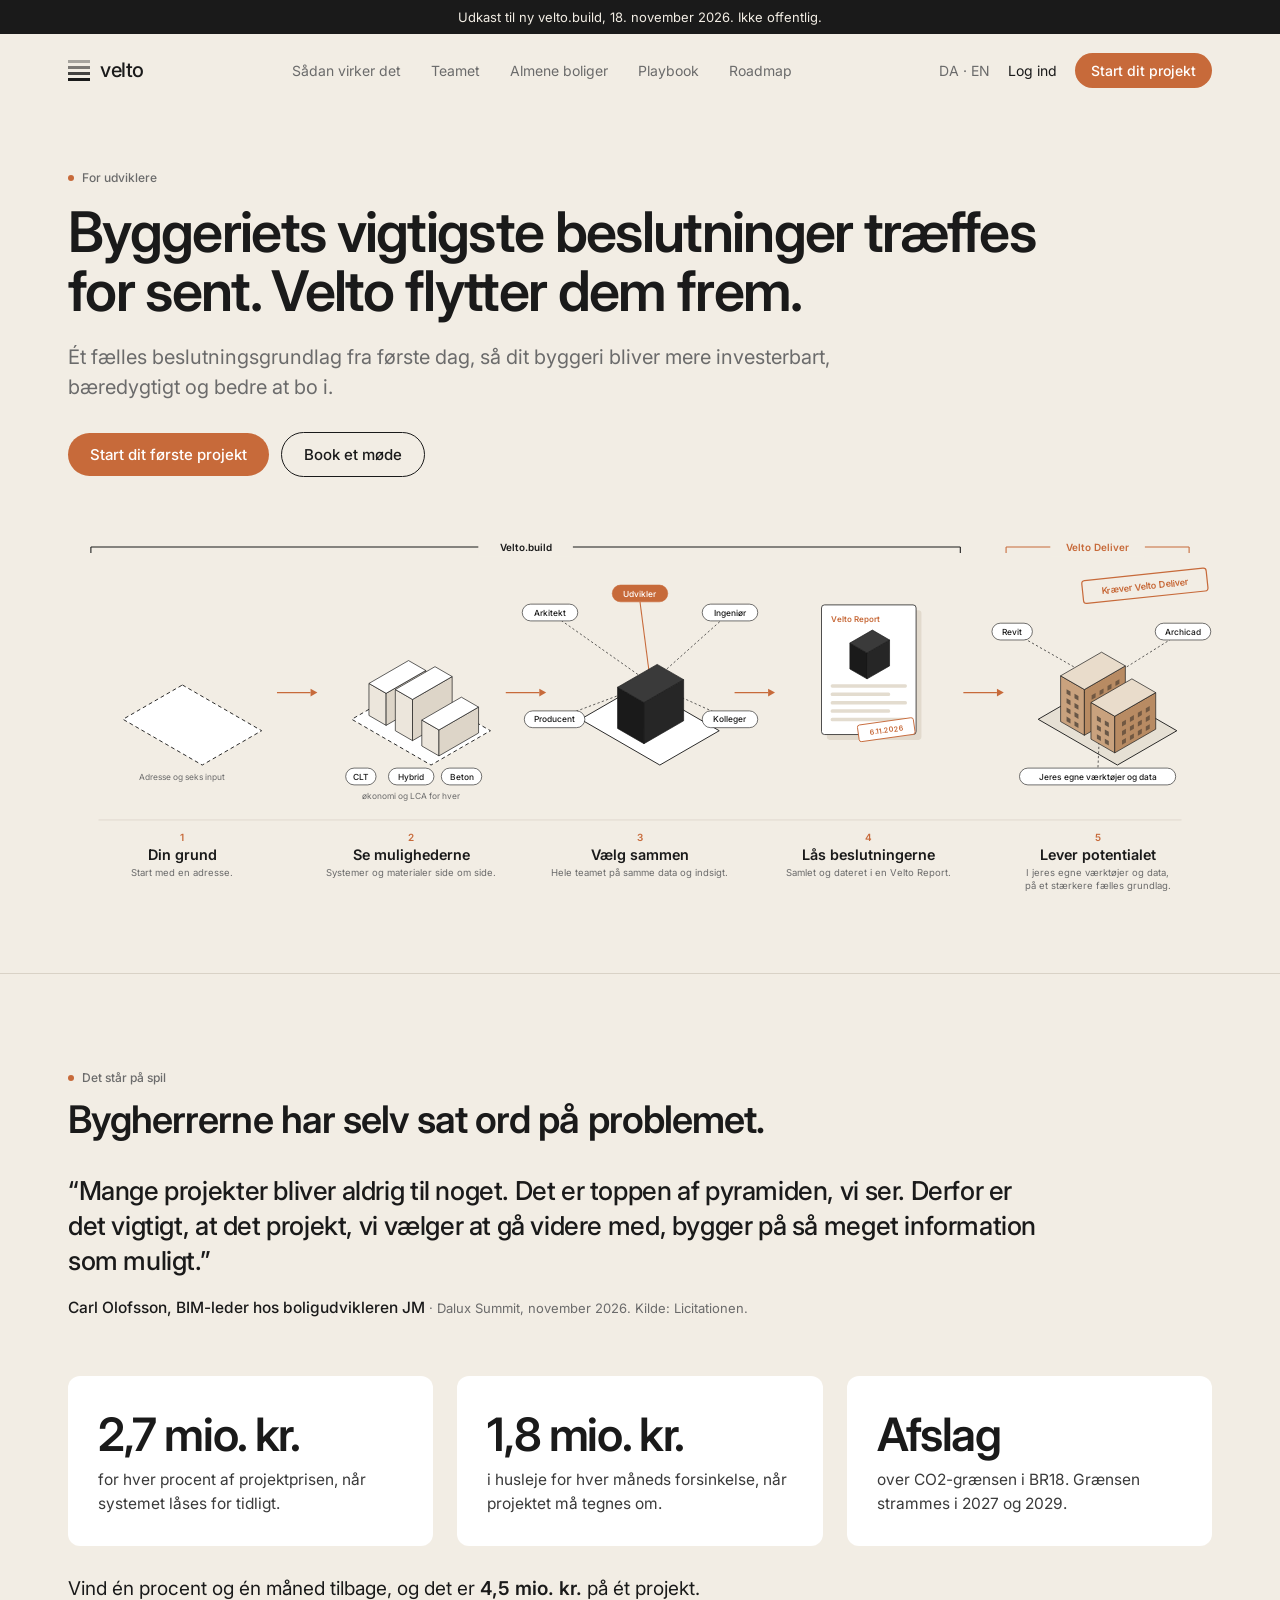
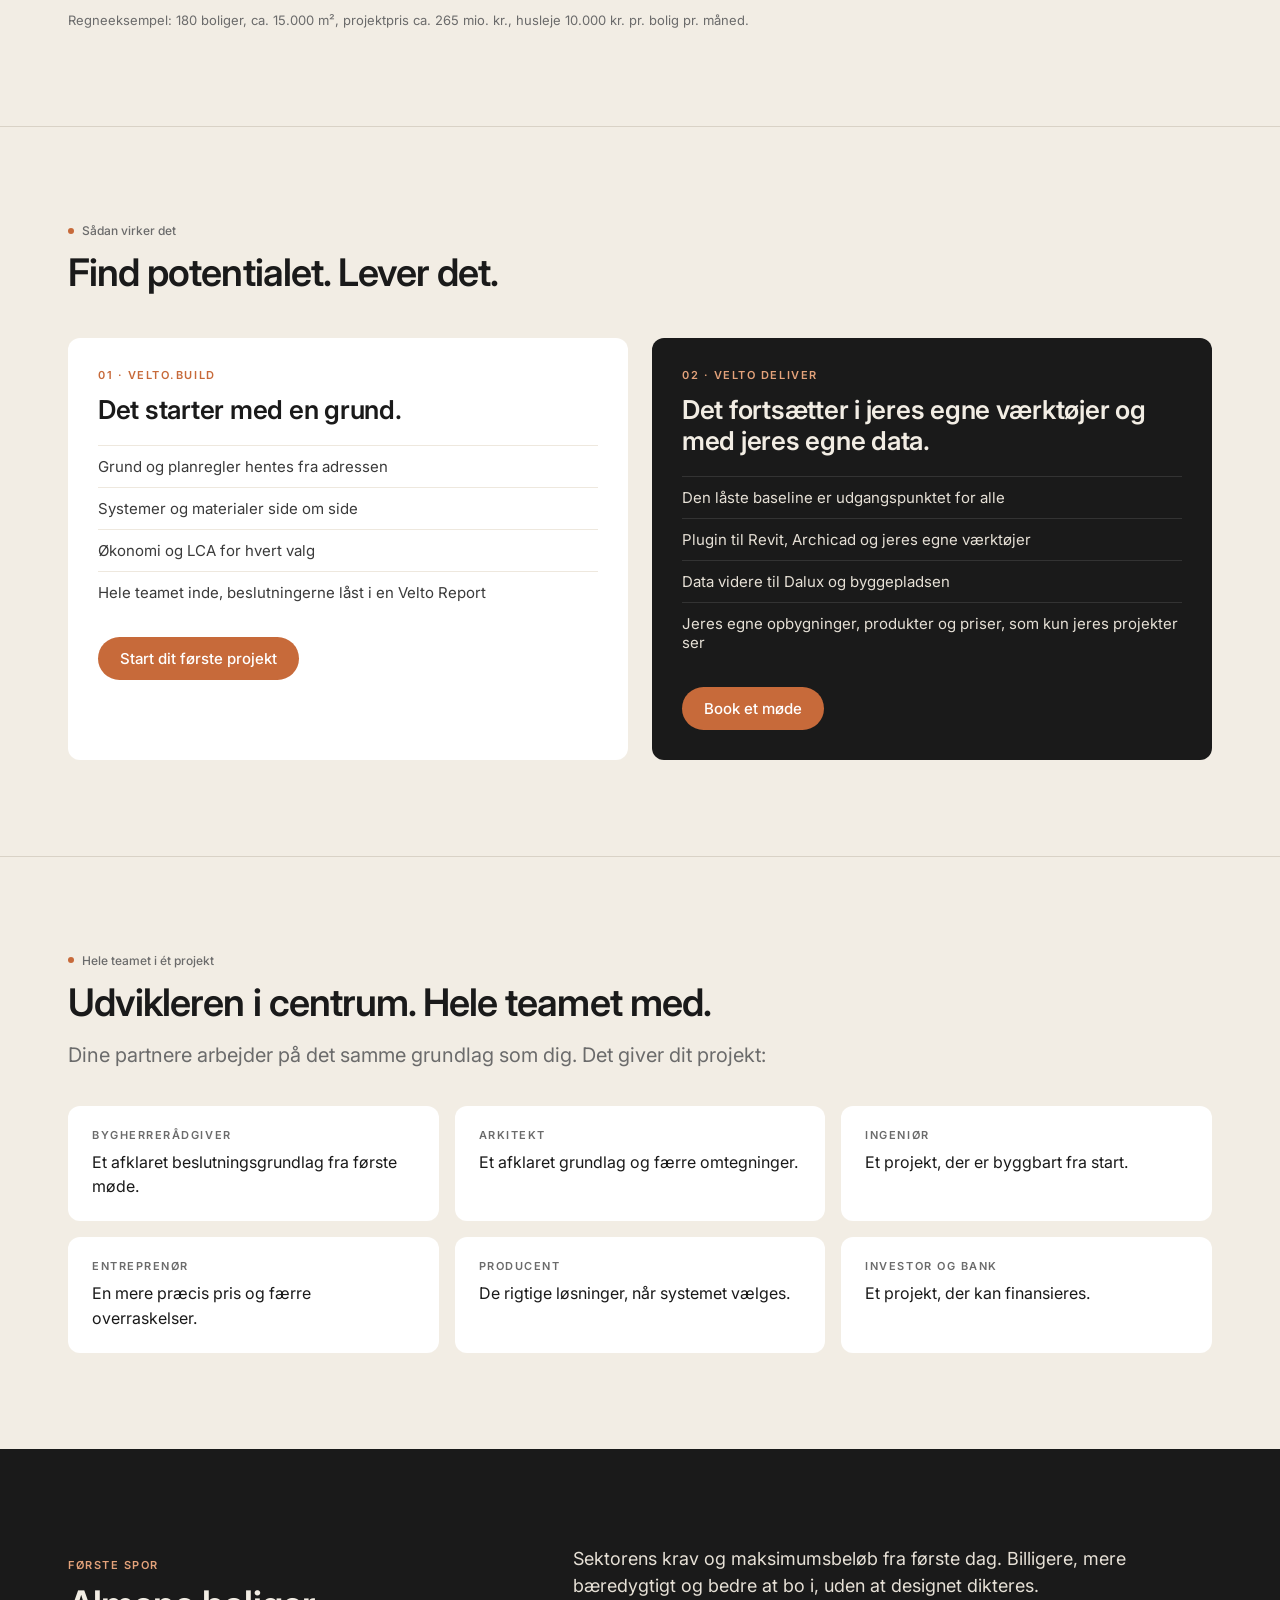
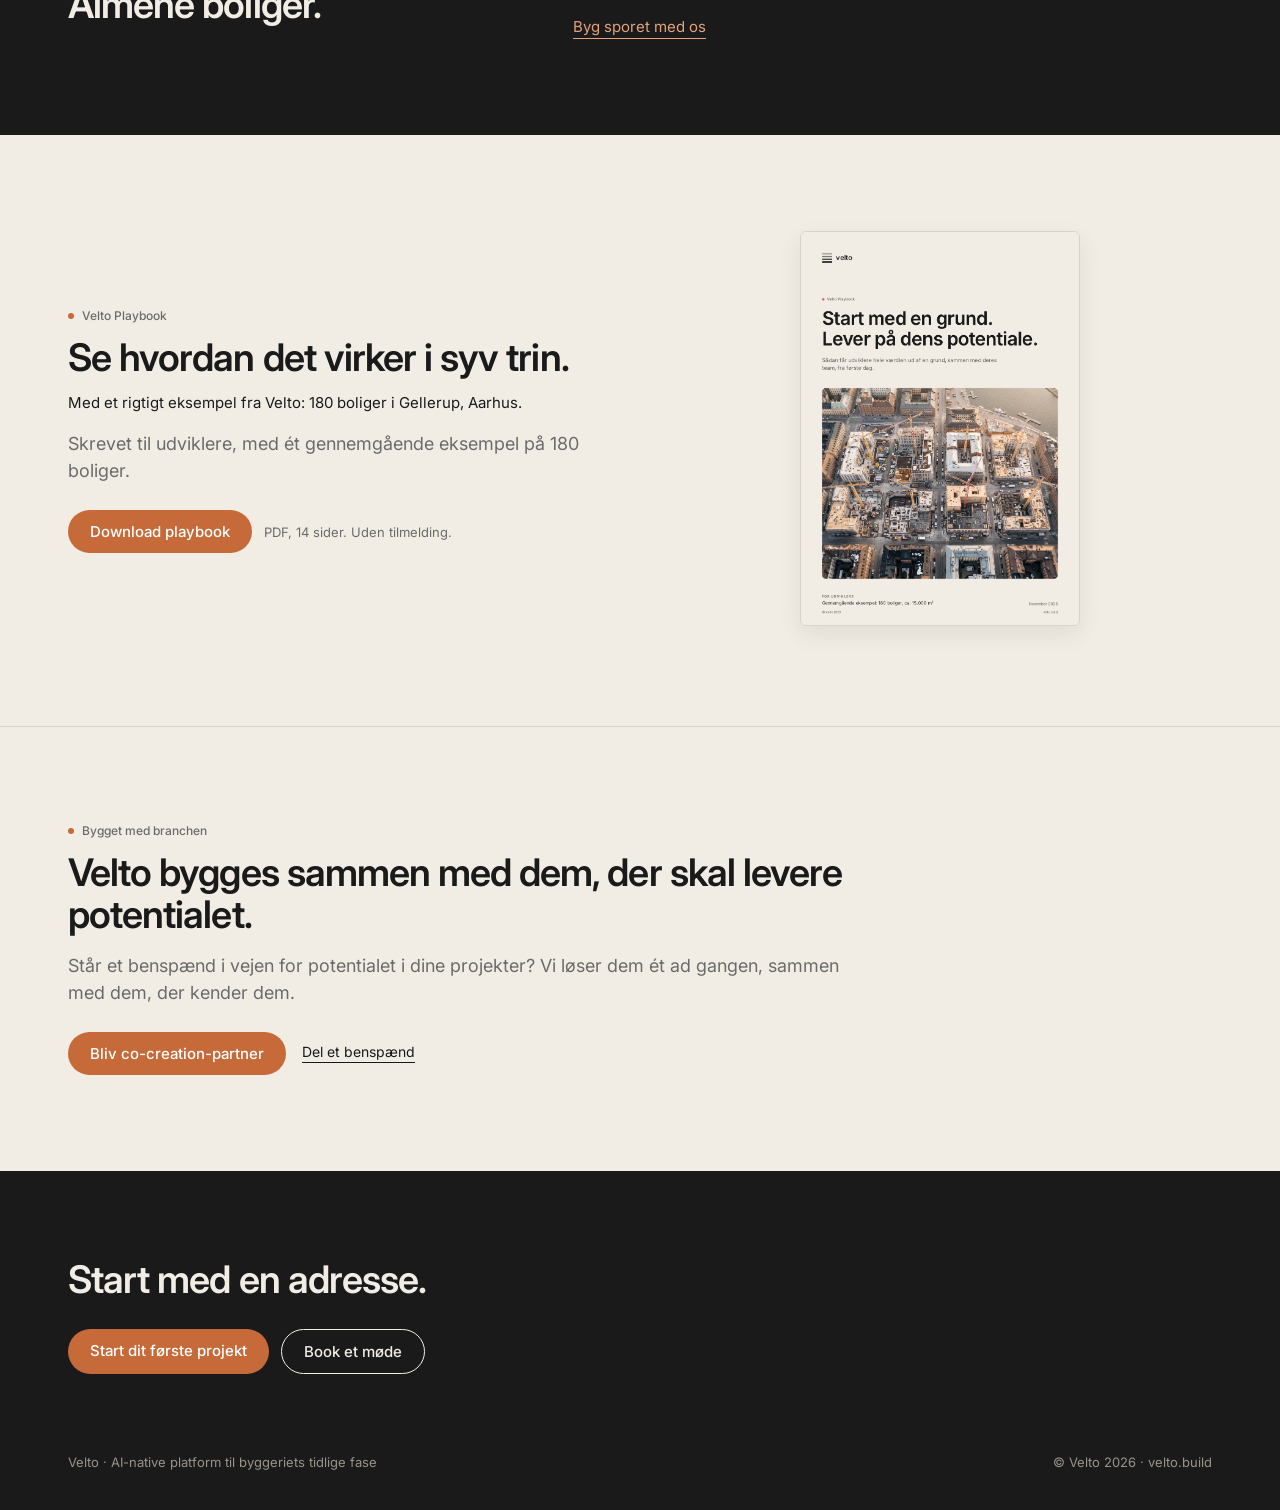
<file: index.html>
<!doctype html><html lang="da"><head><meta charset="utf-8"><meta name="robots" content="noindex,nofollow"><meta name="viewport" content="width=device-width,initial-scale=1"><title>Velto</title>
<link href="https://fonts.googleapis.com/css2?family=Inter:wght@400;500;600&display=swap" rel="stylesheet">
<style>
:root{--bg:#F2EDE4;--ink:#1A1A1A;--body:#3A3A3A;--muted:#6B6B6B;--ochre:#C76A3A;--line:#D9D2C6}
*{box-sizing:border-box;margin:0;padding:0} body{font-family:Inter,sans-serif;background:var(--bg);color:var(--ink);-webkit-font-smoothing:antialiased}
a{color:inherit;text-decoration:none}
.draft{background:#1A1A1A;color:#F2EDE4;font-size:13px;text-align:center;padding:9px}
.w{max-width:1240px;margin:0 auto;padding:0 48px}
nav .w{display:flex;align-items:center;justify-content:space-between;height:72px}
.logo{display:flex;align-items:center;gap:10px;font-size:20px;font-weight:500;letter-spacing:-.02em}
.bars{display:flex;flex-direction:column;gap:3px} .bars span{display:block;width:22px;height:3px;background:var(--ink)}
.bars span:nth-child(1){opacity:.35}.bars span:nth-child(2){opacity:.55}.bars span:nth-child(3){opacity:.8}
.links{display:flex;gap:30px;font-size:14px;color:var(--muted)} .right{display:flex;gap:18px;align-items:center;font-size:14px}
.btn{display:inline-block;background:var(--ochre);color:#fff;font-weight:500;font-size:15px;padding:12px 22px;border-radius:999px}
.btn.o{background:transparent;color:var(--ink);border:1px solid var(--ink)} .btn.s{padding:9px 16px;font-size:14px}
.eb{font-size:12px;color:var(--muted);display:flex;gap:8px;align-items:center;font-weight:500} .eb:before{content:"";width:6px;height:6px;border-radius:50%;background:var(--ochre)}
h1{font-size:56px;font-weight:600;letter-spacing:-.03em;line-height:1.06;max-width:980px}
h2{font-size:38px;font-weight:600;letter-spacing:-.025em;line-height:1.1;max-width:860px}
h3{font-size:19px;font-weight:600;letter-spacing:-.01em}
.lead{font-size:20px;line-height:1.5;color:var(--muted);max-width:780px}
p{font-size:15.5px;line-height:1.55;color:var(--body)}
section{padding:96px 0;border-top:1px solid var(--line)}
.card{background:#fff;border-radius:12px;padding:30px}
.stat b{display:block;font-size:46px;font-weight:600;letter-spacing:-.03em}
ul{list-style:none} li{font-size:15px;padding:11px 0;border-top:1px solid #EEE8DE;color:var(--body)}
.caps{font-size:11px;font-weight:600;letter-spacing:.14em;text-transform:uppercase}
blockquote{font-size:30px;line-height:1.35;letter-spacing:-.015em;font-weight:500;max-width:980px}
.model-mob{display:none}
@media (max-width:900px){
 .w{padding:0 20px} nav .w{height:60px} .links{display:none} .right>span:first-child{display:none}
 h1{font-size:36px} h2{font-size:28px} .lead{font-size:17px} section{padding:56px 0} header{padding:36px 0 8px!important}
 blockquote{font-size:22px} .card{padding:22px} .stat b{font-size:36px}
 [style*="grid-template-columns"]{grid-template-columns:1fr!important;gap:16px!important}
 [style*="display:flex"]{flex-wrap:wrap}
 .model-desk{display:none} .model-mob{display:block}
 img{max-width:70%;height:auto} footer{padding:56px 0 28px!important}
}
.out{border-top:2px solid var(--ink);padding-top:10px} .out b{font-size:15px;font-weight:600}</style></head><body>
<div class="draft">Udkast til ny velto.build, 18. november 2026. Ikke offentlig.</div>
<nav><div class="w"><div class="logo"><div class="bars"><span></span><span></span><span></span><span></span></div>velto</div>
<div class="links"><a href="#saadan">Sådan virker det</a><a href="#teamet">Teamet</a><a href="#almene">Almene boliger</a><a href="velto-playbook.pdf" target="_blank">Playbook</a><a href="#branchen">Roadmap</a></div>
<div class="right"><span style="color:var(--muted)">DA · EN</span><a href="https://app.velto.build/login">Log ind</a><a class="btn s" href="https://app.velto.build/signup">Start dit projekt</a></div></div></nav>

<header style="padding:64px 0 24px"><div class="w">
<div class="eb">For udviklere</div>
<h1 style="margin-top:18px">Byggeriets vigtigste beslutninger træffes for sent. Velto flytter dem frem.</h1>
<p class="lead" style="margin-top:20px">Ét fælles beslutningsgrundlag fra første dag, så dit byggeri bliver mere investerbart, bæredygtigt og bedre at bo i.</p>
<div style="display:flex;gap:12px;margin-top:30px;align-items:center"><a class="btn" href="https://app.velto.build/signup">Start dit første projekt</a><a class="btn o" href="mailto:filip@velto.build?subject=M%C3%B8de%20om%20Velto">Book et møde</a></div>
<div class="model-desk" style="margin-top:44px"><svg xmlns="http://www.w3.org/2000/svg" viewBox="0 0 1500 520" width="100%"><rect width="100%" fill="#F2EDE4"/><line x1="30" y1="34" x2="1170" y2="34" stroke="#1A1A1A" stroke-width="1.4"/><line x1="30" y1="34" x2="30" y2="42" stroke="#1A1A1A" stroke-width="1.4"/><line x1="1170" y1="34" x2="1170" y2="42" stroke="#1A1A1A" stroke-width="1.4"/><rect x="538.0" y="22" width="124" height="24" fill="#F2EDE4"/><text x="600.0" y="39" text-anchor="middle" font-family="Inter" font-size="13" font-weight="600" fill="#1A1A1A">Velto.build</text><line x1="1230" y1="34" x2="1470" y2="34" stroke="#C76A3A" stroke-width="1.4"/><line x1="1230" y1="34" x2="1230" y2="42" stroke="#C76A3A" stroke-width="1.4"/><line x1="1470" y1="34" x2="1470" y2="42" stroke="#C76A3A" stroke-width="1.4"/><rect x="1288.0" y="22" width="124" height="24" fill="#F2EDE4"/><text x="1350.0" y="39" text-anchor="middle" font-family="Inter" font-size="13" font-weight="600" fill="#C76A3A">Velto Deliver</text><polygon points="150.0,215.0 253.9,275.0 176.0,320.0 72.1,260.0" fill="#FFFFFF" stroke="#1A1A1A" stroke-width="1.2" stroke-dasharray="5 4"/><text x="150" y="340" text-anchor="middle" font-family="Inter" font-size="11" fill="#6B6B6B">Adresse og seks input</text><polygon points="450.0,215.0 553.9,275.0 476.0,320.0 372.1,260.0" fill="#FFFFFF" stroke="#1A1A1A" stroke-width="1.2" stroke-dasharray="5 4"/><polygon points="394.6,255.0 417.1,268.0 417.1,226.0 394.6,213.0" fill="#ECE6DC" stroke="#1A1A1A" stroke-width="0.9" stroke-linejoin="round"/><polygon points="469.1,238.0 417.1,268.0 417.1,226.0 469.1,196.0" fill="#DDD5C8" stroke="#1A1A1A" stroke-width="0.9" stroke-linejoin="round"/><polygon points="446.5,183.0 469.1,196.0 417.1,226.0 394.6,213.0" fill="#FFFFFF" stroke="#1A1A1A" stroke-width="0.9" stroke-linejoin="round"/><polygon points="429.2,275.0 451.7,288.0 451.7,234.0 429.2,221.0" fill="#ECE6DC" stroke="#1A1A1A" stroke-width="0.9" stroke-linejoin="round"/><polygon points="503.7,258.0 451.7,288.0 451.7,234.0 503.7,204.0" fill="#DDD5C8" stroke="#1A1A1A" stroke-width="0.9" stroke-linejoin="round"/><polygon points="481.2,191.0 503.7,204.0 451.7,234.0 429.2,221.0" fill="#FFFFFF" stroke="#1A1A1A" stroke-width="0.9" stroke-linejoin="round"/><polygon points="463.9,295.0 486.4,308.0 486.4,274.0 463.9,261.0" fill="#ECE6DC" stroke="#1A1A1A" stroke-width="0.9" stroke-linejoin="round"/><polygon points="538.3,278.0 486.4,308.0 486.4,274.0 538.3,244.0" fill="#DDD5C8" stroke="#1A1A1A" stroke-width="0.9" stroke-linejoin="round"/><polygon points="515.8,231.0 538.3,244.0 486.4,274.0 463.9,261.0" fill="#FFFFFF" stroke="#1A1A1A" stroke-width="0.9" stroke-linejoin="round"/><rect x="364.1" y="324" width="39.8" height="22" rx="11" fill="#FFFFFF" stroke="#1A1A1A" stroke-width="0.8"/><text x="384" y="339" text-anchor="middle" font-family="Inter" font-size="11" font-weight="500" fill="#1A1A1A">CLT</text><rect x="420.2" y="324" width="59.6" height="22" rx="11" fill="#FFFFFF" stroke="#1A1A1A" stroke-width="0.8"/><text x="450" y="339" text-anchor="middle" font-family="Inter" font-size="11" font-weight="500" fill="#1A1A1A">Hybrid</text><rect x="489.5" y="324" width="53.0" height="22" rx="11" fill="#FFFFFF" stroke="#1A1A1A" stroke-width="0.8"/><text x="516" y="339" text-anchor="middle" font-family="Inter" font-size="11" font-weight="500" fill="#1A1A1A">Beton</text><text x="450" y="365" text-anchor="middle" font-family="Inter" font-size="11" fill="#6B6B6B">økonomi og LCA for hver</text><polygon points="750.0,215.0 853.9,275.0 776.0,320.0 672.1,260.0" fill="#FFFFFF" stroke="#1A1A1A" stroke-width="1.2" /><line x1="632" y1="120" x2="763.9" y2="213.0" stroke="#1A1A1A" stroke-width="0.9" stroke-dasharray="3 3"/><line x1="868" y1="120" x2="763.9" y2="213.0" stroke="#1A1A1A" stroke-width="0.9" stroke-dasharray="3 3"/><line x1="638" y1="260" x2="763.9" y2="213.0" stroke="#1A1A1A" stroke-width="0.9" stroke-dasharray="3 3"/><line x1="868" y1="260" x2="763.9" y2="213.0" stroke="#1A1A1A" stroke-width="0.9" stroke-dasharray="3 3"/><line x1="750" y1="106" x2="763.9" y2="213.0" stroke="#C76A3A" stroke-width="1.4"/><polygon points="720.6,272.0 755.2,292.0 755.2,238.0 720.6,218.0" fill="#1A1A1A" stroke="#1A1A1A" stroke-width="0.9" stroke-linejoin="round"/><polygon points="807.2,262.0 755.2,292.0 755.2,238.0 807.2,208.0" fill="#262626" stroke="#1A1A1A" stroke-width="0.9" stroke-linejoin="round"/><polygon points="772.5,188.0 807.2,208.0 755.2,238.0 720.6,218.0" fill="#3A3A3A" stroke="#1A1A1A" stroke-width="0.9" stroke-linejoin="round"/><rect x="595.6" y="109" width="72.8" height="22" rx="11" fill="#FFFFFF" stroke="#1A1A1A" stroke-width="0.8"/><text x="632" y="124" text-anchor="middle" font-family="Inter" font-size="11" font-weight="500" fill="#1A1A1A">Arkitekt</text><rect x="831.6" y="109" width="72.8" height="22" rx="11" fill="#FFFFFF" stroke="#1A1A1A" stroke-width="0.8"/><text x="868" y="124" text-anchor="middle" font-family="Inter" font-size="11" font-weight="500" fill="#1A1A1A">Ingeniør</text><rect x="598.3" y="249" width="79.4" height="22" rx="11" fill="#FFFFFF" stroke="#1A1A1A" stroke-width="0.8"/><text x="638" y="264" text-anchor="middle" font-family="Inter" font-size="11" font-weight="500" fill="#1A1A1A">Producent</text><rect x="831.6" y="249" width="72.8" height="22" rx="11" fill="#FFFFFF" stroke="#1A1A1A" stroke-width="0.8"/><text x="868" y="264" text-anchor="middle" font-family="Inter" font-size="11" font-weight="500" fill="#1A1A1A">Kolleger</text><rect x="713.6" y="84" width="72.8" height="22" rx="11" fill="#C76A3A" stroke="#C76A3A" stroke-width="0.8"/><text x="750" y="99" text-anchor="middle" font-family="Inter" font-size="11" font-weight="500" fill="#FFFFFF">Udvikler</text><rect x="995" y="117" width="124" height="170" rx="4" fill="#E2DACD"/><rect x="988" y="110" width="124" height="170" rx="4" fill="#FFFFFF" stroke="#1A1A1A" stroke-width="1"/><text x="1000" y="132" font-family="Inter" font-size="10.5" font-weight="600" fill="#C76A3A">Velto Report</text><polygon points="1025.2,194.0 1047.7,207.0 1047.7,173.0 1025.2,160.0" fill="#1A1A1A" stroke="#1A1A1A" stroke-width="0.9" stroke-linejoin="round"/><polygon points="1077.2,190.0 1047.7,207.0 1047.7,173.0 1077.2,156.0" fill="#262626" stroke="#1A1A1A" stroke-width="0.9" stroke-linejoin="round"/><polygon points="1054.7,143.0 1077.2,156.0 1047.7,173.0 1025.2,160.0" fill="#3A3A3A" stroke="#1A1A1A" stroke-width="0.9" stroke-linejoin="round"/><rect x="1000" y="214" width="100" height="4.5" rx="2" fill="#E3DCCF"/><rect x="1000" y="225" width="78" height="4.5" rx="2" fill="#E3DCCF"/><rect x="1000" y="236" width="100" height="4.5" rx="2" fill="#E3DCCF"/><rect x="1000" y="247" width="78" height="4.5" rx="2" fill="#E3DCCF"/><rect x="1000" y="258" width="100" height="4.5" rx="2" fill="#E3DCCF"/><g transform="rotate(-8 1106 272)"><rect x="1036" y="258" width="74" height="22" rx="3" fill="#FFFFFF" stroke="#C76A3A" stroke-width="1.2"/><text x="1073" y="273" text-anchor="middle" font-family="Inter" font-size="9.5" font-weight="600" fill="#C76A3A">6.11.2026</text></g><polygon points="1350.0,215.0 1453.9,275.0 1376.0,320.0 1272.1,260.0" fill="#E6E0D4" stroke="#1A1A1A" stroke-width="1.2" /><line x1="1238" y1="145" x2="1355.2" y2="212.0" stroke="#1A1A1A" stroke-width="0.9" stroke-dasharray="3 3"/><line x1="1462" y1="145" x2="1355.2" y2="212.0" stroke="#1A1A1A" stroke-width="0.9" stroke-dasharray="3 3"/><line x1="1350" y1="335" x2="1355.2" y2="212.0" stroke="#1A1A1A" stroke-width="0.9" stroke-dasharray="3 3"/><polygon points="1301.5,263.0 1332.7,281.0 1332.7,221.0 1301.5,203.0" fill="#C9A27E" stroke="#1A1A1A" stroke-width="0.9" stroke-linejoin="round"/><polygon points="1386.4,250.0 1332.7,281.0 1332.7,221.0 1386.4,190.0" fill="#B88B63" stroke="#1A1A1A" stroke-width="0.9" stroke-linejoin="round"/><polygon points="1355.2,172.0 1386.4,190.0 1332.7,221.0 1301.5,203.0" fill="#E9DCCB" stroke="#1A1A1A" stroke-width="0.9" stroke-linejoin="round"/><polygon points="1309.3,262.5 1314.5,265.5 1314.5,259.5 1309.3,256.5" fill="#1A1A1A" opacity=".55"/><polygon points="1319.7,268.5 1324.9,271.5 1324.9,265.5 1319.7,262.5" fill="#1A1A1A" opacity=".55"/><polygon points="1378.6,249.5 1373.4,252.5 1373.4,246.5 1378.6,243.5" fill="#1A1A1A" opacity=".45"/><polygon points="1368.2,255.5 1363.0,258.5 1363.0,252.5 1368.2,249.5" fill="#1A1A1A" opacity=".45"/><polygon points="1357.8,261.5 1352.6,264.5 1352.6,258.5 1357.8,255.5" fill="#1A1A1A" opacity=".45"/><polygon points="1347.4,267.5 1342.2,270.5 1342.2,264.5 1347.4,261.5" fill="#1A1A1A" opacity=".45"/><polygon points="1309.3,250.5 1314.5,253.5 1314.5,247.5 1309.3,244.5" fill="#1A1A1A" opacity=".55"/><polygon points="1319.7,256.5 1324.9,259.5 1324.9,253.5 1319.7,250.5" fill="#1A1A1A" opacity=".55"/><polygon points="1378.6,237.5 1373.4,240.5 1373.4,234.5 1378.6,231.5" fill="#1A1A1A" opacity=".45"/><polygon points="1368.2,243.5 1363.0,246.5 1363.0,240.5 1368.2,237.5" fill="#1A1A1A" opacity=".45"/><polygon points="1357.8,249.5 1352.6,252.5 1352.6,246.5 1357.8,243.5" fill="#1A1A1A" opacity=".45"/><polygon points="1347.4,255.5 1342.2,258.5 1342.2,252.5 1347.4,249.5" fill="#1A1A1A" opacity=".45"/><polygon points="1309.3,238.5 1314.5,241.5 1314.5,235.5 1309.3,232.5" fill="#1A1A1A" opacity=".55"/><polygon points="1319.7,244.5 1324.9,247.5 1324.9,241.5 1319.7,238.5" fill="#1A1A1A" opacity=".55"/><polygon points="1378.6,225.5 1373.4,228.5 1373.4,222.5 1378.6,219.5" fill="#1A1A1A" opacity=".45"/><polygon points="1368.2,231.5 1363.0,234.5 1363.0,228.5 1368.2,225.5" fill="#1A1A1A" opacity=".45"/><polygon points="1357.8,237.5 1352.6,240.5 1352.6,234.5 1357.8,231.5" fill="#1A1A1A" opacity=".45"/><polygon points="1347.4,243.5 1342.2,246.5 1342.2,240.5 1347.4,237.5" fill="#1A1A1A" opacity=".45"/><polygon points="1309.3,226.5 1314.5,229.5 1314.5,223.5 1309.3,220.5" fill="#1A1A1A" opacity=".55"/><polygon points="1319.7,232.5 1324.9,235.5 1324.9,229.5 1319.7,226.5" fill="#1A1A1A" opacity=".55"/><polygon points="1378.6,213.5 1373.4,216.5 1373.4,210.5 1378.6,207.5" fill="#1A1A1A" opacity=".45"/><polygon points="1368.2,219.5 1363.0,222.5 1363.0,216.5 1368.2,213.5" fill="#1A1A1A" opacity=".45"/><polygon points="1357.8,225.5 1352.6,228.5 1352.6,222.5 1357.8,219.5" fill="#1A1A1A" opacity=".45"/><polygon points="1347.4,231.5 1342.2,234.5 1342.2,228.5 1347.4,225.5" fill="#1A1A1A" opacity=".45"/><polygon points="1341.3,286.0 1372.5,304.0 1372.5,256.0 1341.3,238.0" fill="#C9A27E" stroke="#1A1A1A" stroke-width="0.9" stroke-linejoin="round"/><polygon points="1426.2,273.0 1372.5,304.0 1372.5,256.0 1426.2,225.0" fill="#B88B63" stroke="#1A1A1A" stroke-width="0.9" stroke-linejoin="round"/><polygon points="1395.0,207.0 1426.2,225.0 1372.5,256.0 1341.3,238.0" fill="#E9DCCB" stroke="#1A1A1A" stroke-width="0.9" stroke-linejoin="round"/><polygon points="1349.1,285.5 1354.3,288.5 1354.3,282.5 1349.1,279.5" fill="#1A1A1A" opacity=".55"/><polygon points="1359.5,291.5 1364.7,294.5 1364.7,288.5 1359.5,285.5" fill="#1A1A1A" opacity=".55"/><polygon points="1418.4,272.5 1413.2,275.5 1413.2,269.5 1418.4,266.5" fill="#1A1A1A" opacity=".45"/><polygon points="1408.0,278.5 1402.8,281.5 1402.8,275.5 1408.0,272.5" fill="#1A1A1A" opacity=".45"/><polygon points="1397.6,284.5 1392.4,287.5 1392.4,281.5 1397.6,278.5" fill="#1A1A1A" opacity=".45"/><polygon points="1387.2,290.5 1382.0,293.5 1382.0,287.5 1387.2,284.5" fill="#1A1A1A" opacity=".45"/><polygon points="1349.1,273.5 1354.3,276.5 1354.3,270.5 1349.1,267.5" fill="#1A1A1A" opacity=".55"/><polygon points="1359.5,279.5 1364.7,282.5 1364.7,276.5 1359.5,273.5" fill="#1A1A1A" opacity=".55"/><polygon points="1418.4,260.5 1413.2,263.5 1413.2,257.5 1418.4,254.5" fill="#1A1A1A" opacity=".45"/><polygon points="1408.0,266.5 1402.8,269.5 1402.8,263.5 1408.0,260.5" fill="#1A1A1A" opacity=".45"/><polygon points="1397.6,272.5 1392.4,275.5 1392.4,269.5 1397.6,266.5" fill="#1A1A1A" opacity=".45"/><polygon points="1387.2,278.5 1382.0,281.5 1382.0,275.5 1387.2,272.5" fill="#1A1A1A" opacity=".45"/><polygon points="1349.1,261.5 1354.3,264.5 1354.3,258.5 1349.1,255.5" fill="#1A1A1A" opacity=".55"/><polygon points="1359.5,267.5 1364.7,270.5 1364.7,264.5 1359.5,261.5" fill="#1A1A1A" opacity=".55"/><polygon points="1418.4,248.5 1413.2,251.5 1413.2,245.5 1418.4,242.5" fill="#1A1A1A" opacity=".45"/><polygon points="1408.0,254.5 1402.8,257.5 1402.8,251.5 1408.0,248.5" fill="#1A1A1A" opacity=".45"/><polygon points="1397.6,260.5 1392.4,263.5 1392.4,257.5 1397.6,254.5" fill="#1A1A1A" opacity=".45"/><polygon points="1387.2,266.5 1382.0,269.5 1382.0,263.5 1387.2,260.5" fill="#1A1A1A" opacity=".45"/><rect x="1211.5" y="134" width="53.0" height="22" rx="11" fill="#FFFFFF" stroke="#1A1A1A" stroke-width="0.8"/><text x="1238" y="149" text-anchor="middle" font-family="Inter" font-size="11" font-weight="500" fill="#1A1A1A">Revit</text><rect x="1425.6" y="134" width="72.8" height="22" rx="11" fill="#FFFFFF" stroke="#1A1A1A" stroke-width="0.8"/><text x="1462" y="149" text-anchor="middle" font-family="Inter" font-size="11" font-weight="500" fill="#1A1A1A">Archicad</text><rect x="1247.6" y="324" width="204.8" height="22" rx="11" fill="#FFFFFF" stroke="#1A1A1A" stroke-width="0.8"/><text x="1350" y="339" text-anchor="middle" font-family="Inter" font-size="11" font-weight="500" fill="#1A1A1A">Jeres egne værktøjer og data</text><g transform="rotate(-6 1412 85)"><rect x="1330" y="70" width="164" height="30" rx="4" fill="#F2EDE4" stroke="#C76A3A" stroke-width="1.6"/><text x="1412" y="90" text-anchor="middle" font-family="Inter" font-size="12" font-weight="600" fill="#C76A3A">Kræver Velto Deliver</text></g><line x1="274" y1="225" x2="318" y2="225" stroke="#C76A3A" stroke-width="1.6"/><polygon points="318,220 327,225 318,230" fill="#C76A3A"/><line x1="574" y1="225" x2="618" y2="225" stroke="#C76A3A" stroke-width="1.6"/><polygon points="618,220 627,225 618,230" fill="#C76A3A"/><line x1="874" y1="225" x2="918" y2="225" stroke="#C76A3A" stroke-width="1.6"/><polygon points="918,220 927,225 918,230" fill="#C76A3A"/><line x1="1174" y1="225" x2="1218" y2="225" stroke="#C76A3A" stroke-width="1.6"/><polygon points="1218,220 1227,225 1218,230" fill="#C76A3A"/><line x1="40" y1="392" x2="1460" y2="392" stroke="#D9D2C6" stroke-width="1"/><text x="150" y="420" text-anchor="middle" font-family="Inter" font-size="13" font-weight="600" fill="#C76A3A">1</text><text x="150" y="444" text-anchor="middle" font-family="Inter" font-size="19" font-weight="600" fill="#1A1A1A">Din grund</text><text x="150" y="466" text-anchor="middle" font-family="Inter" font-size="12.5" fill="#6B6B6B">Start med en adresse.</text><text x="450" y="420" text-anchor="middle" font-family="Inter" font-size="13" font-weight="600" fill="#C76A3A">2</text><text x="450" y="444" text-anchor="middle" font-family="Inter" font-size="19" font-weight="600" fill="#1A1A1A">Se mulighederne</text><text x="450" y="466" text-anchor="middle" font-family="Inter" font-size="12.5" fill="#6B6B6B">Systemer og materialer side om side.</text><text x="750" y="420" text-anchor="middle" font-family="Inter" font-size="13" font-weight="600" fill="#C76A3A">3</text><text x="750" y="444" text-anchor="middle" font-family="Inter" font-size="19" font-weight="600" fill="#1A1A1A">Vælg sammen</text><text x="750" y="466" text-anchor="middle" font-family="Inter" font-size="12.5" fill="#6B6B6B">Hele teamet på samme data og indsigt.</text><text x="1050" y="420" text-anchor="middle" font-family="Inter" font-size="13" font-weight="600" fill="#C76A3A">4</text><text x="1050" y="444" text-anchor="middle" font-family="Inter" font-size="19" font-weight="600" fill="#1A1A1A">Lås beslutningerne</text><text x="1050" y="466" text-anchor="middle" font-family="Inter" font-size="12.5" fill="#6B6B6B">Samlet og dateret i en Velto Report.</text><text x="1350" y="420" text-anchor="middle" font-family="Inter" font-size="13" font-weight="600" fill="#C76A3A">5</text><text x="1350" y="444" text-anchor="middle" font-family="Inter" font-size="19" font-weight="600" fill="#1A1A1A">Lever potentialet</text><text x="1350" y="466" text-anchor="middle" font-family="Inter" font-size="12.5" fill="#6B6B6B">I jeres egne værktøjer og data,</text><text x="1350" y="483" text-anchor="middle" font-family="Inter" font-size="12.5" fill="#6B6B6B">på et stærkere fælles grundlag.</text></svg></div><div style="margin-top:28px"><div class="model-mob"><div class="caps" style="border-top:2px solid #1A1A1A;padding-top:8px">Velto.build</div><div style="padding:18px 0 26px;text-align:center"><svg style="width:100%;max-width:360px;height:auto;display:block;margin:0 auto" xmlns="http://www.w3.org/2000/svg" viewBox="-25 155 350 200"><polygon points="150.0,215.0 253.9,275.0 176.0,320.0 72.1,260.0" fill="#FFFFFF" stroke="#1A1A1A" stroke-width="1.2" stroke-dasharray="5 4"/><text x="150" y="340" text-anchor="middle" font-family="Inter" font-size="11" fill="#6B6B6B">Adresse og seks input</text></svg><div style="font-size:13px;font-weight:600;color:#C76A3A;margin-top:6px">1</div><h3 style="font-size:21px">Din grund</h3><p style="color:#6B6B6B;font-size:15px">Start med en adresse.</p></div><div style="padding:18px 0 26px;text-align:center"><svg style="width:100%;max-width:360px;height:auto;display:block;margin:0 auto" xmlns="http://www.w3.org/2000/svg" viewBox="275 145 350 230"><polygon points="450.0,215.0 553.9,275.0 476.0,320.0 372.1,260.0" fill="#FFFFFF" stroke="#1A1A1A" stroke-width="1.2" stroke-dasharray="5 4"/><polygon points="394.6,255.0 417.1,268.0 417.1,226.0 394.6,213.0" fill="#ECE6DC" stroke="#1A1A1A" stroke-width="0.9" stroke-linejoin="round"/><polygon points="469.1,238.0 417.1,268.0 417.1,226.0 469.1,196.0" fill="#DDD5C8" stroke="#1A1A1A" stroke-width="0.9" stroke-linejoin="round"/><polygon points="446.5,183.0 469.1,196.0 417.1,226.0 394.6,213.0" fill="#FFFFFF" stroke="#1A1A1A" stroke-width="0.9" stroke-linejoin="round"/><polygon points="429.2,275.0 451.7,288.0 451.7,234.0 429.2,221.0" fill="#ECE6DC" stroke="#1A1A1A" stroke-width="0.9" stroke-linejoin="round"/><polygon points="503.7,258.0 451.7,288.0 451.7,234.0 503.7,204.0" fill="#DDD5C8" stroke="#1A1A1A" stroke-width="0.9" stroke-linejoin="round"/><polygon points="481.2,191.0 503.7,204.0 451.7,234.0 429.2,221.0" fill="#FFFFFF" stroke="#1A1A1A" stroke-width="0.9" stroke-linejoin="round"/><polygon points="463.9,295.0 486.4,308.0 486.4,274.0 463.9,261.0" fill="#ECE6DC" stroke="#1A1A1A" stroke-width="0.9" stroke-linejoin="round"/><polygon points="538.3,278.0 486.4,308.0 486.4,274.0 538.3,244.0" fill="#DDD5C8" stroke="#1A1A1A" stroke-width="0.9" stroke-linejoin="round"/><polygon points="515.8,231.0 538.3,244.0 486.4,274.0 463.9,261.0" fill="#FFFFFF" stroke="#1A1A1A" stroke-width="0.9" stroke-linejoin="round"/><rect x="364.1" y="324" width="39.8" height="22" rx="11" fill="#FFFFFF" stroke="#1A1A1A" stroke-width="0.8"/><text x="384" y="339" text-anchor="middle" font-family="Inter" font-size="11" font-weight="500" fill="#1A1A1A">CLT</text><rect x="420.2" y="324" width="59.6" height="22" rx="11" fill="#FFFFFF" stroke="#1A1A1A" stroke-width="0.8"/><text x="450" y="339" text-anchor="middle" font-family="Inter" font-size="11" font-weight="500" fill="#1A1A1A">Hybrid</text><rect x="489.5" y="324" width="53.0" height="22" rx="11" fill="#FFFFFF" stroke="#1A1A1A" stroke-width="0.8"/><text x="516" y="339" text-anchor="middle" font-family="Inter" font-size="11" font-weight="500" fill="#1A1A1A">Beton</text><text x="450" y="365" text-anchor="middle" font-family="Inter" font-size="11" fill="#6B6B6B">økonomi og LCA for hver</text></svg><div style="font-size:13px;font-weight:600;color:#C76A3A;margin-top:6px">2</div><h3 style="font-size:21px">Se mulighederne</h3><p style="color:#6B6B6B;font-size:15px">Systemer og materialer side om side.</p></div><div style="padding:18px 0 26px;text-align:center"><svg style="width:100%;max-width:360px;height:auto;display:block;margin:0 auto" xmlns="http://www.w3.org/2000/svg" viewBox="575 73 350 234"><polygon points="750.0,215.0 853.9,275.0 776.0,320.0 672.1,260.0" fill="#FFFFFF" stroke="#1A1A1A" stroke-width="1.2" /><line x1="632" y1="120" x2="763.9" y2="213.0" stroke="#1A1A1A" stroke-width="0.9" stroke-dasharray="3 3"/><line x1="868" y1="120" x2="763.9" y2="213.0" stroke="#1A1A1A" stroke-width="0.9" stroke-dasharray="3 3"/><line x1="638" y1="260" x2="763.9" y2="213.0" stroke="#1A1A1A" stroke-width="0.9" stroke-dasharray="3 3"/><line x1="868" y1="260" x2="763.9" y2="213.0" stroke="#1A1A1A" stroke-width="0.9" stroke-dasharray="3 3"/><line x1="750" y1="106" x2="763.9" y2="213.0" stroke="#C76A3A" stroke-width="1.4"/><polygon points="720.6,272.0 755.2,292.0 755.2,238.0 720.6,218.0" fill="#1A1A1A" stroke="#1A1A1A" stroke-width="0.9" stroke-linejoin="round"/><polygon points="807.2,262.0 755.2,292.0 755.2,238.0 807.2,208.0" fill="#262626" stroke="#1A1A1A" stroke-width="0.9" stroke-linejoin="round"/><polygon points="772.5,188.0 807.2,208.0 755.2,238.0 720.6,218.0" fill="#3A3A3A" stroke="#1A1A1A" stroke-width="0.9" stroke-linejoin="round"/><rect x="595.6" y="109" width="72.8" height="22" rx="11" fill="#FFFFFF" stroke="#1A1A1A" stroke-width="0.8"/><text x="632" y="124" text-anchor="middle" font-family="Inter" font-size="11" font-weight="500" fill="#1A1A1A">Arkitekt</text><rect x="831.6" y="109" width="72.8" height="22" rx="11" fill="#FFFFFF" stroke="#1A1A1A" stroke-width="0.8"/><text x="868" y="124" text-anchor="middle" font-family="Inter" font-size="11" font-weight="500" fill="#1A1A1A">Ingeniør</text><rect x="598.3" y="249" width="79.4" height="22" rx="11" fill="#FFFFFF" stroke="#1A1A1A" stroke-width="0.8"/><text x="638" y="264" text-anchor="middle" font-family="Inter" font-size="11" font-weight="500" fill="#1A1A1A">Producent</text><rect x="831.6" y="249" width="72.8" height="22" rx="11" fill="#FFFFFF" stroke="#1A1A1A" stroke-width="0.8"/><text x="868" y="264" text-anchor="middle" font-family="Inter" font-size="11" font-weight="500" fill="#1A1A1A">Kolleger</text><rect x="713.6" y="84" width="72.8" height="22" rx="11" fill="#C76A3A" stroke="#C76A3A" stroke-width="0.8"/><text x="750" y="99" text-anchor="middle" font-family="Inter" font-size="11" font-weight="500" fill="#FFFFFF">Udvikler</text></svg><div style="font-size:13px;font-weight:600;color:#C76A3A;margin-top:6px">3</div><h3 style="font-size:21px">Vælg sammen</h3><p style="color:#6B6B6B;font-size:15px">Hele teamet på samme data og indsigt.</p></div><div style="padding:18px 0 26px;text-align:center"><svg style="width:100%;max-width:360px;height:auto;display:block;margin:0 auto" xmlns="http://www.w3.org/2000/svg" viewBox="875 100 350 197"><rect x="995" y="117" width="124" height="170" rx="4" fill="#E2DACD"/><rect x="988" y="110" width="124" height="170" rx="4" fill="#FFFFFF" stroke="#1A1A1A" stroke-width="1"/><text x="1000" y="132" font-family="Inter" font-size="10.5" font-weight="600" fill="#C76A3A">Velto Report</text><polygon points="1025.2,194.0 1047.7,207.0 1047.7,173.0 1025.2,160.0" fill="#1A1A1A" stroke="#1A1A1A" stroke-width="0.9" stroke-linejoin="round"/><polygon points="1077.2,190.0 1047.7,207.0 1047.7,173.0 1077.2,156.0" fill="#262626" stroke="#1A1A1A" stroke-width="0.9" stroke-linejoin="round"/><polygon points="1054.7,143.0 1077.2,156.0 1047.7,173.0 1025.2,160.0" fill="#3A3A3A" stroke="#1A1A1A" stroke-width="0.9" stroke-linejoin="round"/><rect x="1000" y="214" width="100" height="4.5" rx="2" fill="#E3DCCF"/><rect x="1000" y="225" width="78" height="4.5" rx="2" fill="#E3DCCF"/><rect x="1000" y="236" width="100" height="4.5" rx="2" fill="#E3DCCF"/><rect x="1000" y="247" width="78" height="4.5" rx="2" fill="#E3DCCF"/><rect x="1000" y="258" width="100" height="4.5" rx="2" fill="#E3DCCF"/><g transform="rotate(-8 1106 272)"><rect x="1036" y="258" width="74" height="22" rx="3" fill="#FFFFFF" stroke="#C76A3A" stroke-width="1.2"/><text x="1073" y="273" text-anchor="middle" font-family="Inter" font-size="9.5" font-weight="600" fill="#C76A3A">6.11.2026</text></g></svg><div style="font-size:13px;font-weight:600;color:#C76A3A;margin-top:6px">4</div><h3 style="font-size:21px">Lås beslutningerne</h3><p style="color:#6B6B6B;font-size:15px">Samlet og dateret i en Velto Report.</p></div><div class="caps" style="border-top:2px solid #C76A3A;padding-top:8px;color:#C76A3A">Velto Deliver</div><div style="padding:18px 0 26px;text-align:center"><svg style="width:100%;max-width:360px;height:auto;display:block;margin:0 auto" xmlns="http://www.w3.org/2000/svg" viewBox="1175 63 350 290"><polygon points="1350.0,215.0 1453.9,275.0 1376.0,320.0 1272.1,260.0" fill="#E6E0D4" stroke="#1A1A1A" stroke-width="1.2" /><line x1="1238" y1="145" x2="1355.2" y2="212.0" stroke="#1A1A1A" stroke-width="0.9" stroke-dasharray="3 3"/><line x1="1462" y1="145" x2="1355.2" y2="212.0" stroke="#1A1A1A" stroke-width="0.9" stroke-dasharray="3 3"/><line x1="1350" y1="335" x2="1355.2" y2="212.0" stroke="#1A1A1A" stroke-width="0.9" stroke-dasharray="3 3"/><polygon points="1301.5,263.0 1332.7,281.0 1332.7,221.0 1301.5,203.0" fill="#C9A27E" stroke="#1A1A1A" stroke-width="0.9" stroke-linejoin="round"/><polygon points="1386.4,250.0 1332.7,281.0 1332.7,221.0 1386.4,190.0" fill="#B88B63" stroke="#1A1A1A" stroke-width="0.9" stroke-linejoin="round"/><polygon points="1355.2,172.0 1386.4,190.0 1332.7,221.0 1301.5,203.0" fill="#E9DCCB" stroke="#1A1A1A" stroke-width="0.9" stroke-linejoin="round"/><polygon points="1309.3,262.5 1314.5,265.5 1314.5,259.5 1309.3,256.5" fill="#1A1A1A" opacity=".55"/><polygon points="1319.7,268.5 1324.9,271.5 1324.9,265.5 1319.7,262.5" fill="#1A1A1A" opacity=".55"/><polygon points="1378.6,249.5 1373.4,252.5 1373.4,246.5 1378.6,243.5" fill="#1A1A1A" opacity=".45"/><polygon points="1368.2,255.5 1363.0,258.5 1363.0,252.5 1368.2,249.5" fill="#1A1A1A" opacity=".45"/><polygon points="1357.8,261.5 1352.6,264.5 1352.6,258.5 1357.8,255.5" fill="#1A1A1A" opacity=".45"/><polygon points="1347.4,267.5 1342.2,270.5 1342.2,264.5 1347.4,261.5" fill="#1A1A1A" opacity=".45"/><polygon points="1309.3,250.5 1314.5,253.5 1314.5,247.5 1309.3,244.5" fill="#1A1A1A" opacity=".55"/><polygon points="1319.7,256.5 1324.9,259.5 1324.9,253.5 1319.7,250.5" fill="#1A1A1A" opacity=".55"/><polygon points="1378.6,237.5 1373.4,240.5 1373.4,234.5 1378.6,231.5" fill="#1A1A1A" opacity=".45"/><polygon points="1368.2,243.5 1363.0,246.5 1363.0,240.5 1368.2,237.5" fill="#1A1A1A" opacity=".45"/><polygon points="1357.8,249.5 1352.6,252.5 1352.6,246.5 1357.8,243.5" fill="#1A1A1A" opacity=".45"/><polygon points="1347.4,255.5 1342.2,258.5 1342.2,252.5 1347.4,249.5" fill="#1A1A1A" opacity=".45"/><polygon points="1309.3,238.5 1314.5,241.5 1314.5,235.5 1309.3,232.5" fill="#1A1A1A" opacity=".55"/><polygon points="1319.7,244.5 1324.9,247.5 1324.9,241.5 1319.7,238.5" fill="#1A1A1A" opacity=".55"/><polygon points="1378.6,225.5 1373.4,228.5 1373.4,222.5 1378.6,219.5" fill="#1A1A1A" opacity=".45"/><polygon points="1368.2,231.5 1363.0,234.5 1363.0,228.5 1368.2,225.5" fill="#1A1A1A" opacity=".45"/><polygon points="1357.8,237.5 1352.6,240.5 1352.6,234.5 1357.8,231.5" fill="#1A1A1A" opacity=".45"/><polygon points="1347.4,243.5 1342.2,246.5 1342.2,240.5 1347.4,237.5" fill="#1A1A1A" opacity=".45"/><polygon points="1309.3,226.5 1314.5,229.5 1314.5,223.5 1309.3,220.5" fill="#1A1A1A" opacity=".55"/><polygon points="1319.7,232.5 1324.9,235.5 1324.9,229.5 1319.7,226.5" fill="#1A1A1A" opacity=".55"/><polygon points="1378.6,213.5 1373.4,216.5 1373.4,210.5 1378.6,207.5" fill="#1A1A1A" opacity=".45"/><polygon points="1368.2,219.5 1363.0,222.5 1363.0,216.5 1368.2,213.5" fill="#1A1A1A" opacity=".45"/><polygon points="1357.8,225.5 1352.6,228.5 1352.6,222.5 1357.8,219.5" fill="#1A1A1A" opacity=".45"/><polygon points="1347.4,231.5 1342.2,234.5 1342.2,228.5 1347.4,225.5" fill="#1A1A1A" opacity=".45"/><polygon points="1341.3,286.0 1372.5,304.0 1372.5,256.0 1341.3,238.0" fill="#C9A27E" stroke="#1A1A1A" stroke-width="0.9" stroke-linejoin="round"/><polygon points="1426.2,273.0 1372.5,304.0 1372.5,256.0 1426.2,225.0" fill="#B88B63" stroke="#1A1A1A" stroke-width="0.9" stroke-linejoin="round"/><polygon points="1395.0,207.0 1426.2,225.0 1372.5,256.0 1341.3,238.0" fill="#E9DCCB" stroke="#1A1A1A" stroke-width="0.9" stroke-linejoin="round"/><polygon points="1349.1,285.5 1354.3,288.5 1354.3,282.5 1349.1,279.5" fill="#1A1A1A" opacity=".55"/><polygon points="1359.5,291.5 1364.7,294.5 1364.7,288.5 1359.5,285.5" fill="#1A1A1A" opacity=".55"/><polygon points="1418.4,272.5 1413.2,275.5 1413.2,269.5 1418.4,266.5" fill="#1A1A1A" opacity=".45"/><polygon points="1408.0,278.5 1402.8,281.5 1402.8,275.5 1408.0,272.5" fill="#1A1A1A" opacity=".45"/><polygon points="1397.6,284.5 1392.4,287.5 1392.4,281.5 1397.6,278.5" fill="#1A1A1A" opacity=".45"/><polygon points="1387.2,290.5 1382.0,293.5 1382.0,287.5 1387.2,284.5" fill="#1A1A1A" opacity=".45"/><polygon points="1349.1,273.5 1354.3,276.5 1354.3,270.5 1349.1,267.5" fill="#1A1A1A" opacity=".55"/><polygon points="1359.5,279.5 1364.7,282.5 1364.7,276.5 1359.5,273.5" fill="#1A1A1A" opacity=".55"/><polygon points="1418.4,260.5 1413.2,263.5 1413.2,257.5 1418.4,254.5" fill="#1A1A1A" opacity=".45"/><polygon points="1408.0,266.5 1402.8,269.5 1402.8,263.5 1408.0,260.5" fill="#1A1A1A" opacity=".45"/><polygon points="1397.6,272.5 1392.4,275.5 1392.4,269.5 1397.6,266.5" fill="#1A1A1A" opacity=".45"/><polygon points="1387.2,278.5 1382.0,281.5 1382.0,275.5 1387.2,272.5" fill="#1A1A1A" opacity=".45"/><polygon points="1349.1,261.5 1354.3,264.5 1354.3,258.5 1349.1,255.5" fill="#1A1A1A" opacity=".55"/><polygon points="1359.5,267.5 1364.7,270.5 1364.7,264.5 1359.5,261.5" fill="#1A1A1A" opacity=".55"/><polygon points="1418.4,248.5 1413.2,251.5 1413.2,245.5 1418.4,242.5" fill="#1A1A1A" opacity=".45"/><polygon points="1408.0,254.5 1402.8,257.5 1402.8,251.5 1408.0,248.5" fill="#1A1A1A" opacity=".45"/><polygon points="1397.6,260.5 1392.4,263.5 1392.4,257.5 1397.6,254.5" fill="#1A1A1A" opacity=".45"/><polygon points="1387.2,266.5 1382.0,269.5 1382.0,263.5 1387.2,260.5" fill="#1A1A1A" opacity=".45"/><rect x="1211.5" y="134" width="53.0" height="22" rx="11" fill="#FFFFFF" stroke="#1A1A1A" stroke-width="0.8"/><text x="1238" y="149" text-anchor="middle" font-family="Inter" font-size="11" font-weight="500" fill="#1A1A1A">Revit</text><rect x="1425.6" y="134" width="72.8" height="22" rx="11" fill="#FFFFFF" stroke="#1A1A1A" stroke-width="0.8"/><text x="1462" y="149" text-anchor="middle" font-family="Inter" font-size="11" font-weight="500" fill="#1A1A1A">Archicad</text><rect x="1247.6" y="324" width="204.8" height="22" rx="11" fill="#FFFFFF" stroke="#1A1A1A" stroke-width="0.8"/><text x="1350" y="339" text-anchor="middle" font-family="Inter" font-size="11" font-weight="500" fill="#1A1A1A">Jeres egne værktøjer og data</text><g transform="rotate(-6 1412 85)"><rect x="1330" y="70" width="164" height="30" rx="4" fill="#F2EDE4" stroke="#C76A3A" stroke-width="1.6"/><text x="1412" y="90" text-anchor="middle" font-family="Inter" font-size="12" font-weight="600" fill="#C76A3A">Kræver Velto Deliver</text></g></svg><div style="font-size:13px;font-weight:600;color:#C76A3A;margin-top:6px">5</div><h3 style="font-size:21px">Lever potentialet</h3><p style="color:#6B6B6B;font-size:15px">I jeres egne værktøjer og data, på et stærkere fælles grundlag.</p></div></div></div>
</div></header>

<section><div class="w">
<div class="eb">Det står på spil</div>
<h2 style="margin-top:14px">Bygherrerne har selv sat ord på problemet.</h2>
<blockquote style="margin-top:32px;font-size:26px">“Mange projekter bliver aldrig til noget. Det er toppen af pyramiden, vi ser. Derfor er det vigtigt, at det projekt, vi vælger at gå videre med, bygger på så meget information som muligt.”</blockquote>
<p style="margin-top:18px;color:var(--ink);font-weight:500">Carl Olofsson, BIM-leder hos boligudvikleren JM <span style="font-weight:400;color:var(--muted);font-size:13px">· Dalux Summit, november 2026. Kilde: Licitationen.</span></p>
<div style="display:grid;grid-template-columns:repeat(3,1fr);gap:24px;margin-top:56px">
<div class="card stat"><b>2,7 mio. kr.</b><p style="margin-top:6px">for hver procent af projektprisen, når systemet låses for tidligt.</p></div>
<div class="card stat"><b>1,8 mio. kr.</b><p style="margin-top:6px">i husleje for hver måneds forsinkelse, når projektet må tegnes om.</p></div>
<div class="card stat"><b>Afslag</b><p style="margin-top:6px">over CO2-grænsen i BR18. Grænsen strammes i 2027 og 2029.</p></div>
</div>
<p style="margin-top:28px;font-size:19px;color:var(--ink)">Vind én procent og én måned tilbage, og det er <b style="font-weight:600">4,5 mio. kr.</b> på ét projekt.</p>
<p style="margin-top:6px;font-size:13px;color:var(--muted)">Regneeksempel: 180 boliger, ca. 15.000 m², projektpris ca. 265 mio. kr., husleje 10.000 kr. pr. bolig pr. måned.</p>
</div></section>

<section id="saadan"><div class="w">
<div class="eb">Sådan virker det</div>
<h2 style="margin-top:14px">Find potentialet. Lever det.</h2>
<div style="display:grid;grid-template-columns:1fr 1fr;gap:24px;margin-top:44px">
<div class="card"><div class="caps" style="color:var(--ochre)">01 · Velto.build</div><h3 style="margin-top:12px;font-size:26px">Det starter med en grund.</h3>
<ul style="margin-top:20px"><li>Grund og planregler hentes fra adressen</li><li>Systemer og materialer side om side</li><li>Økonomi og LCA for hvert valg</li><li>Hele teamet inde, beslutningerne låst i en Velto Report</li></ul>
<div style="margin-top:24px"><a class="btn" href="https://app.velto.build/signup">Start dit første projekt</a></div></div>
<div class="card" style="background:var(--ink);color:var(--bg)"><div class="caps" style="color:#E3A27A">02 · Velto Deliver</div><h3 style="margin-top:12px;font-size:26px;color:var(--bg)">Det fortsætter i jeres egne værktøjer og med jeres egne data.</h3>
<ul style="margin-top:20px"><li style="color:#E6E0D6;border-color:#333">Den låste baseline er udgangspunktet for alle</li><li style="color:#E6E0D6;border-color:#333">Plugin til Revit, Archicad og jeres egne værktøjer</li><li style="color:#E6E0D6;border-color:#333">Data videre til Dalux og byggepladsen</li><li style="color:#E6E0D6;border-color:#333">Jeres egne opbygninger, produkter og priser, som kun jeres projekter ser</li></ul>
<div style="margin-top:24px"><a class="btn" href="mailto:filip@velto.build?subject=M%C3%B8de%20om%20Velto">Book et møde</a></div></div>
</div></div></section>

<section id="teamet"><div class="w">
<div class="eb">Hele teamet i ét projekt</div>
<h2 style="margin-top:14px">Udvikleren i centrum. Hele teamet med.</h2>
<p class="lead" style="margin-top:16px">Dine partnere arbejder på det samme grundlag som dig. Det giver dit projekt:</p>
<div style="display:grid;grid-template-columns:repeat(3,1fr);gap:16px;margin-top:36px"><div class="card" style="padding:22px 24px"><div class="caps" style="color:var(--muted)">Bygherrerådgiver</div><p style="margin-top:8px;font-size:16px;color:var(--ink)">Et afklaret beslutningsgrundlag fra første møde.</p></div><div class="card" style="padding:22px 24px"><div class="caps" style="color:var(--muted)">Arkitekt</div><p style="margin-top:8px;font-size:16px;color:var(--ink)">Et afklaret grundlag og færre omtegninger.</p></div><div class="card" style="padding:22px 24px"><div class="caps" style="color:var(--muted)">Ingeniør</div><p style="margin-top:8px;font-size:16px;color:var(--ink)">Et projekt, der er byggbart fra start.</p></div><div class="card" style="padding:22px 24px"><div class="caps" style="color:var(--muted)">Entreprenør</div><p style="margin-top:8px;font-size:16px;color:var(--ink)">En mere præcis pris og færre overraskelser.</p></div><div class="card" style="padding:22px 24px"><div class="caps" style="color:var(--muted)">Producent</div><p style="margin-top:8px;font-size:16px;color:var(--ink)">De rigtige løsninger, når systemet vælges.</p></div><div class="card" style="padding:22px 24px"><div class="caps" style="color:var(--muted)">Investor og bank</div><p style="margin-top:8px;font-size:16px;color:var(--ink)">Et projekt, der kan finansieres.</p></div></div>
</div></section>

<section id="almene" style="background:var(--ink);border-top:0"><div class="w" style="display:grid;grid-template-columns:1fr 1.4fr;gap:48px;align-items:center">
<div><div class="caps" style="color:#E3A27A">Første spor</div><h2 style="margin-top:12px;color:var(--bg)">Almene boliger.</h2></div>
<div><p style="font-size:18px;color:#E6E0D6;line-height:1.5">Sektorens krav og maksimumsbeløb fra første dag. Billigere, mere bæredygtigt og bedre at bo i, uden at designet dikteres.</p>
<a href="mailto:filip@velto.build?subject=Co-creation-partner%20i%20Velto" style="display:inline-block;margin-top:18px;color:#E3A27A;border-bottom:1px solid #E3A27A;padding-bottom:2px;font-size:15px">Byg sporet med os</a></div>
</div></section>

<section id="playbook" style="border-top:0"><div class="w" style="display:grid;grid-template-columns:1fr 1fr;gap:56px;align-items:center">
<div><div class="eb">Velto Playbook</div><h2 style="margin-top:14px">Se hvordan det virker i syv trin.</h2>
<p style="margin-top:12px;font-size:15px;color:var(--ink)">Med et rigtigt eksempel fra Velto: 180 boliger i Gellerup, Aarhus.</p>
<p class="lead" style="margin-top:16px;font-size:18px">Skrevet til udviklere, med ét gennemgående eksempel på 180 boliger.</p>
<div style="display:flex;gap:12px;margin-top:26px;align-items:center"><a class="btn" href="velto-playbook.pdf" target="_blank">Download playbook</a><span style="font-size:13px;color:var(--muted)">PDF, 14 sider. Uden tilmelding.</span></div></div>
<div style="display:flex;justify-content:center"><a href="velto-playbook.pdf" target="_blank"><img src="pbcover-01.png?v=3" style="width:280px;border-radius:6px;border:1px solid var(--line);box-shadow:0 8px 24px rgba(0,0,0,.08)"></a></div>
</div></section>

<section id="branchen"><div class="w">
<div class="eb">Bygget med branchen</div><h2 style="margin-top:14px">Velto bygges sammen med dem, der skal levere potentialet.</h2>
<p class="lead" style="margin-top:16px;font-size:18px">Står et benspænd i vejen for potentialet i dine projekter? Vi løser dem ét ad gangen, sammen med dem, der kender dem.</p>
<div style="display:flex;gap:16px;margin-top:26px;align-items:center"><a class="btn" href="mailto:filip@velto.build?subject=Co-creation-partner%20i%20Velto">Bliv co-creation-partner</a><a href="https://app.velto.build/ideas" style="font-size:14px;color:var(--ink);border-bottom:1px solid var(--ink);padding-bottom:2px">Del et benspænd</a></div>
</div></section>

<footer style="background:var(--ink);color:var(--bg);padding:88px 0 40px"><div class="w">
<h2 style="color:var(--bg)">Start med en adresse.</h2>
<div style="display:flex;gap:12px;margin-top:28px"><a class="btn" href="https://app.velto.build/signup">Start dit første projekt</a><a class="btn o" style="color:var(--bg);border-color:var(--bg)" href="mailto:filip@velto.build?subject=M%C3%B8de%20om%20Velto">Book et møde</a></div>
<div style="display:flex;justify-content:space-between;margin-top:80px;font-size:13px;color:#9A938A;gap:12px"><span>Velto · AI-native platform til byggeriets tidlige fase</span><span>© Velto 2026 · velto.build</span></div>
</div></footer>
</body></html>
</file>
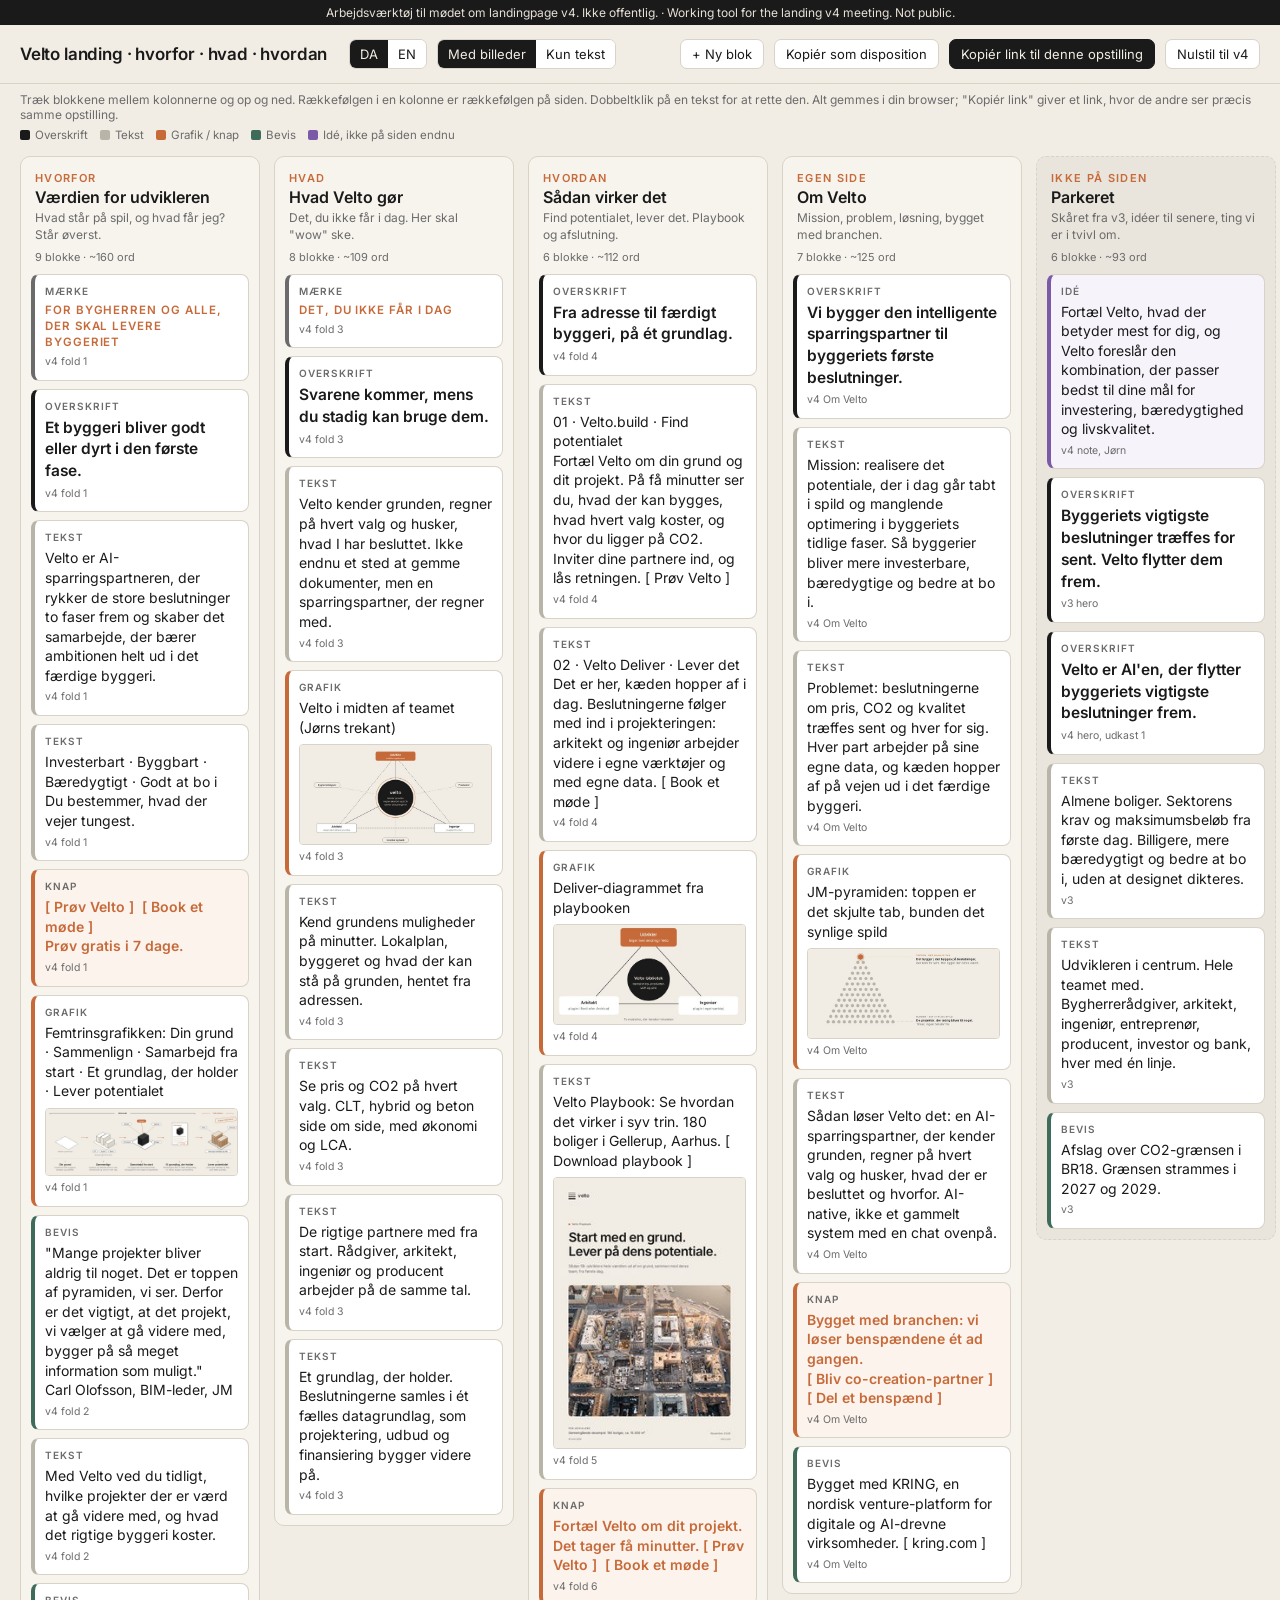
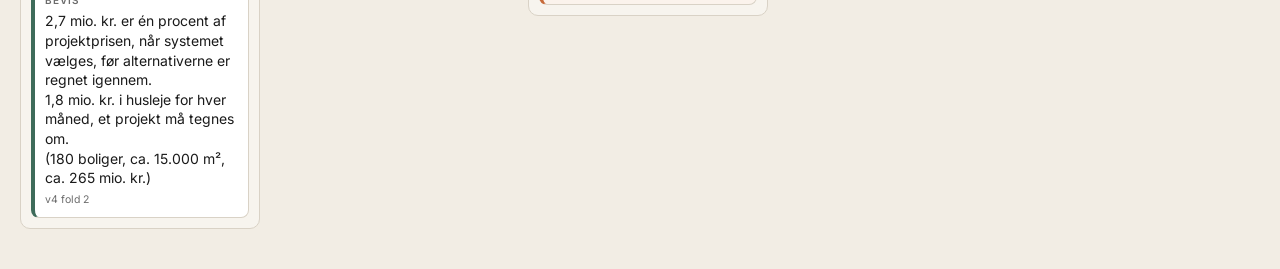
<file: board/index.html>
<!doctype html>
<html lang="da">
<head>
<meta charset="utf-8">
<meta name="viewport" content="width=device-width, initial-scale=1">
<meta name="robots" content="noindex, nofollow">
<title>Velto landing: why · what · how board</title>
<link href="https://fonts.googleapis.com/css2?family=Inter:wght@400;500;600&display=swap" rel="stylesheet">
<style>
:root{--bg:#F2EDE4;--ink:#1A1A1A;--muted:#6B6B6B;--ochre:#C76A3A;--line:#D9D2C6;--card:#FFFFFF}
*{box-sizing:border-box}
body{margin:0;font-family:Inter,system-ui,sans-serif;background:var(--bg);color:var(--ink);font-size:14px}
.draft{background:var(--ink);color:#E6E0D6;font-size:12px;text-align:center;padding:5px}
header{display:flex;flex-wrap:wrap;align-items:center;gap:10px;padding:14px 20px;border-bottom:1px solid var(--line);position:sticky;top:0;background:var(--bg);z-index:5}
header h1{font-size:17px;font-weight:600;margin:0 12px 0 0;letter-spacing:-.01em}
header .sp{flex:1}
button,.seg{font:inherit;font-size:13px;border:1px solid var(--line);background:#fff;color:var(--ink);border-radius:7px;padding:6px 11px;cursor:pointer}
button:hover{border-color:var(--ink)}
button.primary{background:var(--ink);color:var(--bg);border-color:var(--ink)}
.seg{display:inline-flex;padding:0;overflow:hidden}
.seg button{border:0;border-radius:0;padding:6px 10px}
.seg button.on{background:var(--ink);color:var(--bg)}
.help{font-size:12px;color:var(--muted);padding:8px 20px 0}
.board{display:grid;grid-template-columns:repeat(5,minmax(240px,1fr));gap:14px;padding:14px 20px 40px;overflow-x:auto;align-items:start}
.col{background:rgba(255,255,255,.35);border:1px solid var(--line);border-radius:10px;padding:10px;min-height:300px;display:flex;flex-direction:column}
.col.parked{background:rgba(26,26,26,.04);border-style:dashed}
.colhead{padding:4px 4px 10px}
.colhead .k{font-size:11px;font-weight:600;letter-spacing:.12em;text-transform:uppercase;color:var(--ochre)}
.colhead .t{font-size:16px;font-weight:600;margin-top:2px}
.colhead .q{font-size:12px;color:var(--muted);margin-top:3px;line-height:1.4}
.colhead .wc{font-size:11px;color:var(--muted);margin-top:6px}
.list{flex:1;min-height:200px;display:flex;flex-direction:column;gap:8px}
.card{background:var(--card);border:1px solid var(--line);border-left:4px solid var(--muted);border-radius:8px;padding:9px 10px 10px;cursor:grab;position:relative;line-height:1.4}
.card:active{cursor:grabbing}
.card .chip{font-size:10px;font-weight:600;letter-spacing:.1em;text-transform:uppercase;color:var(--muted);display:flex;align-items:center;gap:6px;margin-bottom:4px}
.card .txt{outline:none;white-space:pre-wrap}
.card .txt[contenteditable=true]{background:#FFF8F0;box-shadow:0 0 0 2px var(--ochre);border-radius:4px;cursor:text}
.card img{display:block;width:100%;margin-top:7px;border-radius:4px;border:1px solid var(--line);pointer-events:none}
.card.compact img{display:none}
.card .x{position:absolute;top:5px;right:6px;border:0;background:none;color:var(--muted);font-size:15px;padding:0 4px;line-height:1;opacity:0}
.card:hover .x{opacity:1}
.card .src{font-size:10.5px;color:var(--muted);margin-top:5px}
.t-headline{border-left-color:var(--ink)} .t-headline .txt{font-size:15.5px;font-weight:600}
.t-text{border-left-color:#B8B4A8}
.t-graphic{border-left-color:var(--ochre)}
.t-proof{border-left-color:#3E6B5A}
.t-cta{border-left-color:var(--ochre);background:#FBF3EC} .t-cta .txt{font-weight:600;color:var(--ochre)}
.t-label .txt{font-size:11.5px;font-weight:600;letter-spacing:.08em;text-transform:uppercase;color:var(--ochre)}
.t-idea{border-left-color:#7A5AA6;background:#F7F3FB}
.ghost{opacity:.35}
.chosen{box-shadow:0 8px 24px rgba(0,0,0,.12)}
.legend{display:flex;flex-wrap:wrap;gap:12px;font-size:11.5px;color:var(--muted);padding:6px 20px 0}
.legend span::before{content:"";display:inline-block;width:10px;height:10px;border-radius:2px;margin-right:5px;vertical-align:-1px;background:var(--c)}
dialog{border:1px solid var(--line);border-radius:10px;padding:18px;max-width:560px;width:92vw}
dialog textarea{width:100%;min-height:90px;font:inherit;border:1px solid var(--line);border-radius:6px;padding:8px}
dialog select,dialog input{font:inherit;border:1px solid var(--line);border-radius:6px;padding:6px}
dialog .row{display:flex;gap:8px;margin-top:10px;align-items:center}
.toast{position:fixed;bottom:18px;left:50%;transform:translateX(-50%);background:var(--ink);color:var(--bg);padding:8px 14px;border-radius:8px;font-size:13px;opacity:0;transition:opacity .2s;pointer-events:none}
.toast.on{opacity:1}
@media print{header,.help,.legend,.draft,.card .x{display:none}.board{grid-template-columns:repeat(5,1fr);overflow:visible}.card img{max-height:90px;object-fit:contain}}
</style>
</head>
<body>
<div class="draft">Arbejdsværktøj til mødet om landingpage v4. Ikke offentlig. · Working tool for the landing v4 meeting. Not public.</div>
<header>
  <h1>Velto landing · <span data-i18n="title">hvorfor · hvad · hvordan</span></h1>
  <div class="seg" id="lang"><button data-l="da" class="on">DA</button><button data-l="en">EN</button></div>
  <div class="seg" id="view"><button data-v="full" class="on" data-i18n="full">Med billeder</button><button data-v="compact" data-i18n="compact">Kun tekst</button></div>
  <span class="sp"></span>
  <button id="add" data-i18n="add">+ Ny blok</button>
  <button id="outline" data-i18n="outline">Kopiér som disposition</button>
  <button id="share" class="primary" data-i18n="share">Kopiér link til denne opstilling</button>
  <button id="reset" data-i18n="reset">Nulstil til v4</button>
</header>
<div class="help" data-i18n="help">Træk blokkene mellem kolonnerne og op og ned. Rækkefølgen i en kolonne er rækkefølgen på siden. Dobbeltklik på en tekst for at rette den. Alt gemmes i din browser; "Kopiér link" giver et link, hvor de andre ser præcis samme opstilling.</div>
<div class="legend">
  <span style="--c:#1A1A1A" data-i18n="lg-headline">Overskrift</span><span style="--c:#B8B4A8" data-i18n="lg-text">Tekst</span><span style="--c:#C76A3A" data-i18n="lg-graphic">Grafik / knap</span><span style="--c:#3E6B5A" data-i18n="lg-proof">Bevis</span><span style="--c:#7A5AA6" data-i18n="lg-idea">Idé, ikke på siden endnu</span>
</div>
<main class="board" id="board"></main>
<dialog id="dlg">
  <form method="dialog">
    <div style="font-weight:600;font-size:15px" data-i18n="newblock">Ny blok</div>
    <div class="row"><label data-i18n="type">Type</label>
      <select id="ntype"><option value="headline">Overskrift · Headline</option><option value="text" selected>Tekst · Text</option><option value="proof">Bevis · Proof</option><option value="cta">Knap · Button</option><option value="graphic">Grafik · Graphic</option><option value="idea">Idé · Idea</option></select>
      <label data-i18n="column">Kolonne</label><select id="ncol"></select></div>
    <div class="row" style="display:block"><div style="font-size:12px;color:var(--muted)">Dansk</div><textarea id="nda"></textarea></div>
    <div class="row" style="display:block"><div style="font-size:12px;color:var(--muted)">English</div><textarea id="nen"></textarea></div>
    <div class="row" style="justify-content:flex-end"><button value="cancel" data-i18n="cancel">Annuller</button><button value="ok" class="primary" id="nok" data-i18n="addit">Tilføj</button></div>
  </form>
</dialog>
<div class="toast" id="toast"></div>
<script src="Sortable.min.js"></script>
<script>
const COLS = [
  {id:'why', k:{da:'Hvorfor',en:'Why'}, t:{da:'Værdien for udvikleren',en:'The value for the developer'}, q:{da:'Hvad står på spil, og hvad får jeg? Står øverst.',en:'What is at stake, and what do I get? Goes at the top.'}},
  {id:'what', k:{da:'Hvad',en:'What'}, t:{da:'Hvad Velto gør',en:'What Velto does'}, q:{da:'Det, du ikke får i dag. Her skal "wow" ske.',en:'What you do not get today. This is where the "wow" happens.'}},
  {id:'how', k:{da:'Hvordan',en:'How'}, t:{da:'Sådan virker det',en:'How it works'}, q:{da:'Find potentialet, lever det. Playbook og afslutning.',en:'Find the potential, deliver it. Playbook and close.'}},
  {id:'about', k:{da:'Egen side',en:'Own page'}, t:{da:'Om Velto',en:'About Velto'}, q:{da:'Mission, problem, løsning, bygget med branchen.',en:'Mission, problem, solution, built with the industry.'}},
  {id:'parked', k:{da:'Ikke på siden',en:'Not on the page'}, t:{da:'Parkeret',en:'Parked'}, q:{da:'Skåret fra v3, idéer til senere, ting vi er i tvivl om.',en:'Cut from v3, ideas for later, things we are unsure about.'}, parked:true},
];
// Blocks from the landing v4 doc (20 Nov 2026) and v3. "src" says where a block comes from.
const CARDS = [
  {id:'h-label', col:'why', type:'label', src:'v4 fold 1', da:'For bygherren og alle, der skal levere byggeriet', en:'For the client and everyone who has to deliver the building'},
  {id:'h-h1', col:'why', type:'headline', src:'v4 fold 1', da:'Et byggeri bliver godt eller dyrt i den første fase.', en:'A building becomes good or expensive in the first phase.'},
  {id:'h-lead', col:'why', type:'text', src:'v4 fold 1', da:'Velto er AI-sparringspartneren, der rykker de store beslutninger to faser frem og skaber det samarbejde, der bærer ambitionen helt ud i det færdige byggeri.', en:'Velto is the AI sparring partner that moves the big decisions two phases forward and creates the collaboration that carries the ambition all the way into the finished building.'},
  {id:'h-gains', col:'why', type:'text', src:'v4 fold 1', da:'Investerbart · Byggbart · Bæredygtigt · Godt at bo i\nDu bestemmer, hvad der vejer tungest.', en:'Investable · Buildable · Sustainable · Good to live in\nYou decide what matters most.'},
  {id:'h-cta', col:'why', type:'cta', src:'v4 fold 1', da:'[ Prøv Velto ]  [ Book et møde ]\nPrøv gratis i 7 dage.', en:'[ Try Velto ]  [ Book a meeting ]\nTry it free for 7 days.'},
  {id:'g-five', col:'why', type:'graphic', src:'v4 fold 1', img:'fivesteps', da:'Femtrinsgrafikken: Din grund · Sammenlign · Samarbejd fra start · Et grundlag, der holder · Lever potentialet', en:'The five-step graphic: Your site · Compare · Collaborate from the start · A basis that holds · Deliver the potential'},
  {id:'p-quote', col:'why', type:'proof', src:'v4 fold 2', da:'"Mange projekter bliver aldrig til noget. Det er toppen af pyramiden, vi ser. Derfor er det vigtigt, at det projekt, vi vælger at gå videre med, bygger på så meget information som muligt."\nCarl Olofsson, BIM-leder, JM', en:'"Many projects never happen. It is the top of the pyramid we see. That is why it is important that the project we choose to take forward is based on as much information as possible."\nCarl Olofsson, BIM lead, JM (translated)'},
  {id:'p-line', col:'why', type:'text', src:'v4 fold 2', da:'Med Velto ved du tidligt, hvilke projekter der er værd at gå videre med, og hvad det rigtige byggeri koster.', en:'With Velto you know early which projects are worth taking forward, and what the right building costs.'},
  {id:'p-figs', col:'why', type:'proof', src:'v4 fold 2', da:'2,7 mio. kr. er én procent af projektprisen, når systemet vælges, før alternativerne er regnet igennem.\n1,8 mio. kr. i husleje for hver måned, et projekt må tegnes om.\n(180 boliger, ca. 15.000 m², ca. 265 mio. kr.)', en:'DKK 2.7m is one percent of the project price, when the system is chosen before the alternatives are worked through.\nDKK 1.8m in rent for every month a project has to be redrawn.\n(180 homes, approx. 15,000 m², approx. DKK 265m)'},

  {id:'w-label', col:'what', type:'label', src:'v4 fold 3', da:'Det, du ikke får i dag', en:'What you do not get today'},
  {id:'w-h2', col:'what', type:'headline', src:'v4 fold 3', da:'Svarene kommer, mens du stadig kan bruge dem.', en:'The answers come while you can still use them.'},
  {id:'w-lead', col:'what', type:'text', src:'v4 fold 3', da:'Velto kender grunden, regner på hvert valg og husker, hvad I har besluttet. Ikke endnu et sted at gemme dokumenter, men en sparringspartner, der regner med.', en:'Velto knows the site, calculates every choice and remembers what you have decided. Not another place to store documents, but a sparring partner that does the maths with you.'},
  {id:'g-team', col:'what', type:'graphic', src:'v4 fold 3', img:'team', da:'Velto i midten af teamet (Jørns trekant)', en:'Velto in the middle of the team (Jørn\'s triangle)'},
  {id:'w-1', col:'what', type:'text', src:'v4 fold 3', da:'Kend grundens muligheder på minutter. Lokalplan, byggeret og hvad der kan stå på grunden, hentet fra adressen.', en:'Know what the site allows in minutes. Local plan, building rights and what can stand on the site, fetched from the address.'},
  {id:'w-2', col:'what', type:'text', src:'v4 fold 3', da:'Se pris og CO2 på hvert valg. CLT, hybrid og beton side om side, med økonomi og LCA.', en:'See price and CO2 for every choice. CLT, hybrid and concrete side by side, with cost and LCA.'},
  {id:'w-3', col:'what', type:'text', src:'v4 fold 3', da:'De rigtige partnere med fra start. Rådgiver, arkitekt, ingeniør og producent arbejder på de samme tal.', en:'The right partners on board from the start. Advisor, architect, engineer and manufacturer work on the same numbers.'},
  {id:'w-4', col:'what', type:'text', src:'v4 fold 3', da:'Et grundlag, der holder. Beslutningerne samles i ét fælles datagrundlag, som projektering, udbud og finansiering bygger videre på.', en:'A basis that holds. The decisions are collected in one shared data basis that design, tender and financing build on.'},

  {id:'o-h2', col:'how', type:'headline', src:'v4 fold 4', da:'Fra adresse til færdigt byggeri, på ét grundlag.', en:'From address to finished building, on one basis.'},
  {id:'o-build', col:'how', type:'text', src:'v4 fold 4', da:'01 · Velto.build · Find potentialet\nFortæl Velto om din grund og dit projekt. På få minutter ser du, hvad der kan bygges, hvad hvert valg koster, og hvor du ligger på CO2. Inviter dine partnere ind, og lås retningen. [ Prøv Velto ]', en:'01 · Velto.build · Find the potential\nTell Velto about your site and project. In a few minutes you see what can be built, what each choice costs, and where you stand on CO2. Invite your partners in and lock the direction. [ Try Velto ]'},
  {id:'o-deliver', col:'how', type:'text', src:'v4 fold 4', da:'02 · Velto Deliver · Lever det\nDet er her, kæden hopper af i dag. Beslutningerne følger med ind i projekteringen: arkitekt og ingeniør arbejder videre i egne værktøjer og med egne data. [ Book et møde ]', en:'02 · Velto Deliver · Deliver it\nThis is where the chain breaks today. The decisions follow into design: the architect and engineer keep working in their own tools and with their own data. [ Book a meeting ]'},
  {id:'g-deliver', col:'how', type:'graphic', src:'v4 fold 4', img:'deliver', da:'Deliver-diagrammet fra playbooken', en:'The Deliver diagram from the playbook'},
  {id:'o-play', col:'how', type:'text', src:'v4 fold 5', img:'playbook', da:'Velto Playbook: Se hvordan det virker i syv trin. 180 boliger i Gellerup, Aarhus. [ Download playbook ]', en:'Velto Playbook: See how it works in seven steps. 180 homes in Gellerup, Aarhus. [ Download playbook ]'},
  {id:'o-close', col:'how', type:'cta', src:'v4 fold 6', da:'Fortæl Velto om dit projekt.\nDet tager få minutter. [ Prøv Velto ]  [ Book et møde ]', en:'Tell Velto about your project.\nIt takes a few minutes. [ Try Velto ]  [ Book a meeting ]'},

  {id:'a-h1', col:'about', type:'headline', src:'v4 Om Velto', da:'Vi bygger den intelligente sparringspartner til byggeriets første beslutninger.', en:'We are building the intelligent sparring partner for the first decisions in construction.'},
  {id:'a-mission', col:'about', type:'text', src:'v4 Om Velto', da:'Mission: realisere det potentiale, der i dag går tabt i spild og manglende optimering i byggeriets tidlige faser. Så byggerier bliver mere investerbare, bæredygtige og bedre at bo i.', en:'Mission: realise the potential lost today to waste and missing optimisation in the early phases of construction. So buildings become more investable, sustainable and better to live in.'},
  {id:'a-problem', col:'about', type:'text', src:'v4 Om Velto', da:'Problemet: beslutningerne om pris, CO2 og kvalitet træffes sent og hver for sig. Hver part arbejder på sine egne data, og kæden hopper af på vejen ud i det færdige byggeri.', en:'The problem: decisions on price, CO2 and quality are made late and separately. Each party works on its own data, and the chain breaks on the way to the finished building.'},
  {id:'g-pyr', col:'about', type:'graphic', src:'v4 Om Velto', img:'pyramid', da:'JM-pyramiden: toppen er det skjulte tab, bunden det synlige spild', en:'The JM pyramid: the top is the hidden loss, the bottom the visible waste'},
  {id:'a-solve', col:'about', type:'text', src:'v4 Om Velto', da:'Sådan løser Velto det: en AI-sparringspartner, der kender grunden, regner på hvert valg og husker, hvad der er besluttet og hvorfor. AI-native, ikke et gammelt system med en chat ovenpå.', en:'How Velto solves it: an AI sparring partner that knows the site, calculates every choice and remembers what was decided and why. AI-native, not an old system with a chat on top.'},
  {id:'a-cocreate', col:'about', type:'cta', src:'v4 Om Velto', da:'Bygget med branchen: vi løser benspændene ét ad gangen.\n[ Bliv co-creation-partner ]  [ Del et benspænd ]', en:'Built with the industry: we solve the obstacles one at a time.\n[ Become a co-creation partner ]  [ Share an obstacle ]'},
  {id:'a-kring', col:'about', type:'proof', src:'v4 Om Velto', da:'Bygget med KRING, en nordisk venture-platform for digitale og AI-drevne virksomheder. [ kring.com ]', en:'Built with KRING, a Nordic venture platform for digital and AI-driven companies. [ kring.com ]'},

  {id:'x-optim', col:'parked', type:'idea', src:'v4 note, Jørn', da:'Fortæl Velto, hvad der betyder mest for dig, og Velto foreslår den kombination, der passer bedst til dine mål for investering, bæredygtighed og livskvalitet.', en:'Tell Velto what matters most to you, and Velto suggests the combination that best fits your goals for investment, sustainability and quality of life.'},
  {id:'x-v3hero', col:'parked', type:'headline', src:'v3 hero', da:'Byggeriets vigtigste beslutninger træffes for sent. Velto flytter dem frem.', en:'Construction\'s most important decisions are made too late. Velto moves them forward.'},
  {id:'x-draft1', col:'parked', type:'headline', src:'v4 hero, udkast 1', da:'Velto er AI\'en, der flytter byggeriets vigtigste beslutninger frem.', en:'Velto is the AI that moves construction\'s most important decisions forward.'},
  {id:'x-almene', col:'parked', type:'text', src:'v3', da:'Almene boliger. Sektorens krav og maksimumsbeløb fra første dag. Billigere, mere bæredygtigt og bedre at bo i, uden at designet dikteres.', en:'Social housing. The sector\'s requirements and maximum amounts from day one. Cheaper, more sustainable and better to live in, without dictating the design.'},
  {id:'x-team6', col:'parked', type:'text', src:'v3', da:'Udvikleren i centrum. Hele teamet med. Bygherrerådgiver, arkitekt, ingeniør, entreprenør, producent, investor og bank, hver med én linje.', en:'The developer at the centre. The whole team on board. Client advisor, architect, engineer, contractor, manufacturer, investor and bank, one line each.'},
  {id:'x-afslag', col:'parked', type:'proof', src:'v3', da:'Afslag over CO2-grænsen i BR18. Grænsen strammes i 2027 og 2029.', en:'Rejection above the BR18 CO2 limit. The limit tightens in 2027 and 2029.'},
];
const KEY = 'velto-landing-board-v1';
const UI = {
  title:{da:'hvorfor · hvad · hvordan',en:'why · what · how'}, full:{da:'Med billeder',en:'With images'}, compact:{da:'Kun tekst',en:'Text only'},
  add:{da:'+ Ny blok',en:'+ New block'}, outline:{da:'Kopiér som disposition',en:'Copy as outline'}, share:{da:'Kopiér link til denne opstilling',en:'Copy link to this layout'}, reset:{da:'Nulstil til v4',en:'Reset to v4'},
  help:{da:'Træk blokkene mellem kolonnerne og op og ned. Rækkefølgen i en kolonne er rækkefølgen på siden. Dobbeltklik på en tekst for at rette den. Alt gemmes i din browser; "Kopiér link" giver et link, hvor de andre ser præcis samme opstilling.',
        en:'Drag the blocks between the columns and up and down. The order in a column is the order on the page. Double-click a text to edit it. Everything is saved in your browser; "Copy link" gives a link where the others see exactly the same layout.'},
  'lg-headline':{da:'Overskrift',en:'Headline'}, 'lg-text':{da:'Tekst',en:'Text'}, 'lg-graphic':{da:'Grafik / knap',en:'Graphic / button'}, 'lg-proof':{da:'Bevis',en:'Proof'}, 'lg-idea':{da:'Idé, ikke på siden endnu',en:'Idea, not on the page yet'},
  newblock:{da:'Ny blok',en:'New block'}, type:{da:'Type',en:'Type'}, column:{da:'Kolonne',en:'Column'}, cancel:{da:'Annuller',en:'Cancel'}, addit:{da:'Tilføj',en:'Add'},
  words:{da:'ord',en:'words'}, blocks:{da:'blokke',en:'blocks'}, copied:{da:'Kopieret',en:'Copied'}, linkcopied:{da:'Link kopieret. Send det til de andre.',en:'Link copied. Send it to the others.'},
  resetq:{da:'Nulstil til v4-opstillingen? Dine flytninger og rettelser går tabt.',en:'Reset to the v4 layout? Your moves and edits are lost.'}, del:{da:'Fjern blokken?',en:'Remove the block?'},
};
const TYPE = {headline:{da:'Overskrift',en:'Headline'},text:{da:'Tekst',en:'Text'},graphic:{da:'Grafik',en:'Graphic'},proof:{da:'Bevis',en:'Proof'},cta:{da:'Knap',en:'Button'},label:{da:'Mærke',en:'Label'},idea:{da:'Idé',en:'Idea'}};
let lang = 'da', compact = false, state;

function defaults(){ const s = {order:{}, edits:{}, added:[], removed:[]}; COLS.forEach(c => s.order[c.id] = CARDS.filter(k => k.col === c.id).map(k => k.id)); return s; }
function enc(o){ return btoa(unescape(encodeURIComponent(JSON.stringify(o)))).replace(/\+/g,'-').replace(/\//g,'_').replace(/=+$/,''); }
function dec(s){ s = s.replace(/-/g,'+').replace(/_/g,'/'); return JSON.parse(decodeURIComponent(escape(atob(s)))); }
function load(){
  const h = location.hash.match(/#s=(.+)/);
  if (h) { try { state = dec(h[1]); save(); history.replaceState(null,'',location.pathname); return; } catch(e){} }
  try { state = JSON.parse(localStorage.getItem(KEY)) || defaults(); } catch(e){ state = defaults(); }
  // blocks added to the defaults later go to their column
  const known = new Set(Object.values(state.order).flat().concat(state.removed||[]));
  CARDS.forEach(k => { if (!known.has(k.id)) (state.order[k.col] ||= []).push(k.id); });
}
function save(){ localStorage.setItem(KEY, JSON.stringify(state)); }
function card(id){ const base = CARDS.find(k => k.id === id) || (state.added||[]).find(k => k.id === id); if (!base) return null; return {...base, ...(state.edits[id]||{})}; }
const t = k => (UI[k]||{})[lang] || k;
function words(s){ return (s.match(/[\p{L}\p{N}][\p{L}\p{N}.,'-]*/gu)||[]).length; }

function render(){
  document.documentElement.lang = lang;
  document.querySelectorAll('[data-i18n]').forEach(el => el.textContent = t(el.dataset.i18n));
  const board = document.getElementById('board'); board.innerHTML = '';
  COLS.forEach(c => {
    const col = document.createElement('section'); col.className = 'col' + (c.parked ? ' parked' : '');
    const ids = state.order[c.id] || [];
    const wc = ids.map(card).filter(k => k && k.type !== 'graphic').reduce((n,k) => n + words(k[lang]||''), 0);
    col.innerHTML = `<div class="colhead"><div class="k">${c.k[lang]}</div><div class="t">${c.t[lang]}</div><div class="q">${c.q[lang]}</div><div class="wc">${ids.length} ${t('blocks')} · ~${wc} ${t('words')}</div></div>`;
    const list = document.createElement('div'); list.className = 'list'; list.dataset.col = c.id;
    ids.forEach(id => { const k = card(id); if (k) list.appendChild(cardEl(k)); });
    col.appendChild(list); board.appendChild(col);
    new Sortable(list, {group:'blocks', animation:150, ghostClass:'ghost', chosenClass:'chosen', filter:'.x,[contenteditable=true]', preventOnFilter:false,
      onEnd(){ document.querySelectorAll('.list').forEach(l => state.order[l.dataset.col] = [...l.children].map(e => e.dataset.id)); save(); render(); }});
  });
}
function cardEl(k){
  const el = document.createElement('div'); el.className = `card t-${k.type}` + (compact ? ' compact' : ''); el.dataset.id = k.id;
  el.innerHTML = `<div class="chip">${(TYPE[k.type]||{})[lang]||k.type}</div><div class="txt"></div>${k.img ? `<img src="img/${k.img}-${lang}.jpg" alt="">` : ''}${k.src ? `<div class="src">${k.src}</div>` : ''}<button class="x" title="×">×</button>`;
  const txt = el.querySelector('.txt'); txt.textContent = k[lang] || k.da || k.en || '';
  txt.addEventListener('dblclick', () => { txt.contentEditable = 'true'; txt.focus(); });
  txt.addEventListener('blur', () => {
    if (txt.contentEditable !== 'true') return; txt.contentEditable = 'false';
    const v = txt.innerText.trim(); if (v === (k[lang]||'')) return;
    (state.edits[k.id] ||= {})[lang] = v; save(); render();
  });
  txt.addEventListener('keydown', e => { if (e.key === 'Escape') { txt.textContent = k[lang]||''; txt.contentEditable = 'false'; } if (e.key === 'Enter' && (e.metaKey||e.ctrlKey)) txt.blur(); });
  el.querySelector('.x').addEventListener('click', () => {
    if (!confirm(t('del'))) return;
    for (const c in state.order) state.order[c] = state.order[c].filter(i => i !== k.id);
    (state.removed ||= []).push(k.id); save(); render();
  });
  return el;
}
function toast(m){ const el = document.getElementById('toast'); el.textContent = m; el.classList.add('on'); setTimeout(() => el.classList.remove('on'), 2200); }
async function copy(s, m){ try { await navigator.clipboard.writeText(s); toast(m); } catch(e){ prompt('', s); } }

document.getElementById('lang').addEventListener('click', e => { const l = e.target.dataset.l; if (!l) return; lang = l; document.querySelectorAll('#lang button').forEach(b => b.classList.toggle('on', b.dataset.l === l)); render(); });
document.getElementById('view').addEventListener('click', e => { const v = e.target.dataset.v; if (!v) return; compact = v === 'compact'; document.querySelectorAll('#view button').forEach(b => b.classList.toggle('on', b.dataset.v === v)); render(); });
document.getElementById('reset').addEventListener('click', () => { if (confirm(t('resetq'))) { state = defaults(); save(); render(); } });
document.getElementById('share').addEventListener('click', () => copy(location.origin + location.pathname + '#s=' + enc(state), t('linkcopied')));
document.getElementById('outline').addEventListener('click', () => {
  const out = COLS.map(c => `## ${c.k[lang]}: ${c.t[lang]}\n` + (state.order[c.id]||[]).map(card).filter(Boolean).map((k,i) => `${i+1}. [${(TYPE[k.type]||{})[lang]}] ${(k[lang]||'').replace(/\n/g,' / ')}`).join('\n')).join('\n\n');
  copy(out, t('copied'));
});
const dlg = document.getElementById('dlg');
document.getElementById('add').addEventListener('click', () => {
  document.getElementById('ncol').innerHTML = COLS.map(c => `<option value="${c.id}">${c.t[lang]}</option>`).join('');
  document.getElementById('nda').value = ''; document.getElementById('nen').value = ''; dlg.showModal();
});
dlg.addEventListener('close', () => {
  if (dlg.returnValue !== 'ok') return;
  const da = document.getElementById('nda').value.trim(), en = document.getElementById('nen').value.trim(); if (!da && !en) return;
  const k = {id:'n' + Date.now().toString(36), type:document.getElementById('ntype').value, src:lang === 'da' ? 'ny' : 'new', da:da || en, en:en || da};
  (state.added ||= []).push(k); (state.order[document.getElementById('ncol').value] ||= []).push(k.id); save(); render();
});
load(); render();
</script>
</body>
</html>
</file>
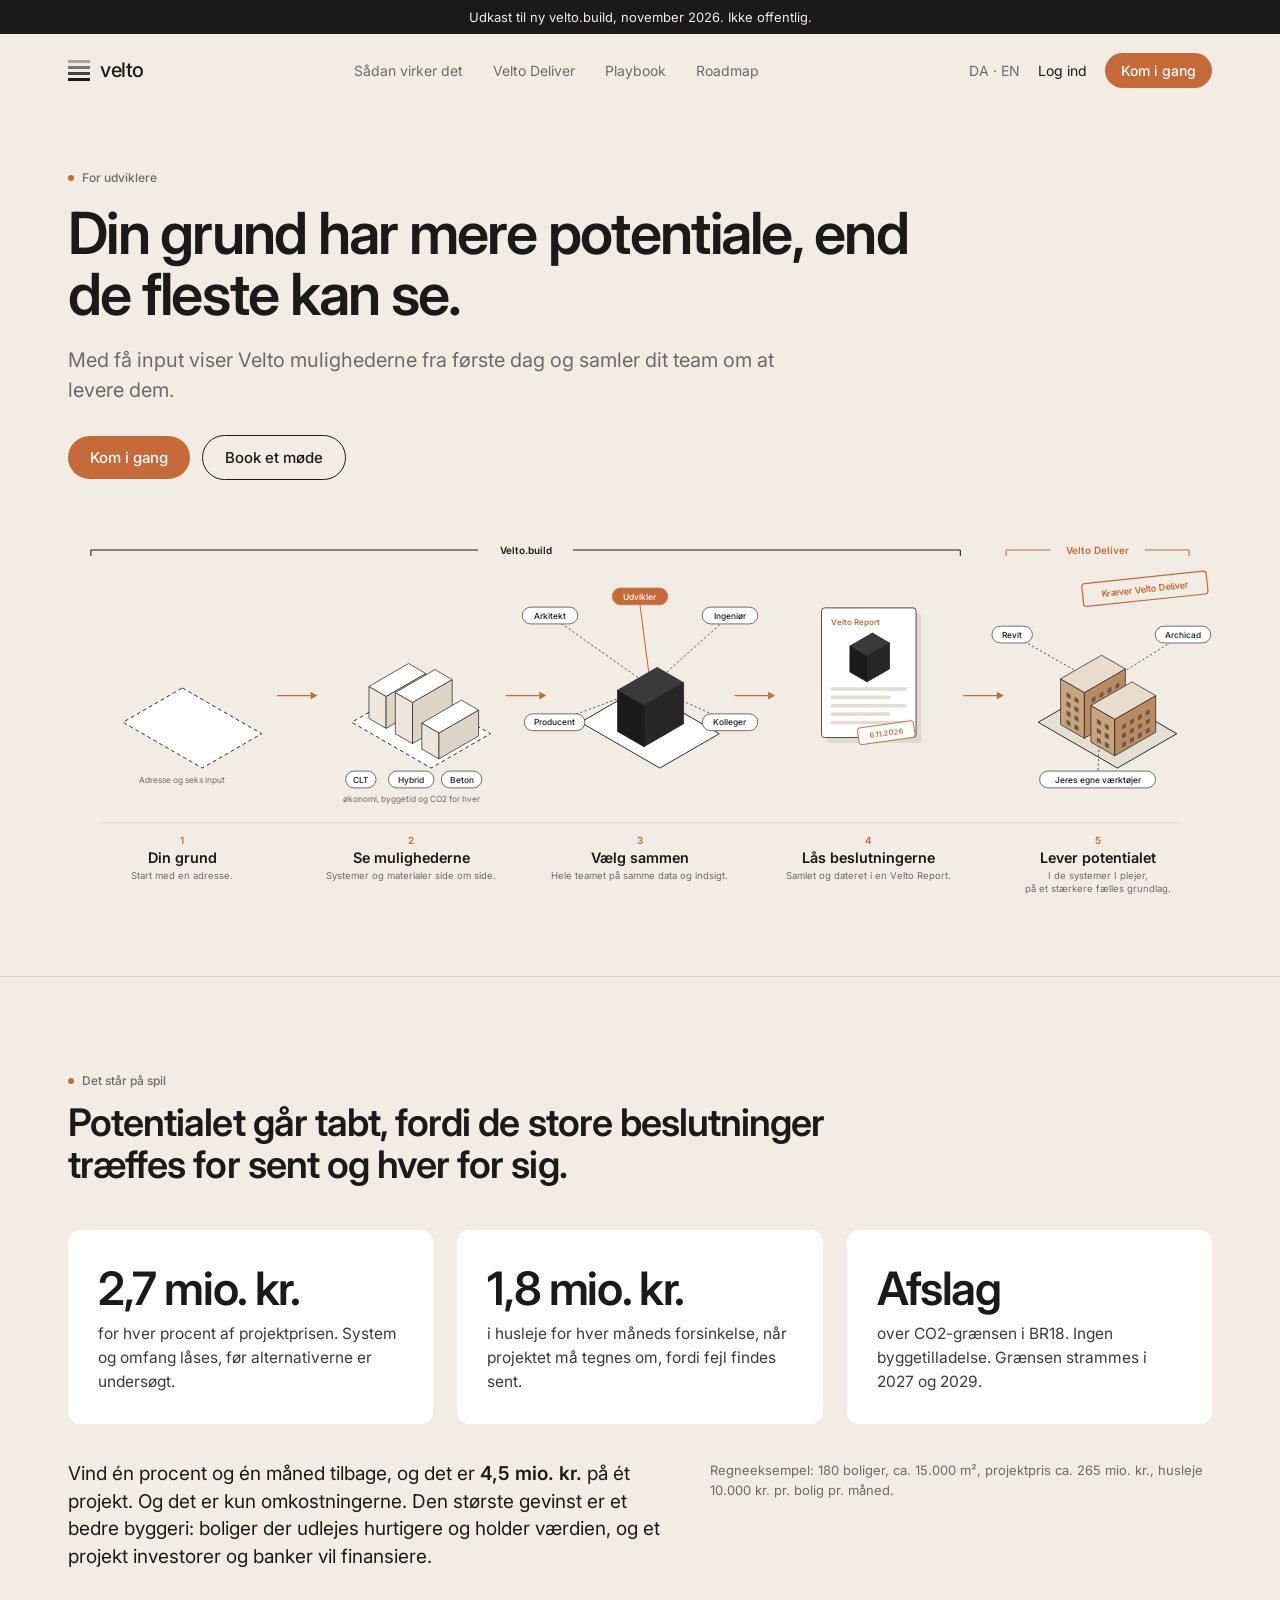
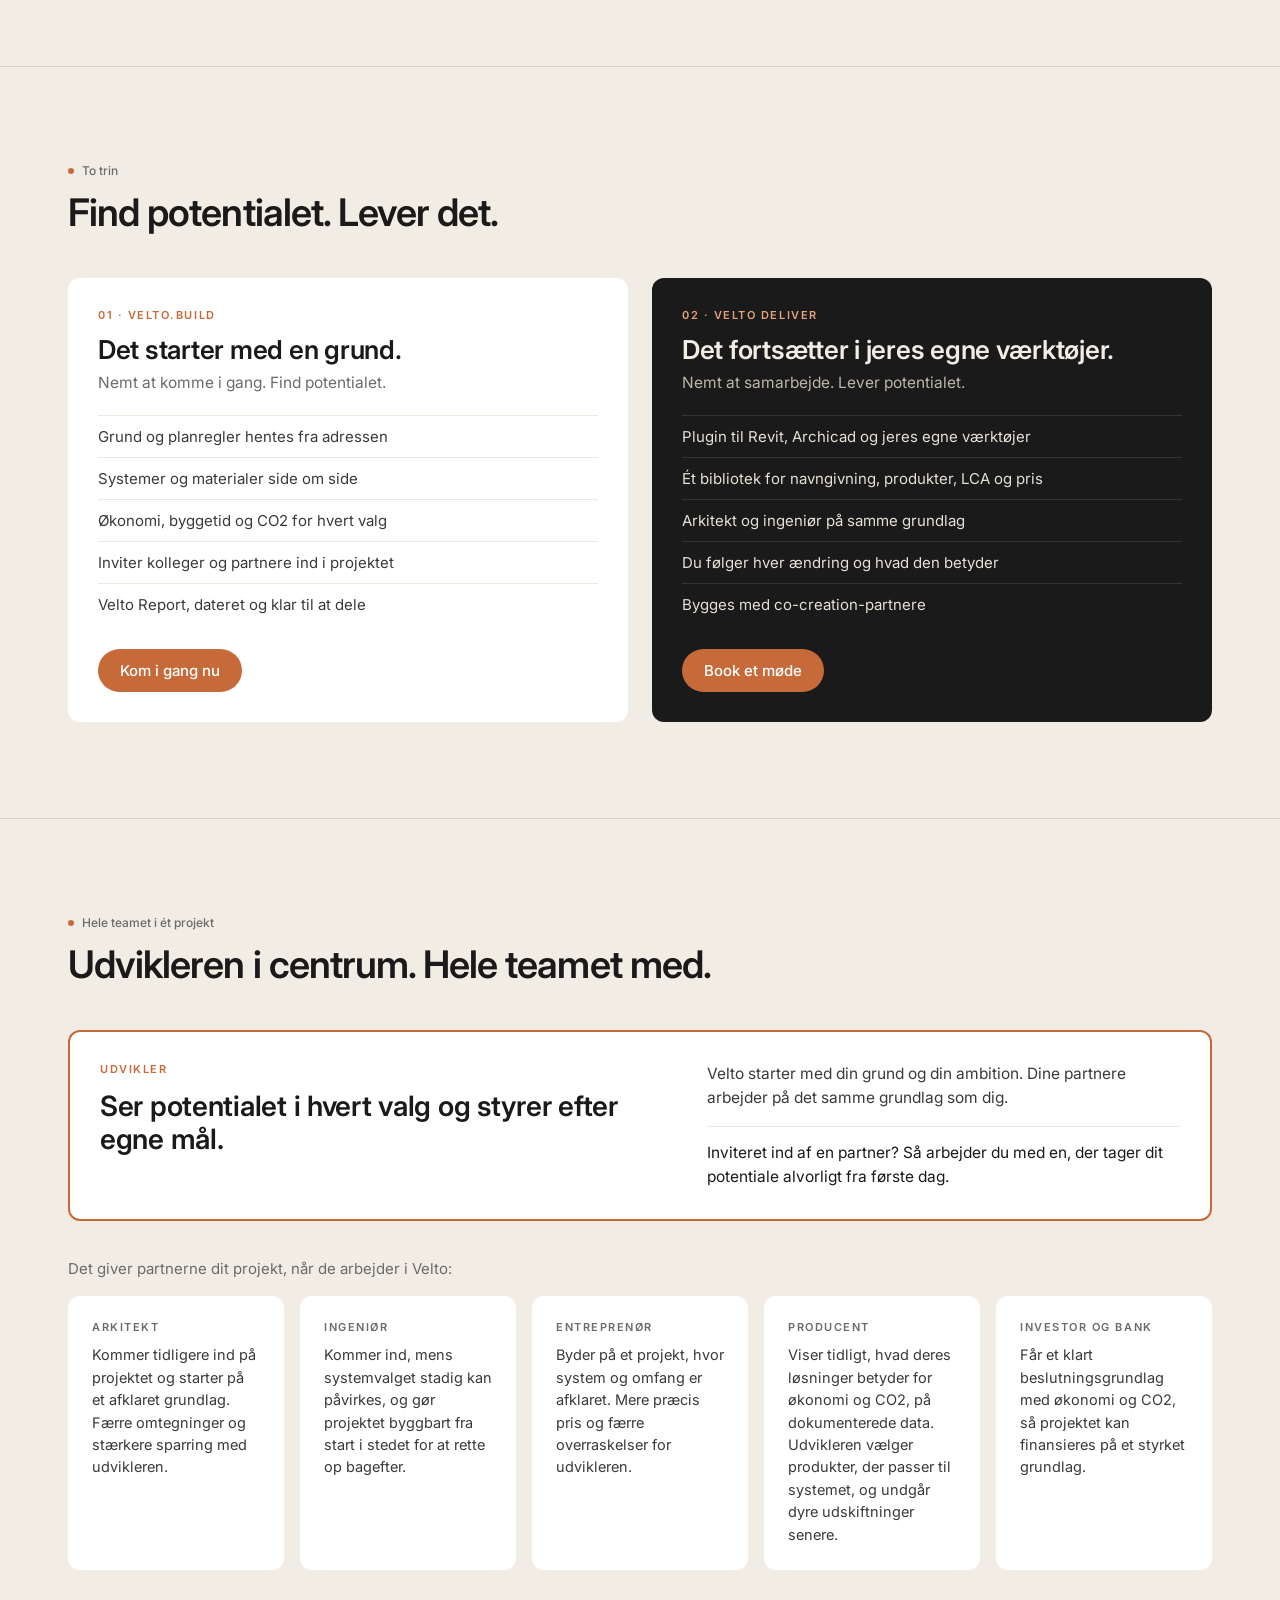
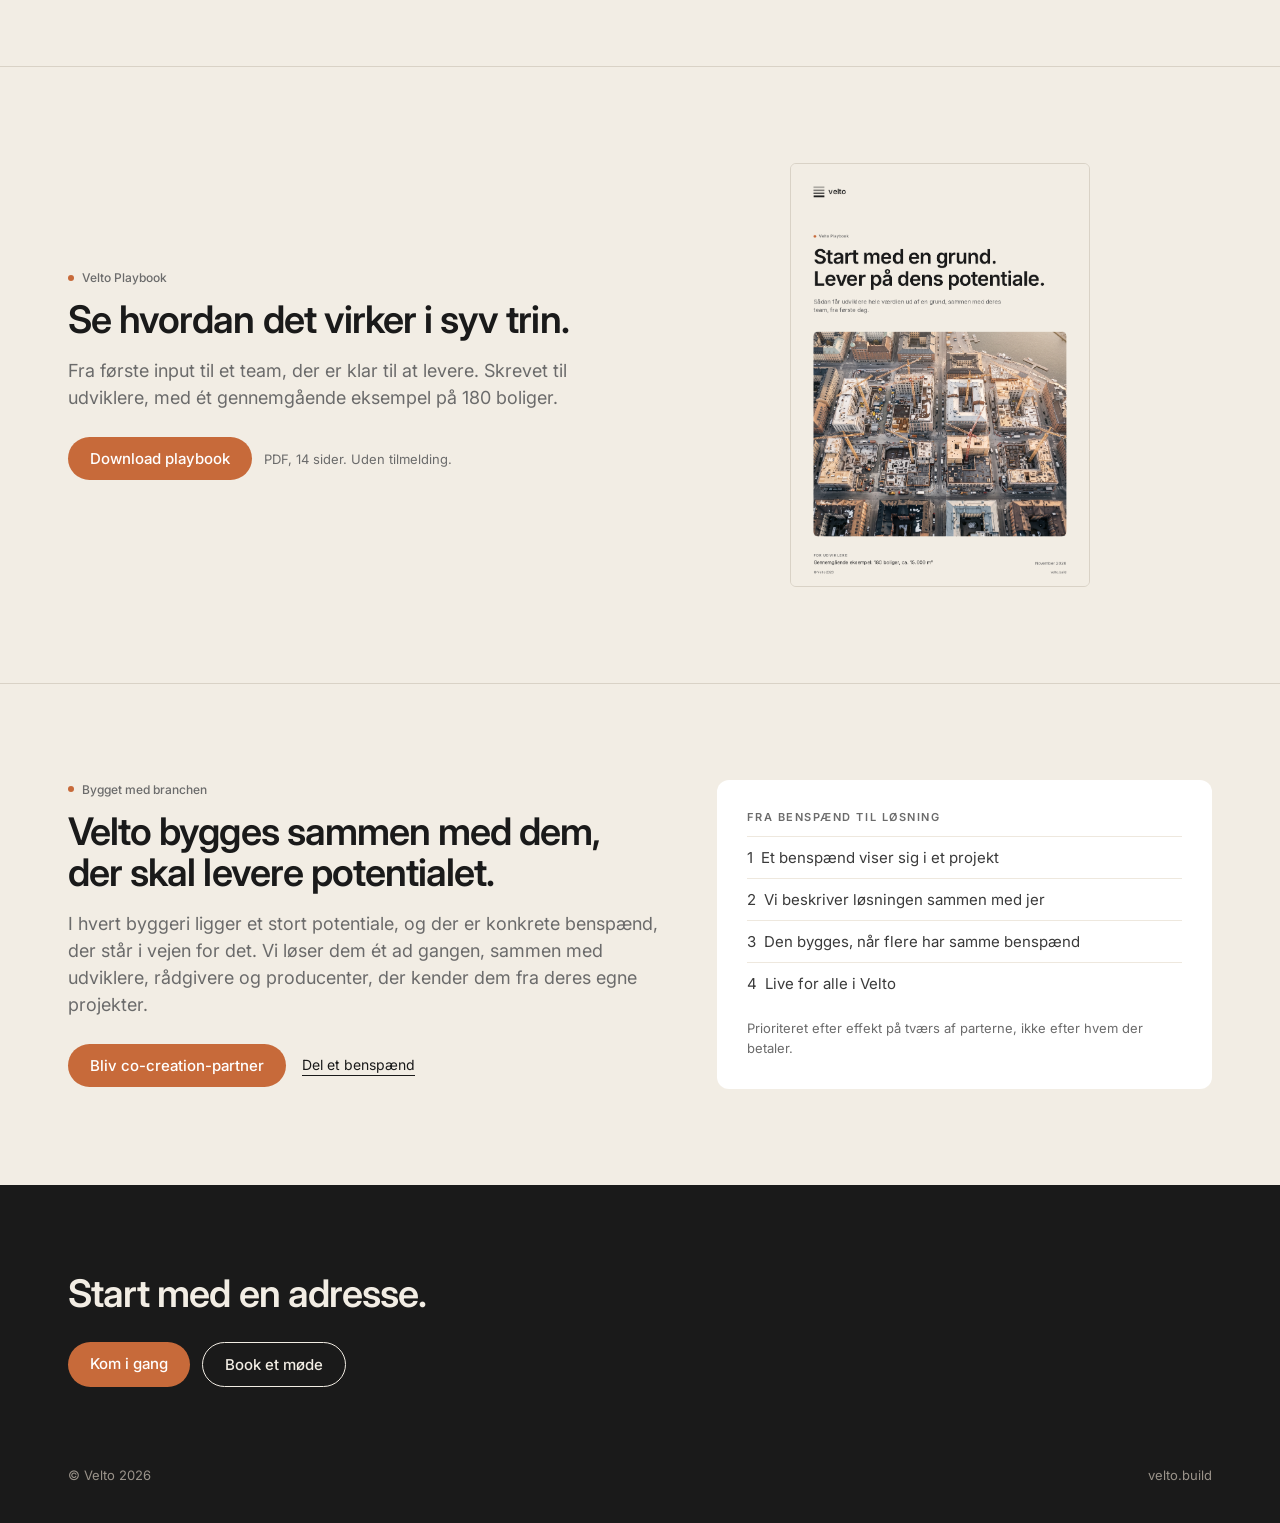
<file: v1/index.html>
<!doctype html><html lang="da"><head><meta charset="utf-8"><meta name="robots" content="noindex,nofollow"><meta name="viewport" content="width=device-width,initial-scale=1"><title>Velto</title>
<link href="https://fonts.googleapis.com/css2?family=Inter:wght@400;500;600&display=swap" rel="stylesheet">
<style>
:root{--bg:#F2EDE4;--ink:#1A1A1A;--body:#3A3A3A;--muted:#6B6B6B;--ochre:#C76A3A;--line:#D9D2C6}
*{box-sizing:border-box;margin:0;padding:0} body{font-family:Inter,sans-serif;background:var(--bg);color:var(--ink);-webkit-font-smoothing:antialiased}
.w{max-width:1240px;margin:0 auto;padding:0 48px}
nav .w{display:flex;align-items:center;justify-content:space-between;height:72px}
.logo{display:flex;align-items:center;gap:10px;font-size:20px;font-weight:500;letter-spacing:-.02em}
.bars{display:flex;flex-direction:column;gap:3px} .bars span{display:block;width:22px;height:3px;background:var(--ink)}
.bars span:nth-child(1){opacity:.35}.bars span:nth-child(2){opacity:.55}.bars span:nth-child(3){opacity:.8}
.links{display:flex;gap:30px;font-size:14px;color:var(--muted)} .right{display:flex;gap:18px;align-items:center;font-size:14px}
.btn{display:inline-block;background:var(--ochre);color:#fff;font-weight:500;font-size:15px;padding:12px 22px;border-radius:999px}
.btn.o{background:transparent;color:var(--ink);border:1px solid var(--ink)} .btn.s{padding:9px 16px;font-size:14px}
.eb{font-size:12px;color:var(--muted);display:flex;gap:8px;align-items:center;font-weight:500} .eb:before{content:"";width:6px;height:6px;border-radius:50%;background:var(--ochre)}
h1{font-size:58px;font-weight:600;letter-spacing:-.03em;line-height:1.05;max-width:900px}
h2{font-size:38px;font-weight:600;letter-spacing:-.025em;line-height:1.1;max-width:820px}
h3{font-size:19px;font-weight:600;letter-spacing:-.01em}
.lead{font-size:20px;line-height:1.5;color:var(--muted);max-width:760px}
p{font-size:15.5px;line-height:1.55;color:var(--body)}
section{padding:96px 0;border-top:1px solid var(--line)}
.card{background:#fff;border-radius:12px;padding:30px}
.stat b{display:block;font-size:46px;font-weight:600;letter-spacing:-.03em}
ul{list-style:none} li{font-size:15px;padding:11px 0;border-top:1px solid #EEE8DE;color:var(--body)}
.tag{display:inline-block;font-size:12px;font-weight:500;padding:4px 10px;border-radius:999px;border:1px solid var(--muted);color:var(--muted)}
.caps{font-size:11px;font-weight:600;letter-spacing:.14em;text-transform:uppercase}
.model-mob{display:none}
@media (max-width:820px){
 .w{padding:0 20px} nav .w{height:60px} .links{display:none} .right>span:first-child,.right>span:nth-child(2){display:none}
 h1{font-size:36px} h2{font-size:28px} .lead{font-size:17px} section{padding:56px 0} header{padding:36px 0 8px!important}
 .card{padding:22px} .stat b{font-size:36px}
 [style*="grid-template-columns"]{grid-template-columns:1fr!important;gap:16px!important}
 [style*="display:flex"]{flex-wrap:wrap}
 .model-desk{display:none} .model-mob{display:block}
 img{max-width:70%;height:auto} footer{padding:56px 0 28px!important}
}
a{color:inherit;text-decoration:none} .draft{background:#1A1A1A;color:#F2EDE4;font-size:13px;text-align:center;padding:9px} @media (max-width:900px){.links{display:none} h1{font-size:40px} .w{padding:0 22px}}</style></head><body><div class="draft">Udkast til ny velto.build, november 2026. Ikke offentlig.</div>
<nav><div class="w"><div class="logo"><div class="bars"><span></span><span></span><span></span><span></span></div>velto</div>
<div class="links"><span>Sådan virker det</span><span>Velto Deliver</span><span>Playbook</span><span>Roadmap</span></div>
<div class="right"><span style="color:var(--muted)">DA · EN</span><a href="https://app.velto.build/login">Log ind</a><a class="btn s" href="https://app.velto.build/signup">Kom i gang</a></div></div></nav>

<header style="padding:64px 0 24px"><div class="w">
<div class="eb">For udviklere</div>
<h1 style="margin-top:18px">Din grund har mere potentiale, end de fleste kan se.</h1>
<p class="lead" style="margin-top:20px">Med få input viser Velto mulighederne fra første dag og samler dit team om at levere dem.</p>
<div style="display:flex;gap:12px;margin-top:30px;align-items:center"><a class="btn" href="https://app.velto.build/signup">Kom i gang</a><span class="btn o">Book et møde</span></div>
<div class="model-desk" style="margin-top:44px"><svg xmlns="http://www.w3.org/2000/svg" viewBox="0 0 1500 520" width="100%"><rect width="100%" fill="#F2EDE4"/><line x1="30" y1="34" x2="1170" y2="34" stroke="#1A1A1A" stroke-width="1.4"/><line x1="30" y1="34" x2="30" y2="42" stroke="#1A1A1A" stroke-width="1.4"/><line x1="1170" y1="34" x2="1170" y2="42" stroke="#1A1A1A" stroke-width="1.4"/><rect x="538.0" y="22" width="124" height="24" fill="#F2EDE4"/><text x="600.0" y="39" text-anchor="middle" font-family="Inter" font-size="13" font-weight="600" fill="#1A1A1A">Velto.build</text><line x1="1230" y1="34" x2="1470" y2="34" stroke="#C76A3A" stroke-width="1.4"/><line x1="1230" y1="34" x2="1230" y2="42" stroke="#C76A3A" stroke-width="1.4"/><line x1="1470" y1="34" x2="1470" y2="42" stroke="#C76A3A" stroke-width="1.4"/><rect x="1288.0" y="22" width="124" height="24" fill="#F2EDE4"/><text x="1350.0" y="39" text-anchor="middle" font-family="Inter" font-size="13" font-weight="600" fill="#C76A3A">Velto Deliver</text><polygon points="150.0,215.0 253.9,275.0 176.0,320.0 72.1,260.0" fill="#FFFFFF" stroke="#1A1A1A" stroke-width="1.2" stroke-dasharray="5 4"/><text x="150" y="340" text-anchor="middle" font-family="Inter" font-size="11" fill="#6B6B6B">Adresse og seks input</text><polygon points="450.0,215.0 553.9,275.0 476.0,320.0 372.1,260.0" fill="#FFFFFF" stroke="#1A1A1A" stroke-width="1.2" stroke-dasharray="5 4"/><polygon points="394.6,255.0 417.1,268.0 417.1,226.0 394.6,213.0" fill="#ECE6DC" stroke="#1A1A1A" stroke-width="0.9" stroke-linejoin="round"/><polygon points="469.1,238.0 417.1,268.0 417.1,226.0 469.1,196.0" fill="#DDD5C8" stroke="#1A1A1A" stroke-width="0.9" stroke-linejoin="round"/><polygon points="446.5,183.0 469.1,196.0 417.1,226.0 394.6,213.0" fill="#FFFFFF" stroke="#1A1A1A" stroke-width="0.9" stroke-linejoin="round"/><polygon points="429.2,275.0 451.7,288.0 451.7,234.0 429.2,221.0" fill="#ECE6DC" stroke="#1A1A1A" stroke-width="0.9" stroke-linejoin="round"/><polygon points="503.7,258.0 451.7,288.0 451.7,234.0 503.7,204.0" fill="#DDD5C8" stroke="#1A1A1A" stroke-width="0.9" stroke-linejoin="round"/><polygon points="481.2,191.0 503.7,204.0 451.7,234.0 429.2,221.0" fill="#FFFFFF" stroke="#1A1A1A" stroke-width="0.9" stroke-linejoin="round"/><polygon points="463.9,295.0 486.4,308.0 486.4,274.0 463.9,261.0" fill="#ECE6DC" stroke="#1A1A1A" stroke-width="0.9" stroke-linejoin="round"/><polygon points="538.3,278.0 486.4,308.0 486.4,274.0 538.3,244.0" fill="#DDD5C8" stroke="#1A1A1A" stroke-width="0.9" stroke-linejoin="round"/><polygon points="515.8,231.0 538.3,244.0 486.4,274.0 463.9,261.0" fill="#FFFFFF" stroke="#1A1A1A" stroke-width="0.9" stroke-linejoin="round"/><rect x="364.1" y="324" width="39.8" height="22" rx="11" fill="#FFFFFF" stroke="#1A1A1A" stroke-width="0.8"/><text x="384" y="339" text-anchor="middle" font-family="Inter" font-size="11" font-weight="500" fill="#1A1A1A">CLT</text><rect x="420.2" y="324" width="59.6" height="22" rx="11" fill="#FFFFFF" stroke="#1A1A1A" stroke-width="0.8"/><text x="450" y="339" text-anchor="middle" font-family="Inter" font-size="11" font-weight="500" fill="#1A1A1A">Hybrid</text><rect x="489.5" y="324" width="53.0" height="22" rx="11" fill="#FFFFFF" stroke="#1A1A1A" stroke-width="0.8"/><text x="516" y="339" text-anchor="middle" font-family="Inter" font-size="11" font-weight="500" fill="#1A1A1A">Beton</text><text x="450" y="365" text-anchor="middle" font-family="Inter" font-size="11" fill="#6B6B6B">økonomi, byggetid og CO2 for hver</text><polygon points="750.0,215.0 853.9,275.0 776.0,320.0 672.1,260.0" fill="#FFFFFF" stroke="#1A1A1A" stroke-width="1.2" /><line x1="632" y1="120" x2="763.9" y2="213.0" stroke="#1A1A1A" stroke-width="0.9" stroke-dasharray="3 3"/><line x1="868" y1="120" x2="763.9" y2="213.0" stroke="#1A1A1A" stroke-width="0.9" stroke-dasharray="3 3"/><line x1="638" y1="260" x2="763.9" y2="213.0" stroke="#1A1A1A" stroke-width="0.9" stroke-dasharray="3 3"/><line x1="868" y1="260" x2="763.9" y2="213.0" stroke="#1A1A1A" stroke-width="0.9" stroke-dasharray="3 3"/><line x1="750" y1="106" x2="763.9" y2="213.0" stroke="#C76A3A" stroke-width="1.4"/><polygon points="720.6,272.0 755.2,292.0 755.2,238.0 720.6,218.0" fill="#1A1A1A" stroke="#1A1A1A" stroke-width="0.9" stroke-linejoin="round"/><polygon points="807.2,262.0 755.2,292.0 755.2,238.0 807.2,208.0" fill="#262626" stroke="#1A1A1A" stroke-width="0.9" stroke-linejoin="round"/><polygon points="772.5,188.0 807.2,208.0 755.2,238.0 720.6,218.0" fill="#3A3A3A" stroke="#1A1A1A" stroke-width="0.9" stroke-linejoin="round"/><rect x="595.6" y="109" width="72.8" height="22" rx="11" fill="#FFFFFF" stroke="#1A1A1A" stroke-width="0.8"/><text x="632" y="124" text-anchor="middle" font-family="Inter" font-size="11" font-weight="500" fill="#1A1A1A">Arkitekt</text><rect x="831.6" y="109" width="72.8" height="22" rx="11" fill="#FFFFFF" stroke="#1A1A1A" stroke-width="0.8"/><text x="868" y="124" text-anchor="middle" font-family="Inter" font-size="11" font-weight="500" fill="#1A1A1A">Ingeniør</text><rect x="598.3" y="249" width="79.4" height="22" rx="11" fill="#FFFFFF" stroke="#1A1A1A" stroke-width="0.8"/><text x="638" y="264" text-anchor="middle" font-family="Inter" font-size="11" font-weight="500" fill="#1A1A1A">Producent</text><rect x="831.6" y="249" width="72.8" height="22" rx="11" fill="#FFFFFF" stroke="#1A1A1A" stroke-width="0.8"/><text x="868" y="264" text-anchor="middle" font-family="Inter" font-size="11" font-weight="500" fill="#1A1A1A">Kolleger</text><rect x="713.6" y="84" width="72.8" height="22" rx="11" fill="#C76A3A" stroke="#C76A3A" stroke-width="0.8"/><text x="750" y="99" text-anchor="middle" font-family="Inter" font-size="11" font-weight="500" fill="#FFFFFF">Udvikler</text><rect x="995" y="117" width="124" height="170" rx="4" fill="#E2DACD"/><rect x="988" y="110" width="124" height="170" rx="4" fill="#FFFFFF" stroke="#1A1A1A" stroke-width="1"/><text x="1000" y="132" font-family="Inter" font-size="10.5" font-weight="600" fill="#C76A3A">Velto Report</text><polygon points="1025.2,194.0 1047.7,207.0 1047.7,173.0 1025.2,160.0" fill="#1A1A1A" stroke="#1A1A1A" stroke-width="0.9" stroke-linejoin="round"/><polygon points="1077.2,190.0 1047.7,207.0 1047.7,173.0 1077.2,156.0" fill="#262626" stroke="#1A1A1A" stroke-width="0.9" stroke-linejoin="round"/><polygon points="1054.7,143.0 1077.2,156.0 1047.7,173.0 1025.2,160.0" fill="#3A3A3A" stroke="#1A1A1A" stroke-width="0.9" stroke-linejoin="round"/><rect x="1000" y="214" width="100" height="4.5" rx="2" fill="#E3DCCF"/><rect x="1000" y="225" width="78" height="4.5" rx="2" fill="#E3DCCF"/><rect x="1000" y="236" width="100" height="4.5" rx="2" fill="#E3DCCF"/><rect x="1000" y="247" width="78" height="4.5" rx="2" fill="#E3DCCF"/><rect x="1000" y="258" width="100" height="4.5" rx="2" fill="#E3DCCF"/><g transform="rotate(-8 1106 272)"><rect x="1036" y="258" width="74" height="22" rx="3" fill="#FFFFFF" stroke="#C76A3A" stroke-width="1.2"/><text x="1073" y="273" text-anchor="middle" font-family="Inter" font-size="9.5" font-weight="600" fill="#C76A3A">6.11.2026</text></g><polygon points="1350.0,215.0 1453.9,275.0 1376.0,320.0 1272.1,260.0" fill="#E6E0D4" stroke="#1A1A1A" stroke-width="1.2" /><line x1="1238" y1="145" x2="1355.2" y2="212.0" stroke="#1A1A1A" stroke-width="0.9" stroke-dasharray="3 3"/><line x1="1462" y1="145" x2="1355.2" y2="212.0" stroke="#1A1A1A" stroke-width="0.9" stroke-dasharray="3 3"/><line x1="1350" y1="335" x2="1355.2" y2="212.0" stroke="#1A1A1A" stroke-width="0.9" stroke-dasharray="3 3"/><polygon points="1301.5,263.0 1332.7,281.0 1332.7,221.0 1301.5,203.0" fill="#C9A27E" stroke="#1A1A1A" stroke-width="0.9" stroke-linejoin="round"/><polygon points="1386.4,250.0 1332.7,281.0 1332.7,221.0 1386.4,190.0" fill="#B88B63" stroke="#1A1A1A" stroke-width="0.9" stroke-linejoin="round"/><polygon points="1355.2,172.0 1386.4,190.0 1332.7,221.0 1301.5,203.0" fill="#E9DCCB" stroke="#1A1A1A" stroke-width="0.9" stroke-linejoin="round"/><polygon points="1309.3,262.5 1314.5,265.5 1314.5,259.5 1309.3,256.5" fill="#1A1A1A" opacity=".55"/><polygon points="1319.7,268.5 1324.9,271.5 1324.9,265.5 1319.7,262.5" fill="#1A1A1A" opacity=".55"/><polygon points="1378.6,249.5 1373.4,252.5 1373.4,246.5 1378.6,243.5" fill="#1A1A1A" opacity=".45"/><polygon points="1368.2,255.5 1363.0,258.5 1363.0,252.5 1368.2,249.5" fill="#1A1A1A" opacity=".45"/><polygon points="1357.8,261.5 1352.6,264.5 1352.6,258.5 1357.8,255.5" fill="#1A1A1A" opacity=".45"/><polygon points="1347.4,267.5 1342.2,270.5 1342.2,264.5 1347.4,261.5" fill="#1A1A1A" opacity=".45"/><polygon points="1309.3,250.5 1314.5,253.5 1314.5,247.5 1309.3,244.5" fill="#1A1A1A" opacity=".55"/><polygon points="1319.7,256.5 1324.9,259.5 1324.9,253.5 1319.7,250.5" fill="#1A1A1A" opacity=".55"/><polygon points="1378.6,237.5 1373.4,240.5 1373.4,234.5 1378.6,231.5" fill="#1A1A1A" opacity=".45"/><polygon points="1368.2,243.5 1363.0,246.5 1363.0,240.5 1368.2,237.5" fill="#1A1A1A" opacity=".45"/><polygon points="1357.8,249.5 1352.6,252.5 1352.6,246.5 1357.8,243.5" fill="#1A1A1A" opacity=".45"/><polygon points="1347.4,255.5 1342.2,258.5 1342.2,252.5 1347.4,249.5" fill="#1A1A1A" opacity=".45"/><polygon points="1309.3,238.5 1314.5,241.5 1314.5,235.5 1309.3,232.5" fill="#1A1A1A" opacity=".55"/><polygon points="1319.7,244.5 1324.9,247.5 1324.9,241.5 1319.7,238.5" fill="#1A1A1A" opacity=".55"/><polygon points="1378.6,225.5 1373.4,228.5 1373.4,222.5 1378.6,219.5" fill="#1A1A1A" opacity=".45"/><polygon points="1368.2,231.5 1363.0,234.5 1363.0,228.5 1368.2,225.5" fill="#1A1A1A" opacity=".45"/><polygon points="1357.8,237.5 1352.6,240.5 1352.6,234.5 1357.8,231.5" fill="#1A1A1A" opacity=".45"/><polygon points="1347.4,243.5 1342.2,246.5 1342.2,240.5 1347.4,237.5" fill="#1A1A1A" opacity=".45"/><polygon points="1309.3,226.5 1314.5,229.5 1314.5,223.5 1309.3,220.5" fill="#1A1A1A" opacity=".55"/><polygon points="1319.7,232.5 1324.9,235.5 1324.9,229.5 1319.7,226.5" fill="#1A1A1A" opacity=".55"/><polygon points="1378.6,213.5 1373.4,216.5 1373.4,210.5 1378.6,207.5" fill="#1A1A1A" opacity=".45"/><polygon points="1368.2,219.5 1363.0,222.5 1363.0,216.5 1368.2,213.5" fill="#1A1A1A" opacity=".45"/><polygon points="1357.8,225.5 1352.6,228.5 1352.6,222.5 1357.8,219.5" fill="#1A1A1A" opacity=".45"/><polygon points="1347.4,231.5 1342.2,234.5 1342.2,228.5 1347.4,225.5" fill="#1A1A1A" opacity=".45"/><polygon points="1341.3,286.0 1372.5,304.0 1372.5,256.0 1341.3,238.0" fill="#C9A27E" stroke="#1A1A1A" stroke-width="0.9" stroke-linejoin="round"/><polygon points="1426.2,273.0 1372.5,304.0 1372.5,256.0 1426.2,225.0" fill="#B88B63" stroke="#1A1A1A" stroke-width="0.9" stroke-linejoin="round"/><polygon points="1395.0,207.0 1426.2,225.0 1372.5,256.0 1341.3,238.0" fill="#E9DCCB" stroke="#1A1A1A" stroke-width="0.9" stroke-linejoin="round"/><polygon points="1349.1,285.5 1354.3,288.5 1354.3,282.5 1349.1,279.5" fill="#1A1A1A" opacity=".55"/><polygon points="1359.5,291.5 1364.7,294.5 1364.7,288.5 1359.5,285.5" fill="#1A1A1A" opacity=".55"/><polygon points="1418.4,272.5 1413.2,275.5 1413.2,269.5 1418.4,266.5" fill="#1A1A1A" opacity=".45"/><polygon points="1408.0,278.5 1402.8,281.5 1402.8,275.5 1408.0,272.5" fill="#1A1A1A" opacity=".45"/><polygon points="1397.6,284.5 1392.4,287.5 1392.4,281.5 1397.6,278.5" fill="#1A1A1A" opacity=".45"/><polygon points="1387.2,290.5 1382.0,293.5 1382.0,287.5 1387.2,284.5" fill="#1A1A1A" opacity=".45"/><polygon points="1349.1,273.5 1354.3,276.5 1354.3,270.5 1349.1,267.5" fill="#1A1A1A" opacity=".55"/><polygon points="1359.5,279.5 1364.7,282.5 1364.7,276.5 1359.5,273.5" fill="#1A1A1A" opacity=".55"/><polygon points="1418.4,260.5 1413.2,263.5 1413.2,257.5 1418.4,254.5" fill="#1A1A1A" opacity=".45"/><polygon points="1408.0,266.5 1402.8,269.5 1402.8,263.5 1408.0,260.5" fill="#1A1A1A" opacity=".45"/><polygon points="1397.6,272.5 1392.4,275.5 1392.4,269.5 1397.6,266.5" fill="#1A1A1A" opacity=".45"/><polygon points="1387.2,278.5 1382.0,281.5 1382.0,275.5 1387.2,272.5" fill="#1A1A1A" opacity=".45"/><polygon points="1349.1,261.5 1354.3,264.5 1354.3,258.5 1349.1,255.5" fill="#1A1A1A" opacity=".55"/><polygon points="1359.5,267.5 1364.7,270.5 1364.7,264.5 1359.5,261.5" fill="#1A1A1A" opacity=".55"/><polygon points="1418.4,248.5 1413.2,251.5 1413.2,245.5 1418.4,242.5" fill="#1A1A1A" opacity=".45"/><polygon points="1408.0,254.5 1402.8,257.5 1402.8,251.5 1408.0,248.5" fill="#1A1A1A" opacity=".45"/><polygon points="1397.6,260.5 1392.4,263.5 1392.4,257.5 1397.6,254.5" fill="#1A1A1A" opacity=".45"/><polygon points="1387.2,266.5 1382.0,269.5 1382.0,263.5 1387.2,260.5" fill="#1A1A1A" opacity=".45"/><rect x="1211.5" y="134" width="53.0" height="22" rx="11" fill="#FFFFFF" stroke="#1A1A1A" stroke-width="0.8"/><text x="1238" y="149" text-anchor="middle" font-family="Inter" font-size="11" font-weight="500" fill="#1A1A1A">Revit</text><rect x="1425.6" y="134" width="72.8" height="22" rx="11" fill="#FFFFFF" stroke="#1A1A1A" stroke-width="0.8"/><text x="1462" y="149" text-anchor="middle" font-family="Inter" font-size="11" font-weight="500" fill="#1A1A1A">Archicad</text><rect x="1274.0" y="324" width="152.0" height="22" rx="11" fill="#FFFFFF" stroke="#1A1A1A" stroke-width="0.8"/><text x="1350" y="339" text-anchor="middle" font-family="Inter" font-size="11" font-weight="500" fill="#1A1A1A">Jeres egne værktøjer</text><g transform="rotate(-6 1412 85)"><rect x="1330" y="70" width="164" height="30" rx="4" fill="#F2EDE4" stroke="#C76A3A" stroke-width="1.6"/><text x="1412" y="90" text-anchor="middle" font-family="Inter" font-size="12" font-weight="600" fill="#C76A3A">Kræver Velto Deliver</text></g><line x1="274" y1="225" x2="318" y2="225" stroke="#C76A3A" stroke-width="1.6"/><polygon points="318,220 327,225 318,230" fill="#C76A3A"/><line x1="574" y1="225" x2="618" y2="225" stroke="#C76A3A" stroke-width="1.6"/><polygon points="618,220 627,225 618,230" fill="#C76A3A"/><line x1="874" y1="225" x2="918" y2="225" stroke="#C76A3A" stroke-width="1.6"/><polygon points="918,220 927,225 918,230" fill="#C76A3A"/><line x1="1174" y1="225" x2="1218" y2="225" stroke="#C76A3A" stroke-width="1.6"/><polygon points="1218,220 1227,225 1218,230" fill="#C76A3A"/><line x1="40" y1="392" x2="1460" y2="392" stroke="#D9D2C6" stroke-width="1"/><text x="150" y="420" text-anchor="middle" font-family="Inter" font-size="13" font-weight="600" fill="#C76A3A">1</text><text x="150" y="444" text-anchor="middle" font-family="Inter" font-size="19" font-weight="600" fill="#1A1A1A">Din grund</text><text x="150" y="466" text-anchor="middle" font-family="Inter" font-size="12.5" fill="#6B6B6B">Start med en adresse.</text><text x="450" y="420" text-anchor="middle" font-family="Inter" font-size="13" font-weight="600" fill="#C76A3A">2</text><text x="450" y="444" text-anchor="middle" font-family="Inter" font-size="19" font-weight="600" fill="#1A1A1A">Se mulighederne</text><text x="450" y="466" text-anchor="middle" font-family="Inter" font-size="12.5" fill="#6B6B6B">Systemer og materialer side om side.</text><text x="750" y="420" text-anchor="middle" font-family="Inter" font-size="13" font-weight="600" fill="#C76A3A">3</text><text x="750" y="444" text-anchor="middle" font-family="Inter" font-size="19" font-weight="600" fill="#1A1A1A">Vælg sammen</text><text x="750" y="466" text-anchor="middle" font-family="Inter" font-size="12.5" fill="#6B6B6B">Hele teamet på samme data og indsigt.</text><text x="1050" y="420" text-anchor="middle" font-family="Inter" font-size="13" font-weight="600" fill="#C76A3A">4</text><text x="1050" y="444" text-anchor="middle" font-family="Inter" font-size="19" font-weight="600" fill="#1A1A1A">Lås beslutningerne</text><text x="1050" y="466" text-anchor="middle" font-family="Inter" font-size="12.5" fill="#6B6B6B">Samlet og dateret i en Velto Report.</text><text x="1350" y="420" text-anchor="middle" font-family="Inter" font-size="13" font-weight="600" fill="#C76A3A">5</text><text x="1350" y="444" text-anchor="middle" font-family="Inter" font-size="19" font-weight="600" fill="#1A1A1A">Lever potentialet</text><text x="1350" y="466" text-anchor="middle" font-family="Inter" font-size="12.5" fill="#6B6B6B">I de systemer I plejer,</text><text x="1350" y="483" text-anchor="middle" font-family="Inter" font-size="12.5" fill="#6B6B6B">på et stærkere fælles grundlag.</text></svg></div><div style="margin-top:28px"><div class="model-mob"><div class="caps" style="border-top:2px solid #1A1A1A;padding-top:8px">Velto.build</div><div style="padding:18px 0 26px;text-align:center"><svg style="width:100%;max-width:360px;height:auto;display:block;margin:0 auto" xmlns="http://www.w3.org/2000/svg" viewBox="-25 155 350 200"><polygon points="150.0,215.0 253.9,275.0 176.0,320.0 72.1,260.0" fill="#FFFFFF" stroke="#1A1A1A" stroke-width="1.2" stroke-dasharray="5 4"/><text x="150" y="340" text-anchor="middle" font-family="Inter" font-size="11" fill="#6B6B6B">Adresse og seks input</text></svg><div style="font-size:13px;font-weight:600;color:#C76A3A;margin-top:6px">1</div><h3 style="font-size:21px">Din grund</h3><p style="color:#6B6B6B;font-size:15px">Start med en adresse.</p></div><div style="padding:18px 0 26px;text-align:center"><svg style="width:100%;max-width:360px;height:auto;display:block;margin:0 auto" xmlns="http://www.w3.org/2000/svg" viewBox="275 145 350 230"><polygon points="450.0,215.0 553.9,275.0 476.0,320.0 372.1,260.0" fill="#FFFFFF" stroke="#1A1A1A" stroke-width="1.2" stroke-dasharray="5 4"/><polygon points="394.6,255.0 417.1,268.0 417.1,226.0 394.6,213.0" fill="#ECE6DC" stroke="#1A1A1A" stroke-width="0.9" stroke-linejoin="round"/><polygon points="469.1,238.0 417.1,268.0 417.1,226.0 469.1,196.0" fill="#DDD5C8" stroke="#1A1A1A" stroke-width="0.9" stroke-linejoin="round"/><polygon points="446.5,183.0 469.1,196.0 417.1,226.0 394.6,213.0" fill="#FFFFFF" stroke="#1A1A1A" stroke-width="0.9" stroke-linejoin="round"/><polygon points="429.2,275.0 451.7,288.0 451.7,234.0 429.2,221.0" fill="#ECE6DC" stroke="#1A1A1A" stroke-width="0.9" stroke-linejoin="round"/><polygon points="503.7,258.0 451.7,288.0 451.7,234.0 503.7,204.0" fill="#DDD5C8" stroke="#1A1A1A" stroke-width="0.9" stroke-linejoin="round"/><polygon points="481.2,191.0 503.7,204.0 451.7,234.0 429.2,221.0" fill="#FFFFFF" stroke="#1A1A1A" stroke-width="0.9" stroke-linejoin="round"/><polygon points="463.9,295.0 486.4,308.0 486.4,274.0 463.9,261.0" fill="#ECE6DC" stroke="#1A1A1A" stroke-width="0.9" stroke-linejoin="round"/><polygon points="538.3,278.0 486.4,308.0 486.4,274.0 538.3,244.0" fill="#DDD5C8" stroke="#1A1A1A" stroke-width="0.9" stroke-linejoin="round"/><polygon points="515.8,231.0 538.3,244.0 486.4,274.0 463.9,261.0" fill="#FFFFFF" stroke="#1A1A1A" stroke-width="0.9" stroke-linejoin="round"/><rect x="364.1" y="324" width="39.8" height="22" rx="11" fill="#FFFFFF" stroke="#1A1A1A" stroke-width="0.8"/><text x="384" y="339" text-anchor="middle" font-family="Inter" font-size="11" font-weight="500" fill="#1A1A1A">CLT</text><rect x="420.2" y="324" width="59.6" height="22" rx="11" fill="#FFFFFF" stroke="#1A1A1A" stroke-width="0.8"/><text x="450" y="339" text-anchor="middle" font-family="Inter" font-size="11" font-weight="500" fill="#1A1A1A">Hybrid</text><rect x="489.5" y="324" width="53.0" height="22" rx="11" fill="#FFFFFF" stroke="#1A1A1A" stroke-width="0.8"/><text x="516" y="339" text-anchor="middle" font-family="Inter" font-size="11" font-weight="500" fill="#1A1A1A">Beton</text><text x="450" y="365" text-anchor="middle" font-family="Inter" font-size="11" fill="#6B6B6B">økonomi, byggetid og CO2 for hver</text></svg><div style="font-size:13px;font-weight:600;color:#C76A3A;margin-top:6px">2</div><h3 style="font-size:21px">Se mulighederne</h3><p style="color:#6B6B6B;font-size:15px">Systemer og materialer side om side.</p></div><div style="padding:18px 0 26px;text-align:center"><svg style="width:100%;max-width:360px;height:auto;display:block;margin:0 auto" xmlns="http://www.w3.org/2000/svg" viewBox="575 73 350 234"><polygon points="750.0,215.0 853.9,275.0 776.0,320.0 672.1,260.0" fill="#FFFFFF" stroke="#1A1A1A" stroke-width="1.2" /><line x1="632" y1="120" x2="763.9" y2="213.0" stroke="#1A1A1A" stroke-width="0.9" stroke-dasharray="3 3"/><line x1="868" y1="120" x2="763.9" y2="213.0" stroke="#1A1A1A" stroke-width="0.9" stroke-dasharray="3 3"/><line x1="638" y1="260" x2="763.9" y2="213.0" stroke="#1A1A1A" stroke-width="0.9" stroke-dasharray="3 3"/><line x1="868" y1="260" x2="763.9" y2="213.0" stroke="#1A1A1A" stroke-width="0.9" stroke-dasharray="3 3"/><line x1="750" y1="106" x2="763.9" y2="213.0" stroke="#C76A3A" stroke-width="1.4"/><polygon points="720.6,272.0 755.2,292.0 755.2,238.0 720.6,218.0" fill="#1A1A1A" stroke="#1A1A1A" stroke-width="0.9" stroke-linejoin="round"/><polygon points="807.2,262.0 755.2,292.0 755.2,238.0 807.2,208.0" fill="#262626" stroke="#1A1A1A" stroke-width="0.9" stroke-linejoin="round"/><polygon points="772.5,188.0 807.2,208.0 755.2,238.0 720.6,218.0" fill="#3A3A3A" stroke="#1A1A1A" stroke-width="0.9" stroke-linejoin="round"/><rect x="595.6" y="109" width="72.8" height="22" rx="11" fill="#FFFFFF" stroke="#1A1A1A" stroke-width="0.8"/><text x="632" y="124" text-anchor="middle" font-family="Inter" font-size="11" font-weight="500" fill="#1A1A1A">Arkitekt</text><rect x="831.6" y="109" width="72.8" height="22" rx="11" fill="#FFFFFF" stroke="#1A1A1A" stroke-width="0.8"/><text x="868" y="124" text-anchor="middle" font-family="Inter" font-size="11" font-weight="500" fill="#1A1A1A">Ingeniør</text><rect x="598.3" y="249" width="79.4" height="22" rx="11" fill="#FFFFFF" stroke="#1A1A1A" stroke-width="0.8"/><text x="638" y="264" text-anchor="middle" font-family="Inter" font-size="11" font-weight="500" fill="#1A1A1A">Producent</text><rect x="831.6" y="249" width="72.8" height="22" rx="11" fill="#FFFFFF" stroke="#1A1A1A" stroke-width="0.8"/><text x="868" y="264" text-anchor="middle" font-family="Inter" font-size="11" font-weight="500" fill="#1A1A1A">Kolleger</text><rect x="713.6" y="84" width="72.8" height="22" rx="11" fill="#C76A3A" stroke="#C76A3A" stroke-width="0.8"/><text x="750" y="99" text-anchor="middle" font-family="Inter" font-size="11" font-weight="500" fill="#FFFFFF">Udvikler</text></svg><div style="font-size:13px;font-weight:600;color:#C76A3A;margin-top:6px">3</div><h3 style="font-size:21px">Vælg sammen</h3><p style="color:#6B6B6B;font-size:15px">Hele teamet på samme data og indsigt.</p></div><div style="padding:18px 0 26px;text-align:center"><svg style="width:100%;max-width:360px;height:auto;display:block;margin:0 auto" xmlns="http://www.w3.org/2000/svg" viewBox="875 100 350 197"><rect x="995" y="117" width="124" height="170" rx="4" fill="#E2DACD"/><rect x="988" y="110" width="124" height="170" rx="4" fill="#FFFFFF" stroke="#1A1A1A" stroke-width="1"/><text x="1000" y="132" font-family="Inter" font-size="10.5" font-weight="600" fill="#C76A3A">Velto Report</text><polygon points="1025.2,194.0 1047.7,207.0 1047.7,173.0 1025.2,160.0" fill="#1A1A1A" stroke="#1A1A1A" stroke-width="0.9" stroke-linejoin="round"/><polygon points="1077.2,190.0 1047.7,207.0 1047.7,173.0 1077.2,156.0" fill="#262626" stroke="#1A1A1A" stroke-width="0.9" stroke-linejoin="round"/><polygon points="1054.7,143.0 1077.2,156.0 1047.7,173.0 1025.2,160.0" fill="#3A3A3A" stroke="#1A1A1A" stroke-width="0.9" stroke-linejoin="round"/><rect x="1000" y="214" width="100" height="4.5" rx="2" fill="#E3DCCF"/><rect x="1000" y="225" width="78" height="4.5" rx="2" fill="#E3DCCF"/><rect x="1000" y="236" width="100" height="4.5" rx="2" fill="#E3DCCF"/><rect x="1000" y="247" width="78" height="4.5" rx="2" fill="#E3DCCF"/><rect x="1000" y="258" width="100" height="4.5" rx="2" fill="#E3DCCF"/><g transform="rotate(-8 1106 272)"><rect x="1036" y="258" width="74" height="22" rx="3" fill="#FFFFFF" stroke="#C76A3A" stroke-width="1.2"/><text x="1073" y="273" text-anchor="middle" font-family="Inter" font-size="9.5" font-weight="600" fill="#C76A3A">6.11.2026</text></g></svg><div style="font-size:13px;font-weight:600;color:#C76A3A;margin-top:6px">4</div><h3 style="font-size:21px">Lås beslutningerne</h3><p style="color:#6B6B6B;font-size:15px">Samlet og dateret i en Velto Report.</p></div><div class="caps" style="border-top:2px solid #C76A3A;padding-top:8px;color:#C76A3A">Velto Deliver</div><div style="padding:18px 0 26px;text-align:center"><svg style="width:100%;max-width:360px;height:auto;display:block;margin:0 auto" xmlns="http://www.w3.org/2000/svg" viewBox="1175 63 350 290"><polygon points="1350.0,215.0 1453.9,275.0 1376.0,320.0 1272.1,260.0" fill="#E6E0D4" stroke="#1A1A1A" stroke-width="1.2" /><line x1="1238" y1="145" x2="1355.2" y2="212.0" stroke="#1A1A1A" stroke-width="0.9" stroke-dasharray="3 3"/><line x1="1462" y1="145" x2="1355.2" y2="212.0" stroke="#1A1A1A" stroke-width="0.9" stroke-dasharray="3 3"/><line x1="1350" y1="335" x2="1355.2" y2="212.0" stroke="#1A1A1A" stroke-width="0.9" stroke-dasharray="3 3"/><polygon points="1301.5,263.0 1332.7,281.0 1332.7,221.0 1301.5,203.0" fill="#C9A27E" stroke="#1A1A1A" stroke-width="0.9" stroke-linejoin="round"/><polygon points="1386.4,250.0 1332.7,281.0 1332.7,221.0 1386.4,190.0" fill="#B88B63" stroke="#1A1A1A" stroke-width="0.9" stroke-linejoin="round"/><polygon points="1355.2,172.0 1386.4,190.0 1332.7,221.0 1301.5,203.0" fill="#E9DCCB" stroke="#1A1A1A" stroke-width="0.9" stroke-linejoin="round"/><polygon points="1309.3,262.5 1314.5,265.5 1314.5,259.5 1309.3,256.5" fill="#1A1A1A" opacity=".55"/><polygon points="1319.7,268.5 1324.9,271.5 1324.9,265.5 1319.7,262.5" fill="#1A1A1A" opacity=".55"/><polygon points="1378.6,249.5 1373.4,252.5 1373.4,246.5 1378.6,243.5" fill="#1A1A1A" opacity=".45"/><polygon points="1368.2,255.5 1363.0,258.5 1363.0,252.5 1368.2,249.5" fill="#1A1A1A" opacity=".45"/><polygon points="1357.8,261.5 1352.6,264.5 1352.6,258.5 1357.8,255.5" fill="#1A1A1A" opacity=".45"/><polygon points="1347.4,267.5 1342.2,270.5 1342.2,264.5 1347.4,261.5" fill="#1A1A1A" opacity=".45"/><polygon points="1309.3,250.5 1314.5,253.5 1314.5,247.5 1309.3,244.5" fill="#1A1A1A" opacity=".55"/><polygon points="1319.7,256.5 1324.9,259.5 1324.9,253.5 1319.7,250.5" fill="#1A1A1A" opacity=".55"/><polygon points="1378.6,237.5 1373.4,240.5 1373.4,234.5 1378.6,231.5" fill="#1A1A1A" opacity=".45"/><polygon points="1368.2,243.5 1363.0,246.5 1363.0,240.5 1368.2,237.5" fill="#1A1A1A" opacity=".45"/><polygon points="1357.8,249.5 1352.6,252.5 1352.6,246.5 1357.8,243.5" fill="#1A1A1A" opacity=".45"/><polygon points="1347.4,255.5 1342.2,258.5 1342.2,252.5 1347.4,249.5" fill="#1A1A1A" opacity=".45"/><polygon points="1309.3,238.5 1314.5,241.5 1314.5,235.5 1309.3,232.5" fill="#1A1A1A" opacity=".55"/><polygon points="1319.7,244.5 1324.9,247.5 1324.9,241.5 1319.7,238.5" fill="#1A1A1A" opacity=".55"/><polygon points="1378.6,225.5 1373.4,228.5 1373.4,222.5 1378.6,219.5" fill="#1A1A1A" opacity=".45"/><polygon points="1368.2,231.5 1363.0,234.5 1363.0,228.5 1368.2,225.5" fill="#1A1A1A" opacity=".45"/><polygon points="1357.8,237.5 1352.6,240.5 1352.6,234.5 1357.8,231.5" fill="#1A1A1A" opacity=".45"/><polygon points="1347.4,243.5 1342.2,246.5 1342.2,240.5 1347.4,237.5" fill="#1A1A1A" opacity=".45"/><polygon points="1309.3,226.5 1314.5,229.5 1314.5,223.5 1309.3,220.5" fill="#1A1A1A" opacity=".55"/><polygon points="1319.7,232.5 1324.9,235.5 1324.9,229.5 1319.7,226.5" fill="#1A1A1A" opacity=".55"/><polygon points="1378.6,213.5 1373.4,216.5 1373.4,210.5 1378.6,207.5" fill="#1A1A1A" opacity=".45"/><polygon points="1368.2,219.5 1363.0,222.5 1363.0,216.5 1368.2,213.5" fill="#1A1A1A" opacity=".45"/><polygon points="1357.8,225.5 1352.6,228.5 1352.6,222.5 1357.8,219.5" fill="#1A1A1A" opacity=".45"/><polygon points="1347.4,231.5 1342.2,234.5 1342.2,228.5 1347.4,225.5" fill="#1A1A1A" opacity=".45"/><polygon points="1341.3,286.0 1372.5,304.0 1372.5,256.0 1341.3,238.0" fill="#C9A27E" stroke="#1A1A1A" stroke-width="0.9" stroke-linejoin="round"/><polygon points="1426.2,273.0 1372.5,304.0 1372.5,256.0 1426.2,225.0" fill="#B88B63" stroke="#1A1A1A" stroke-width="0.9" stroke-linejoin="round"/><polygon points="1395.0,207.0 1426.2,225.0 1372.5,256.0 1341.3,238.0" fill="#E9DCCB" stroke="#1A1A1A" stroke-width="0.9" stroke-linejoin="round"/><polygon points="1349.1,285.5 1354.3,288.5 1354.3,282.5 1349.1,279.5" fill="#1A1A1A" opacity=".55"/><polygon points="1359.5,291.5 1364.7,294.5 1364.7,288.5 1359.5,285.5" fill="#1A1A1A" opacity=".55"/><polygon points="1418.4,272.5 1413.2,275.5 1413.2,269.5 1418.4,266.5" fill="#1A1A1A" opacity=".45"/><polygon points="1408.0,278.5 1402.8,281.5 1402.8,275.5 1408.0,272.5" fill="#1A1A1A" opacity=".45"/><polygon points="1397.6,284.5 1392.4,287.5 1392.4,281.5 1397.6,278.5" fill="#1A1A1A" opacity=".45"/><polygon points="1387.2,290.5 1382.0,293.5 1382.0,287.5 1387.2,284.5" fill="#1A1A1A" opacity=".45"/><polygon points="1349.1,273.5 1354.3,276.5 1354.3,270.5 1349.1,267.5" fill="#1A1A1A" opacity=".55"/><polygon points="1359.5,279.5 1364.7,282.5 1364.7,276.5 1359.5,273.5" fill="#1A1A1A" opacity=".55"/><polygon points="1418.4,260.5 1413.2,263.5 1413.2,257.5 1418.4,254.5" fill="#1A1A1A" opacity=".45"/><polygon points="1408.0,266.5 1402.8,269.5 1402.8,263.5 1408.0,260.5" fill="#1A1A1A" opacity=".45"/><polygon points="1397.6,272.5 1392.4,275.5 1392.4,269.5 1397.6,266.5" fill="#1A1A1A" opacity=".45"/><polygon points="1387.2,278.5 1382.0,281.5 1382.0,275.5 1387.2,272.5" fill="#1A1A1A" opacity=".45"/><polygon points="1349.1,261.5 1354.3,264.5 1354.3,258.5 1349.1,255.5" fill="#1A1A1A" opacity=".55"/><polygon points="1359.5,267.5 1364.7,270.5 1364.7,264.5 1359.5,261.5" fill="#1A1A1A" opacity=".55"/><polygon points="1418.4,248.5 1413.2,251.5 1413.2,245.5 1418.4,242.5" fill="#1A1A1A" opacity=".45"/><polygon points="1408.0,254.5 1402.8,257.5 1402.8,251.5 1408.0,248.5" fill="#1A1A1A" opacity=".45"/><polygon points="1397.6,260.5 1392.4,263.5 1392.4,257.5 1397.6,254.5" fill="#1A1A1A" opacity=".45"/><polygon points="1387.2,266.5 1382.0,269.5 1382.0,263.5 1387.2,260.5" fill="#1A1A1A" opacity=".45"/><rect x="1211.5" y="134" width="53.0" height="22" rx="11" fill="#FFFFFF" stroke="#1A1A1A" stroke-width="0.8"/><text x="1238" y="149" text-anchor="middle" font-family="Inter" font-size="11" font-weight="500" fill="#1A1A1A">Revit</text><rect x="1425.6" y="134" width="72.8" height="22" rx="11" fill="#FFFFFF" stroke="#1A1A1A" stroke-width="0.8"/><text x="1462" y="149" text-anchor="middle" font-family="Inter" font-size="11" font-weight="500" fill="#1A1A1A">Archicad</text><rect x="1274.0" y="324" width="152.0" height="22" rx="11" fill="#FFFFFF" stroke="#1A1A1A" stroke-width="0.8"/><text x="1350" y="339" text-anchor="middle" font-family="Inter" font-size="11" font-weight="500" fill="#1A1A1A">Jeres egne værktøjer</text><g transform="rotate(-6 1412 85)"><rect x="1330" y="70" width="164" height="30" rx="4" fill="#F2EDE4" stroke="#C76A3A" stroke-width="1.6"/><text x="1412" y="90" text-anchor="middle" font-family="Inter" font-size="12" font-weight="600" fill="#C76A3A">Kræver Velto Deliver</text></g></svg><div style="font-size:13px;font-weight:600;color:#C76A3A;margin-top:6px">5</div><h3 style="font-size:21px">Lever potentialet</h3><p style="color:#6B6B6B;font-size:15px">I de systemer I plejer, på et stærkere fælles grundlag.</p></div></div></div>
</div></header>

<section><div class="w">
<div class="eb">Det står på spil</div>
<h2 style="margin-top:14px">Potentialet går tabt, fordi de store beslutninger træffes for sent og hver for sig.</h2>
<div style="display:grid;grid-template-columns:repeat(3,1fr);gap:24px;margin-top:44px">
<div class="card stat"><b>2,7 mio. kr.</b><p style="margin-top:6px">for hver procent af projektprisen. System og omfang låses, før alternativerne er undersøgt.</p></div>
<div class="card stat"><b>1,8 mio. kr.</b><p style="margin-top:6px">i husleje for hver måneds forsinkelse, når projektet må tegnes om, fordi fejl findes sent.</p></div>
<div class="card stat"><b>Afslag</b><p style="margin-top:6px">over CO2-grænsen i BR18. Ingen byggetilladelse. Grænsen strammes i 2027 og 2029.</p></div>
</div>
<div style="display:grid;grid-template-columns:1.2fr 1fr;gap:40px;margin-top:36px;align-items:start">
<p style="font-size:19px;color:var(--ink);line-height:1.45">Vind én procent og én måned tilbage, og det er <b style="font-weight:600">4,5 mio. kr.</b> på ét projekt. Og det er kun omkostningerne. Den største gevinst er et bedre byggeri: boliger der udlejes hurtigere og holder værdien, og et projekt investorer og banker vil finansiere.</p>
<p style="font-size:13px;color:var(--muted)">Regneeksempel: 180 boliger, ca. 15.000 m², projektpris ca. 265 mio. kr., husleje 10.000 kr. pr. bolig pr. måned.</p>
</div></div></section>

<section><div class="w">
<div class="eb">To trin</div>
<h2 style="margin-top:14px">Find potentialet. Lever det.</h2>
<div style="display:grid;grid-template-columns:1fr 1fr;gap:24px;margin-top:44px">
<div class="card"><div class="caps" style="color:var(--ochre)">01 · Velto.build</div><h3 style="margin-top:12px;font-size:26px">Det starter med en grund.</h3><p style="margin-top:6px;color:var(--muted)">Nemt at komme i gang. Find potentialet.</p>
<ul style="margin-top:20px"><li>Grund og planregler hentes fra adressen</li><li>Systemer og materialer side om side</li><li>Økonomi, byggetid og CO2 for hvert valg</li><li>Inviter kolleger og partnere ind i projektet</li><li>Velto Report, dateret og klar til at dele</li></ul>
<div style="margin-top:24px"><a class="btn" href="https://app.velto.build/signup">Kom i gang nu</a></div></div>
<div class="card" style="background:var(--ink);color:var(--bg)"><div class="caps" style="color:#E3A27A">02 · Velto Deliver</div><h3 style="margin-top:12px;font-size:26px;color:var(--bg)">Det fortsætter i jeres egne værktøjer.</h3><p style="margin-top:6px;color:#BDB6AA">Nemt at samarbejde. Lever potentialet.</p>
<ul style="margin-top:20px"><li style="color:#E6E0D6;border-color:#333">Plugin til Revit, Archicad og jeres egne værktøjer</li><li style="color:#E6E0D6;border-color:#333">Ét bibliotek for navngivning, produkter, LCA og pris</li><li style="color:#E6E0D6;border-color:#333">Arkitekt og ingeniør på samme grundlag</li><li style="color:#E6E0D6;border-color:#333">Du følger hver ændring og hvad den betyder</li><li style="color:#E6E0D6;border-color:#333">Bygges med co-creation-partnere</li></ul>
<div style="margin-top:24px"><span class="btn">Book et møde</span></div></div>
</div></div></section>

<section><div class="w">
<div class="eb">Hele teamet i ét projekt</div>
<h2 style="margin-top:14px">Udvikleren i centrum. Hele teamet med.</h2>
<div class="card" style="margin-top:44px;border:2px solid var(--ochre);display:grid;grid-template-columns:1.2fr 1fr;gap:40px;align-items:start">
<div><div class="caps" style="color:var(--ochre)">Udvikler</div><h3 style="margin-top:14px;font-size:28px;line-height:1.2">Ser potentialet i hvert valg og styrer efter egne mål.</h3></div>
<div><p>Velto starter med din grund og din ambition. Dine partnere arbejder på det samme grundlag som dig.</p>
<p style="margin-top:16px;padding-top:14px;border-top:1px solid #EEE8DE;color:var(--ink)">Inviteret ind af en partner? Så arbejder du med en, der tager dit potentiale alvorligt fra første dag.</p></div></div>
<p style="margin-top:36px;font-size:15px;color:var(--muted)">Det giver partnerne dit projekt, når de arbejder i Velto:</p>
<div style="display:grid;grid-template-columns:repeat(5,1fr);gap:16px;margin-top:16px">
<div class="card" style="padding:24px"><div class="caps" style="color:var(--muted)">Arkitekt</div><p style="margin-top:10px;font-size:14.5px">Kommer tidligere ind på projektet og starter på et afklaret grundlag. Færre omtegninger og stærkere sparring med udvikleren.</p></div><div class="card" style="padding:24px"><div class="caps" style="color:var(--muted)">Ingeniør</div><p style="margin-top:10px;font-size:14.5px">Kommer ind, mens systemvalget stadig kan påvirkes, og gør projektet byggbart fra start i stedet for at rette op bagefter.</p></div><div class="card" style="padding:24px"><div class="caps" style="color:var(--muted)">Entreprenør</div><p style="margin-top:10px;font-size:14.5px">Byder på et projekt, hvor system og omfang er afklaret. Mere præcis pris og færre overraskelser for udvikleren.</p></div><div class="card" style="padding:24px"><div class="caps" style="color:var(--muted)">Producent</div><p style="margin-top:10px;font-size:14.5px">Viser tidligt, hvad deres løsninger betyder for økonomi og CO2, på dokumenterede data. Udvikleren vælger produkter, der passer til systemet, og undgår dyre udskiftninger senere.</p></div><div class="card" style="padding:24px"><div class="caps" style="color:var(--muted)">Investor og bank</div><p style="margin-top:10px;font-size:14.5px">Får et klart beslutningsgrundlag med økonomi og CO2, så projektet kan finansieres på et styrket grundlag.</p></div>
</div></div></div></section>

<section><div class="w" style="display:grid;grid-template-columns:1fr 1fr;gap:56px;align-items:center">
<div><div class="eb">Velto Playbook</div><h2 style="margin-top:14px">Se hvordan det virker i syv trin.</h2>
<p class="lead" style="margin-top:16px;font-size:18px">Fra første input til et team, der er klar til at levere. Skrevet til udviklere, med ét gennemgående eksempel på 180 boliger.</p>
<div style="display:flex;gap:12px;margin-top:26px;align-items:center"><a class="btn" href="../velto-playbook.pdf" target="_blank">Download playbook</a><span style="font-size:13px;color:var(--muted)">PDF, 14 sider. Uden tilmelding.</span></div></div>
<div style="display:flex;justify-content:center"><img src="../pbcover-01.png" style="width:300px;border-radius:6px;border:1px solid var(--line)"></div>
</div></section>

<section><div class="w" style="display:grid;grid-template-columns:1.2fr 1fr;gap:56px;align-items:center">
<div><div class="eb">Bygget med branchen</div><h2 style="margin-top:14px">Velto bygges sammen med dem, der skal levere potentialet.</h2>
<p class="lead" style="margin-top:16px;font-size:18px">I hvert byggeri ligger et stort potentiale, og der er konkrete benspænd, der står i vejen for det. Vi løser dem ét ad gangen, sammen med udviklere, rådgivere og producenter, der kender dem fra deres egne projekter.</p>
<div style="display:flex;gap:16px;margin-top:26px;align-items:center"><span class="btn">Bliv co-creation-partner</span><span style="font-size:14px;color:var(--ink);border-bottom:1px solid var(--ink);padding-bottom:2px">Del et benspænd</span></div></div>
<div class="card"><div class="caps" style="color:var(--muted)">Fra benspænd til løsning</div>
<ul style="margin-top:12px"><li>1 &nbsp;Et benspænd viser sig i et projekt</li><li>2 &nbsp;Vi beskriver løsningen sammen med jer</li><li>3 &nbsp;Den bygges, når flere har samme benspænd</li><li>4 &nbsp;Live for alle i Velto</li></ul>
<p style="margin-top:14px;font-size:13px;color:var(--muted)">Prioriteret efter effekt på tværs af parterne, ikke efter hvem der betaler.</p></div>
</div></section>

<footer style="background:var(--ink);color:var(--bg);padding:88px 0 40px"><div class="w">
<h2 style="color:var(--bg)">Start med en adresse.</h2>
<div style="display:flex;gap:12px;margin-top:28px"><a class="btn" href="https://app.velto.build/signup">Kom i gang</a><span class="btn o" style="color:var(--bg);border-color:var(--bg)">Book et møde</span></div>
<div style="display:flex;justify-content:space-between;margin-top:80px;font-size:13px;color:#9A938A"><span>© Velto 2026</span><span>velto.build</span></div>
</div></footer>
</body></html>
</file>
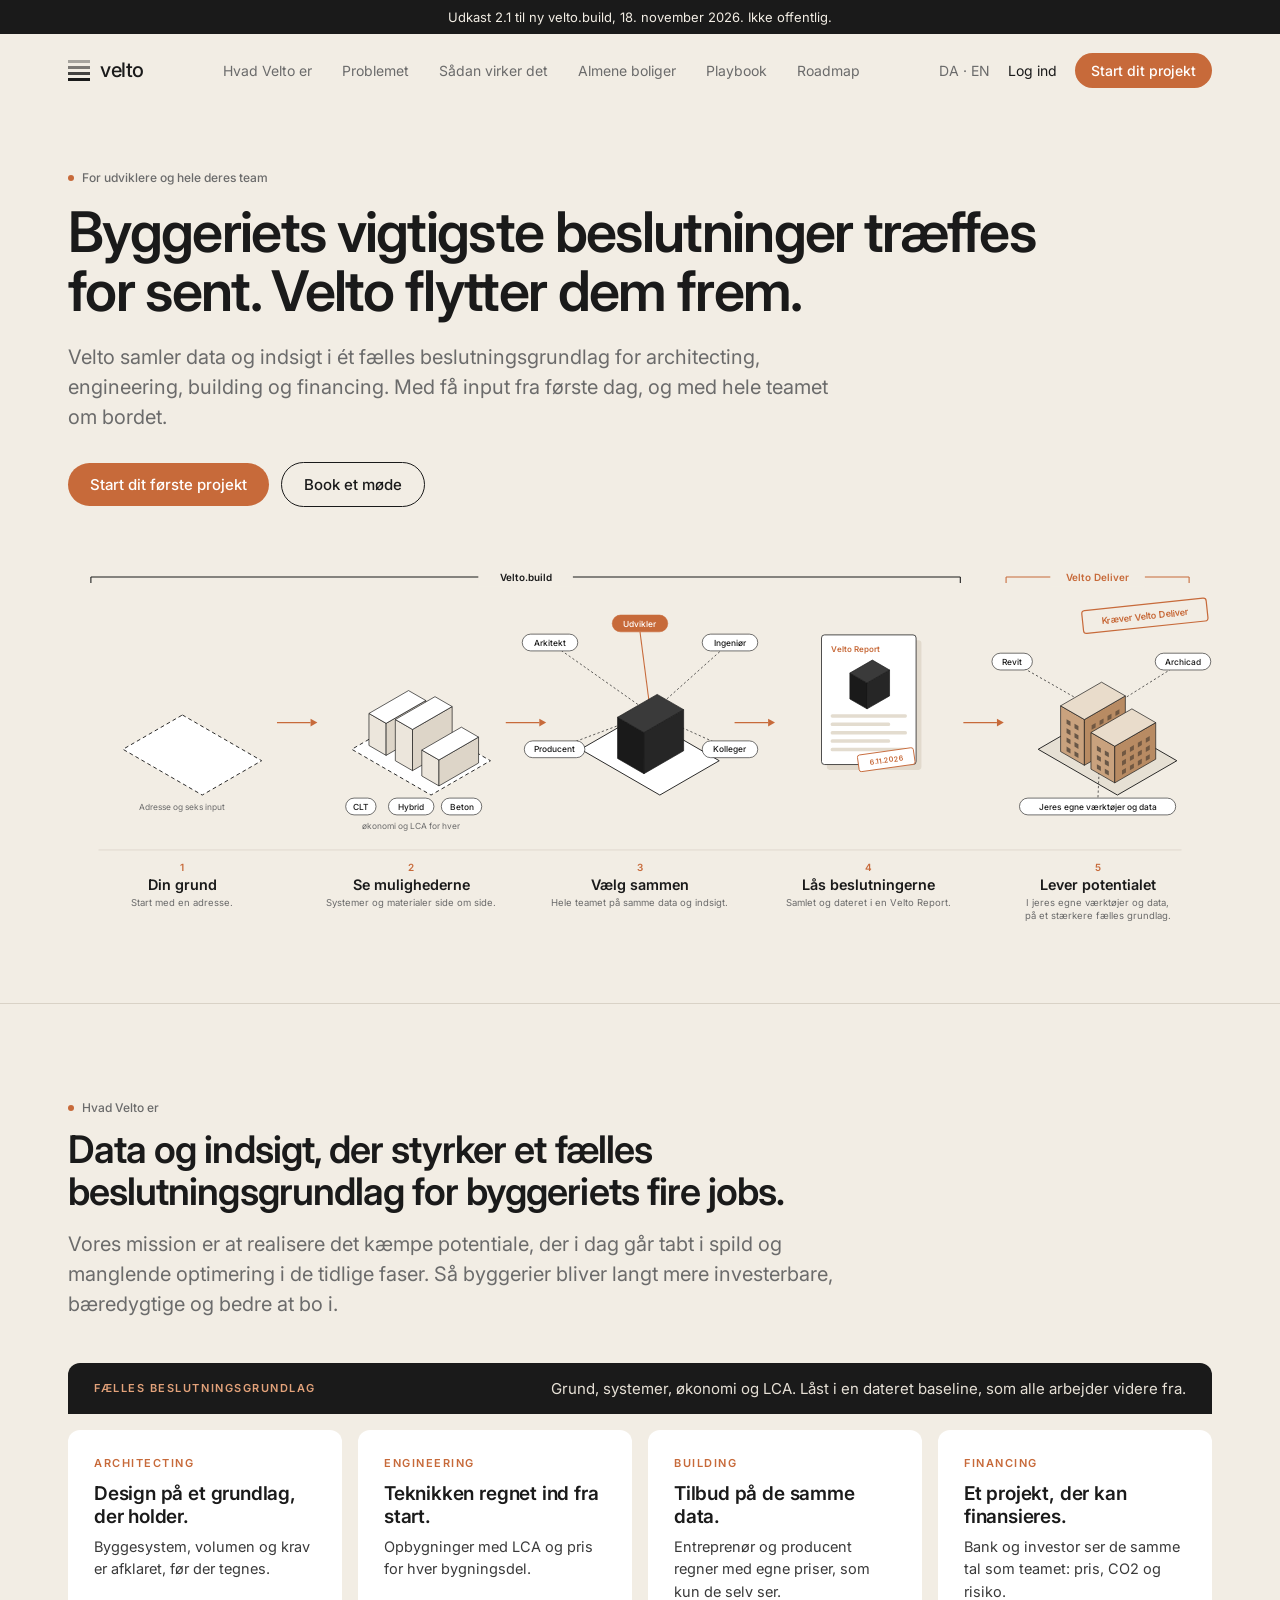
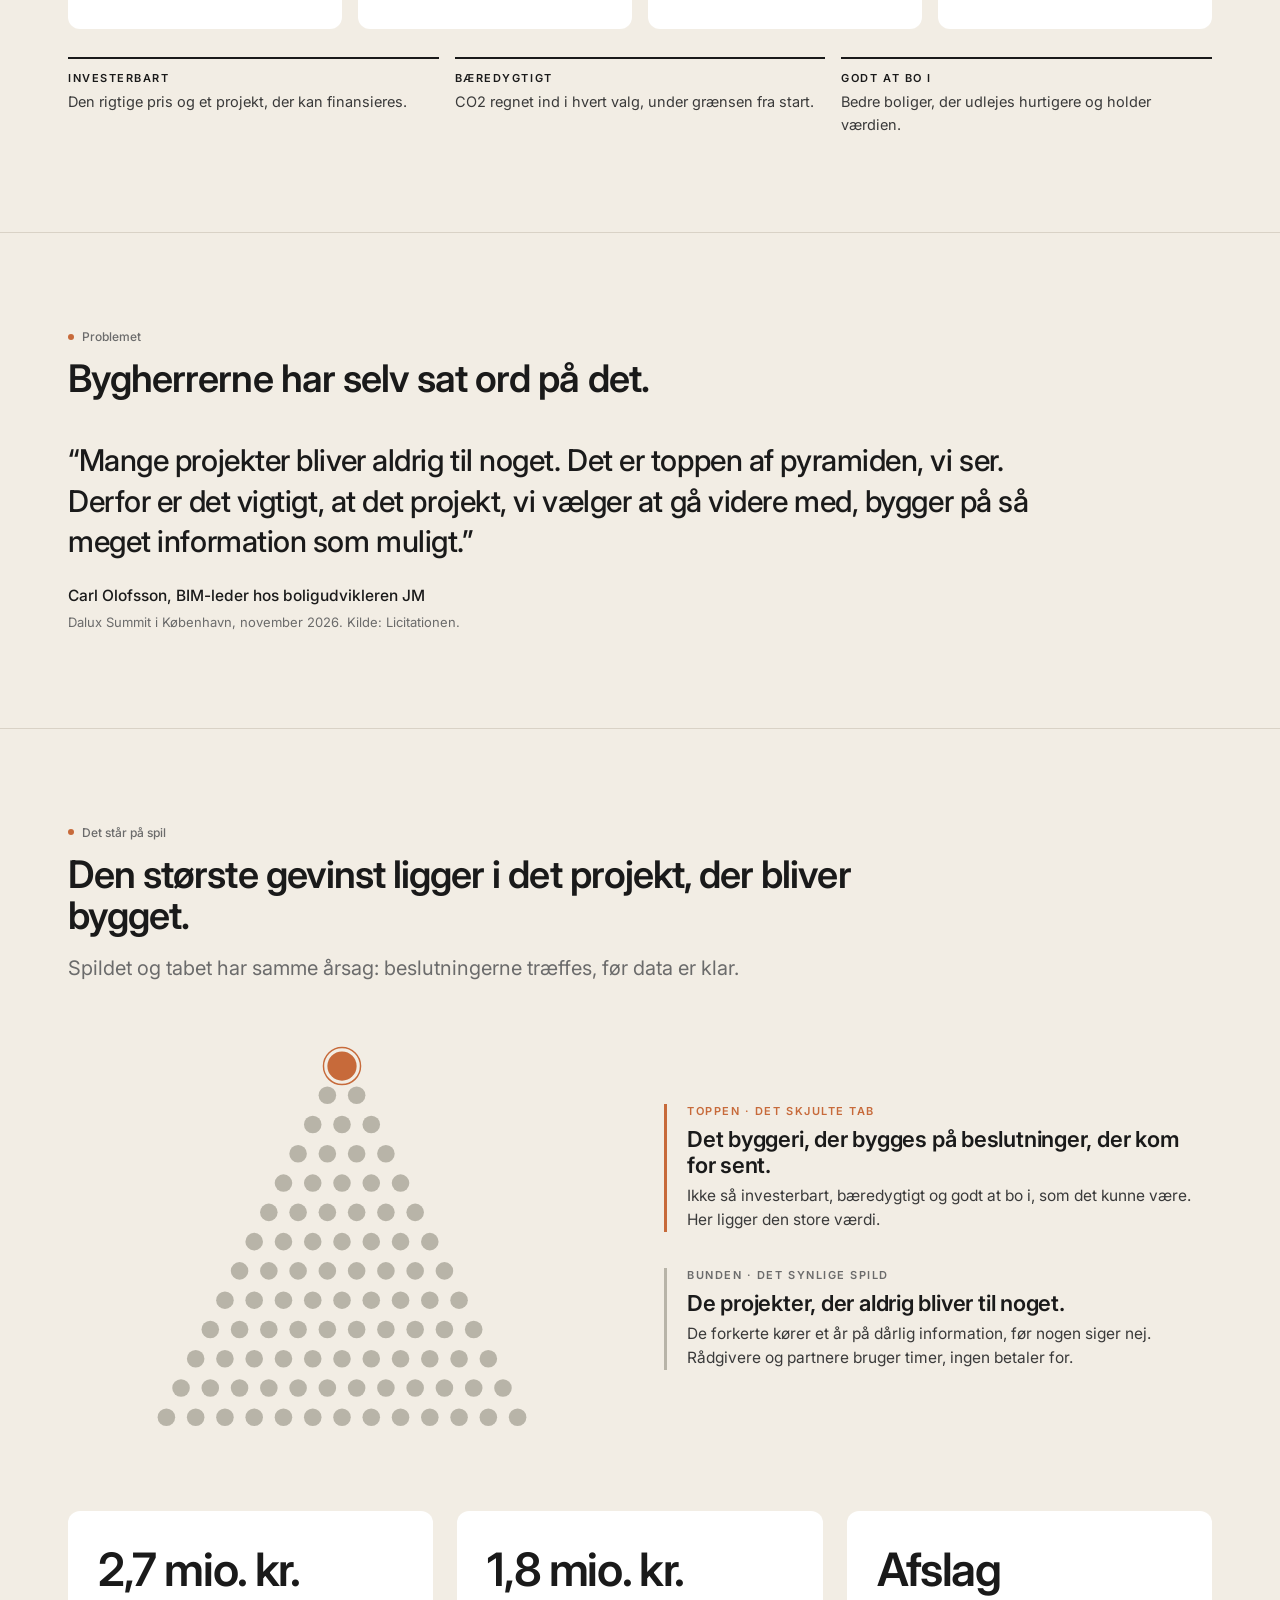
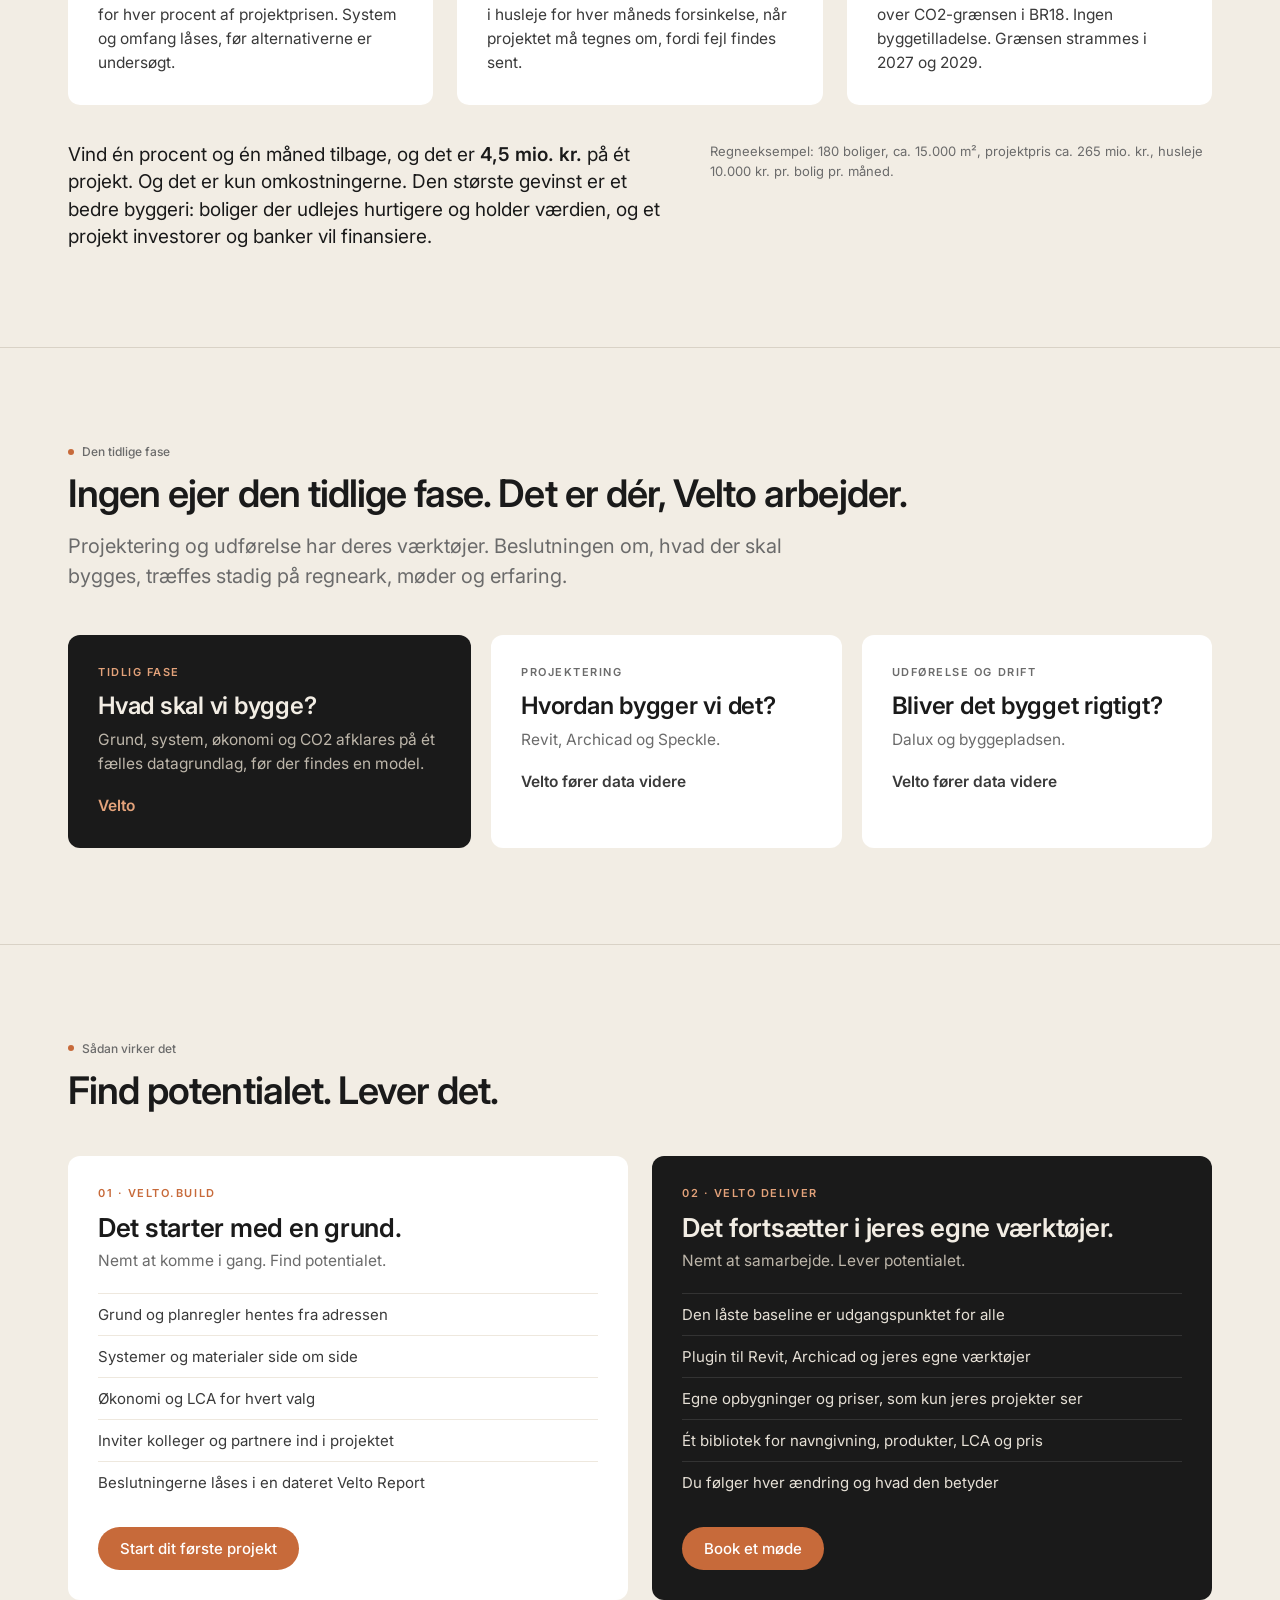
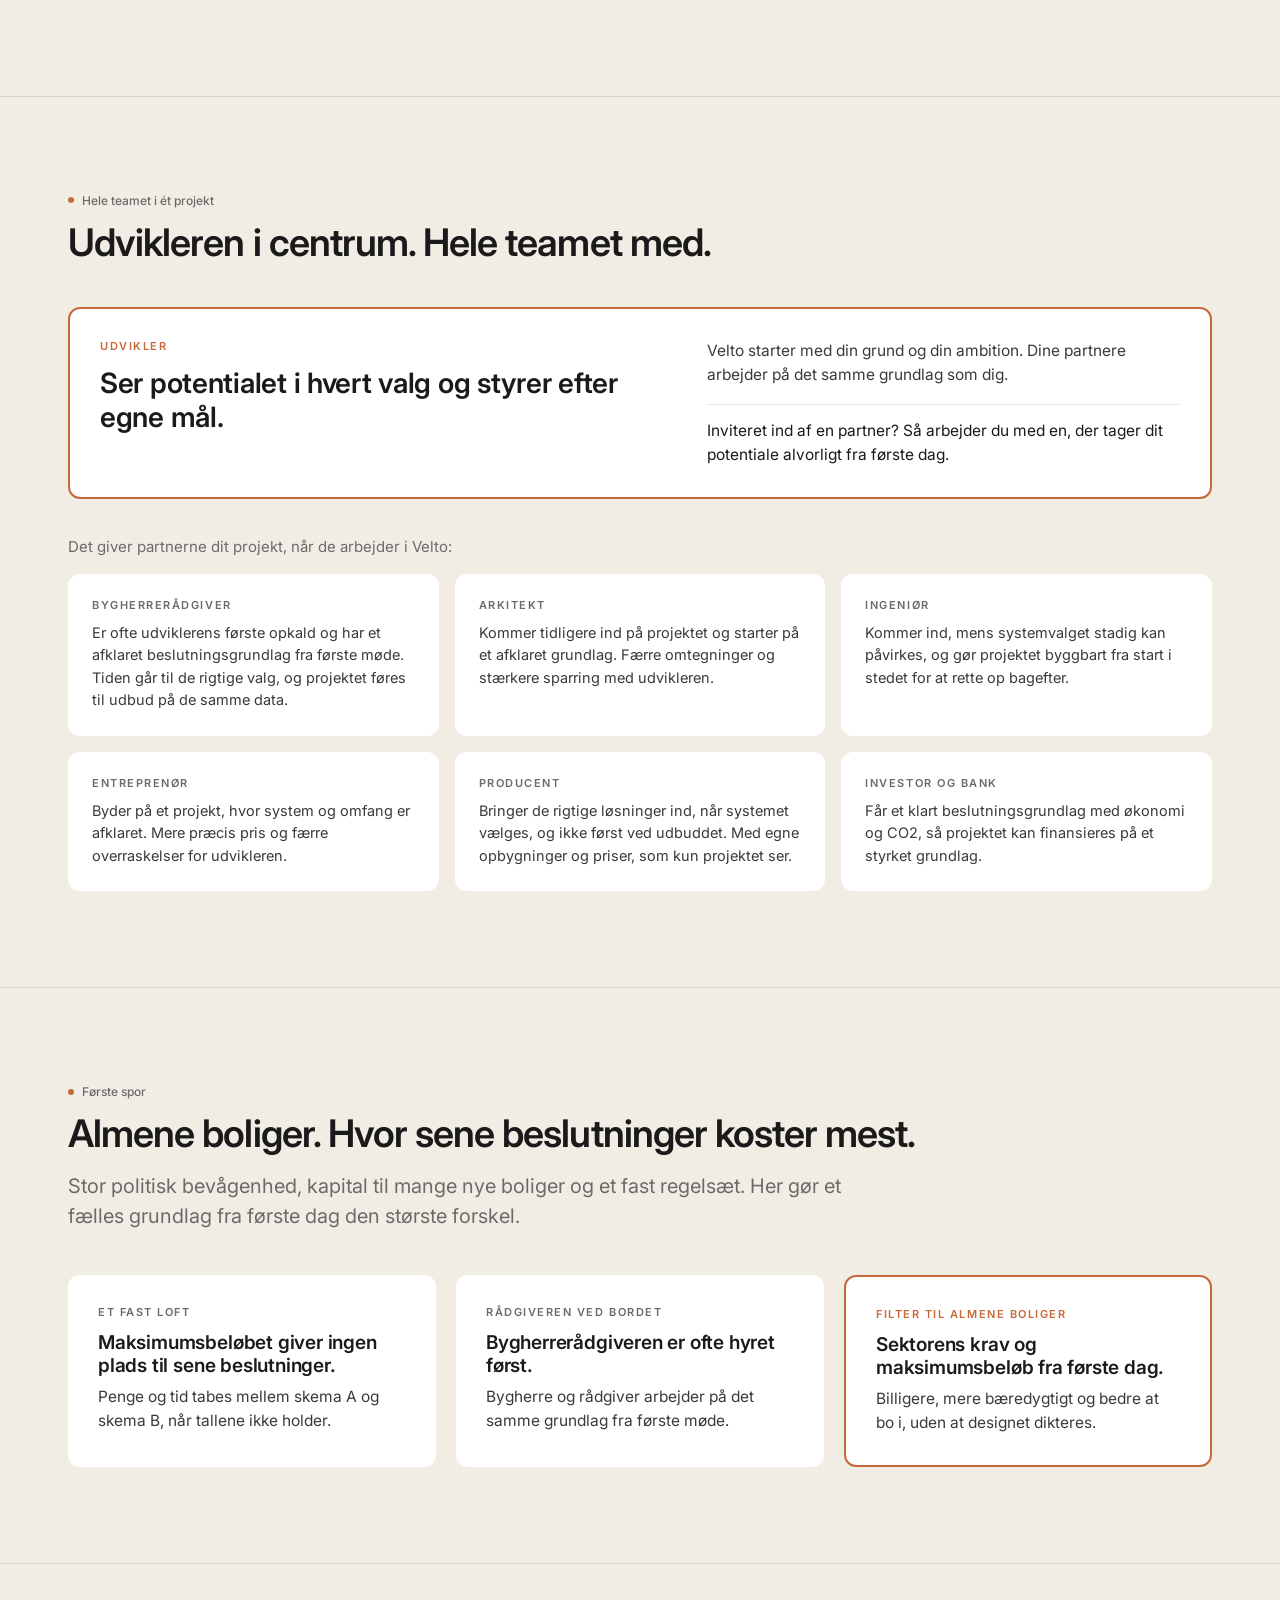
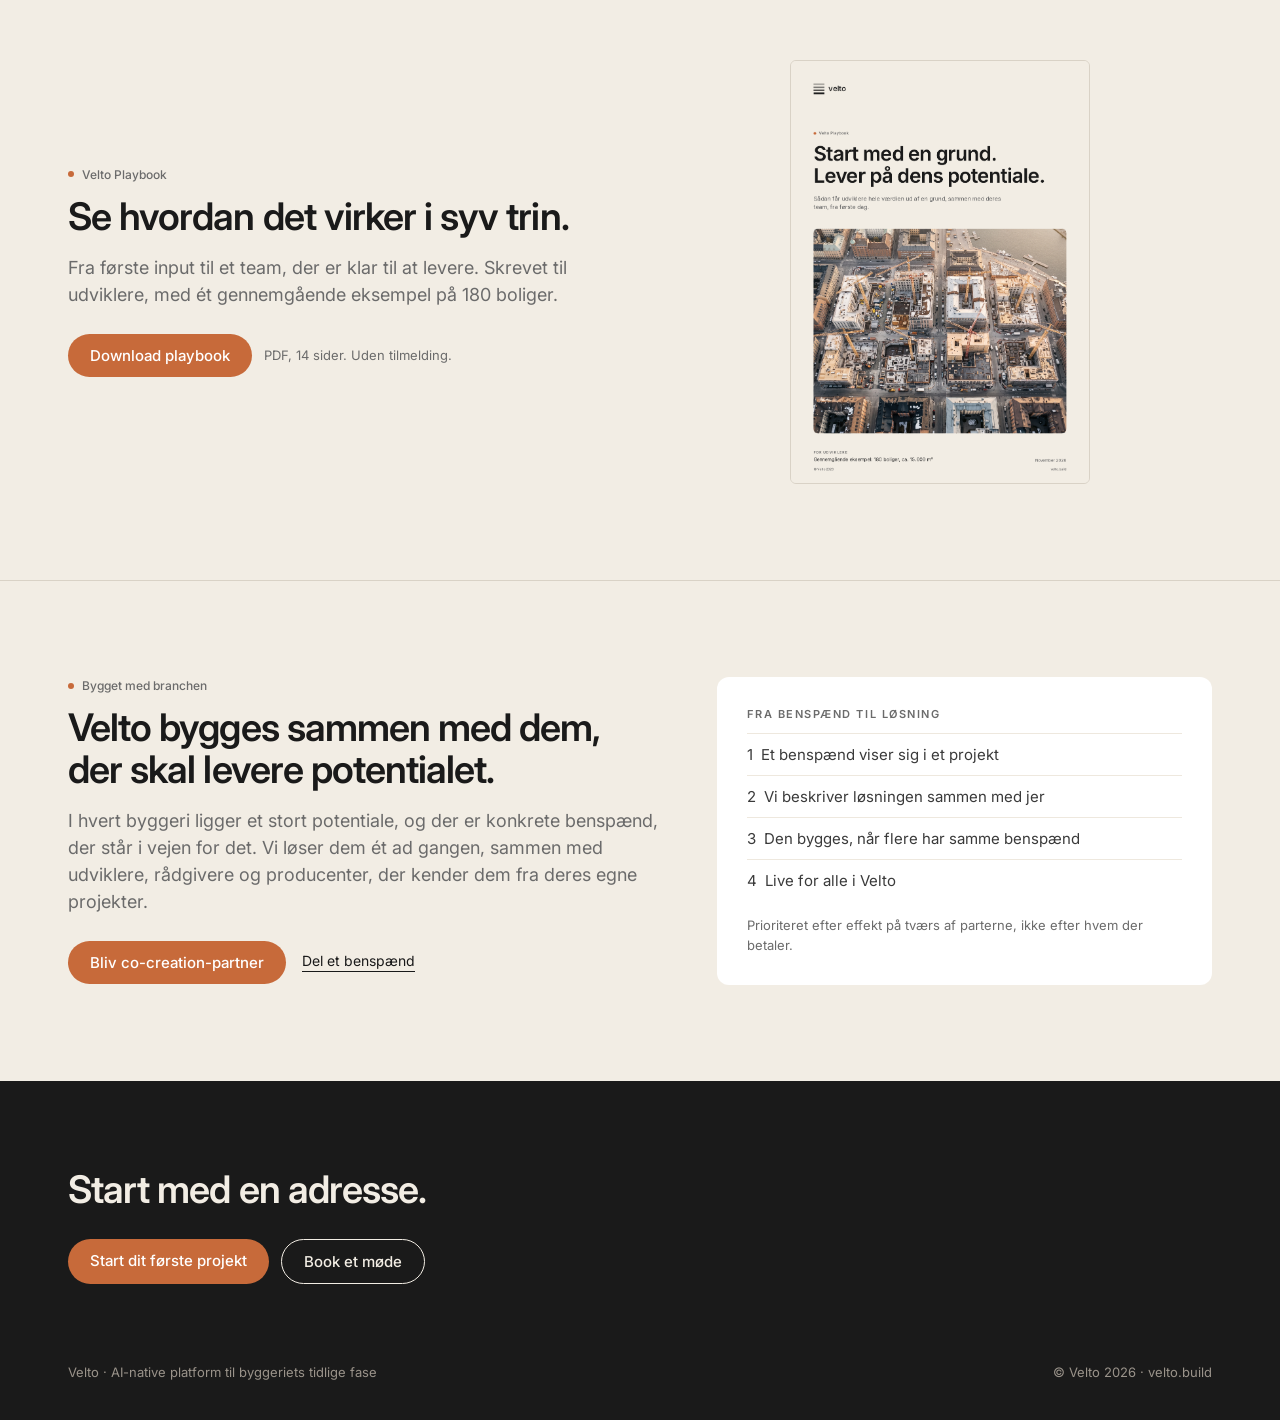
<file: v2/index.html>
<!doctype html><html lang="da"><head><meta charset="utf-8"><meta name="robots" content="noindex,nofollow"><meta name="viewport" content="width=device-width,initial-scale=1"><title>Velto</title>
<link href="https://fonts.googleapis.com/css2?family=Inter:wght@400;500;600&display=swap" rel="stylesheet">
<style>
:root{--bg:#F2EDE4;--ink:#1A1A1A;--body:#3A3A3A;--muted:#6B6B6B;--ochre:#C76A3A;--line:#D9D2C6}
*{box-sizing:border-box;margin:0;padding:0} body{font-family:Inter,sans-serif;background:var(--bg);color:var(--ink);-webkit-font-smoothing:antialiased}
a{color:inherit;text-decoration:none}
.draft{background:#1A1A1A;color:#F2EDE4;font-size:13px;text-align:center;padding:9px}
.w{max-width:1240px;margin:0 auto;padding:0 48px}
nav .w{display:flex;align-items:center;justify-content:space-between;height:72px}
.logo{display:flex;align-items:center;gap:10px;font-size:20px;font-weight:500;letter-spacing:-.02em}
.bars{display:flex;flex-direction:column;gap:3px} .bars span{display:block;width:22px;height:3px;background:var(--ink)}
.bars span:nth-child(1){opacity:.35}.bars span:nth-child(2){opacity:.55}.bars span:nth-child(3){opacity:.8}
.links{display:flex;gap:30px;font-size:14px;color:var(--muted)} .right{display:flex;gap:18px;align-items:center;font-size:14px}
.btn{display:inline-block;background:var(--ochre);color:#fff;font-weight:500;font-size:15px;padding:12px 22px;border-radius:999px}
.btn.o{background:transparent;color:var(--ink);border:1px solid var(--ink)} .btn.s{padding:9px 16px;font-size:14px}
.eb{font-size:12px;color:var(--muted);display:flex;gap:8px;align-items:center;font-weight:500} .eb:before{content:"";width:6px;height:6px;border-radius:50%;background:var(--ochre)}
h1{font-size:56px;font-weight:600;letter-spacing:-.03em;line-height:1.06;max-width:980px}
h2{font-size:38px;font-weight:600;letter-spacing:-.025em;line-height:1.1;max-width:860px}
h3{font-size:19px;font-weight:600;letter-spacing:-.01em}
.lead{font-size:20px;line-height:1.5;color:var(--muted);max-width:780px}
p{font-size:15.5px;line-height:1.55;color:var(--body)}
section{padding:96px 0;border-top:1px solid var(--line)}
.card{background:#fff;border-radius:12px;padding:30px}
.stat b{display:block;font-size:46px;font-weight:600;letter-spacing:-.03em}
ul{list-style:none} li{font-size:15px;padding:11px 0;border-top:1px solid #EEE8DE;color:var(--body)}
.caps{font-size:11px;font-weight:600;letter-spacing:.14em;text-transform:uppercase}
blockquote{font-size:30px;line-height:1.35;letter-spacing:-.015em;font-weight:500;max-width:980px}
.model-mob{display:none}
@media (max-width:900px){
 .w{padding:0 20px} nav .w{height:60px} .links{display:none} .right>span:first-child{display:none}
 h1{font-size:36px} h2{font-size:28px} .lead{font-size:17px} section{padding:56px 0} header{padding:36px 0 8px!important}
 blockquote{font-size:22px} .card{padding:22px} .stat b{font-size:36px}
 [style*="grid-template-columns"]{grid-template-columns:1fr!important;gap:16px!important}
 [style*="display:flex"]{flex-wrap:wrap}
 .model-desk{display:none} .model-mob{display:block}
 img{max-width:70%;height:auto} footer{padding:56px 0 28px!important}
}
</style></head><body>
<div class="draft">Udkast 2.1 til ny velto.build, 18. november 2026. Ikke offentlig.</div>
<nav><div class="w"><div class="logo"><div class="bars"><span></span><span></span><span></span><span></span></div>velto</div>
<div class="links"><a href="#velto">Hvad Velto er</a><a href="#problemet">Problemet</a><a href="#saadan">Sådan virker det</a><a href="#almene">Almene boliger</a><a href="#playbook">Playbook</a><a href="#branchen">Roadmap</a></div>
<div class="right"><span style="color:var(--muted)">DA · EN</span><a href="https://app.velto.build/login">Log ind</a><a class="btn s" href="https://app.velto.build/signup">Start dit projekt</a></div></div></nav>

<header style="padding:64px 0 24px"><div class="w">
<div class="eb">For udviklere og hele deres team</div>
<h1 style="margin-top:18px">Byggeriets vigtigste beslutninger træffes for sent. Velto flytter dem frem.</h1>
<p class="lead" style="margin-top:20px">Velto samler data og indsigt i ét fælles beslutningsgrundlag for architecting, engineering, building og financing. Med få input fra første dag, og med hele teamet om bordet.</p>
<div style="display:flex;gap:12px;margin-top:30px;align-items:center"><a class="btn" href="https://app.velto.build/signup">Start dit første projekt</a><a class="btn o" href="mailto:filip@velto.build?subject=M%C3%B8de%20om%20Velto">Book et møde</a></div>
<div class="model-desk" style="margin-top:44px"><svg xmlns="http://www.w3.org/2000/svg" viewBox="0 0 1500 520" width="100%"><rect width="100%" fill="#F2EDE4"/><line x1="30" y1="34" x2="1170" y2="34" stroke="#1A1A1A" stroke-width="1.4"/><line x1="30" y1="34" x2="30" y2="42" stroke="#1A1A1A" stroke-width="1.4"/><line x1="1170" y1="34" x2="1170" y2="42" stroke="#1A1A1A" stroke-width="1.4"/><rect x="538.0" y="22" width="124" height="24" fill="#F2EDE4"/><text x="600.0" y="39" text-anchor="middle" font-family="Inter" font-size="13" font-weight="600" fill="#1A1A1A">Velto.build</text><line x1="1230" y1="34" x2="1470" y2="34" stroke="#C76A3A" stroke-width="1.4"/><line x1="1230" y1="34" x2="1230" y2="42" stroke="#C76A3A" stroke-width="1.4"/><line x1="1470" y1="34" x2="1470" y2="42" stroke="#C76A3A" stroke-width="1.4"/><rect x="1288.0" y="22" width="124" height="24" fill="#F2EDE4"/><text x="1350.0" y="39" text-anchor="middle" font-family="Inter" font-size="13" font-weight="600" fill="#C76A3A">Velto Deliver</text><polygon points="150.0,215.0 253.9,275.0 176.0,320.0 72.1,260.0" fill="#FFFFFF" stroke="#1A1A1A" stroke-width="1.2" stroke-dasharray="5 4"/><text x="150" y="340" text-anchor="middle" font-family="Inter" font-size="11" fill="#6B6B6B">Adresse og seks input</text><polygon points="450.0,215.0 553.9,275.0 476.0,320.0 372.1,260.0" fill="#FFFFFF" stroke="#1A1A1A" stroke-width="1.2" stroke-dasharray="5 4"/><polygon points="394.6,255.0 417.1,268.0 417.1,226.0 394.6,213.0" fill="#ECE6DC" stroke="#1A1A1A" stroke-width="0.9" stroke-linejoin="round"/><polygon points="469.1,238.0 417.1,268.0 417.1,226.0 469.1,196.0" fill="#DDD5C8" stroke="#1A1A1A" stroke-width="0.9" stroke-linejoin="round"/><polygon points="446.5,183.0 469.1,196.0 417.1,226.0 394.6,213.0" fill="#FFFFFF" stroke="#1A1A1A" stroke-width="0.9" stroke-linejoin="round"/><polygon points="429.2,275.0 451.7,288.0 451.7,234.0 429.2,221.0" fill="#ECE6DC" stroke="#1A1A1A" stroke-width="0.9" stroke-linejoin="round"/><polygon points="503.7,258.0 451.7,288.0 451.7,234.0 503.7,204.0" fill="#DDD5C8" stroke="#1A1A1A" stroke-width="0.9" stroke-linejoin="round"/><polygon points="481.2,191.0 503.7,204.0 451.7,234.0 429.2,221.0" fill="#FFFFFF" stroke="#1A1A1A" stroke-width="0.9" stroke-linejoin="round"/><polygon points="463.9,295.0 486.4,308.0 486.4,274.0 463.9,261.0" fill="#ECE6DC" stroke="#1A1A1A" stroke-width="0.9" stroke-linejoin="round"/><polygon points="538.3,278.0 486.4,308.0 486.4,274.0 538.3,244.0" fill="#DDD5C8" stroke="#1A1A1A" stroke-width="0.9" stroke-linejoin="round"/><polygon points="515.8,231.0 538.3,244.0 486.4,274.0 463.9,261.0" fill="#FFFFFF" stroke="#1A1A1A" stroke-width="0.9" stroke-linejoin="round"/><rect x="364.1" y="324" width="39.8" height="22" rx="11" fill="#FFFFFF" stroke="#1A1A1A" stroke-width="0.8"/><text x="384" y="339" text-anchor="middle" font-family="Inter" font-size="11" font-weight="500" fill="#1A1A1A">CLT</text><rect x="420.2" y="324" width="59.6" height="22" rx="11" fill="#FFFFFF" stroke="#1A1A1A" stroke-width="0.8"/><text x="450" y="339" text-anchor="middle" font-family="Inter" font-size="11" font-weight="500" fill="#1A1A1A">Hybrid</text><rect x="489.5" y="324" width="53.0" height="22" rx="11" fill="#FFFFFF" stroke="#1A1A1A" stroke-width="0.8"/><text x="516" y="339" text-anchor="middle" font-family="Inter" font-size="11" font-weight="500" fill="#1A1A1A">Beton</text><text x="450" y="365" text-anchor="middle" font-family="Inter" font-size="11" fill="#6B6B6B">økonomi og LCA for hver</text><polygon points="750.0,215.0 853.9,275.0 776.0,320.0 672.1,260.0" fill="#FFFFFF" stroke="#1A1A1A" stroke-width="1.2" /><line x1="632" y1="120" x2="763.9" y2="213.0" stroke="#1A1A1A" stroke-width="0.9" stroke-dasharray="3 3"/><line x1="868" y1="120" x2="763.9" y2="213.0" stroke="#1A1A1A" stroke-width="0.9" stroke-dasharray="3 3"/><line x1="638" y1="260" x2="763.9" y2="213.0" stroke="#1A1A1A" stroke-width="0.9" stroke-dasharray="3 3"/><line x1="868" y1="260" x2="763.9" y2="213.0" stroke="#1A1A1A" stroke-width="0.9" stroke-dasharray="3 3"/><line x1="750" y1="106" x2="763.9" y2="213.0" stroke="#C76A3A" stroke-width="1.4"/><polygon points="720.6,272.0 755.2,292.0 755.2,238.0 720.6,218.0" fill="#1A1A1A" stroke="#1A1A1A" stroke-width="0.9" stroke-linejoin="round"/><polygon points="807.2,262.0 755.2,292.0 755.2,238.0 807.2,208.0" fill="#262626" stroke="#1A1A1A" stroke-width="0.9" stroke-linejoin="round"/><polygon points="772.5,188.0 807.2,208.0 755.2,238.0 720.6,218.0" fill="#3A3A3A" stroke="#1A1A1A" stroke-width="0.9" stroke-linejoin="round"/><rect x="595.6" y="109" width="72.8" height="22" rx="11" fill="#FFFFFF" stroke="#1A1A1A" stroke-width="0.8"/><text x="632" y="124" text-anchor="middle" font-family="Inter" font-size="11" font-weight="500" fill="#1A1A1A">Arkitekt</text><rect x="831.6" y="109" width="72.8" height="22" rx="11" fill="#FFFFFF" stroke="#1A1A1A" stroke-width="0.8"/><text x="868" y="124" text-anchor="middle" font-family="Inter" font-size="11" font-weight="500" fill="#1A1A1A">Ingeniør</text><rect x="598.3" y="249" width="79.4" height="22" rx="11" fill="#FFFFFF" stroke="#1A1A1A" stroke-width="0.8"/><text x="638" y="264" text-anchor="middle" font-family="Inter" font-size="11" font-weight="500" fill="#1A1A1A">Producent</text><rect x="831.6" y="249" width="72.8" height="22" rx="11" fill="#FFFFFF" stroke="#1A1A1A" stroke-width="0.8"/><text x="868" y="264" text-anchor="middle" font-family="Inter" font-size="11" font-weight="500" fill="#1A1A1A">Kolleger</text><rect x="713.6" y="84" width="72.8" height="22" rx="11" fill="#C76A3A" stroke="#C76A3A" stroke-width="0.8"/><text x="750" y="99" text-anchor="middle" font-family="Inter" font-size="11" font-weight="500" fill="#FFFFFF">Udvikler</text><rect x="995" y="117" width="124" height="170" rx="4" fill="#E2DACD"/><rect x="988" y="110" width="124" height="170" rx="4" fill="#FFFFFF" stroke="#1A1A1A" stroke-width="1"/><text x="1000" y="132" font-family="Inter" font-size="10.5" font-weight="600" fill="#C76A3A">Velto Report</text><polygon points="1025.2,194.0 1047.7,207.0 1047.7,173.0 1025.2,160.0" fill="#1A1A1A" stroke="#1A1A1A" stroke-width="0.9" stroke-linejoin="round"/><polygon points="1077.2,190.0 1047.7,207.0 1047.7,173.0 1077.2,156.0" fill="#262626" stroke="#1A1A1A" stroke-width="0.9" stroke-linejoin="round"/><polygon points="1054.7,143.0 1077.2,156.0 1047.7,173.0 1025.2,160.0" fill="#3A3A3A" stroke="#1A1A1A" stroke-width="0.9" stroke-linejoin="round"/><rect x="1000" y="214" width="100" height="4.5" rx="2" fill="#E3DCCF"/><rect x="1000" y="225" width="78" height="4.5" rx="2" fill="#E3DCCF"/><rect x="1000" y="236" width="100" height="4.5" rx="2" fill="#E3DCCF"/><rect x="1000" y="247" width="78" height="4.5" rx="2" fill="#E3DCCF"/><rect x="1000" y="258" width="100" height="4.5" rx="2" fill="#E3DCCF"/><g transform="rotate(-8 1106 272)"><rect x="1036" y="258" width="74" height="22" rx="3" fill="#FFFFFF" stroke="#C76A3A" stroke-width="1.2"/><text x="1073" y="273" text-anchor="middle" font-family="Inter" font-size="9.5" font-weight="600" fill="#C76A3A">6.11.2026</text></g><polygon points="1350.0,215.0 1453.9,275.0 1376.0,320.0 1272.1,260.0" fill="#E6E0D4" stroke="#1A1A1A" stroke-width="1.2" /><line x1="1238" y1="145" x2="1355.2" y2="212.0" stroke="#1A1A1A" stroke-width="0.9" stroke-dasharray="3 3"/><line x1="1462" y1="145" x2="1355.2" y2="212.0" stroke="#1A1A1A" stroke-width="0.9" stroke-dasharray="3 3"/><line x1="1350" y1="335" x2="1355.2" y2="212.0" stroke="#1A1A1A" stroke-width="0.9" stroke-dasharray="3 3"/><polygon points="1301.5,263.0 1332.7,281.0 1332.7,221.0 1301.5,203.0" fill="#C9A27E" stroke="#1A1A1A" stroke-width="0.9" stroke-linejoin="round"/><polygon points="1386.4,250.0 1332.7,281.0 1332.7,221.0 1386.4,190.0" fill="#B88B63" stroke="#1A1A1A" stroke-width="0.9" stroke-linejoin="round"/><polygon points="1355.2,172.0 1386.4,190.0 1332.7,221.0 1301.5,203.0" fill="#E9DCCB" stroke="#1A1A1A" stroke-width="0.9" stroke-linejoin="round"/><polygon points="1309.3,262.5 1314.5,265.5 1314.5,259.5 1309.3,256.5" fill="#1A1A1A" opacity=".55"/><polygon points="1319.7,268.5 1324.9,271.5 1324.9,265.5 1319.7,262.5" fill="#1A1A1A" opacity=".55"/><polygon points="1378.6,249.5 1373.4,252.5 1373.4,246.5 1378.6,243.5" fill="#1A1A1A" opacity=".45"/><polygon points="1368.2,255.5 1363.0,258.5 1363.0,252.5 1368.2,249.5" fill="#1A1A1A" opacity=".45"/><polygon points="1357.8,261.5 1352.6,264.5 1352.6,258.5 1357.8,255.5" fill="#1A1A1A" opacity=".45"/><polygon points="1347.4,267.5 1342.2,270.5 1342.2,264.5 1347.4,261.5" fill="#1A1A1A" opacity=".45"/><polygon points="1309.3,250.5 1314.5,253.5 1314.5,247.5 1309.3,244.5" fill="#1A1A1A" opacity=".55"/><polygon points="1319.7,256.5 1324.9,259.5 1324.9,253.5 1319.7,250.5" fill="#1A1A1A" opacity=".55"/><polygon points="1378.6,237.5 1373.4,240.5 1373.4,234.5 1378.6,231.5" fill="#1A1A1A" opacity=".45"/><polygon points="1368.2,243.5 1363.0,246.5 1363.0,240.5 1368.2,237.5" fill="#1A1A1A" opacity=".45"/><polygon points="1357.8,249.5 1352.6,252.5 1352.6,246.5 1357.8,243.5" fill="#1A1A1A" opacity=".45"/><polygon points="1347.4,255.5 1342.2,258.5 1342.2,252.5 1347.4,249.5" fill="#1A1A1A" opacity=".45"/><polygon points="1309.3,238.5 1314.5,241.5 1314.5,235.5 1309.3,232.5" fill="#1A1A1A" opacity=".55"/><polygon points="1319.7,244.5 1324.9,247.5 1324.9,241.5 1319.7,238.5" fill="#1A1A1A" opacity=".55"/><polygon points="1378.6,225.5 1373.4,228.5 1373.4,222.5 1378.6,219.5" fill="#1A1A1A" opacity=".45"/><polygon points="1368.2,231.5 1363.0,234.5 1363.0,228.5 1368.2,225.5" fill="#1A1A1A" opacity=".45"/><polygon points="1357.8,237.5 1352.6,240.5 1352.6,234.5 1357.8,231.5" fill="#1A1A1A" opacity=".45"/><polygon points="1347.4,243.5 1342.2,246.5 1342.2,240.5 1347.4,237.5" fill="#1A1A1A" opacity=".45"/><polygon points="1309.3,226.5 1314.5,229.5 1314.5,223.5 1309.3,220.5" fill="#1A1A1A" opacity=".55"/><polygon points="1319.7,232.5 1324.9,235.5 1324.9,229.5 1319.7,226.5" fill="#1A1A1A" opacity=".55"/><polygon points="1378.6,213.5 1373.4,216.5 1373.4,210.5 1378.6,207.5" fill="#1A1A1A" opacity=".45"/><polygon points="1368.2,219.5 1363.0,222.5 1363.0,216.5 1368.2,213.5" fill="#1A1A1A" opacity=".45"/><polygon points="1357.8,225.5 1352.6,228.5 1352.6,222.5 1357.8,219.5" fill="#1A1A1A" opacity=".45"/><polygon points="1347.4,231.5 1342.2,234.5 1342.2,228.5 1347.4,225.5" fill="#1A1A1A" opacity=".45"/><polygon points="1341.3,286.0 1372.5,304.0 1372.5,256.0 1341.3,238.0" fill="#C9A27E" stroke="#1A1A1A" stroke-width="0.9" stroke-linejoin="round"/><polygon points="1426.2,273.0 1372.5,304.0 1372.5,256.0 1426.2,225.0" fill="#B88B63" stroke="#1A1A1A" stroke-width="0.9" stroke-linejoin="round"/><polygon points="1395.0,207.0 1426.2,225.0 1372.5,256.0 1341.3,238.0" fill="#E9DCCB" stroke="#1A1A1A" stroke-width="0.9" stroke-linejoin="round"/><polygon points="1349.1,285.5 1354.3,288.5 1354.3,282.5 1349.1,279.5" fill="#1A1A1A" opacity=".55"/><polygon points="1359.5,291.5 1364.7,294.5 1364.7,288.5 1359.5,285.5" fill="#1A1A1A" opacity=".55"/><polygon points="1418.4,272.5 1413.2,275.5 1413.2,269.5 1418.4,266.5" fill="#1A1A1A" opacity=".45"/><polygon points="1408.0,278.5 1402.8,281.5 1402.8,275.5 1408.0,272.5" fill="#1A1A1A" opacity=".45"/><polygon points="1397.6,284.5 1392.4,287.5 1392.4,281.5 1397.6,278.5" fill="#1A1A1A" opacity=".45"/><polygon points="1387.2,290.5 1382.0,293.5 1382.0,287.5 1387.2,284.5" fill="#1A1A1A" opacity=".45"/><polygon points="1349.1,273.5 1354.3,276.5 1354.3,270.5 1349.1,267.5" fill="#1A1A1A" opacity=".55"/><polygon points="1359.5,279.5 1364.7,282.5 1364.7,276.5 1359.5,273.5" fill="#1A1A1A" opacity=".55"/><polygon points="1418.4,260.5 1413.2,263.5 1413.2,257.5 1418.4,254.5" fill="#1A1A1A" opacity=".45"/><polygon points="1408.0,266.5 1402.8,269.5 1402.8,263.5 1408.0,260.5" fill="#1A1A1A" opacity=".45"/><polygon points="1397.6,272.5 1392.4,275.5 1392.4,269.5 1397.6,266.5" fill="#1A1A1A" opacity=".45"/><polygon points="1387.2,278.5 1382.0,281.5 1382.0,275.5 1387.2,272.5" fill="#1A1A1A" opacity=".45"/><polygon points="1349.1,261.5 1354.3,264.5 1354.3,258.5 1349.1,255.5" fill="#1A1A1A" opacity=".55"/><polygon points="1359.5,267.5 1364.7,270.5 1364.7,264.5 1359.5,261.5" fill="#1A1A1A" opacity=".55"/><polygon points="1418.4,248.5 1413.2,251.5 1413.2,245.5 1418.4,242.5" fill="#1A1A1A" opacity=".45"/><polygon points="1408.0,254.5 1402.8,257.5 1402.8,251.5 1408.0,248.5" fill="#1A1A1A" opacity=".45"/><polygon points="1397.6,260.5 1392.4,263.5 1392.4,257.5 1397.6,254.5" fill="#1A1A1A" opacity=".45"/><polygon points="1387.2,266.5 1382.0,269.5 1382.0,263.5 1387.2,260.5" fill="#1A1A1A" opacity=".45"/><rect x="1211.5" y="134" width="53.0" height="22" rx="11" fill="#FFFFFF" stroke="#1A1A1A" stroke-width="0.8"/><text x="1238" y="149" text-anchor="middle" font-family="Inter" font-size="11" font-weight="500" fill="#1A1A1A">Revit</text><rect x="1425.6" y="134" width="72.8" height="22" rx="11" fill="#FFFFFF" stroke="#1A1A1A" stroke-width="0.8"/><text x="1462" y="149" text-anchor="middle" font-family="Inter" font-size="11" font-weight="500" fill="#1A1A1A">Archicad</text><rect x="1247.6" y="324" width="204.8" height="22" rx="11" fill="#FFFFFF" stroke="#1A1A1A" stroke-width="0.8"/><text x="1350" y="339" text-anchor="middle" font-family="Inter" font-size="11" font-weight="500" fill="#1A1A1A">Jeres egne værktøjer og data</text><g transform="rotate(-6 1412 85)"><rect x="1330" y="70" width="164" height="30" rx="4" fill="#F2EDE4" stroke="#C76A3A" stroke-width="1.6"/><text x="1412" y="90" text-anchor="middle" font-family="Inter" font-size="12" font-weight="600" fill="#C76A3A">Kræver Velto Deliver</text></g><line x1="274" y1="225" x2="318" y2="225" stroke="#C76A3A" stroke-width="1.6"/><polygon points="318,220 327,225 318,230" fill="#C76A3A"/><line x1="574" y1="225" x2="618" y2="225" stroke="#C76A3A" stroke-width="1.6"/><polygon points="618,220 627,225 618,230" fill="#C76A3A"/><line x1="874" y1="225" x2="918" y2="225" stroke="#C76A3A" stroke-width="1.6"/><polygon points="918,220 927,225 918,230" fill="#C76A3A"/><line x1="1174" y1="225" x2="1218" y2="225" stroke="#C76A3A" stroke-width="1.6"/><polygon points="1218,220 1227,225 1218,230" fill="#C76A3A"/><line x1="40" y1="392" x2="1460" y2="392" stroke="#D9D2C6" stroke-width="1"/><text x="150" y="420" text-anchor="middle" font-family="Inter" font-size="13" font-weight="600" fill="#C76A3A">1</text><text x="150" y="444" text-anchor="middle" font-family="Inter" font-size="19" font-weight="600" fill="#1A1A1A">Din grund</text><text x="150" y="466" text-anchor="middle" font-family="Inter" font-size="12.5" fill="#6B6B6B">Start med en adresse.</text><text x="450" y="420" text-anchor="middle" font-family="Inter" font-size="13" font-weight="600" fill="#C76A3A">2</text><text x="450" y="444" text-anchor="middle" font-family="Inter" font-size="19" font-weight="600" fill="#1A1A1A">Se mulighederne</text><text x="450" y="466" text-anchor="middle" font-family="Inter" font-size="12.5" fill="#6B6B6B">Systemer og materialer side om side.</text><text x="750" y="420" text-anchor="middle" font-family="Inter" font-size="13" font-weight="600" fill="#C76A3A">3</text><text x="750" y="444" text-anchor="middle" font-family="Inter" font-size="19" font-weight="600" fill="#1A1A1A">Vælg sammen</text><text x="750" y="466" text-anchor="middle" font-family="Inter" font-size="12.5" fill="#6B6B6B">Hele teamet på samme data og indsigt.</text><text x="1050" y="420" text-anchor="middle" font-family="Inter" font-size="13" font-weight="600" fill="#C76A3A">4</text><text x="1050" y="444" text-anchor="middle" font-family="Inter" font-size="19" font-weight="600" fill="#1A1A1A">Lås beslutningerne</text><text x="1050" y="466" text-anchor="middle" font-family="Inter" font-size="12.5" fill="#6B6B6B">Samlet og dateret i en Velto Report.</text><text x="1350" y="420" text-anchor="middle" font-family="Inter" font-size="13" font-weight="600" fill="#C76A3A">5</text><text x="1350" y="444" text-anchor="middle" font-family="Inter" font-size="19" font-weight="600" fill="#1A1A1A">Lever potentialet</text><text x="1350" y="466" text-anchor="middle" font-family="Inter" font-size="12.5" fill="#6B6B6B">I jeres egne værktøjer og data,</text><text x="1350" y="483" text-anchor="middle" font-family="Inter" font-size="12.5" fill="#6B6B6B">på et stærkere fælles grundlag.</text></svg></div><div style="margin-top:28px"><div class="model-mob"><div class="caps" style="border-top:2px solid #1A1A1A;padding-top:8px">Velto.build</div><div style="padding:18px 0 26px;text-align:center"><svg style="width:100%;max-width:360px;height:auto;display:block;margin:0 auto" xmlns="http://www.w3.org/2000/svg" viewBox="-25 155 350 200"><polygon points="150.0,215.0 253.9,275.0 176.0,320.0 72.1,260.0" fill="#FFFFFF" stroke="#1A1A1A" stroke-width="1.2" stroke-dasharray="5 4"/><text x="150" y="340" text-anchor="middle" font-family="Inter" font-size="11" fill="#6B6B6B">Adresse og seks input</text></svg><div style="font-size:13px;font-weight:600;color:#C76A3A;margin-top:6px">1</div><h3 style="font-size:21px">Din grund</h3><p style="color:#6B6B6B;font-size:15px">Start med en adresse.</p></div><div style="padding:18px 0 26px;text-align:center"><svg style="width:100%;max-width:360px;height:auto;display:block;margin:0 auto" xmlns="http://www.w3.org/2000/svg" viewBox="275 145 350 230"><polygon points="450.0,215.0 553.9,275.0 476.0,320.0 372.1,260.0" fill="#FFFFFF" stroke="#1A1A1A" stroke-width="1.2" stroke-dasharray="5 4"/><polygon points="394.6,255.0 417.1,268.0 417.1,226.0 394.6,213.0" fill="#ECE6DC" stroke="#1A1A1A" stroke-width="0.9" stroke-linejoin="round"/><polygon points="469.1,238.0 417.1,268.0 417.1,226.0 469.1,196.0" fill="#DDD5C8" stroke="#1A1A1A" stroke-width="0.9" stroke-linejoin="round"/><polygon points="446.5,183.0 469.1,196.0 417.1,226.0 394.6,213.0" fill="#FFFFFF" stroke="#1A1A1A" stroke-width="0.9" stroke-linejoin="round"/><polygon points="429.2,275.0 451.7,288.0 451.7,234.0 429.2,221.0" fill="#ECE6DC" stroke="#1A1A1A" stroke-width="0.9" stroke-linejoin="round"/><polygon points="503.7,258.0 451.7,288.0 451.7,234.0 503.7,204.0" fill="#DDD5C8" stroke="#1A1A1A" stroke-width="0.9" stroke-linejoin="round"/><polygon points="481.2,191.0 503.7,204.0 451.7,234.0 429.2,221.0" fill="#FFFFFF" stroke="#1A1A1A" stroke-width="0.9" stroke-linejoin="round"/><polygon points="463.9,295.0 486.4,308.0 486.4,274.0 463.9,261.0" fill="#ECE6DC" stroke="#1A1A1A" stroke-width="0.9" stroke-linejoin="round"/><polygon points="538.3,278.0 486.4,308.0 486.4,274.0 538.3,244.0" fill="#DDD5C8" stroke="#1A1A1A" stroke-width="0.9" stroke-linejoin="round"/><polygon points="515.8,231.0 538.3,244.0 486.4,274.0 463.9,261.0" fill="#FFFFFF" stroke="#1A1A1A" stroke-width="0.9" stroke-linejoin="round"/><rect x="364.1" y="324" width="39.8" height="22" rx="11" fill="#FFFFFF" stroke="#1A1A1A" stroke-width="0.8"/><text x="384" y="339" text-anchor="middle" font-family="Inter" font-size="11" font-weight="500" fill="#1A1A1A">CLT</text><rect x="420.2" y="324" width="59.6" height="22" rx="11" fill="#FFFFFF" stroke="#1A1A1A" stroke-width="0.8"/><text x="450" y="339" text-anchor="middle" font-family="Inter" font-size="11" font-weight="500" fill="#1A1A1A">Hybrid</text><rect x="489.5" y="324" width="53.0" height="22" rx="11" fill="#FFFFFF" stroke="#1A1A1A" stroke-width="0.8"/><text x="516" y="339" text-anchor="middle" font-family="Inter" font-size="11" font-weight="500" fill="#1A1A1A">Beton</text><text x="450" y="365" text-anchor="middle" font-family="Inter" font-size="11" fill="#6B6B6B">økonomi og LCA for hver</text></svg><div style="font-size:13px;font-weight:600;color:#C76A3A;margin-top:6px">2</div><h3 style="font-size:21px">Se mulighederne</h3><p style="color:#6B6B6B;font-size:15px">Systemer og materialer side om side.</p></div><div style="padding:18px 0 26px;text-align:center"><svg style="width:100%;max-width:360px;height:auto;display:block;margin:0 auto" xmlns="http://www.w3.org/2000/svg" viewBox="575 73 350 234"><polygon points="750.0,215.0 853.9,275.0 776.0,320.0 672.1,260.0" fill="#FFFFFF" stroke="#1A1A1A" stroke-width="1.2" /><line x1="632" y1="120" x2="763.9" y2="213.0" stroke="#1A1A1A" stroke-width="0.9" stroke-dasharray="3 3"/><line x1="868" y1="120" x2="763.9" y2="213.0" stroke="#1A1A1A" stroke-width="0.9" stroke-dasharray="3 3"/><line x1="638" y1="260" x2="763.9" y2="213.0" stroke="#1A1A1A" stroke-width="0.9" stroke-dasharray="3 3"/><line x1="868" y1="260" x2="763.9" y2="213.0" stroke="#1A1A1A" stroke-width="0.9" stroke-dasharray="3 3"/><line x1="750" y1="106" x2="763.9" y2="213.0" stroke="#C76A3A" stroke-width="1.4"/><polygon points="720.6,272.0 755.2,292.0 755.2,238.0 720.6,218.0" fill="#1A1A1A" stroke="#1A1A1A" stroke-width="0.9" stroke-linejoin="round"/><polygon points="807.2,262.0 755.2,292.0 755.2,238.0 807.2,208.0" fill="#262626" stroke="#1A1A1A" stroke-width="0.9" stroke-linejoin="round"/><polygon points="772.5,188.0 807.2,208.0 755.2,238.0 720.6,218.0" fill="#3A3A3A" stroke="#1A1A1A" stroke-width="0.9" stroke-linejoin="round"/><rect x="595.6" y="109" width="72.8" height="22" rx="11" fill="#FFFFFF" stroke="#1A1A1A" stroke-width="0.8"/><text x="632" y="124" text-anchor="middle" font-family="Inter" font-size="11" font-weight="500" fill="#1A1A1A">Arkitekt</text><rect x="831.6" y="109" width="72.8" height="22" rx="11" fill="#FFFFFF" stroke="#1A1A1A" stroke-width="0.8"/><text x="868" y="124" text-anchor="middle" font-family="Inter" font-size="11" font-weight="500" fill="#1A1A1A">Ingeniør</text><rect x="598.3" y="249" width="79.4" height="22" rx="11" fill="#FFFFFF" stroke="#1A1A1A" stroke-width="0.8"/><text x="638" y="264" text-anchor="middle" font-family="Inter" font-size="11" font-weight="500" fill="#1A1A1A">Producent</text><rect x="831.6" y="249" width="72.8" height="22" rx="11" fill="#FFFFFF" stroke="#1A1A1A" stroke-width="0.8"/><text x="868" y="264" text-anchor="middle" font-family="Inter" font-size="11" font-weight="500" fill="#1A1A1A">Kolleger</text><rect x="713.6" y="84" width="72.8" height="22" rx="11" fill="#C76A3A" stroke="#C76A3A" stroke-width="0.8"/><text x="750" y="99" text-anchor="middle" font-family="Inter" font-size="11" font-weight="500" fill="#FFFFFF">Udvikler</text></svg><div style="font-size:13px;font-weight:600;color:#C76A3A;margin-top:6px">3</div><h3 style="font-size:21px">Vælg sammen</h3><p style="color:#6B6B6B;font-size:15px">Hele teamet på samme data og indsigt.</p></div><div style="padding:18px 0 26px;text-align:center"><svg style="width:100%;max-width:360px;height:auto;display:block;margin:0 auto" xmlns="http://www.w3.org/2000/svg" viewBox="875 100 350 197"><rect x="995" y="117" width="124" height="170" rx="4" fill="#E2DACD"/><rect x="988" y="110" width="124" height="170" rx="4" fill="#FFFFFF" stroke="#1A1A1A" stroke-width="1"/><text x="1000" y="132" font-family="Inter" font-size="10.5" font-weight="600" fill="#C76A3A">Velto Report</text><polygon points="1025.2,194.0 1047.7,207.0 1047.7,173.0 1025.2,160.0" fill="#1A1A1A" stroke="#1A1A1A" stroke-width="0.9" stroke-linejoin="round"/><polygon points="1077.2,190.0 1047.7,207.0 1047.7,173.0 1077.2,156.0" fill="#262626" stroke="#1A1A1A" stroke-width="0.9" stroke-linejoin="round"/><polygon points="1054.7,143.0 1077.2,156.0 1047.7,173.0 1025.2,160.0" fill="#3A3A3A" stroke="#1A1A1A" stroke-width="0.9" stroke-linejoin="round"/><rect x="1000" y="214" width="100" height="4.5" rx="2" fill="#E3DCCF"/><rect x="1000" y="225" width="78" height="4.5" rx="2" fill="#E3DCCF"/><rect x="1000" y="236" width="100" height="4.5" rx="2" fill="#E3DCCF"/><rect x="1000" y="247" width="78" height="4.5" rx="2" fill="#E3DCCF"/><rect x="1000" y="258" width="100" height="4.5" rx="2" fill="#E3DCCF"/><g transform="rotate(-8 1106 272)"><rect x="1036" y="258" width="74" height="22" rx="3" fill="#FFFFFF" stroke="#C76A3A" stroke-width="1.2"/><text x="1073" y="273" text-anchor="middle" font-family="Inter" font-size="9.5" font-weight="600" fill="#C76A3A">6.11.2026</text></g></svg><div style="font-size:13px;font-weight:600;color:#C76A3A;margin-top:6px">4</div><h3 style="font-size:21px">Lås beslutningerne</h3><p style="color:#6B6B6B;font-size:15px">Samlet og dateret i en Velto Report.</p></div><div class="caps" style="border-top:2px solid #C76A3A;padding-top:8px;color:#C76A3A">Velto Deliver</div><div style="padding:18px 0 26px;text-align:center"><svg style="width:100%;max-width:360px;height:auto;display:block;margin:0 auto" xmlns="http://www.w3.org/2000/svg" viewBox="1175 63 350 290"><polygon points="1350.0,215.0 1453.9,275.0 1376.0,320.0 1272.1,260.0" fill="#E6E0D4" stroke="#1A1A1A" stroke-width="1.2" /><line x1="1238" y1="145" x2="1355.2" y2="212.0" stroke="#1A1A1A" stroke-width="0.9" stroke-dasharray="3 3"/><line x1="1462" y1="145" x2="1355.2" y2="212.0" stroke="#1A1A1A" stroke-width="0.9" stroke-dasharray="3 3"/><line x1="1350" y1="335" x2="1355.2" y2="212.0" stroke="#1A1A1A" stroke-width="0.9" stroke-dasharray="3 3"/><polygon points="1301.5,263.0 1332.7,281.0 1332.7,221.0 1301.5,203.0" fill="#C9A27E" stroke="#1A1A1A" stroke-width="0.9" stroke-linejoin="round"/><polygon points="1386.4,250.0 1332.7,281.0 1332.7,221.0 1386.4,190.0" fill="#B88B63" stroke="#1A1A1A" stroke-width="0.9" stroke-linejoin="round"/><polygon points="1355.2,172.0 1386.4,190.0 1332.7,221.0 1301.5,203.0" fill="#E9DCCB" stroke="#1A1A1A" stroke-width="0.9" stroke-linejoin="round"/><polygon points="1309.3,262.5 1314.5,265.5 1314.5,259.5 1309.3,256.5" fill="#1A1A1A" opacity=".55"/><polygon points="1319.7,268.5 1324.9,271.5 1324.9,265.5 1319.7,262.5" fill="#1A1A1A" opacity=".55"/><polygon points="1378.6,249.5 1373.4,252.5 1373.4,246.5 1378.6,243.5" fill="#1A1A1A" opacity=".45"/><polygon points="1368.2,255.5 1363.0,258.5 1363.0,252.5 1368.2,249.5" fill="#1A1A1A" opacity=".45"/><polygon points="1357.8,261.5 1352.6,264.5 1352.6,258.5 1357.8,255.5" fill="#1A1A1A" opacity=".45"/><polygon points="1347.4,267.5 1342.2,270.5 1342.2,264.5 1347.4,261.5" fill="#1A1A1A" opacity=".45"/><polygon points="1309.3,250.5 1314.5,253.5 1314.5,247.5 1309.3,244.5" fill="#1A1A1A" opacity=".55"/><polygon points="1319.7,256.5 1324.9,259.5 1324.9,253.5 1319.7,250.5" fill="#1A1A1A" opacity=".55"/><polygon points="1378.6,237.5 1373.4,240.5 1373.4,234.5 1378.6,231.5" fill="#1A1A1A" opacity=".45"/><polygon points="1368.2,243.5 1363.0,246.5 1363.0,240.5 1368.2,237.5" fill="#1A1A1A" opacity=".45"/><polygon points="1357.8,249.5 1352.6,252.5 1352.6,246.5 1357.8,243.5" fill="#1A1A1A" opacity=".45"/><polygon points="1347.4,255.5 1342.2,258.5 1342.2,252.5 1347.4,249.5" fill="#1A1A1A" opacity=".45"/><polygon points="1309.3,238.5 1314.5,241.5 1314.5,235.5 1309.3,232.5" fill="#1A1A1A" opacity=".55"/><polygon points="1319.7,244.5 1324.9,247.5 1324.9,241.5 1319.7,238.5" fill="#1A1A1A" opacity=".55"/><polygon points="1378.6,225.5 1373.4,228.5 1373.4,222.5 1378.6,219.5" fill="#1A1A1A" opacity=".45"/><polygon points="1368.2,231.5 1363.0,234.5 1363.0,228.5 1368.2,225.5" fill="#1A1A1A" opacity=".45"/><polygon points="1357.8,237.5 1352.6,240.5 1352.6,234.5 1357.8,231.5" fill="#1A1A1A" opacity=".45"/><polygon points="1347.4,243.5 1342.2,246.5 1342.2,240.5 1347.4,237.5" fill="#1A1A1A" opacity=".45"/><polygon points="1309.3,226.5 1314.5,229.5 1314.5,223.5 1309.3,220.5" fill="#1A1A1A" opacity=".55"/><polygon points="1319.7,232.5 1324.9,235.5 1324.9,229.5 1319.7,226.5" fill="#1A1A1A" opacity=".55"/><polygon points="1378.6,213.5 1373.4,216.5 1373.4,210.5 1378.6,207.5" fill="#1A1A1A" opacity=".45"/><polygon points="1368.2,219.5 1363.0,222.5 1363.0,216.5 1368.2,213.5" fill="#1A1A1A" opacity=".45"/><polygon points="1357.8,225.5 1352.6,228.5 1352.6,222.5 1357.8,219.5" fill="#1A1A1A" opacity=".45"/><polygon points="1347.4,231.5 1342.2,234.5 1342.2,228.5 1347.4,225.5" fill="#1A1A1A" opacity=".45"/><polygon points="1341.3,286.0 1372.5,304.0 1372.5,256.0 1341.3,238.0" fill="#C9A27E" stroke="#1A1A1A" stroke-width="0.9" stroke-linejoin="round"/><polygon points="1426.2,273.0 1372.5,304.0 1372.5,256.0 1426.2,225.0" fill="#B88B63" stroke="#1A1A1A" stroke-width="0.9" stroke-linejoin="round"/><polygon points="1395.0,207.0 1426.2,225.0 1372.5,256.0 1341.3,238.0" fill="#E9DCCB" stroke="#1A1A1A" stroke-width="0.9" stroke-linejoin="round"/><polygon points="1349.1,285.5 1354.3,288.5 1354.3,282.5 1349.1,279.5" fill="#1A1A1A" opacity=".55"/><polygon points="1359.5,291.5 1364.7,294.5 1364.7,288.5 1359.5,285.5" fill="#1A1A1A" opacity=".55"/><polygon points="1418.4,272.5 1413.2,275.5 1413.2,269.5 1418.4,266.5" fill="#1A1A1A" opacity=".45"/><polygon points="1408.0,278.5 1402.8,281.5 1402.8,275.5 1408.0,272.5" fill="#1A1A1A" opacity=".45"/><polygon points="1397.6,284.5 1392.4,287.5 1392.4,281.5 1397.6,278.5" fill="#1A1A1A" opacity=".45"/><polygon points="1387.2,290.5 1382.0,293.5 1382.0,287.5 1387.2,284.5" fill="#1A1A1A" opacity=".45"/><polygon points="1349.1,273.5 1354.3,276.5 1354.3,270.5 1349.1,267.5" fill="#1A1A1A" opacity=".55"/><polygon points="1359.5,279.5 1364.7,282.5 1364.7,276.5 1359.5,273.5" fill="#1A1A1A" opacity=".55"/><polygon points="1418.4,260.5 1413.2,263.5 1413.2,257.5 1418.4,254.5" fill="#1A1A1A" opacity=".45"/><polygon points="1408.0,266.5 1402.8,269.5 1402.8,263.5 1408.0,260.5" fill="#1A1A1A" opacity=".45"/><polygon points="1397.6,272.5 1392.4,275.5 1392.4,269.5 1397.6,266.5" fill="#1A1A1A" opacity=".45"/><polygon points="1387.2,278.5 1382.0,281.5 1382.0,275.5 1387.2,272.5" fill="#1A1A1A" opacity=".45"/><polygon points="1349.1,261.5 1354.3,264.5 1354.3,258.5 1349.1,255.5" fill="#1A1A1A" opacity=".55"/><polygon points="1359.5,267.5 1364.7,270.5 1364.7,264.5 1359.5,261.5" fill="#1A1A1A" opacity=".55"/><polygon points="1418.4,248.5 1413.2,251.5 1413.2,245.5 1418.4,242.5" fill="#1A1A1A" opacity=".45"/><polygon points="1408.0,254.5 1402.8,257.5 1402.8,251.5 1408.0,248.5" fill="#1A1A1A" opacity=".45"/><polygon points="1397.6,260.5 1392.4,263.5 1392.4,257.5 1397.6,254.5" fill="#1A1A1A" opacity=".45"/><polygon points="1387.2,266.5 1382.0,269.5 1382.0,263.5 1387.2,260.5" fill="#1A1A1A" opacity=".45"/><rect x="1211.5" y="134" width="53.0" height="22" rx="11" fill="#FFFFFF" stroke="#1A1A1A" stroke-width="0.8"/><text x="1238" y="149" text-anchor="middle" font-family="Inter" font-size="11" font-weight="500" fill="#1A1A1A">Revit</text><rect x="1425.6" y="134" width="72.8" height="22" rx="11" fill="#FFFFFF" stroke="#1A1A1A" stroke-width="0.8"/><text x="1462" y="149" text-anchor="middle" font-family="Inter" font-size="11" font-weight="500" fill="#1A1A1A">Archicad</text><rect x="1247.6" y="324" width="204.8" height="22" rx="11" fill="#FFFFFF" stroke="#1A1A1A" stroke-width="0.8"/><text x="1350" y="339" text-anchor="middle" font-family="Inter" font-size="11" font-weight="500" fill="#1A1A1A">Jeres egne værktøjer og data</text><g transform="rotate(-6 1412 85)"><rect x="1330" y="70" width="164" height="30" rx="4" fill="#F2EDE4" stroke="#C76A3A" stroke-width="1.6"/><text x="1412" y="90" text-anchor="middle" font-family="Inter" font-size="12" font-weight="600" fill="#C76A3A">Kræver Velto Deliver</text></g></svg><div style="font-size:13px;font-weight:600;color:#C76A3A;margin-top:6px">5</div><h3 style="font-size:21px">Lever potentialet</h3><p style="color:#6B6B6B;font-size:15px">I jeres egne værktøjer og data, på et stærkere fælles grundlag.</p></div></div></div>
</div></header>

<section id="velto"><div class="w">
<div class="eb">Hvad Velto er</div>
<h2 style="margin-top:14px">Data og indsigt, der styrker et fælles beslutningsgrundlag for byggeriets fire jobs.</h2>
<p class="lead" style="margin-top:16px">Vores mission er at realisere det kæmpe potentiale, der i dag går tabt i spild og manglende optimering i de tidlige faser. Så byggerier bliver langt mere investerbare, bæredygtige og bedre at bo i.</p>
<div style="margin-top:44px;background:var(--ink);color:var(--bg);border-radius:12px 12px 0 0;padding:16px 26px;display:flex;justify-content:space-between;align-items:center;gap:12px"><span class="caps" style="color:#E3A27A">Fælles beslutningsgrundlag</span><span style="font-size:15px;color:#E6E0D6">Grund, systemer, økonomi og LCA. Låst i en dateret baseline, som alle arbejder videre fra.</span></div>
<div style="display:grid;grid-template-columns:repeat(4,1fr);gap:16px;margin-top:16px"><div class="card" style="padding:26px"><div class="caps" style="color:var(--ochre)">Architecting</div><h3 style="margin-top:12px">Design på et grundlag, der holder.</h3><p style="margin-top:8px;font-size:14.5px">Byggesystem, volumen og krav er afklaret, før der tegnes.</p></div><div class="card" style="padding:26px"><div class="caps" style="color:var(--ochre)">Engineering</div><h3 style="margin-top:12px">Teknikken regnet ind fra start.</h3><p style="margin-top:8px;font-size:14.5px">Opbygninger med LCA og pris for hver bygningsdel.</p></div><div class="card" style="padding:26px"><div class="caps" style="color:var(--ochre)">Building</div><h3 style="margin-top:12px">Tilbud på de samme data.</h3><p style="margin-top:8px;font-size:14.5px">Entreprenør og producent regner med egne priser, som kun de selv ser.</p></div><div class="card" style="padding:26px"><div class="caps" style="color:var(--ochre)">Financing</div><h3 style="margin-top:12px">Et projekt, der kan finansieres.</h3><p style="margin-top:8px;font-size:14.5px">Bank og investor ser de samme tal som teamet: pris, CO2 og risiko.</p></div></div>
<div style="display:grid;grid-template-columns:repeat(3,1fr);gap:16px;margin-top:28px">
<div style="border-top:2px solid var(--ink);padding-top:12px"><div class="caps">Investerbart</div><p style="margin-top:6px;font-size:14.5px">Den rigtige pris og et projekt, der kan finansieres.</p></div>
<div style="border-top:2px solid var(--ink);padding-top:12px"><div class="caps">Bæredygtigt</div><p style="margin-top:6px;font-size:14.5px">CO2 regnet ind i hvert valg, under grænsen fra start.</p></div>
<div style="border-top:2px solid var(--ink);padding-top:12px"><div class="caps">Godt at bo i</div><p style="margin-top:6px;font-size:14.5px">Bedre boliger, der udlejes hurtigere og holder værdien.</p></div>
</div></div></section>

<section id="problemet"><div class="w">
<div class="eb">Problemet</div>
<h2 style="margin-top:14px">Bygherrerne har selv sat ord på det.</h2>
<blockquote style="margin-top:40px">“Mange projekter bliver aldrig til noget. Det er toppen af pyramiden, vi ser. Derfor er det vigtigt, at det projekt, vi vælger at gå videre med, bygger på så meget information som muligt.”</blockquote>
<p style="margin-top:22px;color:var(--ink);font-weight:500">Carl Olofsson, BIM-leder hos boligudvikleren JM</p>
<p style="margin-top:4px;font-size:13px;color:var(--muted)">Dalux Summit i København, november 2026. Kilde: Licitationen.</p>
</div></section>

<section><div class="w">
<div class="eb">Det står på spil</div>
<h2 style="margin-top:14px">Den største gevinst ligger i det projekt, der bliver bygget.</h2>
<p class="lead" style="margin-top:16px">Spildet og tabet har samme årsag: beslutningerne træffes, før data er klar.</p>
<div style="display:grid;grid-template-columns:1fr 1fr;gap:48px;margin-top:44px;align-items:center">
<div><svg viewBox="0 0 410 430" width="100%" style="max-width:400px;display:block;margin:0 auto"><circle cx="205.0" cy="40" r="15" fill="#C76A3A"/><circle cx="205.0" cy="40" r="19" fill="none" stroke="#C76A3A" stroke-width="1.5"/><circle cx="190.0" cy="70" r="9" fill="#B8B4A8"/><circle cx="220.0" cy="70" r="9" fill="#B8B4A8"/><circle cx="175.0" cy="100" r="9" fill="#B8B4A8"/><circle cx="205.0" cy="100" r="9" fill="#B8B4A8"/><circle cx="235.0" cy="100" r="9" fill="#B8B4A8"/><circle cx="160.0" cy="130" r="9" fill="#B8B4A8"/><circle cx="190.0" cy="130" r="9" fill="#B8B4A8"/><circle cx="220.0" cy="130" r="9" fill="#B8B4A8"/><circle cx="250.0" cy="130" r="9" fill="#B8B4A8"/><circle cx="145.0" cy="160" r="9" fill="#B8B4A8"/><circle cx="175.0" cy="160" r="9" fill="#B8B4A8"/><circle cx="205.0" cy="160" r="9" fill="#B8B4A8"/><circle cx="235.0" cy="160" r="9" fill="#B8B4A8"/><circle cx="265.0" cy="160" r="9" fill="#B8B4A8"/><circle cx="130.0" cy="190" r="9" fill="#B8B4A8"/><circle cx="160.0" cy="190" r="9" fill="#B8B4A8"/><circle cx="190.0" cy="190" r="9" fill="#B8B4A8"/><circle cx="220.0" cy="190" r="9" fill="#B8B4A8"/><circle cx="250.0" cy="190" r="9" fill="#B8B4A8"/><circle cx="280.0" cy="190" r="9" fill="#B8B4A8"/><circle cx="115.0" cy="220" r="9" fill="#B8B4A8"/><circle cx="145.0" cy="220" r="9" fill="#B8B4A8"/><circle cx="175.0" cy="220" r="9" fill="#B8B4A8"/><circle cx="205.0" cy="220" r="9" fill="#B8B4A8"/><circle cx="235.0" cy="220" r="9" fill="#B8B4A8"/><circle cx="265.0" cy="220" r="9" fill="#B8B4A8"/><circle cx="295.0" cy="220" r="9" fill="#B8B4A8"/><circle cx="100.0" cy="250" r="9" fill="#B8B4A8"/><circle cx="130.0" cy="250" r="9" fill="#B8B4A8"/><circle cx="160.0" cy="250" r="9" fill="#B8B4A8"/><circle cx="190.0" cy="250" r="9" fill="#B8B4A8"/><circle cx="220.0" cy="250" r="9" fill="#B8B4A8"/><circle cx="250.0" cy="250" r="9" fill="#B8B4A8"/><circle cx="280.0" cy="250" r="9" fill="#B8B4A8"/><circle cx="310.0" cy="250" r="9" fill="#B8B4A8"/><circle cx="85.0" cy="280" r="9" fill="#B8B4A8"/><circle cx="115.0" cy="280" r="9" fill="#B8B4A8"/><circle cx="145.0" cy="280" r="9" fill="#B8B4A8"/><circle cx="175.0" cy="280" r="9" fill="#B8B4A8"/><circle cx="205.0" cy="280" r="9" fill="#B8B4A8"/><circle cx="235.0" cy="280" r="9" fill="#B8B4A8"/><circle cx="265.0" cy="280" r="9" fill="#B8B4A8"/><circle cx="295.0" cy="280" r="9" fill="#B8B4A8"/><circle cx="325.0" cy="280" r="9" fill="#B8B4A8"/><circle cx="70.0" cy="310" r="9" fill="#B8B4A8"/><circle cx="100.0" cy="310" r="9" fill="#B8B4A8"/><circle cx="130.0" cy="310" r="9" fill="#B8B4A8"/><circle cx="160.0" cy="310" r="9" fill="#B8B4A8"/><circle cx="190.0" cy="310" r="9" fill="#B8B4A8"/><circle cx="220.0" cy="310" r="9" fill="#B8B4A8"/><circle cx="250.0" cy="310" r="9" fill="#B8B4A8"/><circle cx="280.0" cy="310" r="9" fill="#B8B4A8"/><circle cx="310.0" cy="310" r="9" fill="#B8B4A8"/><circle cx="340.0" cy="310" r="9" fill="#B8B4A8"/><circle cx="55.0" cy="340" r="9" fill="#B8B4A8"/><circle cx="85.0" cy="340" r="9" fill="#B8B4A8"/><circle cx="115.0" cy="340" r="9" fill="#B8B4A8"/><circle cx="145.0" cy="340" r="9" fill="#B8B4A8"/><circle cx="175.0" cy="340" r="9" fill="#B8B4A8"/><circle cx="205.0" cy="340" r="9" fill="#B8B4A8"/><circle cx="235.0" cy="340" r="9" fill="#B8B4A8"/><circle cx="265.0" cy="340" r="9" fill="#B8B4A8"/><circle cx="295.0" cy="340" r="9" fill="#B8B4A8"/><circle cx="325.0" cy="340" r="9" fill="#B8B4A8"/><circle cx="355.0" cy="340" r="9" fill="#B8B4A8"/><circle cx="40.0" cy="370" r="9" fill="#B8B4A8"/><circle cx="70.0" cy="370" r="9" fill="#B8B4A8"/><circle cx="100.0" cy="370" r="9" fill="#B8B4A8"/><circle cx="130.0" cy="370" r="9" fill="#B8B4A8"/><circle cx="160.0" cy="370" r="9" fill="#B8B4A8"/><circle cx="190.0" cy="370" r="9" fill="#B8B4A8"/><circle cx="220.0" cy="370" r="9" fill="#B8B4A8"/><circle cx="250.0" cy="370" r="9" fill="#B8B4A8"/><circle cx="280.0" cy="370" r="9" fill="#B8B4A8"/><circle cx="310.0" cy="370" r="9" fill="#B8B4A8"/><circle cx="340.0" cy="370" r="9" fill="#B8B4A8"/><circle cx="370.0" cy="370" r="9" fill="#B8B4A8"/><circle cx="25.0" cy="400" r="9" fill="#B8B4A8"/><circle cx="55.0" cy="400" r="9" fill="#B8B4A8"/><circle cx="85.0" cy="400" r="9" fill="#B8B4A8"/><circle cx="115.0" cy="400" r="9" fill="#B8B4A8"/><circle cx="145.0" cy="400" r="9" fill="#B8B4A8"/><circle cx="175.0" cy="400" r="9" fill="#B8B4A8"/><circle cx="205.0" cy="400" r="9" fill="#B8B4A8"/><circle cx="235.0" cy="400" r="9" fill="#B8B4A8"/><circle cx="265.0" cy="400" r="9" fill="#B8B4A8"/><circle cx="295.0" cy="400" r="9" fill="#B8B4A8"/><circle cx="325.0" cy="400" r="9" fill="#B8B4A8"/><circle cx="355.0" cy="400" r="9" fill="#B8B4A8"/><circle cx="385.0" cy="400" r="9" fill="#B8B4A8"/></svg></div>
<div>
<div style="border-left:3px solid var(--ochre);padding-left:20px"><div class="caps" style="color:var(--ochre)">Toppen · Det skjulte tab</div><h3 style="margin-top:8px;font-size:22px">Det byggeri, der bygges på beslutninger, der kom for sent.</h3><p style="margin-top:6px">Ikke så investerbart, bæredygtigt og godt at bo i, som det kunne være. Her ligger den store værdi.</p></div>
<div style="border-left:3px solid #B8B4A8;padding-left:20px;margin-top:36px"><div class="caps" style="color:var(--muted)">Bunden · Det synlige spild</div><h3 style="margin-top:8px;font-size:22px">De projekter, der aldrig bliver til noget.</h3><p style="margin-top:6px">De forkerte kører et år på dårlig information, før nogen siger nej. Rådgivere og partnere bruger timer, ingen betaler for.</p></div>
</div></div>
<div style="display:grid;grid-template-columns:repeat(3,1fr);gap:24px;margin-top:64px">
<div class="card stat"><b>2,7 mio. kr.</b><p style="margin-top:6px">for hver procent af projektprisen. System og omfang låses, før alternativerne er undersøgt.</p></div>
<div class="card stat"><b>1,8 mio. kr.</b><p style="margin-top:6px">i husleje for hver måneds forsinkelse, når projektet må tegnes om, fordi fejl findes sent.</p></div>
<div class="card stat"><b>Afslag</b><p style="margin-top:6px">over CO2-grænsen i BR18. Ingen byggetilladelse. Grænsen strammes i 2027 og 2029.</p></div>
</div>
<div style="display:grid;grid-template-columns:1.2fr 1fr;gap:40px;margin-top:36px;align-items:start">
<p style="font-size:19px;color:var(--ink);line-height:1.45">Vind én procent og én måned tilbage, og det er <b style="font-weight:600">4,5 mio. kr.</b> på ét projekt. Og det er kun omkostningerne. Den største gevinst er et bedre byggeri: boliger der udlejes hurtigere og holder værdien, og et projekt investorer og banker vil finansiere.</p>
<p style="font-size:13px;color:var(--muted)">Regneeksempel: 180 boliger, ca. 15.000 m², projektpris ca. 265 mio. kr., husleje 10.000 kr. pr. bolig pr. måned.</p>
</div></div></section>

<section><div class="w">
<div class="eb">Den tidlige fase</div>
<h2 style="margin-top:14px">Ingen ejer den tidlige fase. Det er dér, Velto arbejder.</h2>
<p class="lead" style="margin-top:16px">Projektering og udførelse har deres værktøjer. Beslutningen om, hvad der skal bygges, træffes stadig på regneark, møder og erfaring.</p>
<div style="display:grid;grid-template-columns:1.15fr 1fr 1fr;gap:20px;margin-top:44px">
<div class="card" style="background:var(--ink);color:var(--bg)"><div class="caps" style="color:#E3A27A">Tidlig fase</div><h3 style="margin-top:12px;font-size:24px;color:var(--bg)">Hvad skal vi bygge?</h3><p style="margin-top:8px;color:#BDB6AA">Grund, system, økonomi og CO2 afklares på ét fælles datagrundlag, før der findes en model.</p><p style="margin-top:18px;color:#E3A27A;font-weight:600">Velto</p></div>
<div class="card"><div class="caps" style="color:var(--muted)">Projektering</div><h3 style="margin-top:12px;font-size:24px">Hvordan bygger vi det?</h3><p style="margin-top:8px;color:var(--muted)">Revit, Archicad og Speckle.</p><p style="margin-top:18px;font-weight:600">Velto fører data videre</p></div>
<div class="card"><div class="caps" style="color:var(--muted)">Udførelse og drift</div><h3 style="margin-top:12px;font-size:24px">Bliver det bygget rigtigt?</h3><p style="margin-top:8px;color:var(--muted)">Dalux og byggepladsen.</p><p style="margin-top:18px;font-weight:600">Velto fører data videre</p></div>
</div></div></section>

<section id="saadan"><div class="w">
<div class="eb">Sådan virker det</div>
<h2 style="margin-top:14px">Find potentialet. Lever det.</h2>
<div style="display:grid;grid-template-columns:1fr 1fr;gap:24px;margin-top:44px">
<div class="card"><div class="caps" style="color:var(--ochre)">01 · Velto.build</div><h3 style="margin-top:12px;font-size:26px">Det starter med en grund.</h3><p style="margin-top:6px;color:var(--muted)">Nemt at komme i gang. Find potentialet.</p>
<ul style="margin-top:20px"><li>Grund og planregler hentes fra adressen</li><li>Systemer og materialer side om side</li><li>Økonomi og LCA for hvert valg</li><li>Inviter kolleger og partnere ind i projektet</li><li>Beslutningerne låses i en dateret Velto Report</li></ul>
<div style="margin-top:24px"><a class="btn" href="https://app.velto.build/signup">Start dit første projekt</a></div></div>
<div class="card" style="background:var(--ink);color:var(--bg)"><div class="caps" style="color:#E3A27A">02 · Velto Deliver</div><h3 style="margin-top:12px;font-size:26px;color:var(--bg)">Det fortsætter i jeres egne værktøjer.</h3><p style="margin-top:6px;color:#BDB6AA">Nemt at samarbejde. Lever potentialet.</p>
<ul style="margin-top:20px"><li style="color:#E6E0D6;border-color:#333">Den låste baseline er udgangspunktet for alle</li><li style="color:#E6E0D6;border-color:#333">Plugin til Revit, Archicad og jeres egne værktøjer</li><li style="color:#E6E0D6;border-color:#333">Egne opbygninger og priser, som kun jeres projekter ser</li><li style="color:#E6E0D6;border-color:#333">Ét bibliotek for navngivning, produkter, LCA og pris</li><li style="color:#E6E0D6;border-color:#333">Du følger hver ændring og hvad den betyder</li></ul>
<div style="margin-top:24px"><a class="btn" href="mailto:filip@velto.build?subject=M%C3%B8de%20om%20Velto">Book et møde</a></div></div>
</div></div></section>

<section><div class="w">
<div class="eb">Hele teamet i ét projekt</div>
<h2 style="margin-top:14px">Udvikleren i centrum. Hele teamet med.</h2>
<div class="card" style="margin-top:44px;border:2px solid var(--ochre);display:grid;grid-template-columns:1.2fr 1fr;gap:40px;align-items:start">
<div><div class="caps" style="color:var(--ochre)">Udvikler</div><h3 style="margin-top:14px;font-size:28px;line-height:1.2">Ser potentialet i hvert valg og styrer efter egne mål.</h3></div>
<div><p>Velto starter med din grund og din ambition. Dine partnere arbejder på det samme grundlag som dig.</p>
<p style="margin-top:16px;padding-top:14px;border-top:1px solid #EEE8DE;color:var(--ink)">Inviteret ind af en partner? Så arbejder du med en, der tager dit potentiale alvorligt fra første dag.</p></div></div>
<p style="margin-top:36px;font-size:15px;color:var(--muted)">Det giver partnerne dit projekt, når de arbejder i Velto:</p>
<div style="display:grid;grid-template-columns:repeat(3,1fr);gap:16px;margin-top:16px"><div class="card" style="padding:24px"><div class="caps" style="color:var(--muted)">Bygherrerådgiver</div><p style="margin-top:10px;font-size:14.5px">Er ofte udviklerens første opkald og har et afklaret beslutningsgrundlag fra første møde. Tiden går til de rigtige valg, og projektet føres til udbud på de samme data.</p></div><div class="card" style="padding:24px"><div class="caps" style="color:var(--muted)">Arkitekt</div><p style="margin-top:10px;font-size:14.5px">Kommer tidligere ind på projektet og starter på et afklaret grundlag. Færre omtegninger og stærkere sparring med udvikleren.</p></div><div class="card" style="padding:24px"><div class="caps" style="color:var(--muted)">Ingeniør</div><p style="margin-top:10px;font-size:14.5px">Kommer ind, mens systemvalget stadig kan påvirkes, og gør projektet byggbart fra start i stedet for at rette op bagefter.</p></div><div class="card" style="padding:24px"><div class="caps" style="color:var(--muted)">Entreprenør</div><p style="margin-top:10px;font-size:14.5px">Byder på et projekt, hvor system og omfang er afklaret. Mere præcis pris og færre overraskelser for udvikleren.</p></div><div class="card" style="padding:24px"><div class="caps" style="color:var(--muted)">Producent</div><p style="margin-top:10px;font-size:14.5px">Bringer de rigtige løsninger ind, når systemet vælges, og ikke først ved udbuddet. Med egne opbygninger og priser, som kun projektet ser.</p></div><div class="card" style="padding:24px"><div class="caps" style="color:var(--muted)">Investor og bank</div><p style="margin-top:10px;font-size:14.5px">Får et klart beslutningsgrundlag med økonomi og CO2, så projektet kan finansieres på et styrket grundlag.</p></div></div>
</div></section>

<section id="almene"><div class="w">
<div class="eb">Første spor</div>
<h2 style="margin-top:14px">Almene boliger. Hvor sene beslutninger koster mest.</h2>
<p class="lead" style="margin-top:16px">Stor politisk bevågenhed, kapital til mange nye boliger og et fast regelsæt. Her gør et fælles grundlag fra første dag den største forskel.</p>
<div style="display:grid;grid-template-columns:repeat(3,1fr);gap:20px;margin-top:44px">
<div class="card"><div class="caps" style="color:var(--muted)">Et fast loft</div><h3 style="margin-top:12px">Maksimumsbeløbet giver ingen plads til sene beslutninger.</h3><p style="margin-top:8px">Penge og tid tabes mellem skema A og skema B, når tallene ikke holder.</p></div>
<div class="card"><div class="caps" style="color:var(--muted)">Rådgiveren ved bordet</div><h3 style="margin-top:12px">Bygherrerådgiveren er ofte hyret først.</h3><p style="margin-top:8px">Bygherre og rådgiver arbejder på det samme grundlag fra første møde.</p></div>
<div class="card" style="border:2px solid var(--ochre)"><div class="caps" style="color:var(--ochre)">Filter til almene boliger</div><h3 style="margin-top:12px">Sektorens krav og maksimumsbeløb fra første dag.</h3><p style="margin-top:8px">Billigere, mere bæredygtigt og bedre at bo i, uden at designet dikteres.</p></div>
</div></div></section>

<section id="playbook"><div class="w" style="display:grid;grid-template-columns:1fr 1fr;gap:56px;align-items:center">
<div><div class="eb">Velto Playbook</div><h2 style="margin-top:14px">Se hvordan det virker i syv trin.</h2>
<p class="lead" style="margin-top:16px;font-size:18px">Fra første input til et team, der er klar til at levere. Skrevet til udviklere, med ét gennemgående eksempel på 180 boliger.</p>
<div style="display:flex;gap:12px;margin-top:26px;align-items:center"><a class="btn" href="../velto-playbook.pdf" target="_blank">Download playbook</a><span style="font-size:13px;color:var(--muted)">PDF, 14 sider. Uden tilmelding.</span></div></div>
<div style="display:flex;justify-content:center"><img src="../pbcover-01.png" style="width:300px;border-radius:6px;border:1px solid var(--line)"></div>
</div></section>

<section id="branchen"><div class="w" style="display:grid;grid-template-columns:1.2fr 1fr;gap:56px;align-items:center">
<div><div class="eb">Bygget med branchen</div><h2 style="margin-top:14px">Velto bygges sammen med dem, der skal levere potentialet.</h2>
<p class="lead" style="margin-top:16px;font-size:18px">I hvert byggeri ligger et stort potentiale, og der er konkrete benspænd, der står i vejen for det. Vi løser dem ét ad gangen, sammen med udviklere, rådgivere og producenter, der kender dem fra deres egne projekter.</p>
<div style="display:flex;gap:16px;margin-top:26px;align-items:center"><a class="btn" href="mailto:filip@velto.build?subject=Co-creation-partner%20i%20Velto">Bliv co-creation-partner</a><a href="https://app.velto.build/ideas" style="font-size:14px;color:var(--ink);border-bottom:1px solid var(--ink);padding-bottom:2px">Del et benspænd</a></div></div>
<div class="card"><div class="caps" style="color:var(--muted)">Fra benspænd til løsning</div>
<ul style="margin-top:12px"><li>1 &nbsp;Et benspænd viser sig i et projekt</li><li>2 &nbsp;Vi beskriver løsningen sammen med jer</li><li>3 &nbsp;Den bygges, når flere har samme benspænd</li><li>4 &nbsp;Live for alle i Velto</li></ul>
<p style="margin-top:14px;font-size:13px;color:var(--muted)">Prioriteret efter effekt på tværs af parterne, ikke efter hvem der betaler.</p></div>
</div></section>

<footer style="background:var(--ink);color:var(--bg);padding:88px 0 40px"><div class="w">
<h2 style="color:var(--bg)">Start med en adresse.</h2>
<div style="display:flex;gap:12px;margin-top:28px"><a class="btn" href="https://app.velto.build/signup">Start dit første projekt</a><a class="btn o" style="color:var(--bg);border-color:var(--bg)" href="mailto:filip@velto.build?subject=M%C3%B8de%20om%20Velto">Book et møde</a></div>
<div style="display:flex;justify-content:space-between;margin-top:80px;font-size:13px;color:#9A938A;gap:12px"><span>Velto · AI-native platform til byggeriets tidlige fase</span><span>© Velto 2026 · velto.build</span></div>
</div></footer>
</body></html>
</file>
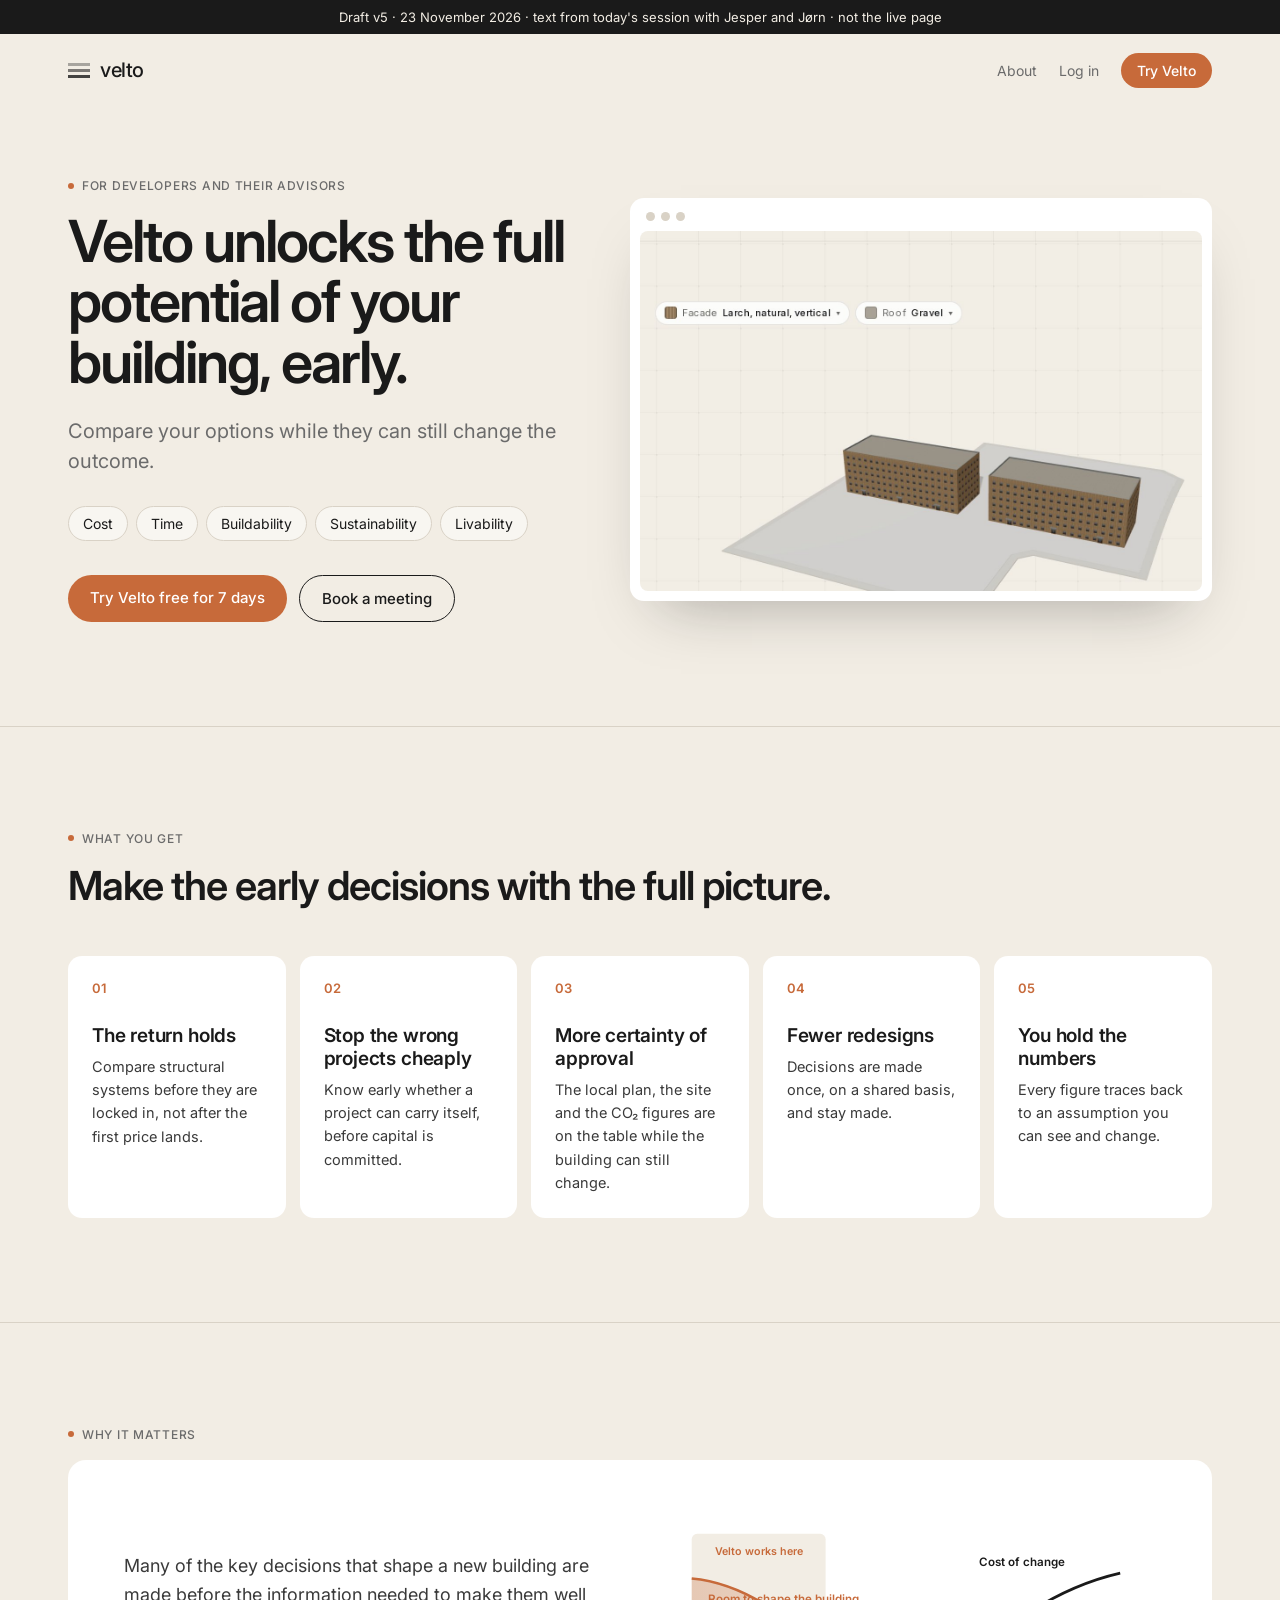
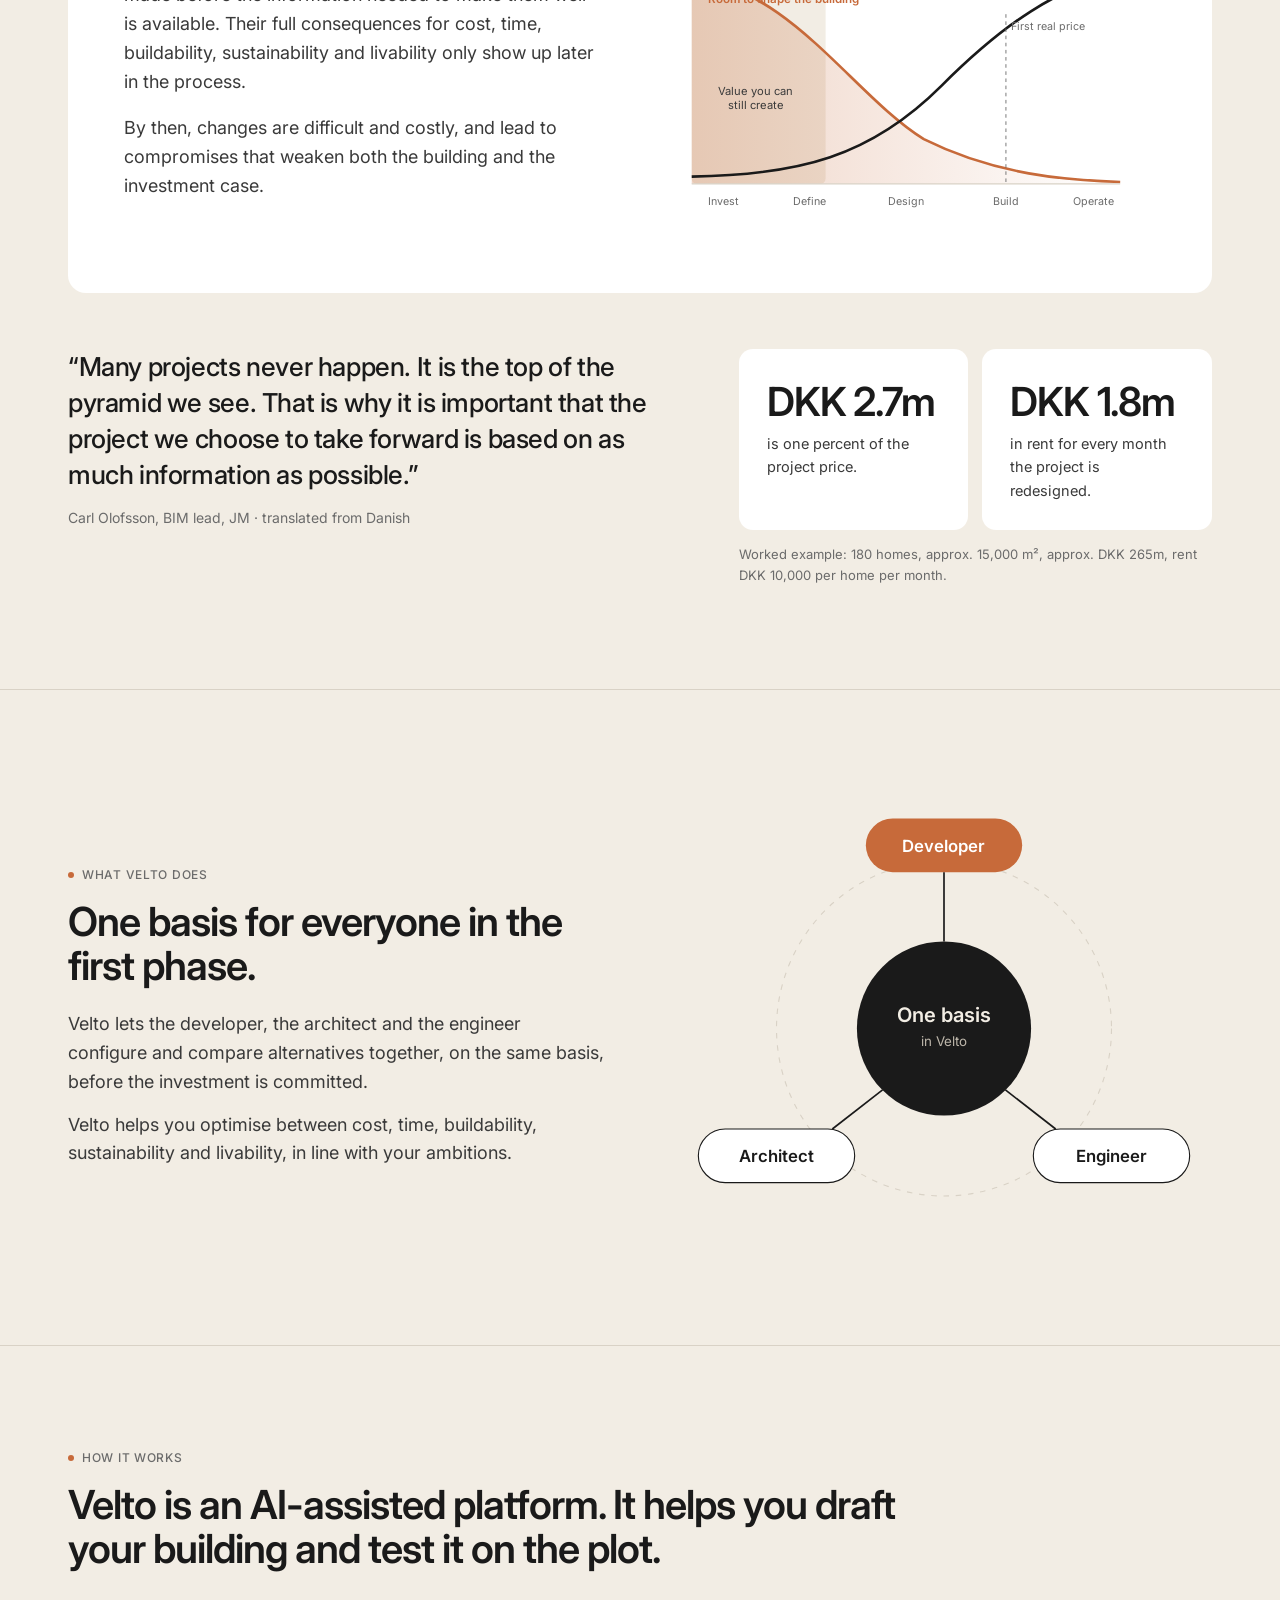
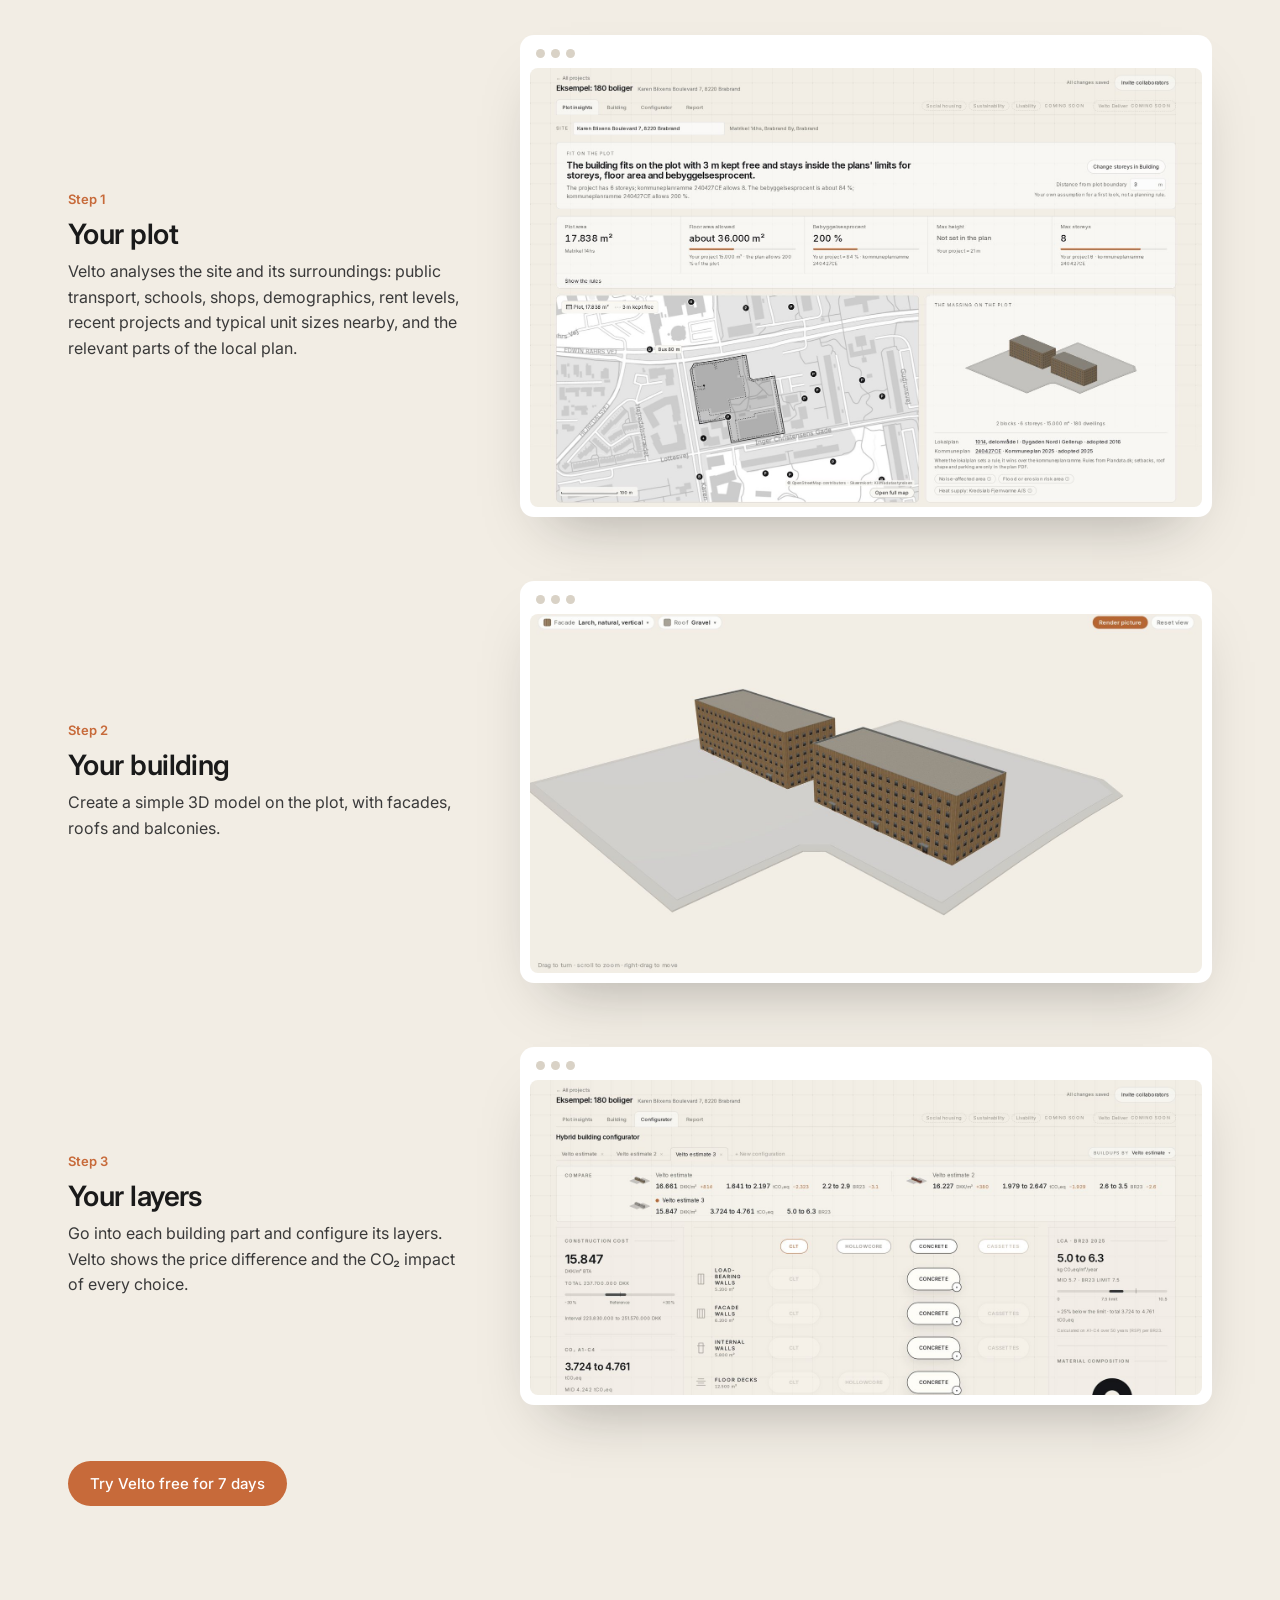
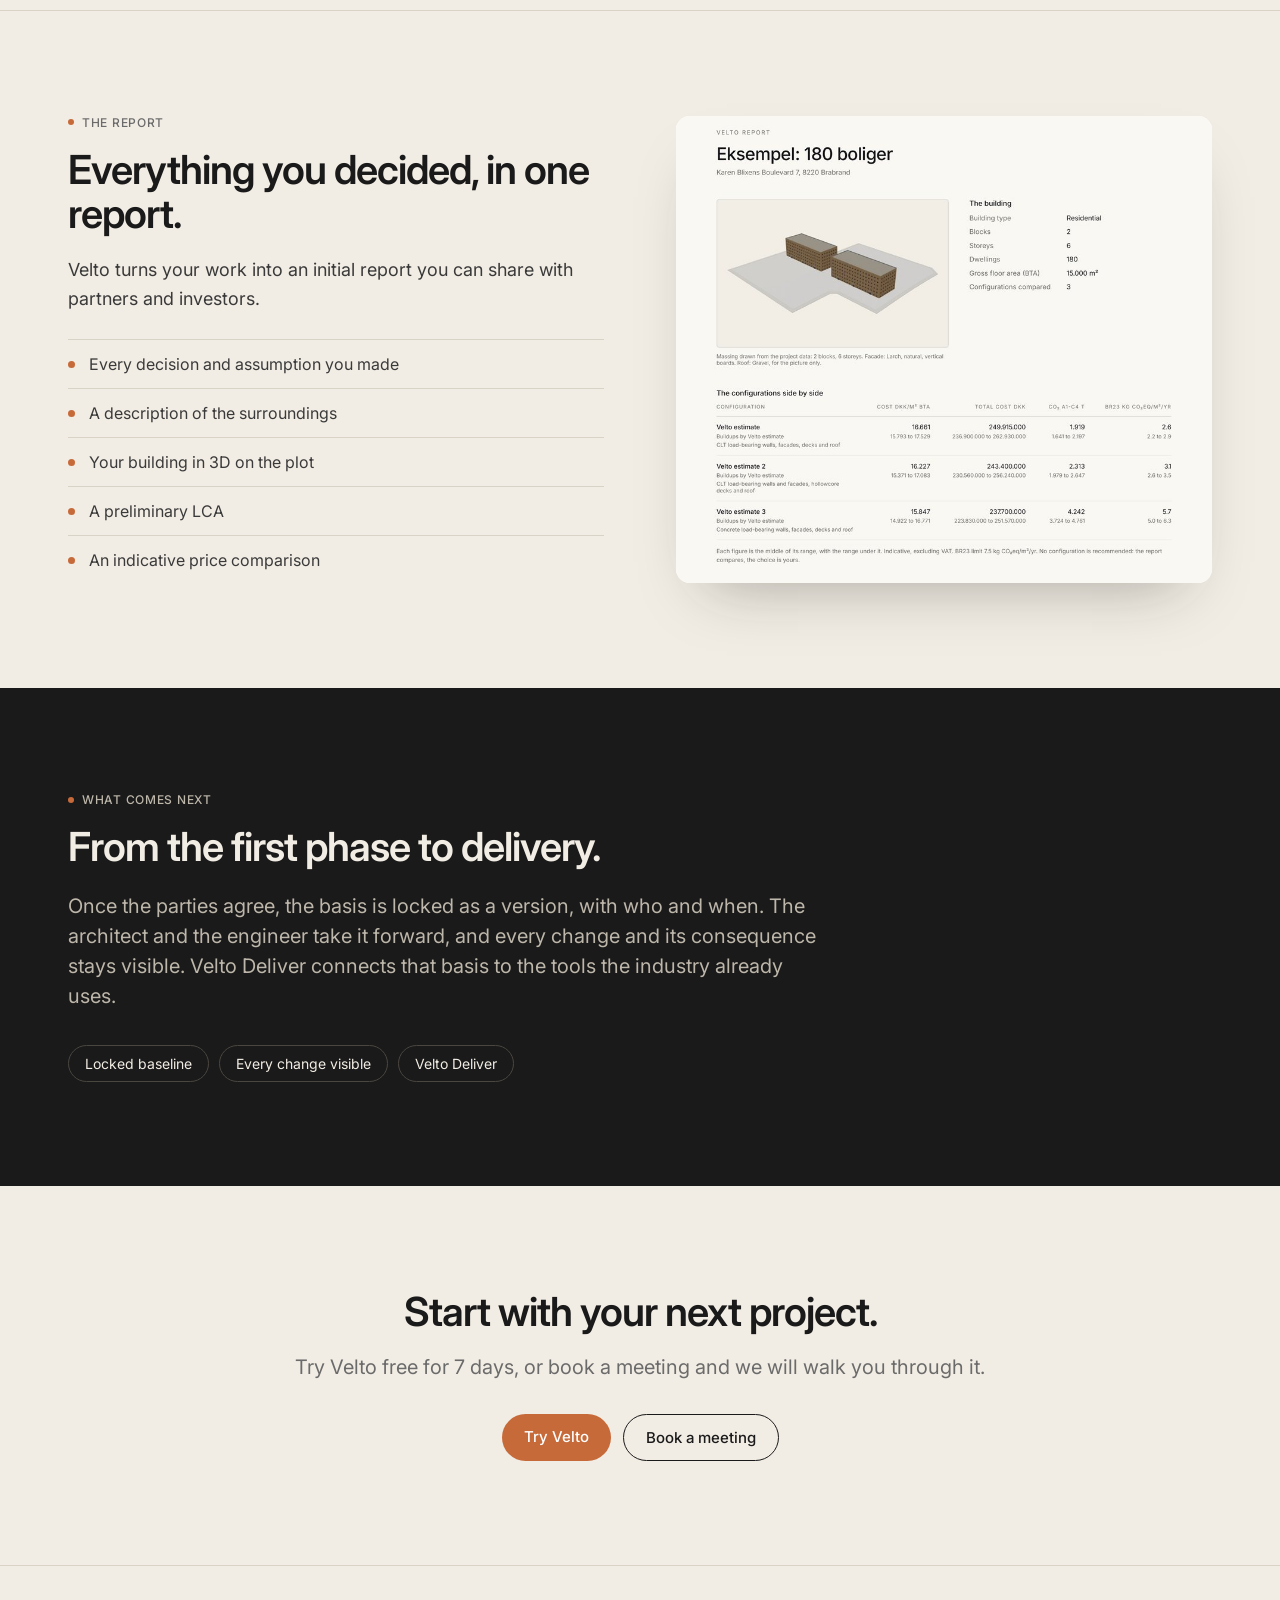
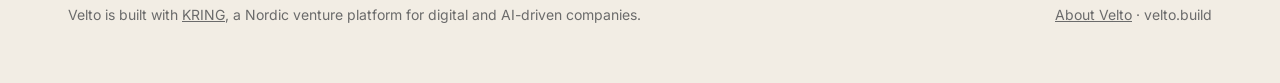
<file: v5/index.html>
<!doctype html><html lang="en"><head><meta charset="utf-8"><meta name="robots" content="noindex,nofollow"><meta name="viewport" content="width=device-width,initial-scale=1"><title>Velto · landing draft v5</title>
<link href="https://fonts.googleapis.com/css2?family=Inter:wght@400;500;600&display=swap" rel="stylesheet">
<style>
:root{--bg:#F2EDE4;--ink:#1A1A1A;--body:#3A3A3A;--muted:#6B6B6B;--ochre:#C76A3A;--line:#D9D2C6;--soft:#EAE3D7}
*{box-sizing:border-box;margin:0;padding:0} body{font-family:Inter,sans-serif;background:var(--bg);color:var(--ink);-webkit-font-smoothing:antialiased}
a{color:inherit;text-decoration:none} img{display:block;max-width:100%}
.draft{background:#1A1A1A;color:#F2EDE4;font-size:13px;text-align:center;padding:9px}
.w{max-width:1240px;margin:0 auto;padding:0 48px}
nav .w{display:flex;align-items:center;justify-content:space-between;height:72px}
.logo{display:flex;align-items:center;gap:10px;font-size:20px;font-weight:500;letter-spacing:-.02em}
.bars{display:flex;flex-direction:column;gap:3px} .bars span{display:block;width:22px;height:3px;background:var(--ink)}
.bars span:nth-child(1){opacity:.35}.bars span:nth-child(2){opacity:.55}.bars span:nth-child(3){opacity:.8}
.right{display:flex;gap:22px;align-items:center;font-size:14px;color:var(--muted)}
.btn{display:inline-block;background:var(--ochre);color:#fff;font-weight:500;font-size:15px;padding:13px 22px;border-radius:999px}
.btn.o{background:transparent;color:var(--ink);border:1px solid var(--ink)} .btn.s{padding:9px 16px;font-size:14px}
.eb{font-size:12px;color:var(--muted);display:flex;gap:8px;align-items:center;font-weight:500;letter-spacing:.06em;text-transform:uppercase;margin-bottom:18px} .eb:before{content:"";width:6px;height:6px;border-radius:50%;background:var(--ochre)}
h1{font-size:58px;font-weight:600;letter-spacing:-.035em;line-height:1.04}
h2{font-size:40px;font-weight:600;letter-spacing:-.025em;line-height:1.1;max-width:860px}
h3{font-size:19px;font-weight:600;letter-spacing:-.01em;margin-bottom:8px}
.lead{font-size:20px;line-height:1.5;color:var(--muted);max-width:760px}
p{font-size:16px;line-height:1.6;color:var(--body)}
section{padding:104px 0;border-top:1px solid var(--line)}
.card{background:#fff;border-radius:14px;padding:28px}
.frame{background:#fff;border-radius:14px;padding:10px;box-shadow:0 30px 60px -30px rgba(26,26,26,.35)}
.frame .dots{display:flex;gap:6px;padding:4px 6px 10px} .frame .dots i{width:9px;height:9px;border-radius:50%;background:var(--line)}
.frame img{border-radius:8px}
.chips{display:flex;flex-wrap:wrap;gap:8px;margin:30px 0 34px} .chips span{font-size:14px;padding:8px 14px;border:1px solid var(--line);border-radius:999px;background:rgba(255,255,255,.5)}
.g5{display:grid;grid-template-columns:repeat(5,1fr);gap:14px;margin-top:48px}
.g5 .card{padding:24px} .g5 .n{font-size:13px;color:var(--ochre);font-weight:600;margin-bottom:28px}
.g5 p{font-size:14.5px}
.box{background:#fff;border-radius:18px;padding:56px;display:grid;grid-template-columns:1fr 1.05fr;gap:56px;align-items:center}
.box p{font-size:18px;line-height:1.6}
blockquote{font-size:26px;line-height:1.38;letter-spacing:-.015em;font-weight:500}
.cite{font-size:14px;color:var(--muted);margin-top:16px}
.figs{display:grid;grid-template-columns:1fr 1fr;gap:14px}
.figs b{display:block;font-size:40px;font-weight:600;letter-spacing:-.03em;margin-bottom:6px}
.figs p{font-size:14.5px}
.step{display:grid;grid-template-columns:.8fr 1.4fr;gap:56px;align-items:center;margin-top:64px}
.step .k{font-size:13px;font-weight:600;color:var(--ochre);margin-bottom:10px}
.step h3{font-size:28px;letter-spacing:-.02em}
.tag{display:inline-block;font-size:11px;font-weight:600;letter-spacing:.08em;text-transform:uppercase;color:var(--muted);border:1px dashed var(--muted);border-radius:999px;padding:3px 9px;margin-left:6px;vertical-align:2px}
ul.list{list-style:none;margin-top:26px} ul.list li{font-size:16px;padding:14px 0;border-top:1px solid var(--line);color:var(--body);display:flex;gap:14px;align-items:baseline}
ul.list li:before{content:"";flex:none;width:7px;height:7px;border-radius:50%;background:var(--ochre);transform:translateY(-2px)}
.dark{background:#1A1A1A;color:#F2EDE4;border-top:none} .dark p,.dark .lead{color:#BDB6AA} .dark .eb{color:#BDB6AA}
.note{font-size:12.5px;color:var(--muted);margin-top:14px;font-style:italic}
footer{padding:40px 0 60px;border-top:1px solid var(--line);font-size:14px;color:var(--muted)}
@media (max-width:900px){
 .w{padding:0 20px} .right>a:not(.btn){display:none}
 h1{font-size:38px} h2{font-size:28px} .lead{font-size:17px} section{padding:60px 0}
 .hero,.box,.step,.two{grid-template-columns:1fr!important;gap:28px!important} .box{padding:28px}
 .g5{grid-template-columns:1fr 1fr} blockquote{font-size:21px} .figs b{font-size:30px}
}
</style></head><body>
<div class="draft">Draft v5 · 23 November 2026 · text from today's session with Jesper and Jørn · not the live page</div>

<nav><div class="w">
 <a class="logo" href="#"><span class="bars"><span></span><span></span><span></span></span>velto</a>
 <div class="right"><a href="#about">About</a><a href="https://app.velto.build/login">Log in</a><a class="btn s" href="https://app.velto.build/signup">Try Velto</a></div>
</div></nav>

<!-- 1 HERO -->
<header style="padding:72px 0 104px"><div class="w hero" style="display:grid;grid-template-columns:1fr 1.15fr;gap:56px;align-items:center">
 <div>
  <div class="eb">For developers and their advisors</div>
  <h1>Velto unlocks the full potential of your building, early.</h1>
  <p class="lead" style="margin-top:24px">Compare your options while they can still change the outcome.</p>
  <div class="chips"><span>Cost</span><span>Time</span><span>Buildability</span><span>Sustainability</span><span>Livability</span></div>
  <div style="display:flex;gap:12px;flex-wrap:wrap"><a class="btn" href="https://app.velto.build/signup">Try Velto free for 7 days</a><a class="btn o" href="mailto:filip@velto.build?subject=Velto%20meeting">Book a meeting</a></div>
 </div>
 <div class="frame"><div class="dots"><i></i><i></i><i></i></div><img src="img/hero.jpg" alt="A building drafted on its plot in Velto"></div>
</div></header>

<!-- 2 WHAT YOU GET -->
<section><div class="w">
 <div class="eb">What you get</div>
 <h2>Make the early decisions with the full picture.</h2>
 <div class="g5">
  <div class="card"><div class="n">01</div><h3>The return holds</h3><p>Compare structural systems before they are locked in, not after the first price lands.</p></div>
  <div class="card"><div class="n">02</div><h3>Stop the wrong projects cheaply</h3><p>Know early whether a project can carry itself, before capital is committed.</p></div>
  <div class="card"><div class="n">03</div><h3>More certainty of approval</h3><p>The local plan, the site and the CO₂ figures are on the table while the building can still change.</p></div>
  <div class="card"><div class="n">04</div><h3>Fewer redesigns</h3><p>Decisions are made once, on a shared basis, and stay made.</p></div>
  <div class="card"><div class="n">05</div><h3>You hold the numbers</h3><p>Every figure traces back to an assumption you can see and change.</p></div>
 </div>
</div></section>

<!-- 3 WHY (box) -->
<section><div class="w">
 <div class="eb">Why it matters</div>
 <div class="box">
  <div><p>Many of the key decisions that shape a new building are made before the information needed to make them well is available. Their full consequences for cost, time, buildability, sustainability and livability only show up later in the process.</p>
  <p style="margin-top:18px">By then, changes are difficult and costly, and lead to compromises that weaken both the building and the investment case.</p></div>
  <svg viewBox="0 0 560 360" role="img" aria-label="Room to shape the building falls, cost of change rises, across the phases" style="width:100%;height:auto">
   <defs><linearGradient id="gv" x1="0" x2="1"><stop offset="0" stop-color="#C76A3A" stop-opacity=".28"/><stop offset="1" stop-color="#C76A3A" stop-opacity="0"/></linearGradient></defs>
   <rect x="40" y="20" width="150" height="280" fill="#F2EDE4" rx="6"/>
   <text x="115" y="44" text-anchor="middle" font-size="12" font-weight="600" fill="#C76A3A">Velto works here</text>
   <path d="M40,70 C150,80 220,200 300,250 C380,290 460,296 520,298 L520,300 L40,300 Z" fill="url(#gv)"/>
   <path d="M40,70 C150,80 220,200 300,250 C380,290 460,296 520,298" fill="none" stroke="#C76A3A" stroke-width="3"/>
   <path d="M40,292 C160,290 240,270 320,190 C390,120 450,80 520,64" fill="none" stroke="#1A1A1A" stroke-width="3"/>
   <text x="58" y="98" font-size="13" fill="#C76A3A" font-weight="600">Room to shape the building</text>
   <text x="410" y="56" font-size="13" fill="#1A1A1A" font-weight="600" text-anchor="middle">Cost of change</text>
   <text x="112" y="200" font-size="12.5" fill="#3A3A3A" text-anchor="middle">Value you can</text><text x="112" y="216" font-size="12.5" fill="#3A3A3A" text-anchor="middle">still create</text>
   <line x1="392" y1="110" x2="392" y2="300" stroke="#6B6B6B" stroke-dasharray="4 4"/>
   <text x="398" y="128" font-size="12" fill="#6B6B6B">First real price</text>
   <line x1="40" y1="300" x2="520" y2="300" stroke="#D9D2C6" stroke-width="1.5"/>
   <g font-size="12" fill="#6B6B6B" text-anchor="middle"><text x="76" y="324">Invest</text><text x="172" y="324">Define</text><text x="280" y="324">Design</text><text x="392" y="324">Build</text><text x="490" y="324">Operate</text></g>
  </svg>
 </div>
 <div class="two" style="display:grid;grid-template-columns:1.3fr 1fr;gap:56px;margin-top:56px;align-items:start">
  <div><blockquote>“Many projects never happen. It is the top of the pyramid we see. That is why it is important that the project we choose to take forward is based on as much information as possible.”</blockquote><div class="cite">Carl Olofsson, BIM lead, JM · translated from Danish</div></div>
  <div class="figs">
   <div class="card"><b>DKK 2.7m</b><p>is one percent of the project price.</p></div>
   <div class="card"><b>DKK 1.8m</b><p>in rent for every month the project is redesigned.</p></div>
   <p style="grid-column:1/-1;font-size:13px;color:var(--muted)">Worked example: 180 homes, approx. 15,000 m², approx. DKK 265m, rent DKK 10,000 per home per month.</p>
  </div>
 </div>
</div></section>

<!-- 4 WHAT -->
<section><div class="w two" style="display:grid;grid-template-columns:1fr 1fr;gap:72px;align-items:center">
 <div>
  <div class="eb">What Velto does</div>
  <h2>One basis for everyone in the first phase.</h2>
  <p style="margin-top:22px;font-size:18px">Velto lets the developer, the architect and the engineer configure and compare alternatives together, on the same basis, before the investment is committed.</p>
  <p style="margin-top:14px;font-size:18px">Velto helps you optimise between cost, time, buildability, sustainability and livability, in line with your ambitions.</p>
 </div>
 <svg viewBox="0 0 480 400" role="img" aria-label="Developer, architect and engineer around one shared basis" style="width:100%;height:auto">
  <circle cx="240" cy="210" r="150" fill="none" stroke="#D9D2C6" stroke-dasharray="5 6"/>
  <circle cx="240" cy="210" r="78" fill="#1A1A1A"/>
  <text x="240" y="204" text-anchor="middle" font-size="18" font-weight="600" fill="#F2EDE4">One basis</text>
  <text x="240" y="226" text-anchor="middle" font-size="12" fill="#BDB6AA">in Velto</text>
  <g font-size="15" font-weight="600" text-anchor="middle">
   <rect x="170" y="22" width="140" height="48" rx="24" fill="#C76A3A"/><text x="240" y="52" fill="#fff">Developer</text>
   <rect x="20" y="300" width="140" height="48" rx="24" fill="#fff" stroke="#1A1A1A"/><text x="90" y="330" fill="#1A1A1A">Architect</text>
   <rect x="320" y="300" width="140" height="48" rx="24" fill="#fff" stroke="#1A1A1A"/><text x="390" y="330" fill="#1A1A1A">Engineer</text>
  </g>
  <g stroke="#1A1A1A" stroke-width="1.5"><line x1="240" y1="70" x2="240" y2="132"/><line x1="140" y1="300" x2="185" y2="265"/><line x1="340" y1="300" x2="295" y2="265"/></g>
 </svg>
</div></section>

<!-- 5 HOW -->
<section><div class="w">
 <div class="eb">How it works</div>
 <h2>Velto is an AI-assisted platform. It helps you draft your building and test it on the plot.</h2>
 <div class="step">
  <div><div class="k">Step 1</div><h3>Your plot</h3><p>Velto analyses the site and its surroundings: public transport, schools, shops, demographics, rent levels, recent projects and typical unit sizes nearby, and the relevant parts of the local plan.</p></div>
  <div class="frame"><div class="dots"><i></i><i></i><i></i></div><img src="img/plot.jpg" alt="Plot insights in Velto"></div>
 </div>
 <div class="step">
  <div><div class="k">Step 2</div><h3>Your building</h3><p>Create a simple 3D model on the plot, with facades, roofs and balconies.</p></div>
  <div class="frame"><div class="dots"><i></i><i></i><i></i></div><img src="img/building.jpg" alt="The building in 3D in Velto"></div>
 </div>
 <div class="step">
  <div><div class="k">Step 3</div><h3>Your layers</h3><p>Go into each building part and configure its layers. Velto shows the price difference and the CO₂ impact of every choice.</p></div>
  <div class="frame"><div class="dots"><i></i><i></i><i></i></div><img src="img/layers.jpg" alt="Configuring and comparing buildups in Velto"></div>
 </div>
 <div style="margin-top:56px"><a class="btn" href="https://app.velto.build/signup">Try Velto free for 7 days</a></div>
</div></section>

<!-- 6 REPORT -->
<section><div class="w two" style="display:grid;grid-template-columns:1fr 1fr;gap:72px;align-items:center">
 <div>
  <div class="eb">The report</div>
  <h2>Everything you decided, in one report.</h2>
  <p style="margin-top:20px;font-size:18px">Velto turns your work into an initial report you can share with partners and investors.</p>
  <ul class="list">
   <li>Every decision and assumption you made</li>
   <li>A description of the surroundings</li>
   <li>Your building in 3D on the plot</li>
   <li>A preliminary LCA</li>
   <li>An indicative price comparison</li>
  </ul>
 </div>
 <div class="frame" style="padding:0;overflow:hidden"><img src="img/report1.jpg" alt="The first page of a Velto report"></div>
</div></section>

<!-- 7 NEXT -->
<section class="dark"><div class="w">
 <div class="eb">What comes next</div>
 <h2 style="color:#F2EDE4">From the first phase to delivery.</h2>
 <p class="lead" style="margin-top:22px">Once the parties agree, the basis is locked as a version, with who and when. The architect and the engineer take it forward, and every change and its consequence stays visible. Velto Deliver connects that basis to the tools the industry already uses.</p>
 <div style="display:flex;gap:10px;flex-wrap:wrap;margin-top:34px;font-size:14px">
  <span style="border:1px solid #4A4640;border-radius:999px;padding:9px 16px">Locked baseline</span>
  <span style="border:1px solid #4A4640;border-radius:999px;padding:9px 16px">Every change visible</span>
  <span style="border:1px solid #4A4640;border-radius:999px;padding:9px 16px">Velto Deliver</span>
 </div>
</div></section>

<!-- 8 CLOSE -->
<section style="border-top:none"><div class="w" style="text-align:center">
 <h2 style="margin:0 auto">Start with your next project.</h2>
 <p class="lead" style="margin:18px auto 0">Try Velto free for 7 days, or book a meeting and we will walk you through it.</p>
 <div style="display:flex;gap:12px;justify-content:center;margin-top:32px;flex-wrap:wrap"><a class="btn" href="https://app.velto.build/signup">Try Velto</a><a class="btn o" href="mailto:filip@velto.build?subject=Velto%20meeting">Book a meeting</a></div>
</div></section>

<footer id="about"><div class="w" style="display:flex;justify-content:space-between;gap:24px;flex-wrap:wrap">
 <span>Velto is built with <a href="https://kring.com" style="text-decoration:underline">KRING</a>, a Nordic venture platform for digital and AI-driven companies.</span>
 <span><a href="#about" style="text-decoration:underline">About Velto</a> · velto.build</span>
</div></footer>
</body></html>
</file>
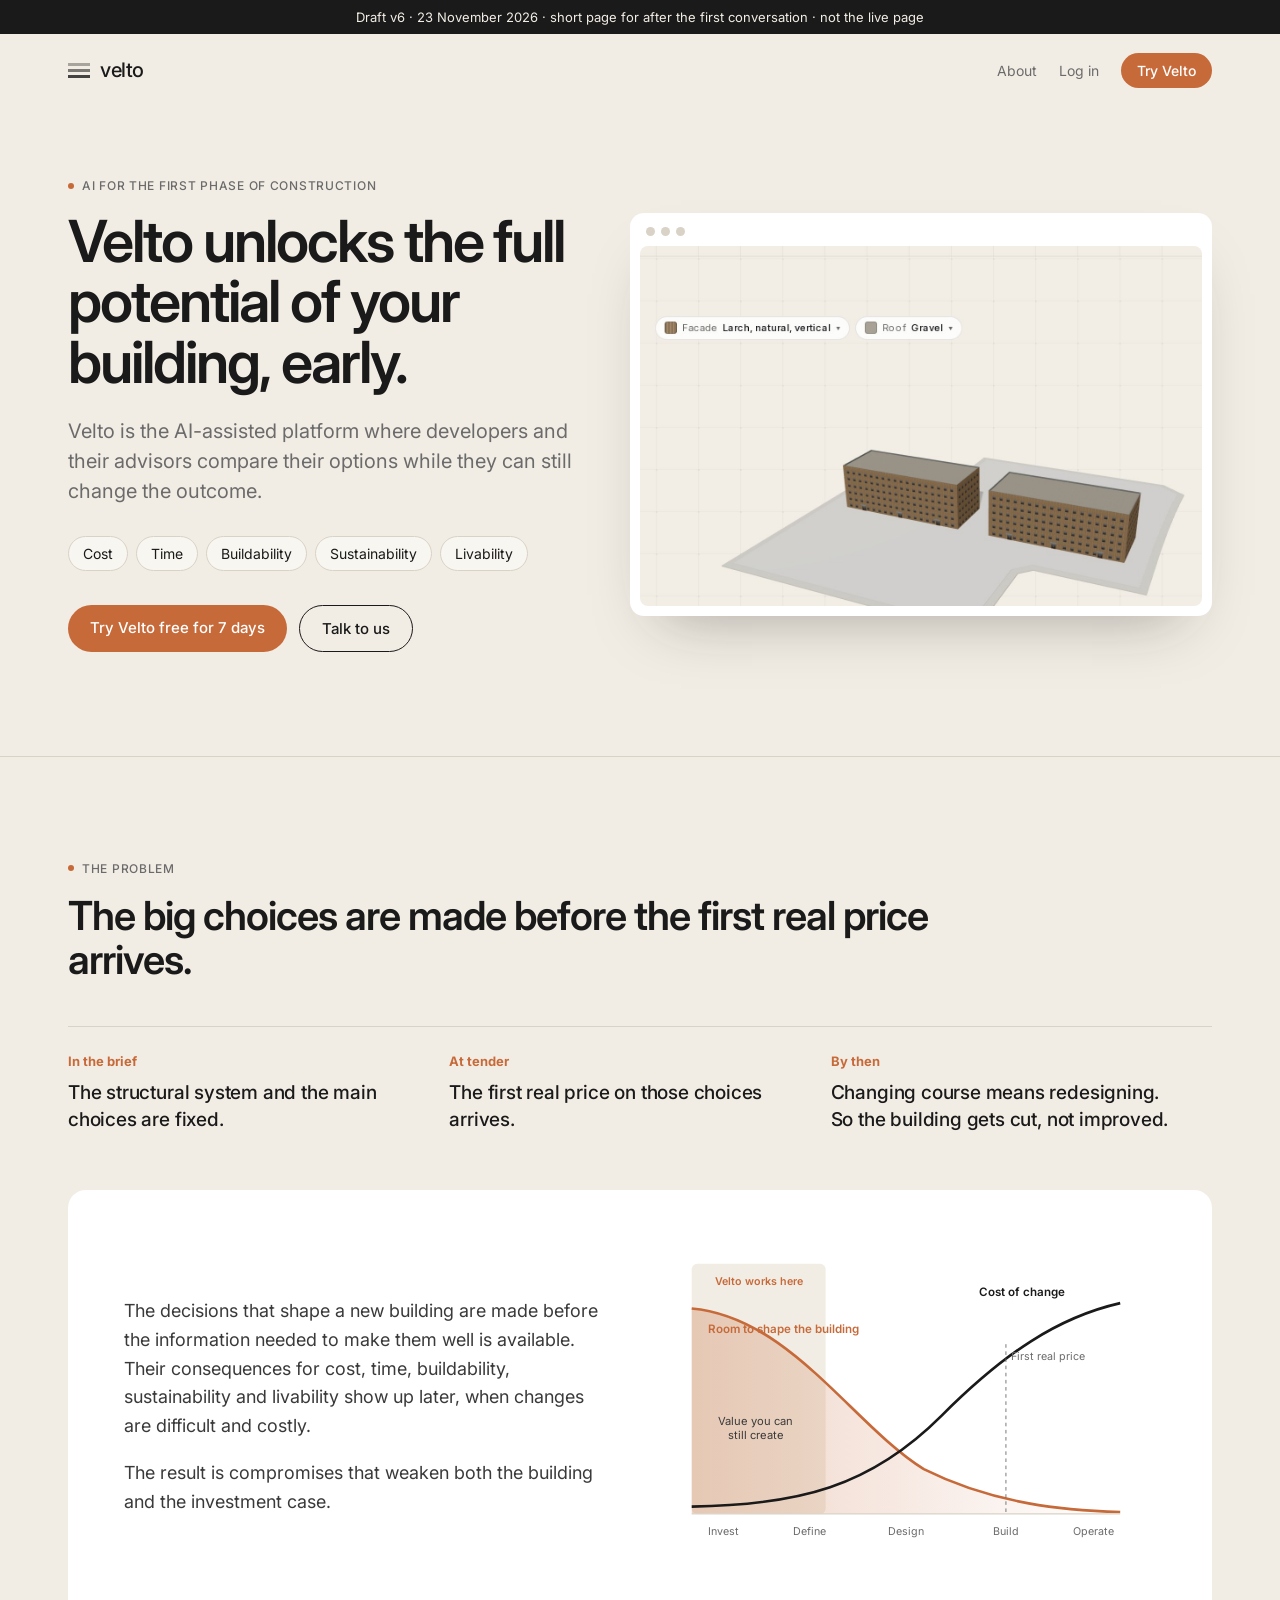
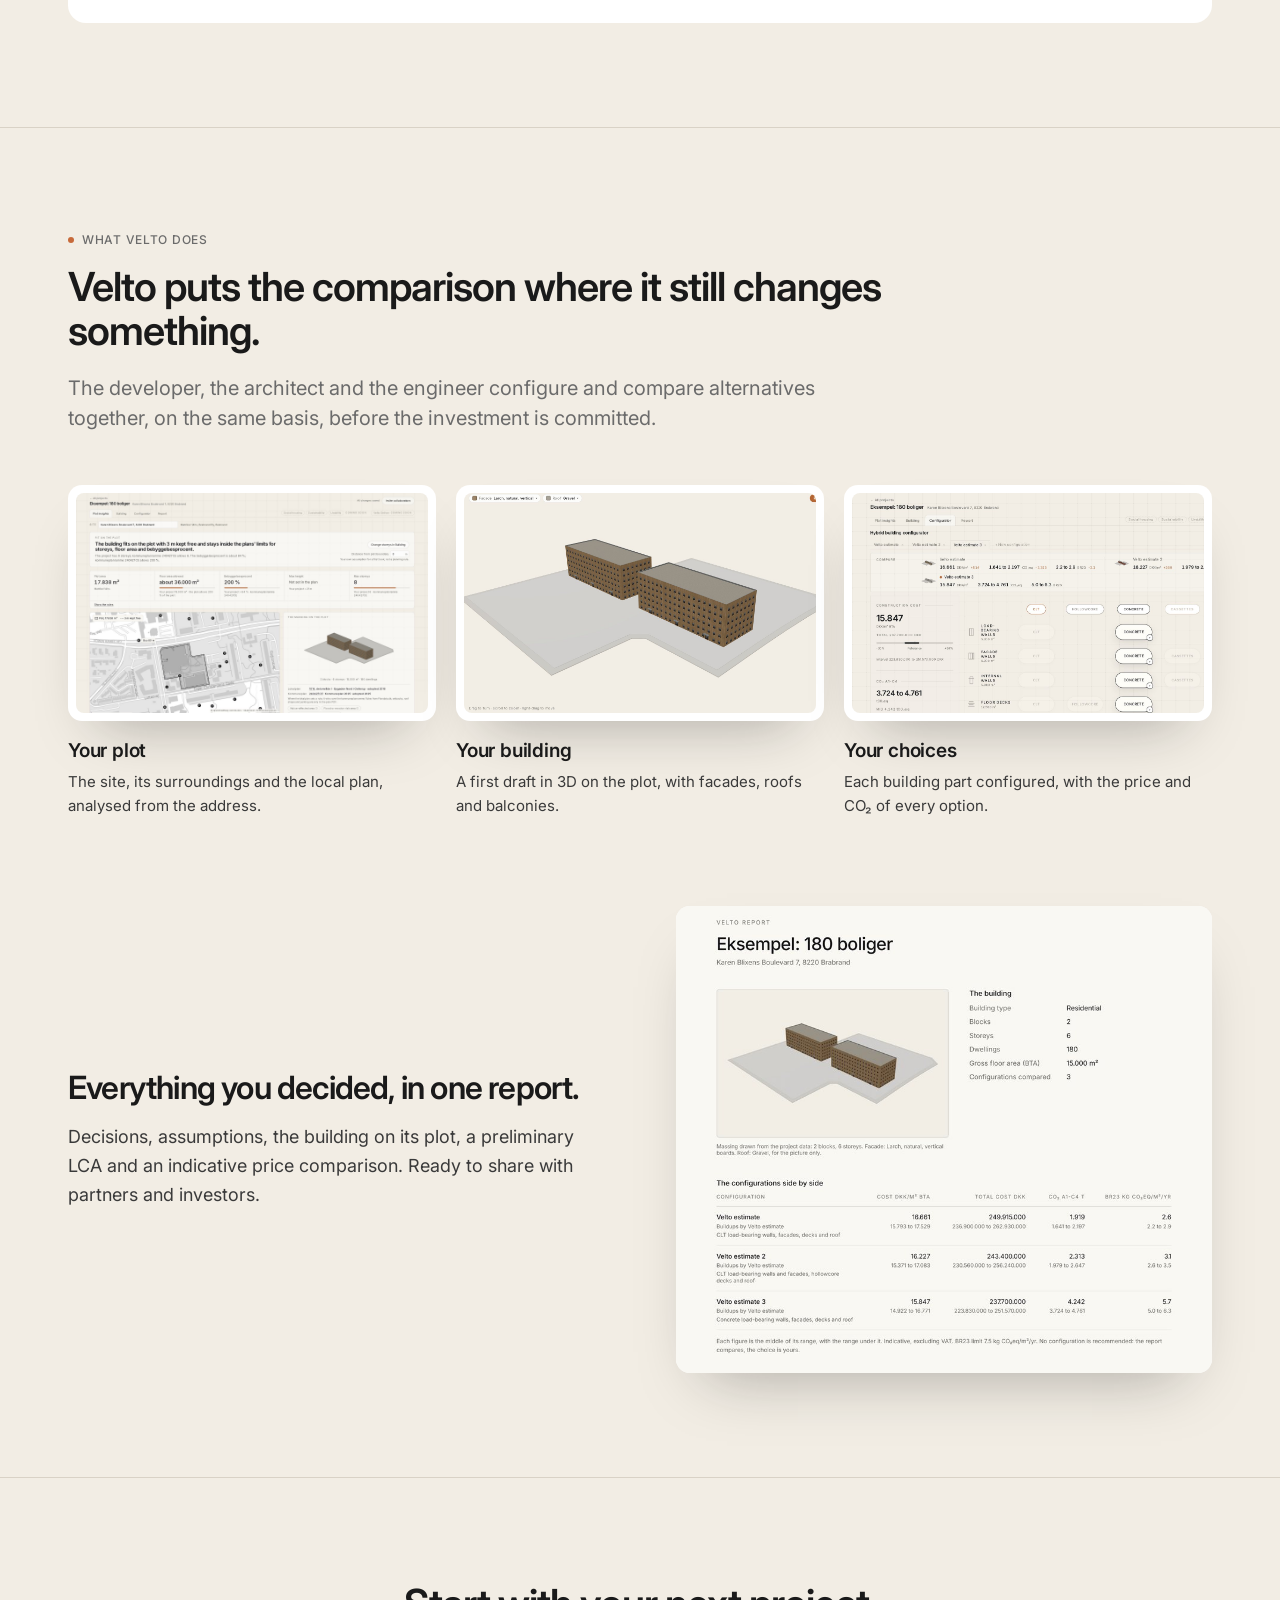
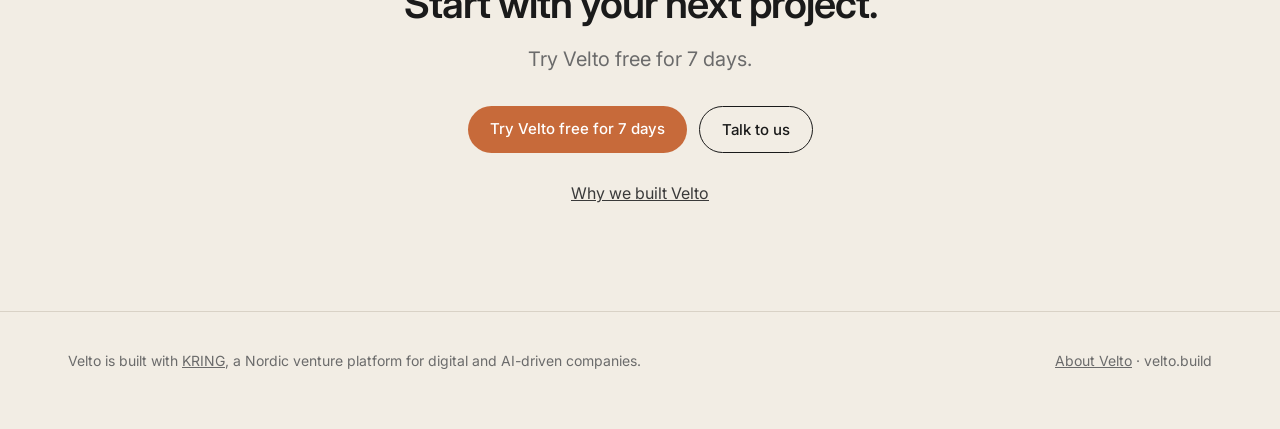
<file: v6/index.html>
<!doctype html><html lang="en"><head><meta charset="utf-8"><meta name="robots" content="noindex,nofollow"><meta name="viewport" content="width=device-width,initial-scale=1"><title>Velto · landing draft v6</title>
<link href="https://fonts.googleapis.com/css2?family=Inter:wght@400;500;600&display=swap" rel="stylesheet"><link rel="stylesheet" href="style.css"></head><body>
<div class="draft">Draft v6 · 23 November 2026 · short page for after the first conversation · not the live page</div>
<nav><div class="w">
 <a class="logo" href="index.html"><span class="bars"><span></span><span></span><span></span></span>velto</a>
 <div class="right"><a href="about.html">About</a><a href="https://app.velto.build/login">Log in</a><a class="btn s" href="https://app.velto.build/signup">Try Velto</a></div>
</div></nav>

<header style="padding:72px 0 104px"><div class="w hero" style="display:grid;grid-template-columns:1fr 1.15fr;gap:56px;align-items:center">
 <div>
  <div class="eb">AI for the first phase of construction</div>
  <h1>Velto unlocks the full potential of your building, early.</h1>
  <p class="lead" style="margin-top:24px">Velto is the AI-assisted platform where developers and their advisors compare their options while they can still change the outcome.</p>
  <div class="chips"><span>Cost</span><span>Time</span><span>Buildability</span><span>Sustainability</span><span>Livability</span></div>
  <div style="display:flex;gap:12px;flex-wrap:wrap"><a class="btn" href="https://app.velto.build/signup">Try Velto free for 7 days</a><a class="btn o" href="mailto:filip@velto.build?subject=Velto">Talk to us</a></div>
 </div>
 <div class="frame"><div class="dots"><i></i><i></i><i></i></div><img src="img/hero.jpg" alt="A building drafted on its plot in Velto"></div>
</div></header>

<section><div class="w">
 <div class="eb">The problem</div>
 <h2>The big choices are made before the first real price arrives.</h2>
 <div class="beats">
  <div><b>In the brief</b><p>The structural system and the main choices are fixed.</p></div>
  <div><b>At tender</b><p>The first real price on those choices arrives.</p></div>
  <div><b>By then</b><p>Changing course means redesigning. So the building gets cut, not improved.</p></div>
 </div>
 <div class="box" style="margin-top:56px">
  <div><p>The decisions that shape a new building are made before the information needed to make them well is available. Their consequences for cost, time, buildability, sustainability and livability show up later, when changes are difficult and costly.</p>
  <p style="margin-top:18px">The result is compromises that weaken both the building and the investment case.</p></div>
  <svg viewBox="0 0 560 360" role="img" aria-label="Room to shape the building falls, cost of change rises, across the phases" style="width:100%;height:auto">
   <defs><linearGradient id="gv" x1="0" x2="1"><stop offset="0" stop-color="#C76A3A" stop-opacity=".28"/><stop offset="1" stop-color="#C76A3A" stop-opacity="0"/></linearGradient></defs>
   <rect x="40" y="20" width="150" height="280" fill="#F2EDE4" rx="6"/>
   <text x="115" y="44" text-anchor="middle" font-size="12" font-weight="600" fill="#C76A3A">Velto works here</text>
   <path d="M40,70 C150,80 220,200 300,250 C380,290 460,296 520,298 L520,300 L40,300 Z" fill="url(#gv)"/>
   <path d="M40,70 C150,80 220,200 300,250 C380,290 460,296 520,298" fill="none" stroke="#C76A3A" stroke-width="3"/>
   <path d="M40,292 C160,290 240,270 320,190 C390,120 450,80 520,64" fill="none" stroke="#1A1A1A" stroke-width="3"/>
   <text x="58" y="98" font-size="13" fill="#C76A3A" font-weight="600">Room to shape the building</text>
   <text x="410" y="56" font-size="13" fill="#1A1A1A" font-weight="600" text-anchor="middle">Cost of change</text>
   <text x="112" y="200" font-size="12.5" fill="#3A3A3A" text-anchor="middle">Value you can</text><text x="112" y="216" font-size="12.5" fill="#3A3A3A" text-anchor="middle">still create</text>
   <line x1="392" y1="110" x2="392" y2="300" stroke="#6B6B6B" stroke-dasharray="4 4"/>
   <text x="398" y="128" font-size="12" fill="#6B6B6B">First real price</text>
   <line x1="40" y1="300" x2="520" y2="300" stroke="#D9D2C6" stroke-width="1.5"/>
   <g font-size="12" fill="#6B6B6B" text-anchor="middle"><text x="76" y="324">Invest</text><text x="172" y="324">Define</text><text x="280" y="324">Design</text><text x="392" y="324">Build</text><text x="490" y="324">Operate</text></g>
  </svg>
 </div>
</div></section>

<section><div class="w">
 <div class="eb">What Velto does</div>
 <h2>Velto puts the comparison where it still changes something.</h2>
 <p class="lead" style="margin-top:20px">The developer, the architect and the engineer configure and compare alternatives together, on the same basis, before the investment is committed.</p>
 <div class="trio">
  <div><div class="frame"><img src="img/plot.jpg" alt="Plot insights in Velto"></div><h3>Your plot</h3><p>The site, its surroundings and the local plan, analysed from the address.</p></div>
  <div><div class="frame"><img src="img/building.jpg" alt="The building in 3D in Velto"></div><h3>Your building</h3><p>A first draft in 3D on the plot, with facades, roofs and balconies.</p></div>
  <div><div class="frame"><img src="img/layers.jpg" alt="Configuring buildups in Velto"></div><h3>Your choices</h3><p>Each building part configured, with the price and CO₂ of every option.</p></div>
 </div>
 <div class="two" style="display:grid;grid-template-columns:1fr 1fr;gap:72px;align-items:center;margin-top:88px">
  <div><h2 style="font-size:32px">Everything you decided, in one report.</h2>
  <p style="margin-top:18px;font-size:18px">Decisions, assumptions, the building on its plot, a preliminary LCA and an indicative price comparison. Ready to share with partners and investors.</p></div>
  <div class="frame" style="padding:0;overflow:hidden"><img src="img/report1.jpg" alt="The first page of a Velto report"></div>
 </div>
</div></section>

<section><div class="w" style="text-align:center">
 <h2 style="margin:0 auto">Start with your next project.</h2>
 <p class="lead" style="margin:18px auto 0">Try Velto free for 7 days.</p>
 <div style="display:flex;gap:12px;flex-wrap:wrap;justify-content:center;margin-top:32px"><a class="btn" href="https://app.velto.build/signup">Try Velto free for 7 days</a><a class="btn o" href="mailto:filip@velto.build?subject=Velto">Talk to us</a></div>
 <p style="margin-top:28px"><a href="about.html" style="text-decoration:underline">Why we built Velto</a></p>
</div></section>
<footer><div class="w" style="display:flex;justify-content:space-between;gap:24px;flex-wrap:wrap">
 <span>Velto is built with <a href="https://kring.com" style="text-decoration:underline">KRING</a>, a Nordic venture platform for digital and AI-driven companies.</span>
 <span><a href="about.html" style="text-decoration:underline">About Velto</a> · velto.build</span>
</div></footer></body></html>
</file>
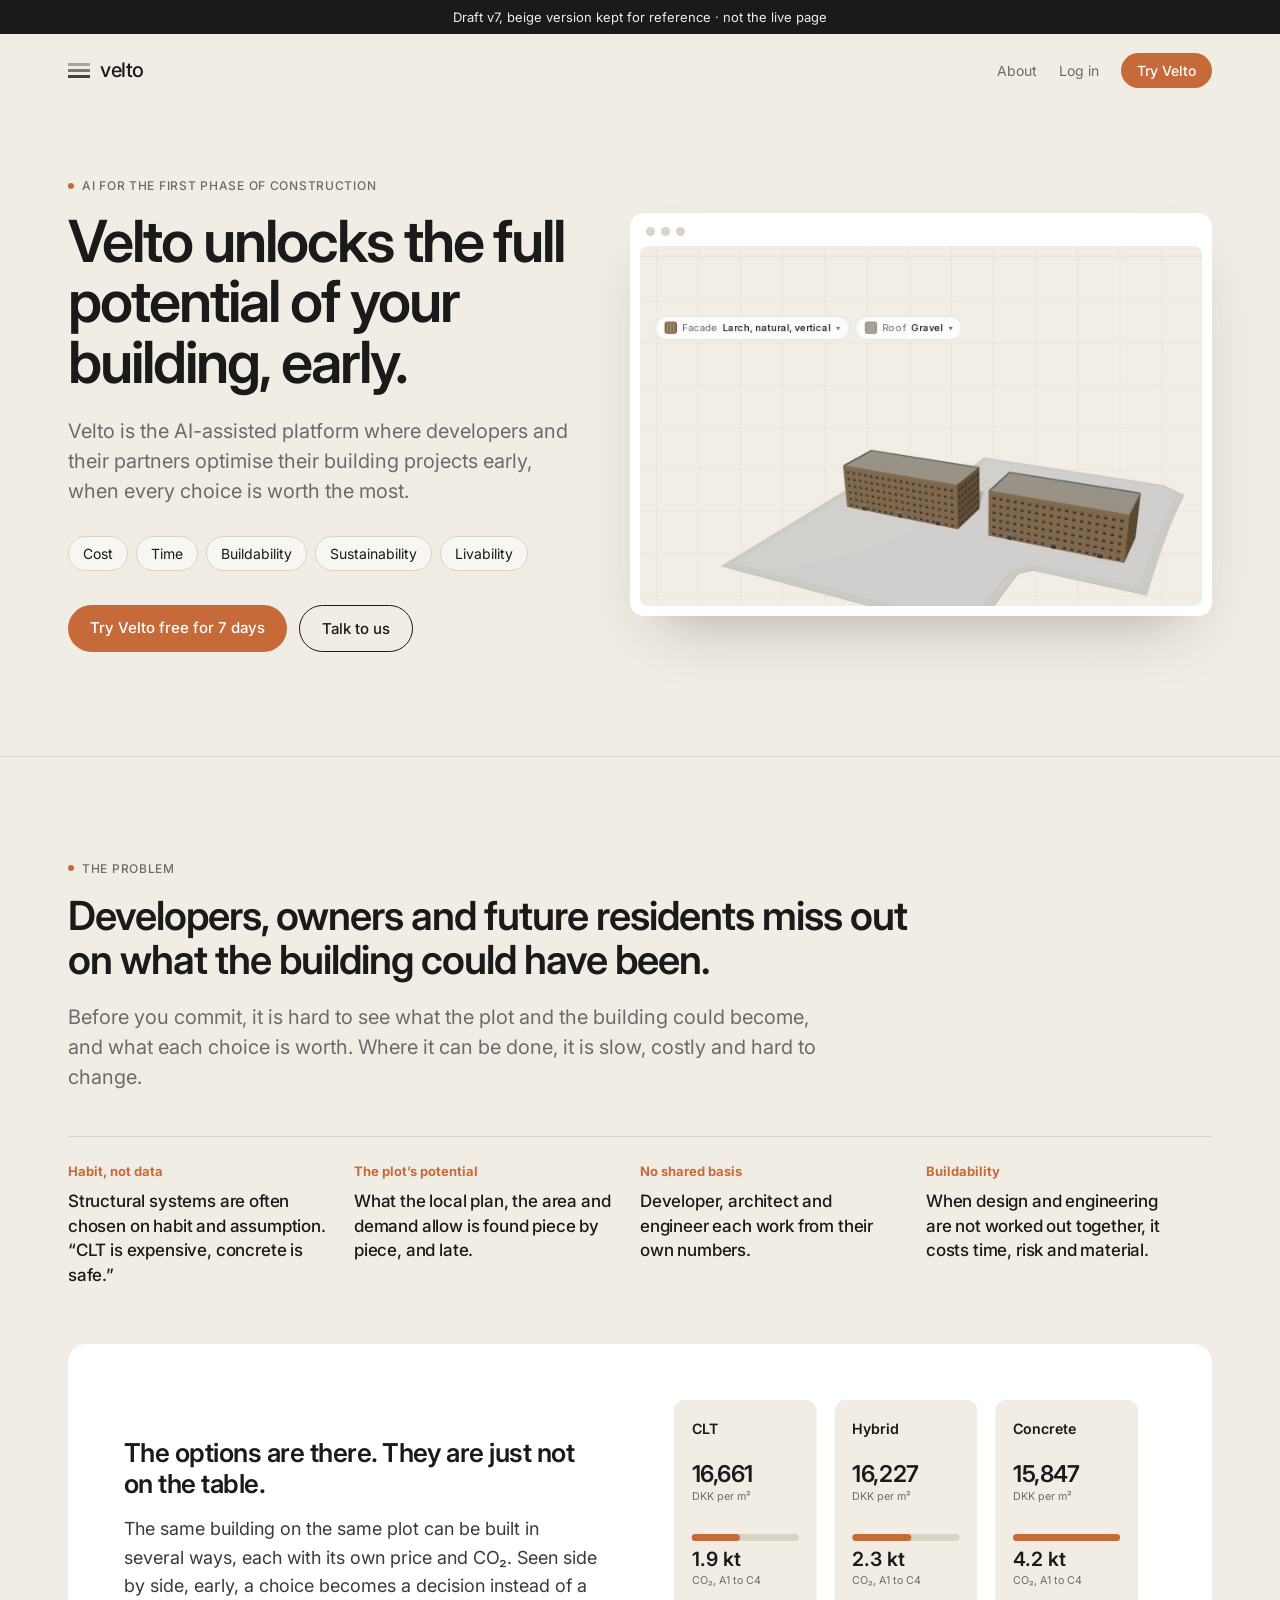
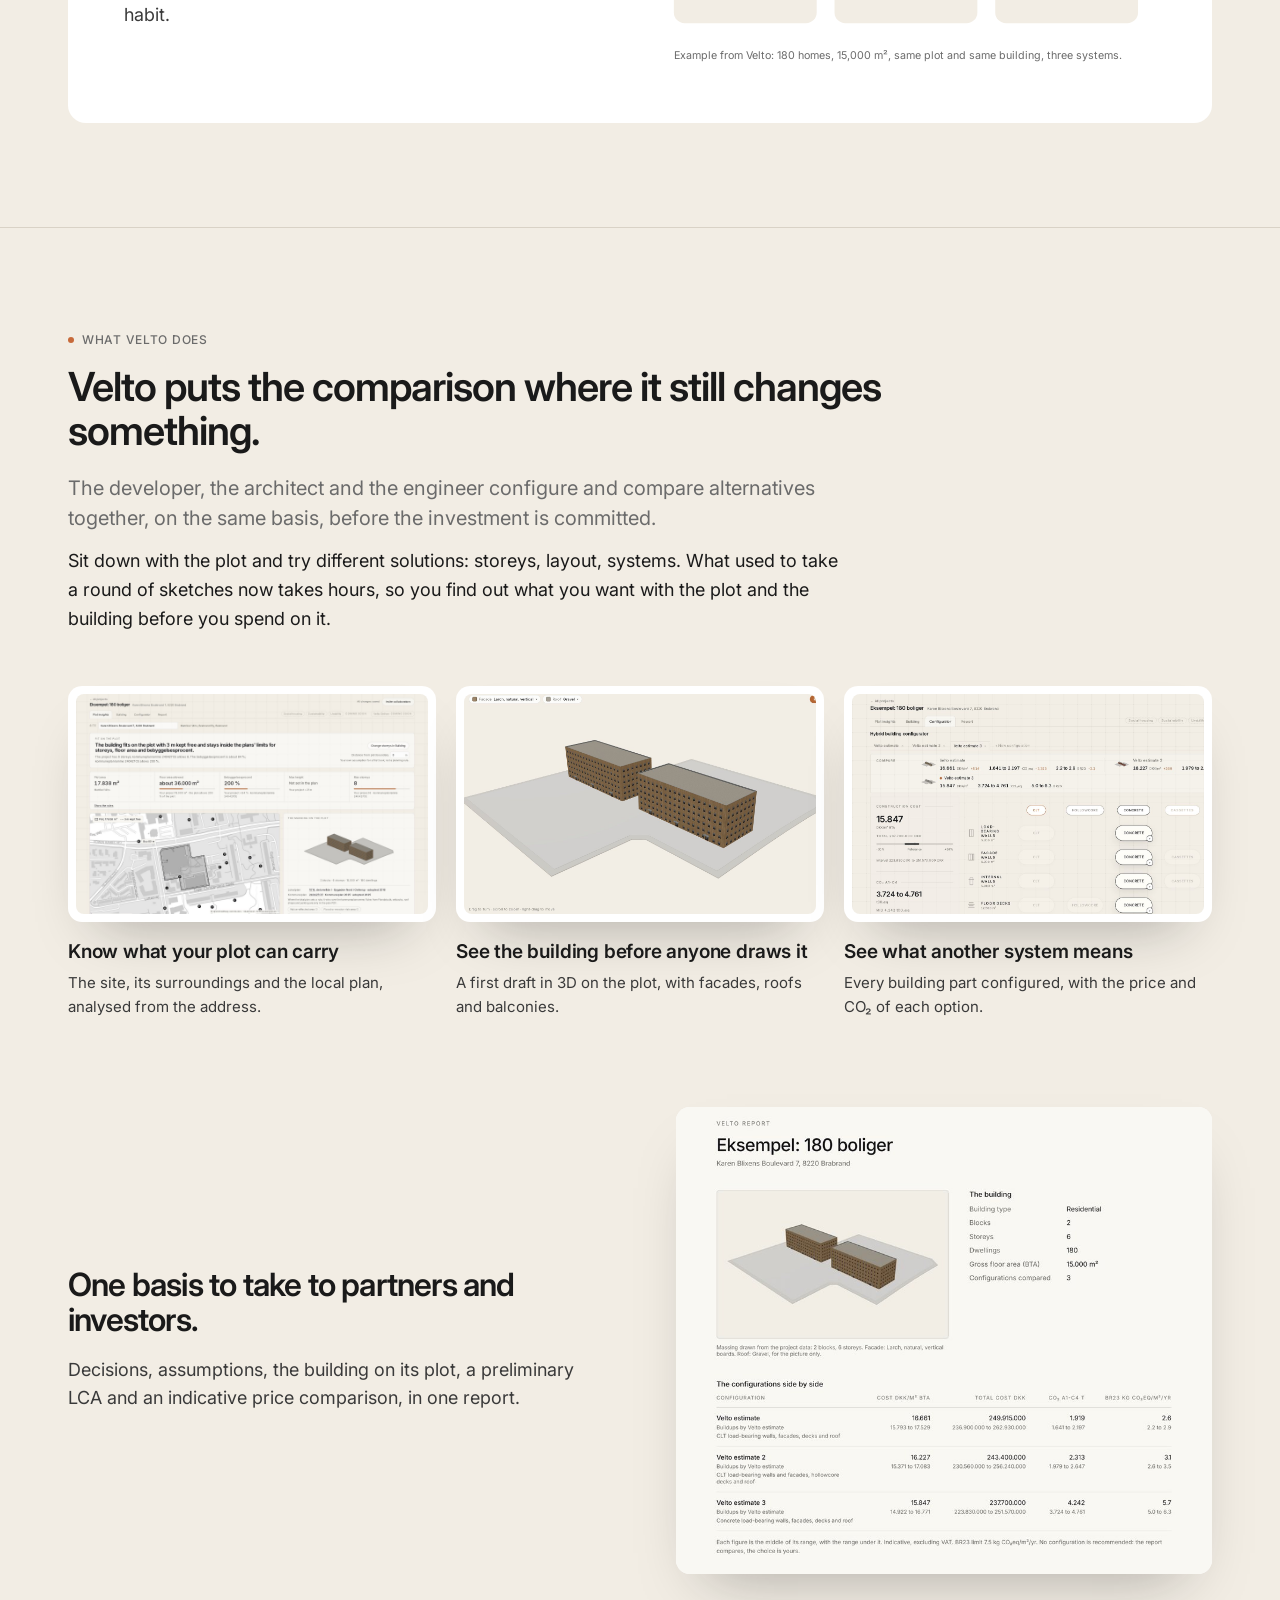
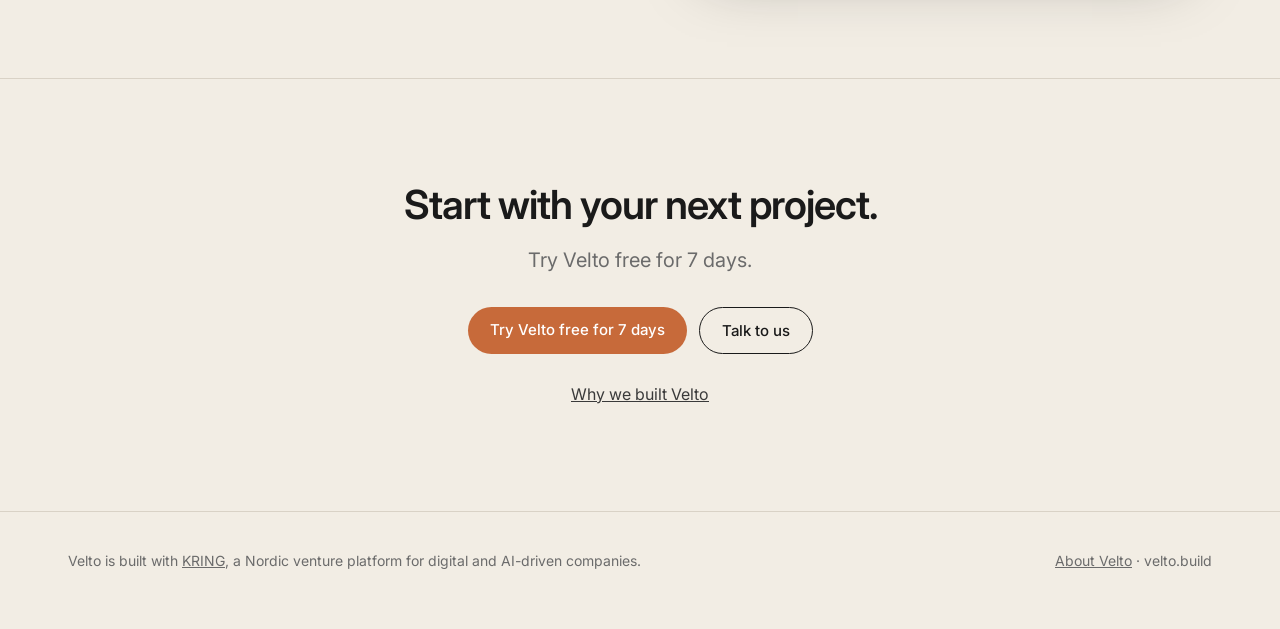
<file: v7-beige/index.html>
<!doctype html><html lang="en"><head><meta charset="utf-8"><meta name="robots" content="noindex,nofollow"><meta name="viewport" content="width=device-width,initial-scale=1"><title>Velto · landing draft v6</title>
<link href="https://fonts.googleapis.com/css2?family=Inter:wght@400;500;600&display=swap" rel="stylesheet"><link rel="stylesheet" href="style.css"></head><body>
<div class="draft">Draft v7, beige version kept for reference · not the live page</div>
<nav><div class="w">
 <a class="logo" href="index.html"><span class="bars"><span></span><span></span><span></span></span>velto</a>
 <div class="right"><a href="about.html">About</a><a href="https://app.velto.build/login">Log in</a><a class="btn s" href="https://app.velto.build/signup">Try Velto</a></div>
</div></nav>

<header style="padding:72px 0 104px"><div class="w hero" style="display:grid;grid-template-columns:1fr 1.15fr;gap:56px;align-items:center">
 <div>
  <div class="eb">AI for the first phase of construction</div>
  <h1>Velto unlocks the full potential of your building, early.</h1>
  <p class="lead" style="margin-top:24px">Velto is the AI-assisted platform where developers and their partners optimise their building projects early, when every choice is worth the most.</p>
  <div class="chips"><span>Cost</span><span>Time</span><span>Buildability</span><span>Sustainability</span><span>Livability</span></div>
  <div style="display:flex;gap:12px;flex-wrap:wrap"><a class="btn" href="https://app.velto.build/signup">Try Velto free for 7 days</a><a class="btn o" href="mailto:filip@velto.build?subject=Velto">Talk to us</a></div>
 </div>
 <div class="frame"><div class="dots"><i></i><i></i><i></i></div><img src="img/hero.jpg" alt="A building drafted on its plot in Velto"></div>
</div></header>

<section><div class="w">
 <div class="eb">The problem</div>
 <h2>Developers, owners and future residents miss out on what the building could have been.</h2>
 <p class="lead" style="margin-top:20px">Before you commit, it is hard to see what the plot and the building could become, and what each choice is worth. Where it can be done, it is slow, costly and hard to change.</p>
 <div class="beats four">
  <div><b>Habit, not data</b><p>Structural systems are often chosen on habit and assumption. “CLT is expensive, concrete is safe.”</p></div>
  <div><b>The plot’s potential</b><p>What the local plan, the area and demand allow is found piece by piece, and late.</p></div>
  <div><b>No shared basis</b><p>Developer, architect and engineer each work from their own numbers.</p></div>
  <div><b>Buildability</b><p>When design and engineering are not worked out together, it costs time, risk and material.</p></div>
 </div>
 <div class="box" style="margin-top:56px">
  <div><h3 style="font-size:26px;letter-spacing:-.02em">The options are there. They are just not on the table.</h3>
  <p style="margin-top:16px">The same building on the same plot can be built in several ways, each with its own price and CO₂. Seen side by side, early, a choice becomes a decision instead of a habit.</p></div>
  <svg viewBox="0 0 560 300" role="img" aria-label="Three structural systems for the same building, side by side" style="width:100%;height:auto"><g transform="translate(20,0)"><rect width="160" height="250" rx="12" fill="#F2EDE4"/>
<text x="20" y="38" font-size="16" font-weight="600" fill="#1A1A1A">CLT</text>
<text x="20" y="92" font-size="26" font-weight="600" fill="#1A1A1A" letter-spacing="-.5">16,661</text><text x="20" y="112" font-size="12" fill="#6B6B6B">DKK per m²</text>
<rect x="20" y="150" width="120" height="8" rx="4" fill="#D9D2C6"/><rect x="20" y="150" width="54" height="8" rx="4" fill="#C76A3A"/>
<text x="20" y="186" font-size="22" font-weight="600" fill="#1A1A1A">1.9 kt</text><text x="20" y="206" font-size="12" fill="#6B6B6B">CO₂, A1 to C4</text></g><g transform="translate(200,0)"><rect width="160" height="250" rx="12" fill="#F2EDE4"/>
<text x="20" y="38" font-size="16" font-weight="600" fill="#1A1A1A">Hybrid</text>
<text x="20" y="92" font-size="26" font-weight="600" fill="#1A1A1A" letter-spacing="-.5">16,227</text><text x="20" y="112" font-size="12" fill="#6B6B6B">DKK per m²</text>
<rect x="20" y="150" width="120" height="8" rx="4" fill="#D9D2C6"/><rect x="20" y="150" width="66" height="8" rx="4" fill="#C76A3A"/>
<text x="20" y="186" font-size="22" font-weight="600" fill="#1A1A1A">2.3 kt</text><text x="20" y="206" font-size="12" fill="#6B6B6B">CO₂, A1 to C4</text></g><g transform="translate(380,0)"><rect width="160" height="250" rx="12" fill="#F2EDE4"/>
<text x="20" y="38" font-size="16" font-weight="600" fill="#1A1A1A">Concrete</text>
<text x="20" y="92" font-size="26" font-weight="600" fill="#1A1A1A" letter-spacing="-.5">15,847</text><text x="20" y="112" font-size="12" fill="#6B6B6B">DKK per m²</text>
<rect x="20" y="150" width="120" height="8" rx="4" fill="#D9D2C6"/><rect x="20" y="150" width="120" height="8" rx="4" fill="#C76A3A"/>
<text x="20" y="186" font-size="22" font-weight="600" fill="#1A1A1A">4.2 kt</text><text x="20" y="206" font-size="12" fill="#6B6B6B">CO₂, A1 to C4</text></g>
<text x="20" y="290" font-size="12" fill="#6B6B6B">Example from Velto: 180 homes, 15,000 m², same plot and same building, three systems.</text></svg>
 </div>
</div></section>

<section><div class="w">
 <div class="eb">What Velto does</div>
 <h2>Velto puts the comparison where it still changes something.</h2>
 <p class="lead" style="margin-top:20px">The developer, the architect and the engineer configure and compare alternatives together, on the same basis, before the investment is committed.</p>
 <p style="margin-top:14px;font-size:18px;max-width:780px;color:var(--ink)">Sit down with the plot and try different solutions: storeys, layout, systems. What used to take a round of sketches now takes hours, so you find out what you want with the plot and the building before you spend on it.</p>
 <div class="trio">
  <div><div class="frame"><img src="img/plot.jpg" alt="Plot insights in Velto"></div><h3>Know what your plot can carry</h3><p>The site, its surroundings and the local plan, analysed from the address.</p></div>
  <div><div class="frame"><img src="img/building.jpg" alt="The building in 3D in Velto"></div><h3>See the building before anyone draws it</h3><p>A first draft in 3D on the plot, with facades, roofs and balconies.</p></div>
  <div><div class="frame"><img src="img/layers.jpg" alt="Configuring buildups in Velto"></div><h3>See what another system means</h3><p>Every building part configured, with the price and CO₂ of each option.</p></div>
 </div>
 <div class="two" style="display:grid;grid-template-columns:1fr 1fr;gap:72px;align-items:center;margin-top:88px">
  <div><h2 style="font-size:32px">One basis to take to partners and investors.</h2>
  <p style="margin-top:18px;font-size:18px">Decisions, assumptions, the building on its plot, a preliminary LCA and an indicative price comparison, in one report.</p></div>
  <div class="frame" style="padding:0;overflow:hidden"><img src="img/report1.jpg" alt="The first page of a Velto report"></div>
 </div>
</div></section>

<section><div class="w" style="text-align:center">
 <h2 style="margin:0 auto">Start with your next project.</h2>
 <p class="lead" style="margin:18px auto 0">Try Velto free for 7 days.</p>
 <div style="display:flex;gap:12px;flex-wrap:wrap;justify-content:center;margin-top:32px"><a class="btn" href="https://app.velto.build/signup">Try Velto free for 7 days</a><a class="btn o" href="mailto:filip@velto.build?subject=Velto">Talk to us</a></div>
 <p style="margin-top:28px"><a href="about.html" style="text-decoration:underline">Why we built Velto</a></p>
</div></section>
<footer><div class="w" style="display:flex;justify-content:space-between;gap:24px;flex-wrap:wrap">
 <span>Velto is built with <a href="https://kring.com" style="text-decoration:underline">KRING</a>, a Nordic venture platform for digital and AI-driven companies.</span>
 <span><a href="about.html" style="text-decoration:underline">About Velto</a> · velto.build</span>
</div></footer></body></html>
</file>
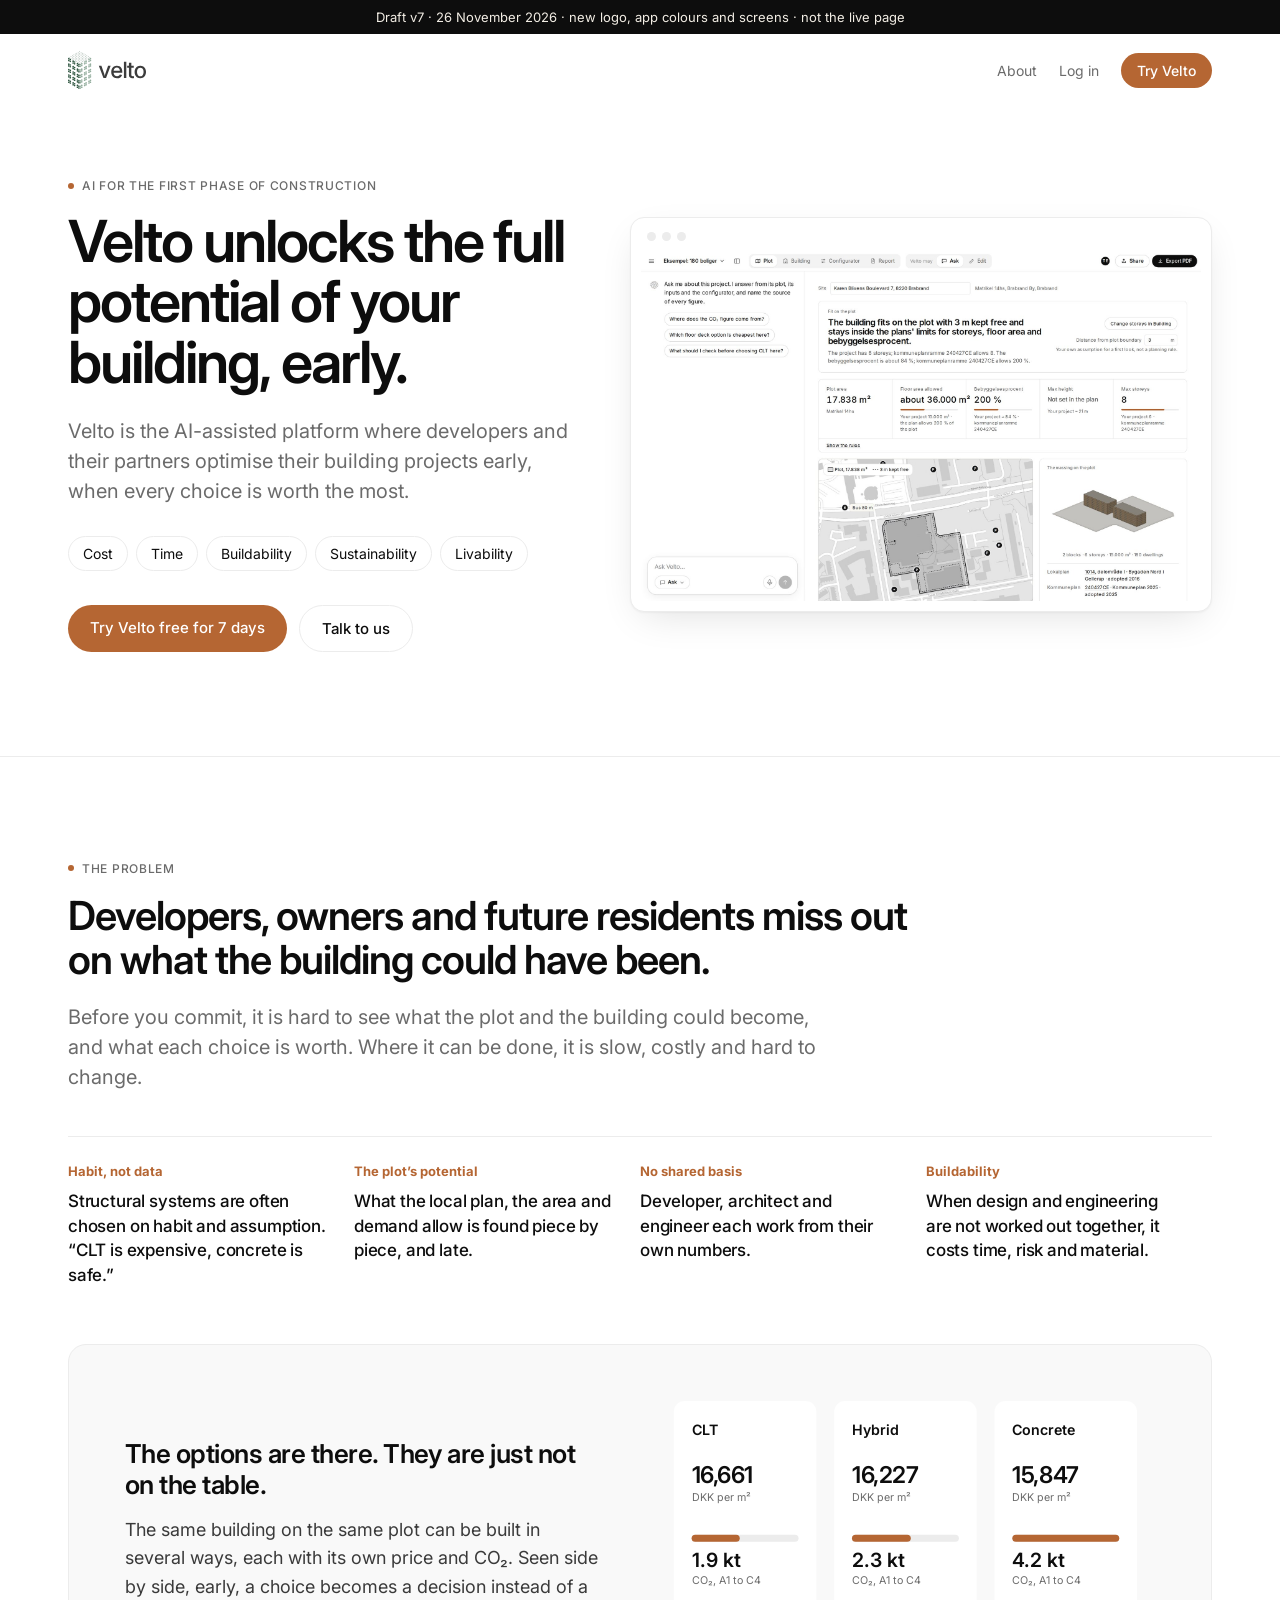
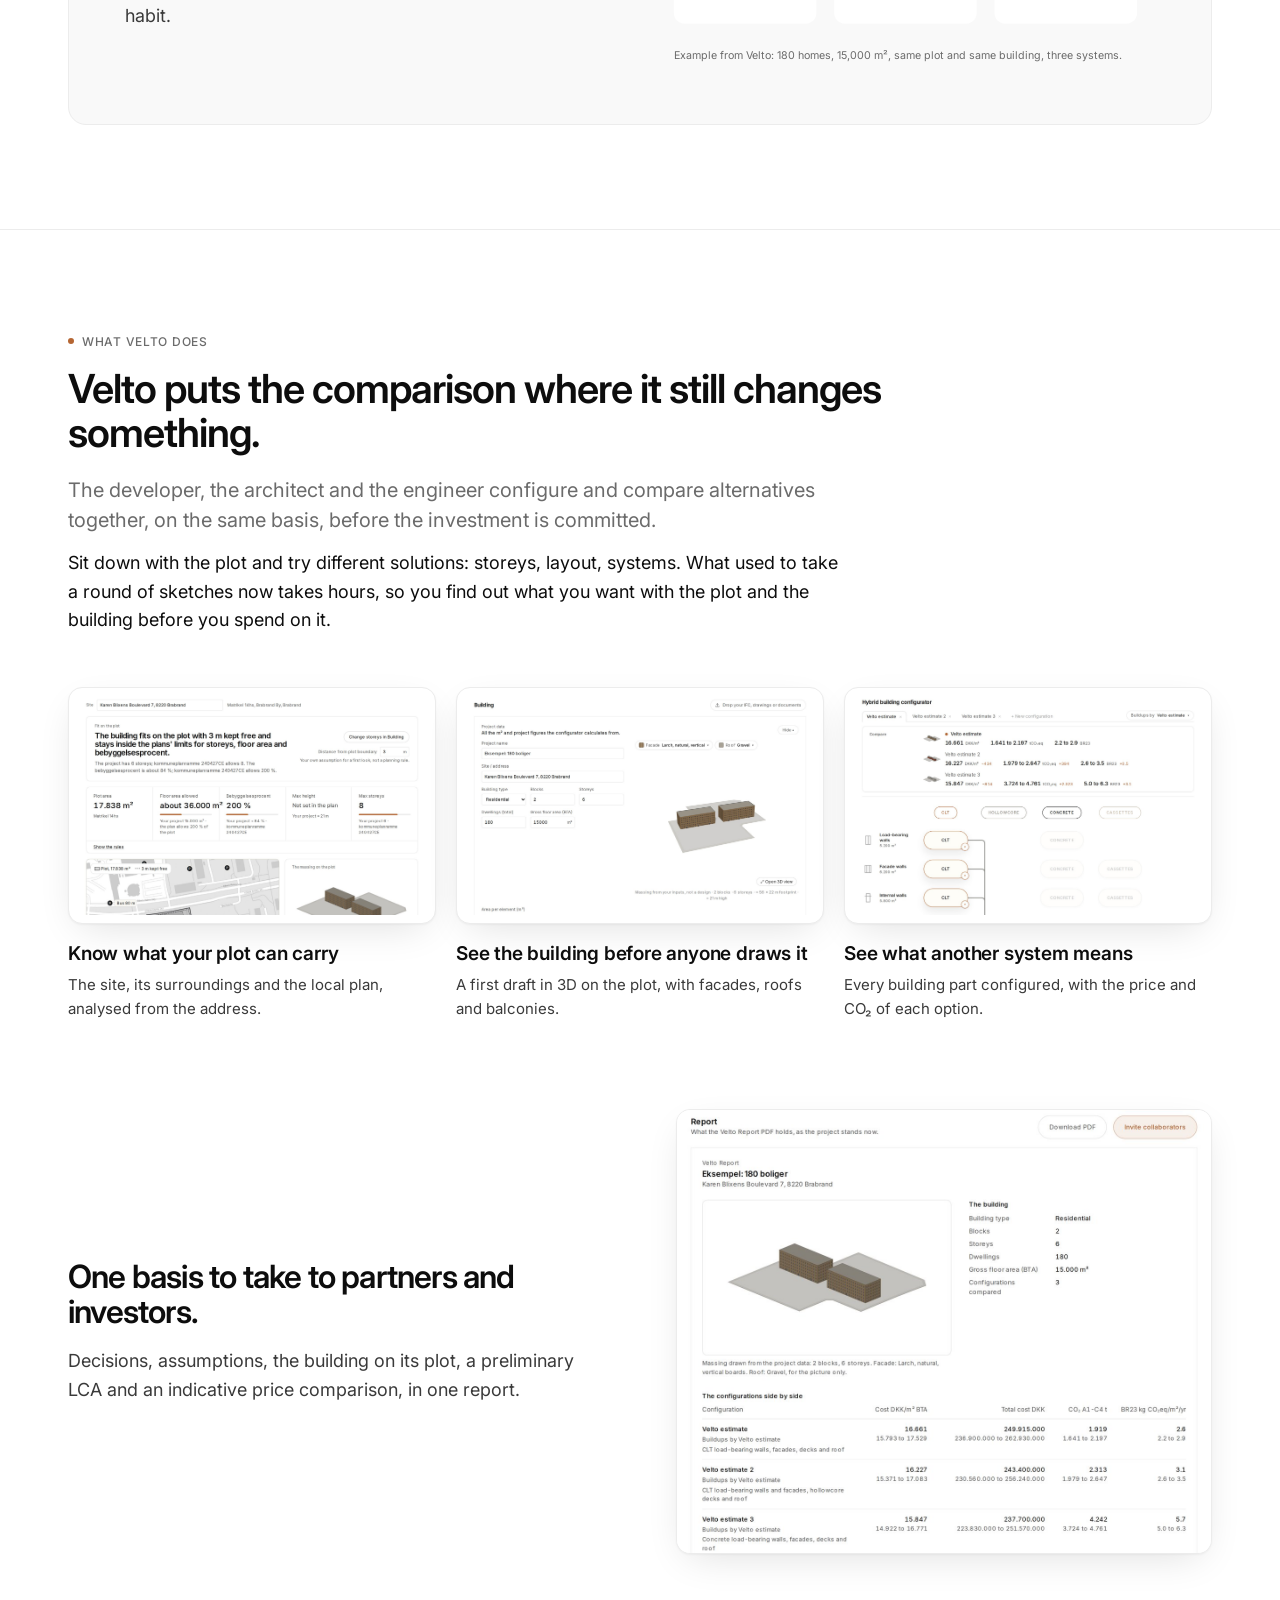
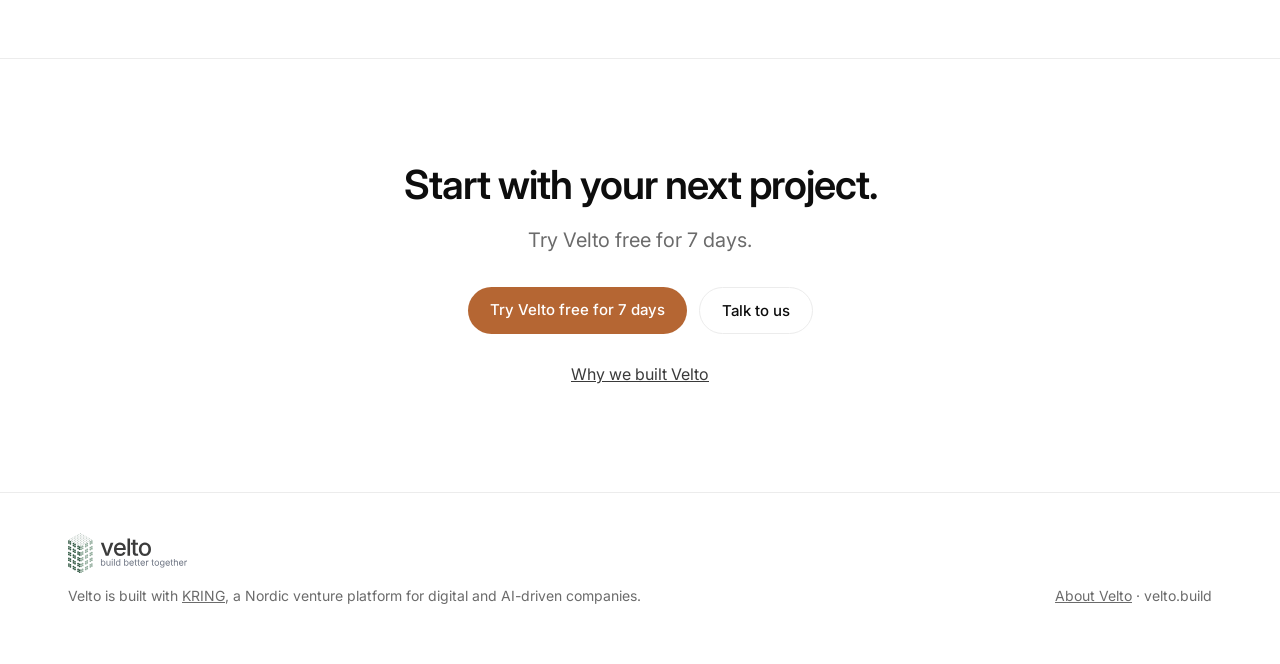
<file: v7/index.html>
<!doctype html><html lang="en"><head><meta charset="utf-8"><meta name="robots" content="noindex,nofollow"><meta name="viewport" content="width=device-width,initial-scale=1"><title>Velto · landing draft v6</title>
<link href="https://fonts.googleapis.com/css2?family=Inter:wght@400;500;600&display=swap" rel="stylesheet"><link rel="stylesheet" href="style.css"><link rel="icon" href="img/brand/velto-favicon.svg" type="image/svg+xml"><link rel="alternate icon" href="img/brand/velto-favicon.ico"></head><body>
<div class="draft">Draft v7 · 26 November 2026 · new logo, app colours and screens · not the live page</div>
<nav><div class="w">
 <a class="logo" href="index.html"><img src="img/brand/velto-logo-horizontal-light.svg" alt="velto"></a>
 <div class="right"><a href="about.html">About</a><a href="https://app.velto.build/login">Log in</a><a class="btn s" href="https://app.velto.build/signup">Try Velto</a></div>
</div></nav>

<header style="padding:72px 0 104px"><div class="w hero" style="display:grid;grid-template-columns:1fr 1.15fr;gap:56px;align-items:center">
 <div>
  <div class="eb">AI for the first phase of construction</div>
  <h1>Velto unlocks the full potential of your building, early.</h1>
  <p class="lead" style="margin-top:24px">Velto is the AI-assisted platform where developers and their partners optimise their building projects early, when every choice is worth the most.</p>
  <div class="chips"><span>Cost</span><span>Time</span><span>Buildability</span><span>Sustainability</span><span>Livability</span></div>
  <div style="display:flex;gap:12px;flex-wrap:wrap"><a class="btn" href="https://app.velto.build/signup">Try Velto free for 7 days</a><a class="btn o" href="mailto:filip@velto.build?subject=Velto">Talk to us</a></div>
 </div>
 <div class="frame"><div class="dots"><i></i><i></i><i></i></div><img src="img/hero.jpg" alt="A building drafted on its plot in Velto"></div>
</div></header>

<section><div class="w">
 <div class="eb">The problem</div>
 <h2>Developers, owners and future residents miss out on what the building could have been.</h2>
 <p class="lead" style="margin-top:20px">Before you commit, it is hard to see what the plot and the building could become, and what each choice is worth. Where it can be done, it is slow, costly and hard to change.</p>
 <div class="beats four">
  <div><b>Habit, not data</b><p>Structural systems are often chosen on habit and assumption. “CLT is expensive, concrete is safe.”</p></div>
  <div><b>The plot’s potential</b><p>What the local plan, the area and demand allow is found piece by piece, and late.</p></div>
  <div><b>No shared basis</b><p>Developer, architect and engineer each work from their own numbers.</p></div>
  <div><b>Buildability</b><p>When design and engineering are not worked out together, it costs time, risk and material.</p></div>
 </div>
 <div class="box" style="margin-top:56px">
  <div><h3 style="font-size:26px;letter-spacing:-.02em">The options are there. They are just not on the table.</h3>
  <p style="margin-top:16px">The same building on the same plot can be built in several ways, each with its own price and CO₂. Seen side by side, early, a choice becomes a decision instead of a habit.</p></div>
  <svg viewBox="0 0 560 300" role="img" aria-label="Three structural systems for the same building, side by side" style="width:100%;height:auto"><g transform="translate(20,0)"><rect width="160" height="250" rx="12" fill="#FFFFFF"/>
<text x="20" y="38" font-size="16" font-weight="600" fill="#0D0D0D">CLT</text>
<text x="20" y="92" font-size="26" font-weight="600" fill="#0D0D0D" letter-spacing="-.5">16,661</text><text x="20" y="112" font-size="12" fill="#6B6B6B">DKK per m²</text>
<rect x="20" y="150" width="120" height="8" rx="4" fill="#ECECEC"/><rect x="20" y="150" width="54" height="8" rx="4" fill="#B56633"/>
<text x="20" y="186" font-size="22" font-weight="600" fill="#0D0D0D">1.9 kt</text><text x="20" y="206" font-size="12" fill="#6B6B6B">CO₂, A1 to C4</text></g><g transform="translate(200,0)"><rect width="160" height="250" rx="12" fill="#FFFFFF"/>
<text x="20" y="38" font-size="16" font-weight="600" fill="#0D0D0D">Hybrid</text>
<text x="20" y="92" font-size="26" font-weight="600" fill="#0D0D0D" letter-spacing="-.5">16,227</text><text x="20" y="112" font-size="12" fill="#6B6B6B">DKK per m²</text>
<rect x="20" y="150" width="120" height="8" rx="4" fill="#ECECEC"/><rect x="20" y="150" width="66" height="8" rx="4" fill="#B56633"/>
<text x="20" y="186" font-size="22" font-weight="600" fill="#0D0D0D">2.3 kt</text><text x="20" y="206" font-size="12" fill="#6B6B6B">CO₂, A1 to C4</text></g><g transform="translate(380,0)"><rect width="160" height="250" rx="12" fill="#FFFFFF"/>
<text x="20" y="38" font-size="16" font-weight="600" fill="#0D0D0D">Concrete</text>
<text x="20" y="92" font-size="26" font-weight="600" fill="#0D0D0D" letter-spacing="-.5">15,847</text><text x="20" y="112" font-size="12" fill="#6B6B6B">DKK per m²</text>
<rect x="20" y="150" width="120" height="8" rx="4" fill="#ECECEC"/><rect x="20" y="150" width="120" height="8" rx="4" fill="#B56633"/>
<text x="20" y="186" font-size="22" font-weight="600" fill="#0D0D0D">4.2 kt</text><text x="20" y="206" font-size="12" fill="#6B6B6B">CO₂, A1 to C4</text></g>
<text x="20" y="290" font-size="12" fill="#6B6B6B">Example from Velto: 180 homes, 15,000 m², same plot and same building, three systems.</text></svg>
 </div>
</div></section>

<section><div class="w">
 <div class="eb">What Velto does</div>
 <h2>Velto puts the comparison where it still changes something.</h2>
 <p class="lead" style="margin-top:20px">The developer, the architect and the engineer configure and compare alternatives together, on the same basis, before the investment is committed.</p>
 <p style="margin-top:14px;font-size:18px;max-width:780px;color:var(--ink)">Sit down with the plot and try different solutions: storeys, layout, systems. What used to take a round of sketches now takes hours, so you find out what you want with the plot and the building before you spend on it.</p>
 <div class="trio">
  <div><div class="frame"><img src="img/plot.jpg" alt="Plot insights in Velto"></div><h3>Know what your plot can carry</h3><p>The site, its surroundings and the local plan, analysed from the address.</p></div>
  <div><div class="frame"><img src="img/building.jpg" alt="The building in 3D in Velto"></div><h3>See the building before anyone draws it</h3><p>A first draft in 3D on the plot, with facades, roofs and balconies.</p></div>
  <div><div class="frame"><img src="img/layers.jpg" alt="Configuring buildups in Velto"></div><h3>See what another system means</h3><p>Every building part configured, with the price and CO₂ of each option.</p></div>
 </div>
 <div class="two" style="display:grid;grid-template-columns:1fr 1fr;gap:72px;align-items:center;margin-top:88px">
  <div><h2 style="font-size:32px">One basis to take to partners and investors.</h2>
  <p style="margin-top:18px;font-size:18px">Decisions, assumptions, the building on its plot, a preliminary LCA and an indicative price comparison, in one report.</p></div>
  <div class="frame" style="padding:0;overflow:hidden"><img src="img/report1.jpg" alt="The first page of a Velto report"></div>
 </div>
</div></section>

<section><div class="w" style="text-align:center">
 <h2 style="margin:0 auto">Start with your next project.</h2>
 <p class="lead" style="margin:18px auto 0">Try Velto free for 7 days.</p>
 <div style="display:flex;gap:12px;flex-wrap:wrap;justify-content:center;margin-top:32px"><a class="btn" href="https://app.velto.build/signup">Try Velto free for 7 days</a><a class="btn o" href="mailto:filip@velto.build?subject=Velto">Talk to us</a></div>
 <p style="margin-top:28px"><a href="about.html" style="text-decoration:underline">Why we built Velto</a></p>
</div></section>
<footer><div class="w" style="display:flex;justify-content:space-between;align-items:flex-end;gap:24px;flex-wrap:wrap">
 <div><img class="flogo" src="img/brand/velto-lockup-horizontal-light.svg" alt="velto, build better together">
 <span>Velto is built with <a href="https://kring.com" style="text-decoration:underline">KRING</a>, a Nordic venture platform for digital and AI-driven companies.</span></div>
 <span><a href="about.html" style="text-decoration:underline">About Velto</a> · velto.build</span>
</div></footer></body></html>
</file>
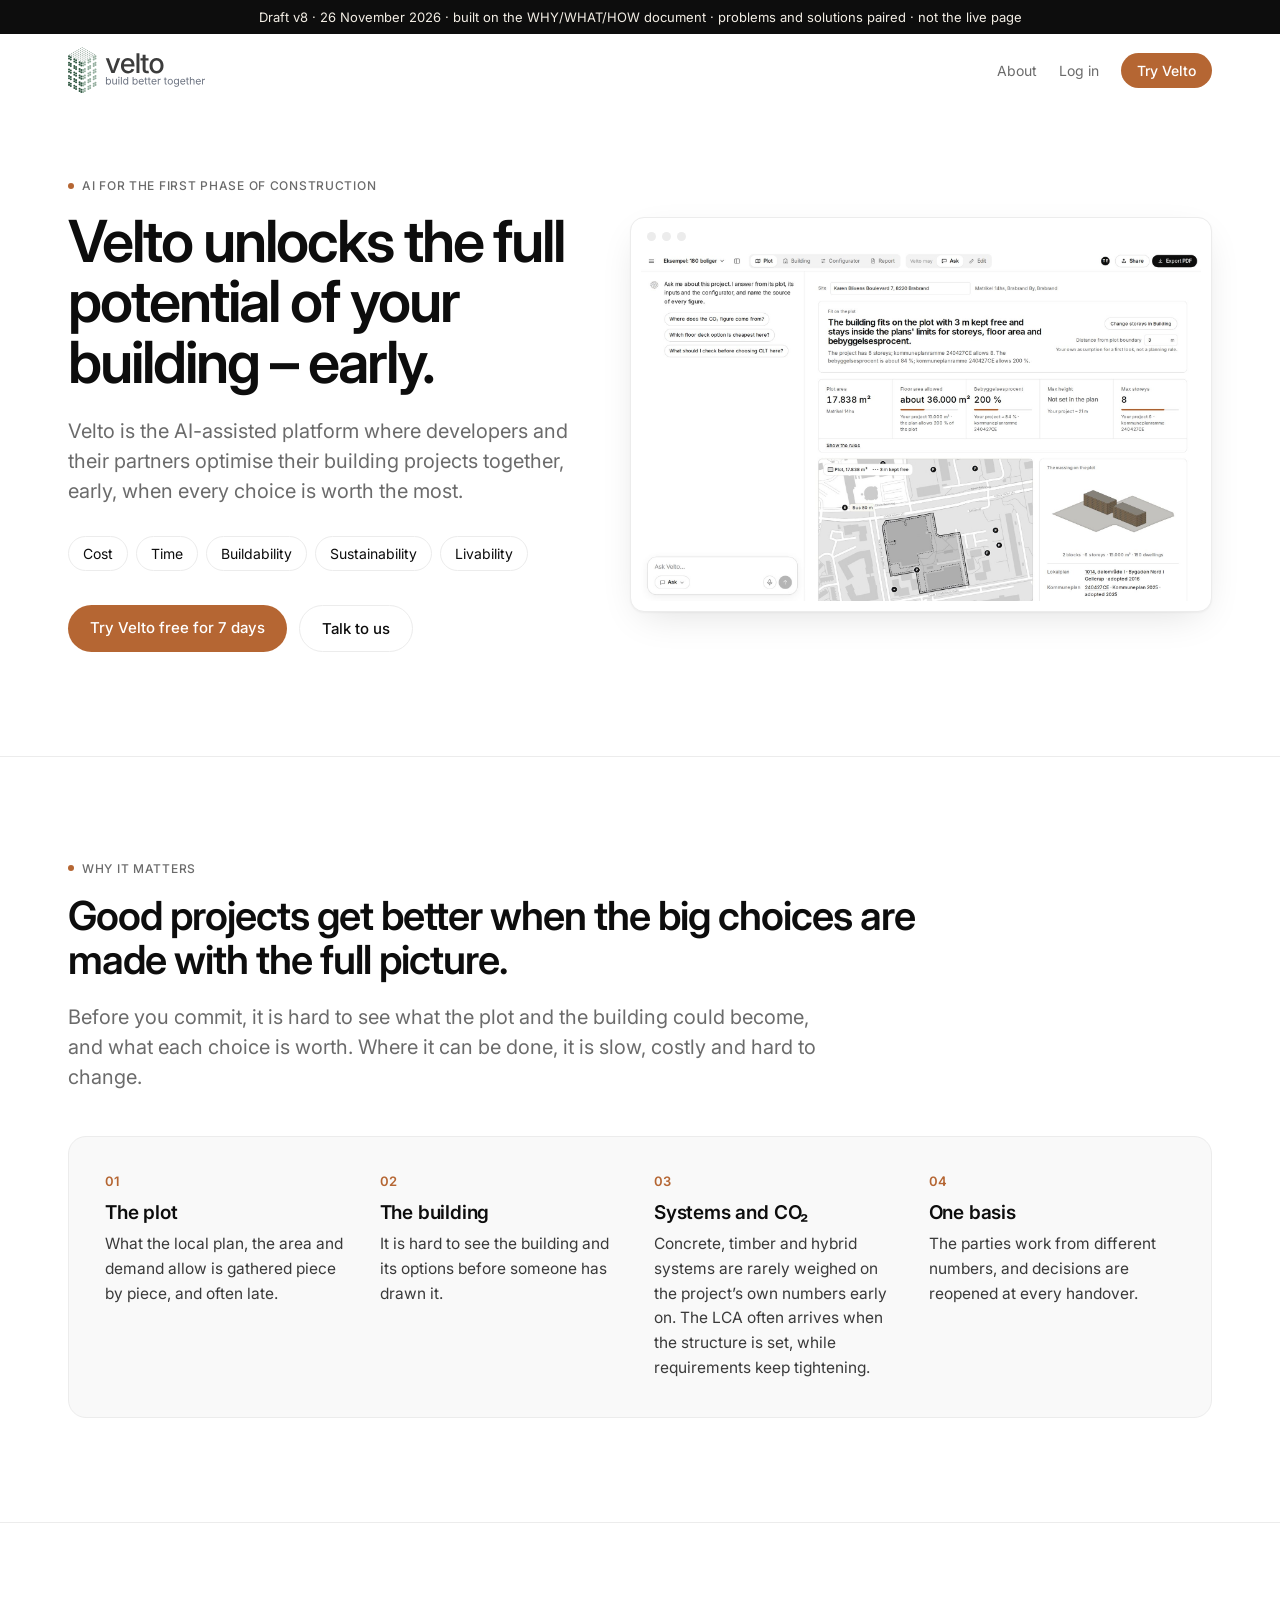
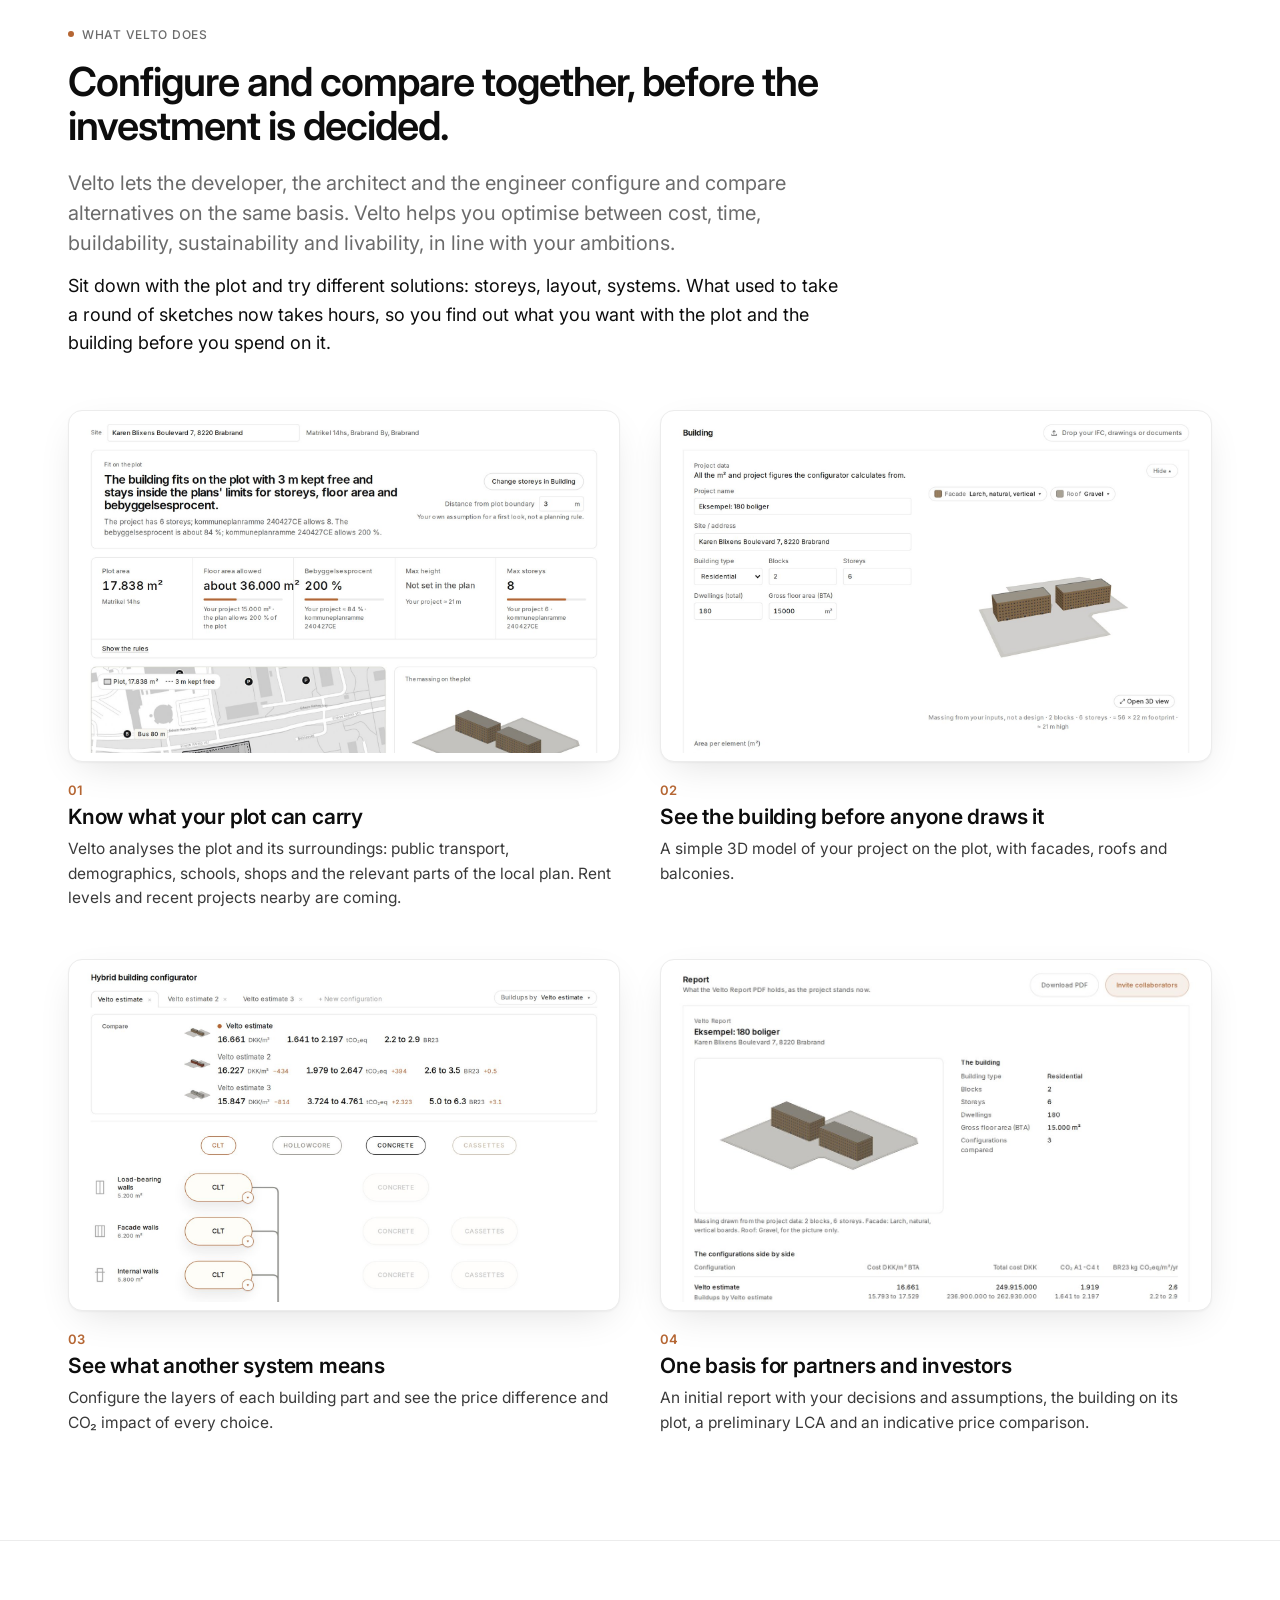
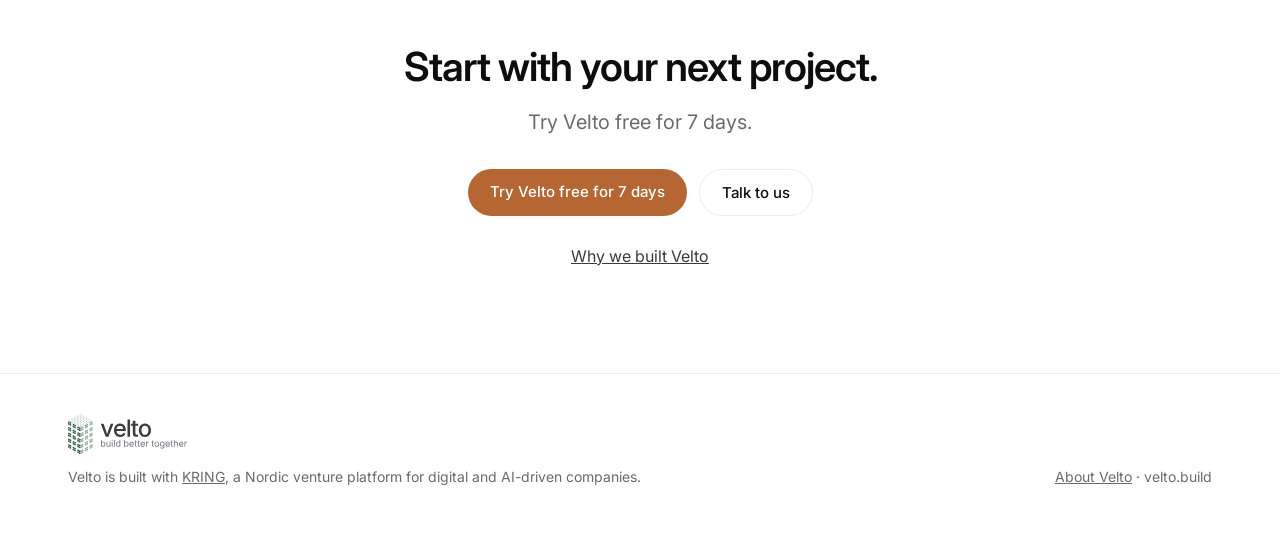
<file: v8/index.html>
<!doctype html><html lang="en"><head><meta charset="utf-8"><meta name="robots" content="noindex,nofollow"><meta name="viewport" content="width=device-width,initial-scale=1"><title>Velto · landing draft v8</title>
<link href="https://fonts.googleapis.com/css2?family=Inter:wght@400;500;600&display=swap" rel="stylesheet"><link rel="stylesheet" href="style.css"><link rel="icon" href="img/brand/velto-favicon.svg" type="image/svg+xml"><link rel="alternate icon" href="img/brand/velto-favicon.ico"></head><body>
<div class="draft">Draft v8 · 26 November 2026 · built on the WHY/WHAT/HOW document · problems and solutions paired · not the live page</div>
<nav><div class="w">
 <a class="logo" href="index.html"><img src="img/brand/velto-lockup-horizontal-light.svg" alt="velto, build better together"></a>
 <div class="right"><a href="about.html">About</a><a href="https://app.velto.build/login">Log in</a><a class="btn s" href="https://app.velto.build/signup">Try Velto</a></div>
</div></nav>

<header style="padding:72px 0 104px"><div class="w hero" style="display:grid;grid-template-columns:1fr 1.15fr;gap:56px;align-items:center">
 <div>
  <div class="eb">AI for the first phase of construction</div>
  <h1>Velto unlocks the full potential of your building – early.</h1>
  <p class="lead" style="margin-top:24px">Velto is the AI-assisted platform where developers and their partners optimise their building projects together, early, when every choice is worth the most.</p>
  <div class="chips"><span>Cost</span><span>Time</span><span>Buildability</span><span>Sustainability</span><span>Livability</span></div>
  <div style="display:flex;gap:12px;flex-wrap:wrap"><a class="btn" href="https://app.velto.build/signup">Try Velto free for 7 days</a><a class="btn o" href="mailto:filip@velto.build?subject=Velto">Talk to us</a></div>
 </div>
 <div class="frame"><div class="dots"><i></i><i></i><i></i></div><img src="img/hero.jpg" alt="Velto: the AI on the left, the plot and the building on the right"></div>
</div></header>

<section><div class="w">
 <div class="eb">Why it matters</div>
 <h2>Good projects get better when the big choices are made with the full picture.</h2>
 <p class="lead" style="margin-top:20px">Before you commit, it is hard to see what the plot and the building could become, and what each choice is worth. Where it can be done, it is slow, costly and hard to change.</p>
 <div class="box probs"><div class="pr"><b>01</b><h3>The plot</h3><p>What the local plan, the area and demand allow is gathered piece by piece, and often late.</p></div><div class="pr"><b>02</b><h3>The building</h3><p>It is hard to see the building and its options before someone has drawn it.</p></div><div class="pr"><b>03</b><h3>Systems and CO₂</h3><p>Concrete, timber and hybrid systems are rarely weighed on the project’s own numbers early on. The LCA often arrives when the structure is set, while requirements keep tightening.</p></div><div class="pr"><b>04</b><h3>One basis</h3><p>The parties work from different numbers, and decisions are reopened at every handover.</p></div></div>
</div></section>

<section><div class="w">
 <div class="eb">What Velto does</div>
 <h2>Configure and compare together, before the investment is decided.</h2>
 <p class="lead" style="margin-top:20px">Velto lets the developer, the architect and the engineer configure and compare alternatives on the same basis. Velto helps you optimise between cost, time, buildability, sustainability and livability, in line with your ambitions.</p>
 <p style="margin-top:14px;font-size:18px;max-width:780px;color:var(--ink)">Sit down with the plot and try different solutions: storeys, layout, systems. What used to take a round of sketches now takes hours, so you find out what you want with the plot and the building before you spend on it.</p>
 <div class="sols"><div class="sol"><div class="frame"><img src="img/plot.jpg" alt="Plot insights in Velto"></div><div class="sn">01</div><h3>Know what your plot can carry</h3><p>Velto analyses the plot and its surroundings: public transport, demographics, schools, shops and the relevant parts of the local plan. Rent levels and recent projects nearby are coming.</p></div><div class="sol"><div class="frame"><img src="img/building.jpg" alt="The building in 3D in Velto"></div><div class="sn">02</div><h3>See the building before anyone draws it</h3><p>A simple 3D model of your project on the plot, with facades, roofs and balconies.</p></div><div class="sol"><div class="frame"><img src="img/layers.jpg" alt="Configuring building parts in Velto"></div><div class="sn">03</div><h3>See what another system means</h3><p>Configure the layers of each building part and see the price difference and CO₂ impact of every choice.</p></div><div class="sol"><div class="frame"><img src="img/report1.jpg" alt="The Velto Report"></div><div class="sn">04</div><h3>One basis for partners and investors</h3><p>An initial report with your decisions and assumptions, the building on its plot, a preliminary LCA and an indicative price comparison.</p></div></div>
</div></section>

<section><div class="w" style="text-align:center">
 <h2 style="margin:0 auto">Start with your next project.</h2>
 <p class="lead" style="margin:18px auto 0">Try Velto free for 7 days.</p>
 <div style="display:flex;gap:12px;flex-wrap:wrap;justify-content:center;margin-top:32px"><a class="btn" href="https://app.velto.build/signup">Try Velto free for 7 days</a><a class="btn o" href="mailto:filip@velto.build?subject=Velto">Talk to us</a></div>
 <p style="margin-top:28px"><a href="about.html" style="text-decoration:underline">Why we built Velto</a></p>
</div></section>

<footer><div class="w" style="display:flex;justify-content:space-between;align-items:flex-end;gap:24px;flex-wrap:wrap">
 <div><img class="flogo" src="img/brand/velto-lockup-horizontal-light.svg" alt="velto, build better together">
 <span>Velto is built with <a href="https://kring.com" style="text-decoration:underline">KRING</a>, a Nordic venture platform for digital and AI-driven companies.</span></div>
 <span><a href="about.html" style="text-decoration:underline">About Velto</a> · velto.build</span>
</div></footer></body></html>
</file>
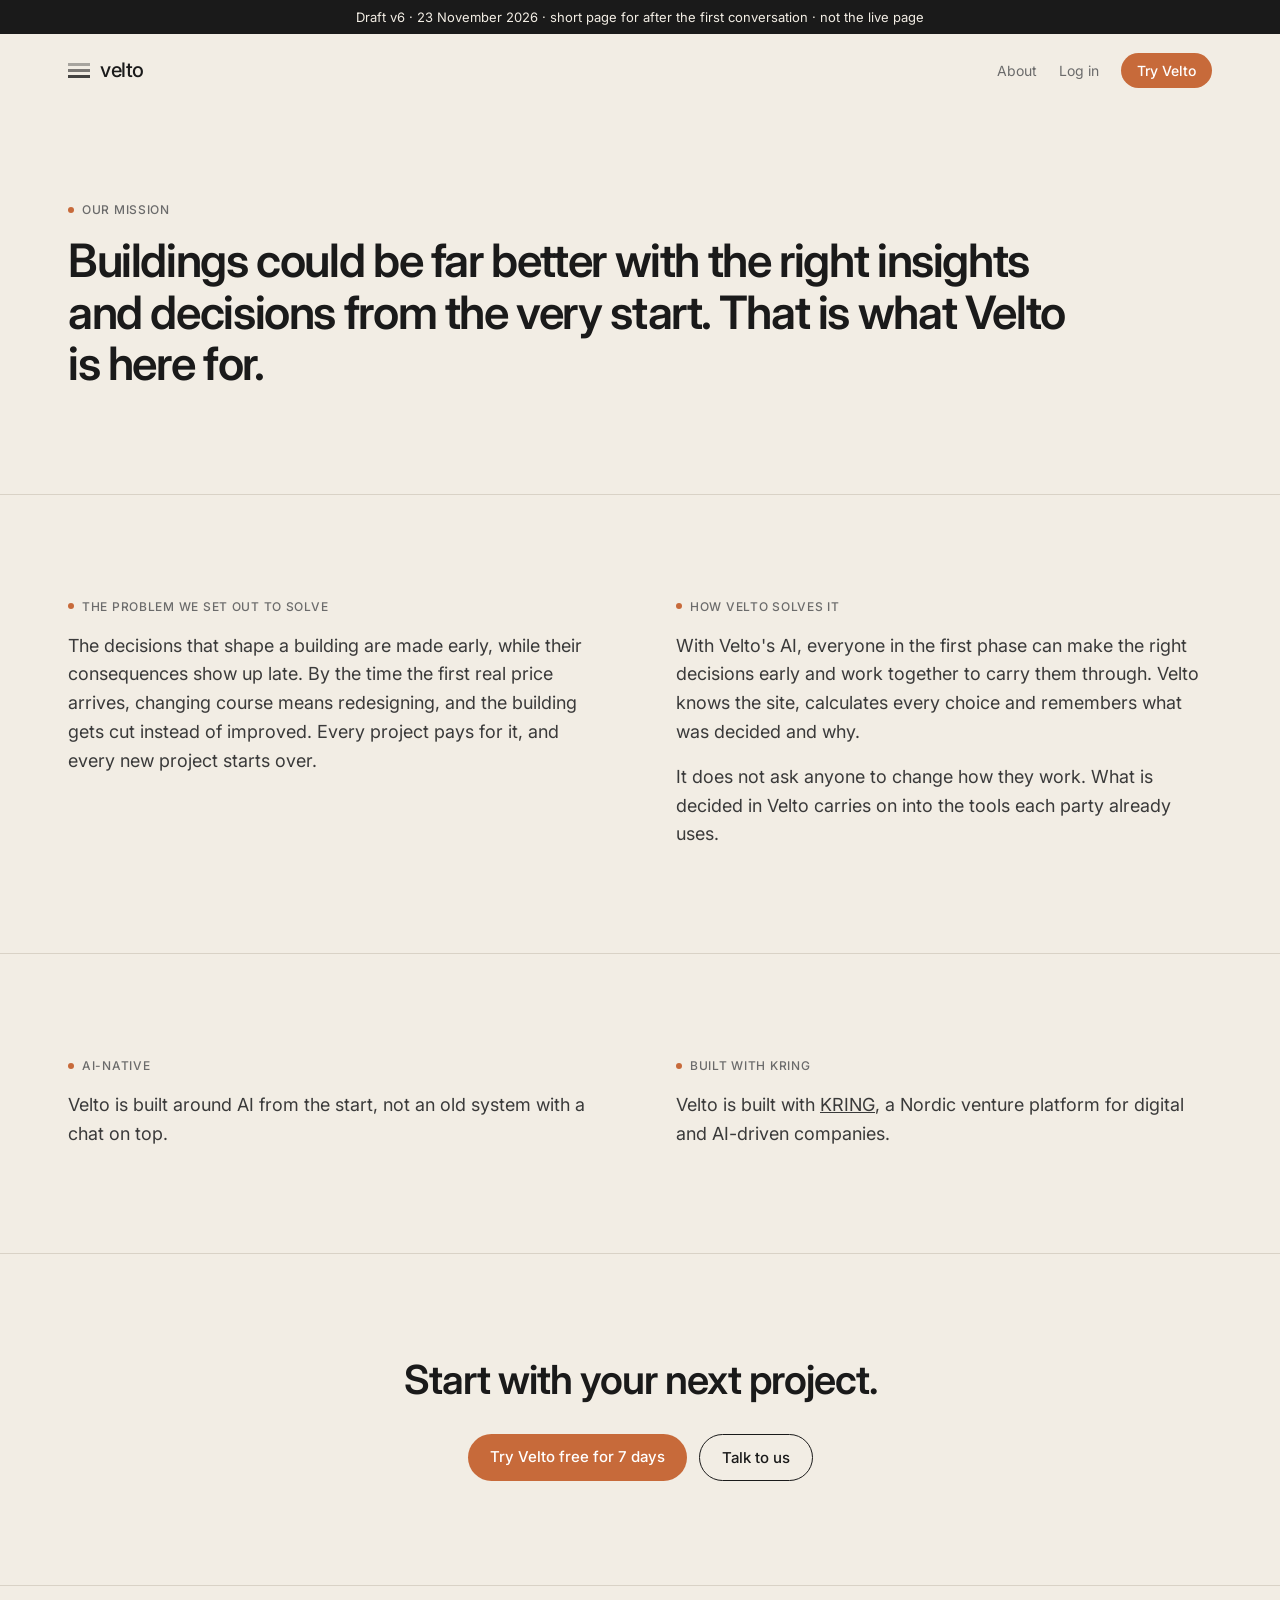
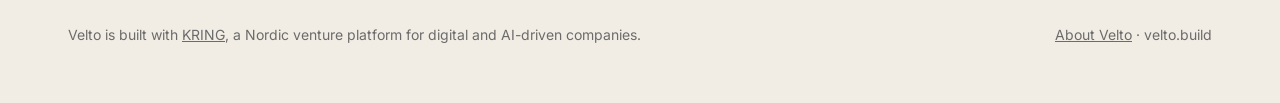
<file: v6/about.html>
<!doctype html><html lang="en"><head><meta charset="utf-8"><meta name="robots" content="noindex,nofollow"><meta name="viewport" content="width=device-width,initial-scale=1"><title>About Velto · draft v6</title>
<link href="https://fonts.googleapis.com/css2?family=Inter:wght@400;500;600&display=swap" rel="stylesheet"><link rel="stylesheet" href="style.css"></head><body>
<div class="draft">Draft v6 · 23 November 2026 · short page for after the first conversation · not the live page</div>
<nav><div class="w">
 <a class="logo" href="index.html"><span class="bars"><span></span><span></span><span></span></span>velto</a>
 <div class="right"><a href="about.html">About</a><a href="https://app.velto.build/login">Log in</a><a class="btn s" href="https://app.velto.build/signup">Try Velto</a></div>
</div></nav>

<header style="padding:96px 0 104px"><div class="w">
 <div class="eb">Our mission</div>
 <p class="mission">Buildings could be far better with the right insights and decisions from the very start. That is what Velto is here for.</p>
</div></header>

<section><div class="w two" style="display:grid;grid-template-columns:1fr 1fr;gap:72px">
 <div><div class="eb">The problem we set out to solve</div>
 <p style="font-size:18px">The decisions that shape a building are made early, while their consequences show up late. By the time the first real price arrives, changing course means redesigning, and the building gets cut instead of improved. Every project pays for it, and every new project starts over.</p></div>
 <div><div class="eb">How Velto solves it</div>
 <p style="font-size:18px">With Velto's AI, everyone in the first phase can make the right decisions early and work together to carry them through. Velto knows the site, calculates every choice and remembers what was decided and why.</p>
 <p style="font-size:18px;margin-top:16px">It does not ask anyone to change how they work. What is decided in Velto carries on into the tools each party already uses.</p></div>
</div></section>

<section><div class="w two" style="display:grid;grid-template-columns:1fr 1fr;gap:72px">
 <div><div class="eb">AI-native</div><p style="font-size:18px">Velto is built around AI from the start, not an old system with a chat on top.</p></div>
 <div><div class="eb">Built with KRING</div><p style="font-size:18px">Velto is built with <a href="https://kring.com" style="text-decoration:underline">KRING</a>, a Nordic venture platform for digital and AI-driven companies.</p></div>
</div></section>

<section><div class="w" style="text-align:center">
 <h2 style="margin:0 auto">Start with your next project.</h2>
 <div style="display:flex;gap:12px;flex-wrap:wrap;justify-content:center;margin-top:32px"><a class="btn" href="https://app.velto.build/signup">Try Velto free for 7 days</a><a class="btn o" href="mailto:filip@velto.build?subject=Velto">Talk to us</a></div>
</div></section>
<footer><div class="w" style="display:flex;justify-content:space-between;gap:24px;flex-wrap:wrap">
 <span>Velto is built with <a href="https://kring.com" style="text-decoration:underline">KRING</a>, a Nordic venture platform for digital and AI-driven companies.</span>
 <span><a href="about.html" style="text-decoration:underline">About Velto</a> · velto.build</span>
</div></footer></body></html>
</file>
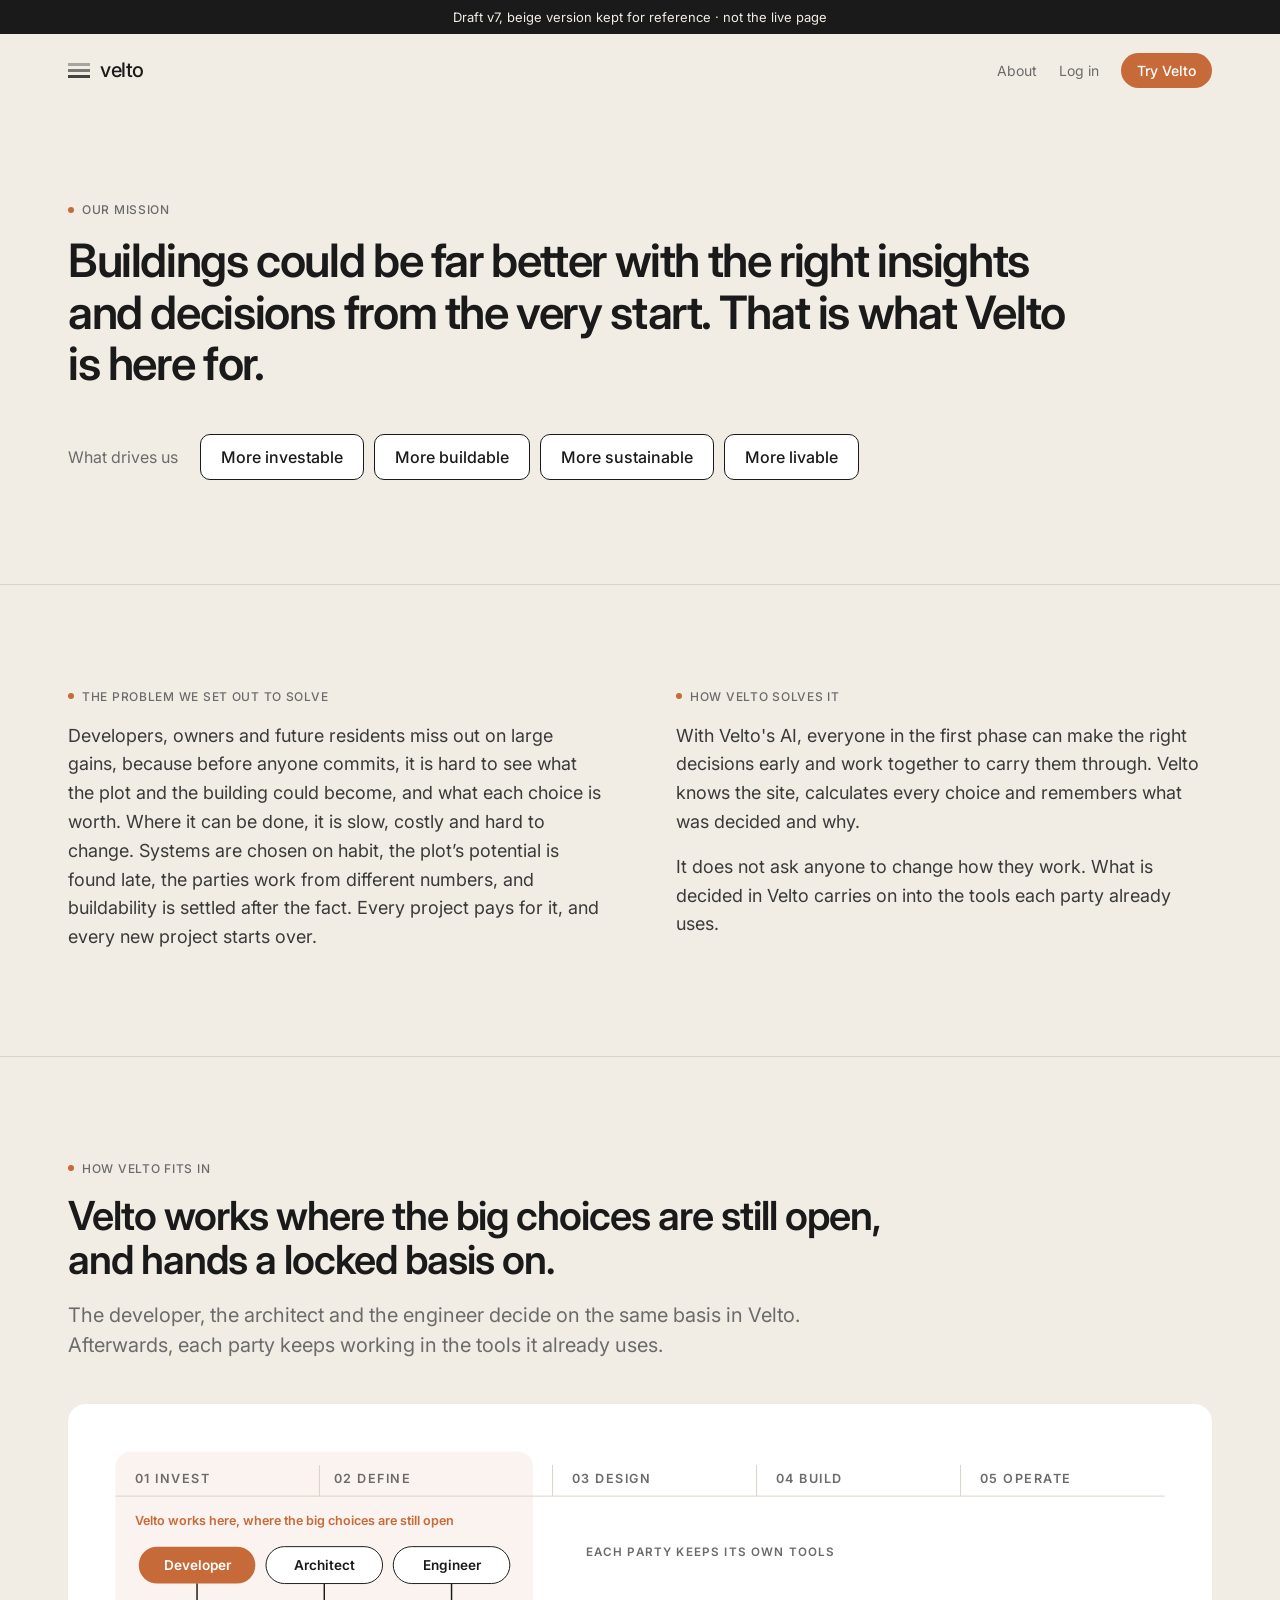
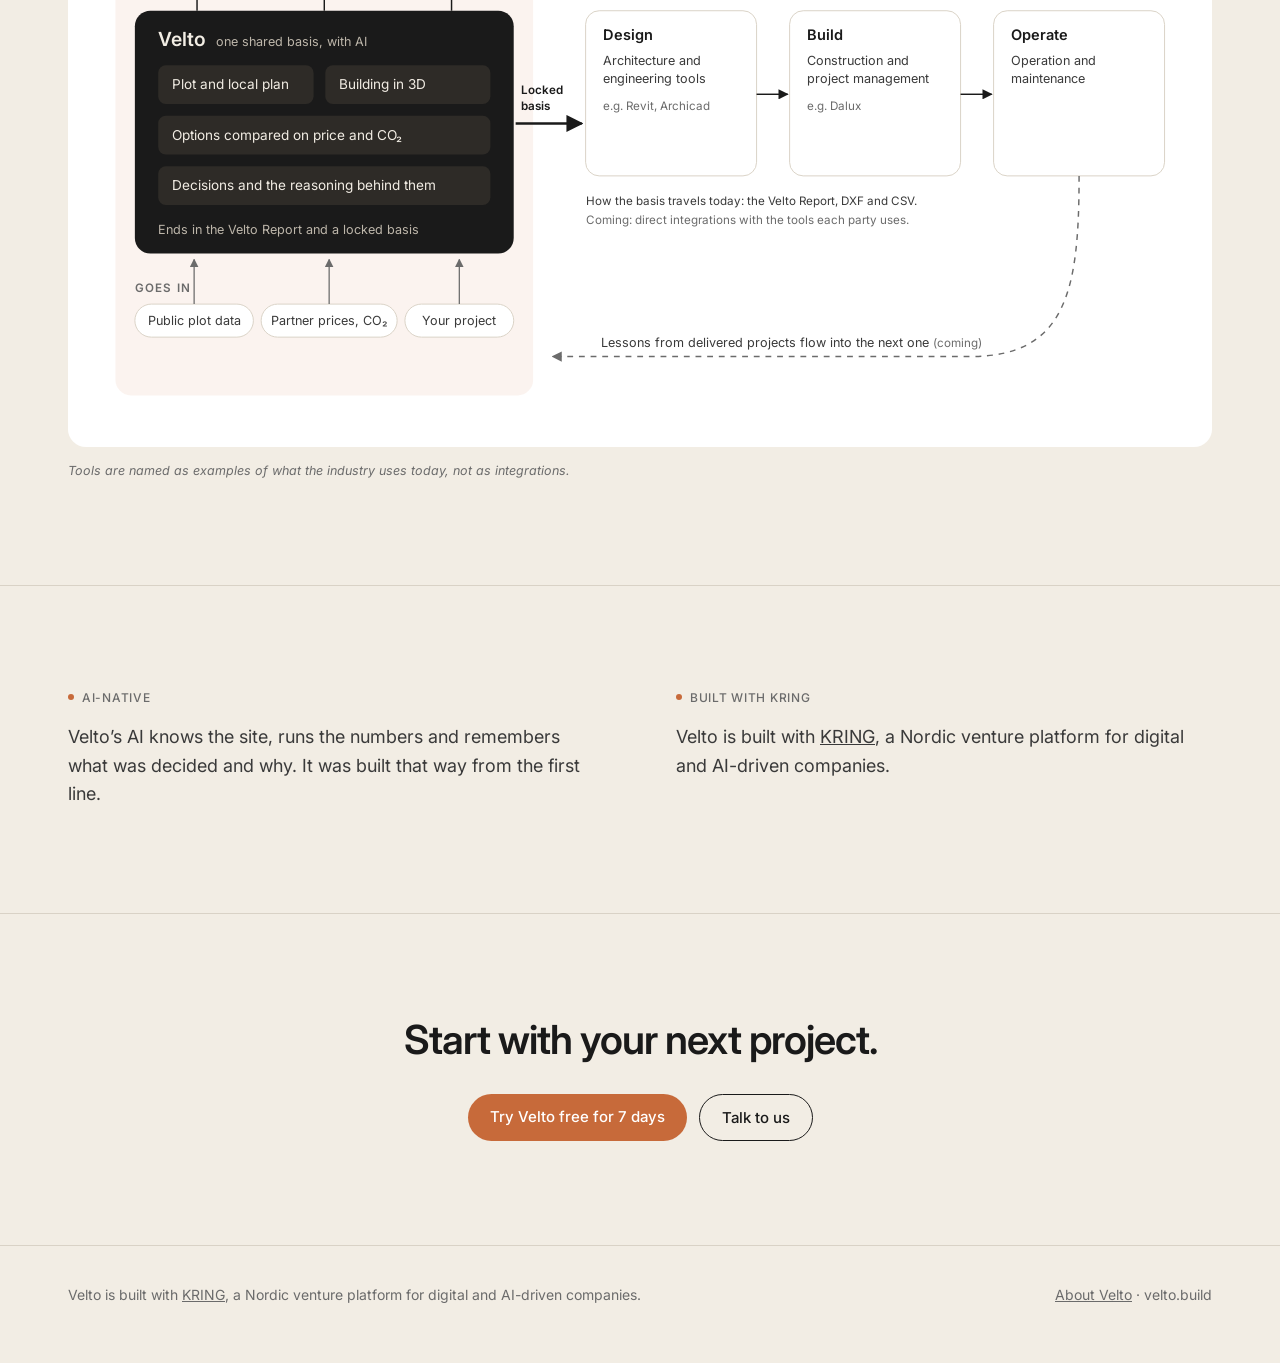
<file: v7-beige/about.html>
<!doctype html><html lang="en"><head><meta charset="utf-8"><meta name="robots" content="noindex,nofollow"><meta name="viewport" content="width=device-width,initial-scale=1"><title>About Velto · draft v6</title>
<link href="https://fonts.googleapis.com/css2?family=Inter:wght@400;500;600&display=swap" rel="stylesheet"><link rel="stylesheet" href="style.css"></head><body>
<div class="draft">Draft v7, beige version kept for reference · not the live page</div>
<nav><div class="w">
 <a class="logo" href="index.html"><span class="bars"><span></span><span></span><span></span></span>velto</a>
 <div class="right"><a href="about.html">About</a><a href="https://app.velto.build/login">Log in</a><a class="btn s" href="https://app.velto.build/signup">Try Velto</a></div>
</div></nav>

<header style="padding:96px 0 104px"><div class="w">
 <div class="eb">Our mission</div>
 <p class="mission">Buildings could be far better with the right insights and decisions from the very start. That is what Velto is here for.</p>
 <div class="drives"><span class="caps">What drives us</span><div><span>More investable</span><span>More buildable</span><span>More sustainable</span><span>More livable</span></div></div>
</div></header>

<section><div class="w two" style="display:grid;grid-template-columns:1fr 1fr;gap:72px">
 <div><div class="eb">The problem we set out to solve</div>
 <p style="font-size:18px">Developers, owners and future residents miss out on large gains, because before anyone commits, it is hard to see what the plot and the building could become, and what each choice is worth. Where it can be done, it is slow, costly and hard to change. Systems are chosen on habit, the plot’s potential is found late, the parties work from different numbers, and buildability is settled after the fact. Every project pays for it, and every new project starts over.</p></div>
 <div><div class="eb">How Velto solves it</div>
 <p style="font-size:18px">With Velto's AI, everyone in the first phase can make the right decisions early and work together to carry them through. Velto knows the site, calculates every choice and remembers what was decided and why.</p>
 <p style="font-size:18px;margin-top:16px">It does not ask anyone to change how they work. What is decided in Velto carries on into the tools each party already uses.</p></div>
</div></section>

<section><div class="w">
 <div class="eb">How Velto fits in</div>
 <h2>Velto works where the big choices are still open, and hands a locked basis on.</h2>
 <p class="lead" style="margin-top:18px">The developer, the architect and the engineer decide on the same basis in Velto. Afterwards, each party keeps working in the tools it already uses.</p>
 <div class="fit" style="margin-top:44px"><svg viewBox="0 0 1120 600" role="img" aria-label="Where Velto sits: in Invest and Define, handing a locked basis to the tools each party already uses in Design, Build and Operate" style="width:100%;height:auto;font-family:Inter,sans-serif">
 <defs>
  <marker id="ah" viewBox="0 0 10 10" refX="9" refY="5" markerWidth="7" markerHeight="7" orient="auto"><path d="M0,0 L10,5 L0,10 z" fill="#1A1A1A"/></marker>
  <marker id="ahm" viewBox="0 0 10 10" refX="9" refY="5" markerWidth="7" markerHeight="7" orient="auto"><path d="M0,0 L10,5 L0,10 z" fill="#6B6B6B"/></marker>
 </defs>
 <!-- phase strip -->
 <rect x="20" y="20" width="430" height="560" rx="16" fill="#C76A3A" fill-opacity=".08"/>
 <g font-size="13" font-weight="600" letter-spacing="1.5" fill="#6B6B6B">
  <text x="40" y="52">01 INVEST</text><text x="245" y="52">02 DEFINE</text>
  <text x="490" y="52">03 DESIGN</text><text x="700" y="52">04 BUILD</text><text x="910" y="52">05 OPERATE</text>
 </g>
 <g stroke="#D9D2C6"><line x1="20" y1="66" x2="1100" y2="66"/><line x1="230" y1="34" x2="230" y2="66"/><line x1="470" y1="34" x2="470" y2="66"/><line x1="680" y1="34" x2="680" y2="66"/><line x1="890" y1="34" x2="890" y2="66"/></g>
 <text x="40" y="96" font-size="13" font-weight="600" fill="#C76A3A">Velto works here, where the big choices are still open</text>

 <!-- parties -->
 <g font-size="14" font-weight="600" text-anchor="middle">
  <rect x="44" y="118" width="120" height="38" rx="19" fill="#C76A3A"/><text x="104" y="142" fill="#fff">Developer</text>
  <rect x="175" y="118" width="120" height="38" rx="19" fill="#fff" stroke="#1A1A1A"/><text x="235" y="142" fill="#1A1A1A">Architect</text>
  <rect x="306" y="118" width="120" height="38" rx="19" fill="#fff" stroke="#1A1A1A"/><text x="366" y="142" fill="#1A1A1A">Engineer</text>
 </g>
 <g stroke="#1A1A1A" stroke-width="1.5"><line x1="104" y1="156" x2="104" y2="184"/><line x1="235" y1="156" x2="235" y2="184"/><line x1="366" y1="156" x2="366" y2="184"/></g>

 <!-- velto block -->
 <rect x="40" y="184" width="390" height="250" rx="16" fill="#1A1A1A"/>
 <text x="64" y="220" font-size="20" font-weight="600" fill="#F2EDE4">Velto</text>
 <text x="124" y="220" font-size="13" fill="#BDB6AA">one shared basis, with AI</text>
 <g font-size="14" fill="#F2EDE4">
  <rect x="64" y="240" width="160" height="40" rx="8" fill="#2E2B27"/><text x="78" y="265">Plot and local plan</text>
  <rect x="236" y="240" width="170" height="40" rx="8" fill="#2E2B27"/><text x="250" y="265">Building in 3D</text>
  <rect x="64" y="292" width="342" height="40" rx="8" fill="#2E2B27"/><text x="78" y="317">Options compared on price and CO₂</text>
  <rect x="64" y="344" width="342" height="40" rx="8" fill="#2E2B27"/><text x="78" y="369">Decisions and the reasoning behind them</text>
 </g>
 <text x="64" y="414" font-size="13" fill="#BDB6AA">Ends in the Velto Report and a locked basis</text>

 <!-- inputs -->
 <text x="40" y="474" font-size="12" font-weight="600" letter-spacing="1.2" fill="#6B6B6B">GOES IN</text>
 <g font-size="13" fill="#3A3A3A">
  <rect x="40" y="486" width="122" height="34" rx="17" fill="#fff" stroke="#D9D2C6"/><text x="101" y="508" text-anchor="middle">Public plot data</text>
  <rect x="170" y="486" width="140" height="34" rx="17" fill="#fff" stroke="#D9D2C6"/><text x="240" y="508" text-anchor="middle">Partner prices, CO₂</text>
  <rect x="318" y="486" width="112" height="34" rx="17" fill="#fff" stroke="#D9D2C6"/><text x="374" y="508" text-anchor="middle">Your project</text>
 </g>
 <g stroke="#6B6B6B" stroke-width="1.3" marker-end="url(#ahm)"><line x1="101" y1="486" x2="101" y2="440"/><line x1="240" y1="486" x2="240" y2="440"/><line x1="374" y1="486" x2="374" y2="440"/></g>

 <!-- handover arrow -->
 <line x1="432" y1="300" x2="500" y2="300" stroke="#1A1A1A" stroke-width="2.5" marker-end="url(#ah)"/>
 <text x="438" y="270" font-size="12" font-weight="600" fill="#1A1A1A">Locked</text><text x="438" y="286" font-size="12" font-weight="600" fill="#1A1A1A">basis</text>

 <!-- existing tools -->
 <text x="504" y="128" font-size="12" font-weight="600" letter-spacing="1.2" fill="#6B6B6B">EACH PARTY KEEPS ITS OWN TOOLS</text>
 <g>
  <rect x="504" y="184" width="176" height="170" rx="14" fill="#fff" stroke="#D9D2C6"/>
  <text x="522" y="214" font-size="15" font-weight="600" fill="#1A1A1A">Design</text>
  <text x="522" y="240" font-size="13" fill="#3A3A3A">Architecture and</text><text x="522" y="258" font-size="13" fill="#3A3A3A">engineering tools</text>
  <text x="522" y="286" font-size="12" fill="#6B6B6B">e.g. Revit, Archicad</text>
  <rect x="714" y="184" width="176" height="170" rx="14" fill="#fff" stroke="#D9D2C6"/>
  <text x="732" y="214" font-size="15" font-weight="600" fill="#1A1A1A">Build</text>
  <text x="732" y="240" font-size="13" fill="#3A3A3A">Construction and</text><text x="732" y="258" font-size="13" fill="#3A3A3A">project management</text>
  <text x="732" y="286" font-size="12" fill="#6B6B6B">e.g. Dalux</text>
  <rect x="924" y="184" width="176" height="170" rx="14" fill="#fff" stroke="#D9D2C6"/>
  <text x="942" y="214" font-size="15" font-weight="600" fill="#1A1A1A">Operate</text>
  <text x="942" y="240" font-size="13" fill="#3A3A3A">Operation and</text><text x="942" y="258" font-size="13" fill="#3A3A3A">maintenance</text>
 </g>
 <g stroke="#1A1A1A" stroke-width="1.5" marker-end="url(#ah)"><line x1="680" y1="270" x2="712" y2="270"/><line x1="890" y1="270" x2="922" y2="270"/></g>
 <g font-size="12" fill="#3A3A3A">
  <text x="504" y="384">How the basis travels today: the Velto Report, DXF and CSV.</text>
  <text x="504" y="404" fill="#6B6B6B">Coming: direct integrations with the tools each party uses.</text>
 </g>

 <!-- feedback loop -->
 <path d="M1012,354 C1012,470 1000,540 900,540 L470,540" fill="none" stroke="#6B6B6B" stroke-width="1.5" stroke-dasharray="6 6" marker-end="url(#ahm)"/>
 <text x="520" y="530" font-size="13" fill="#3A3A3A">Lessons from delivered projects flow into the next one <tspan fill="#6B6B6B" font-size="12">(coming)</tspan></text>
</svg>
</div>
 <p class="note">Tools are named as examples of what the industry uses today, not as integrations.</p>
</div></section>

<section><div class="w two" style="display:grid;grid-template-columns:1fr 1fr;gap:72px">
 <div><div class="eb">AI-native</div><p style="font-size:18px">Velto’s AI knows the site, runs the numbers and remembers what was decided and why. It was built that way from the first line.</p></div>
 <div><div class="eb">Built with KRING</div><p style="font-size:18px">Velto is built with <a href="https://kring.com" style="text-decoration:underline">KRING</a>, a Nordic venture platform for digital and AI-driven companies.</p></div>
</div></section>

<section><div class="w" style="text-align:center">
 <h2 style="margin:0 auto">Start with your next project.</h2>
 <div style="display:flex;gap:12px;flex-wrap:wrap;justify-content:center;margin-top:32px"><a class="btn" href="https://app.velto.build/signup">Try Velto free for 7 days</a><a class="btn o" href="mailto:filip@velto.build?subject=Velto">Talk to us</a></div>
</div></section>
<footer><div class="w" style="display:flex;justify-content:space-between;gap:24px;flex-wrap:wrap">
 <span>Velto is built with <a href="https://kring.com" style="text-decoration:underline">KRING</a>, a Nordic venture platform for digital and AI-driven companies.</span>
 <span><a href="about.html" style="text-decoration:underline">About Velto</a> · velto.build</span>
</div></footer></body></html>
</file>
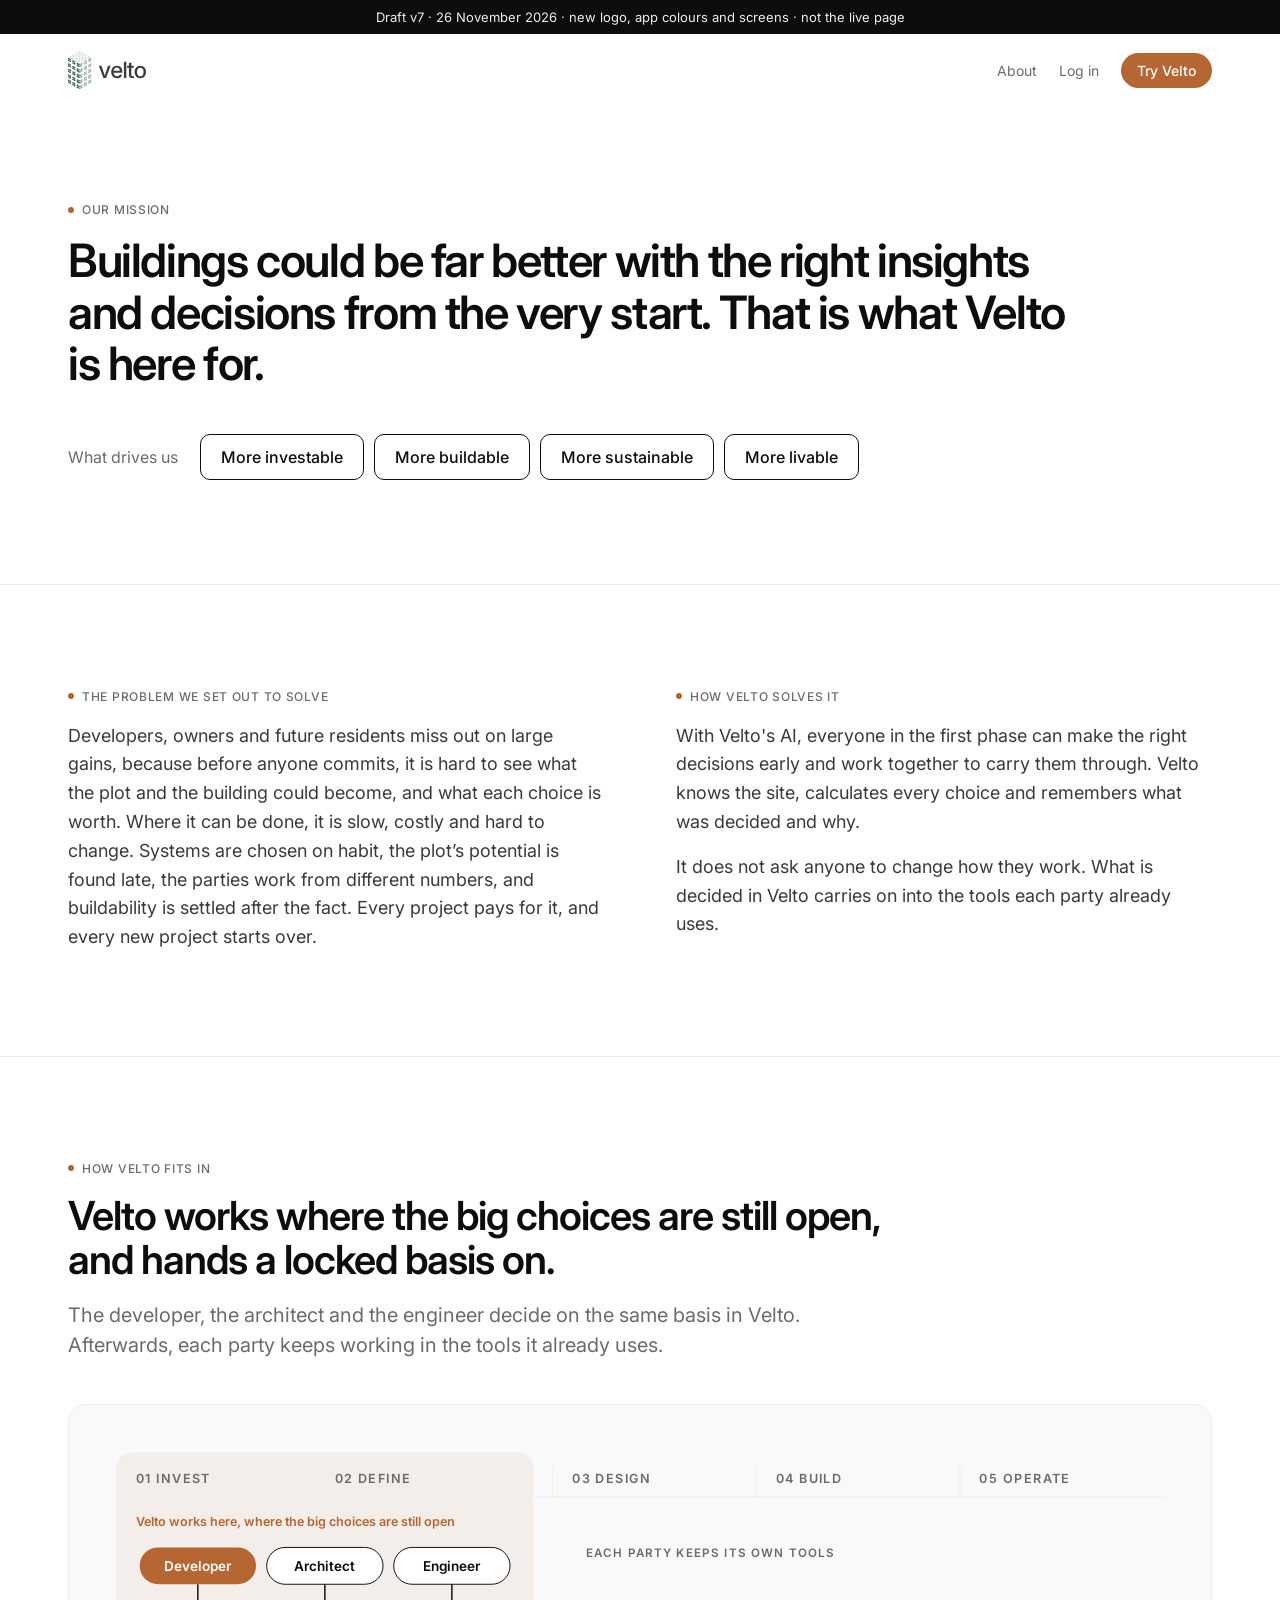
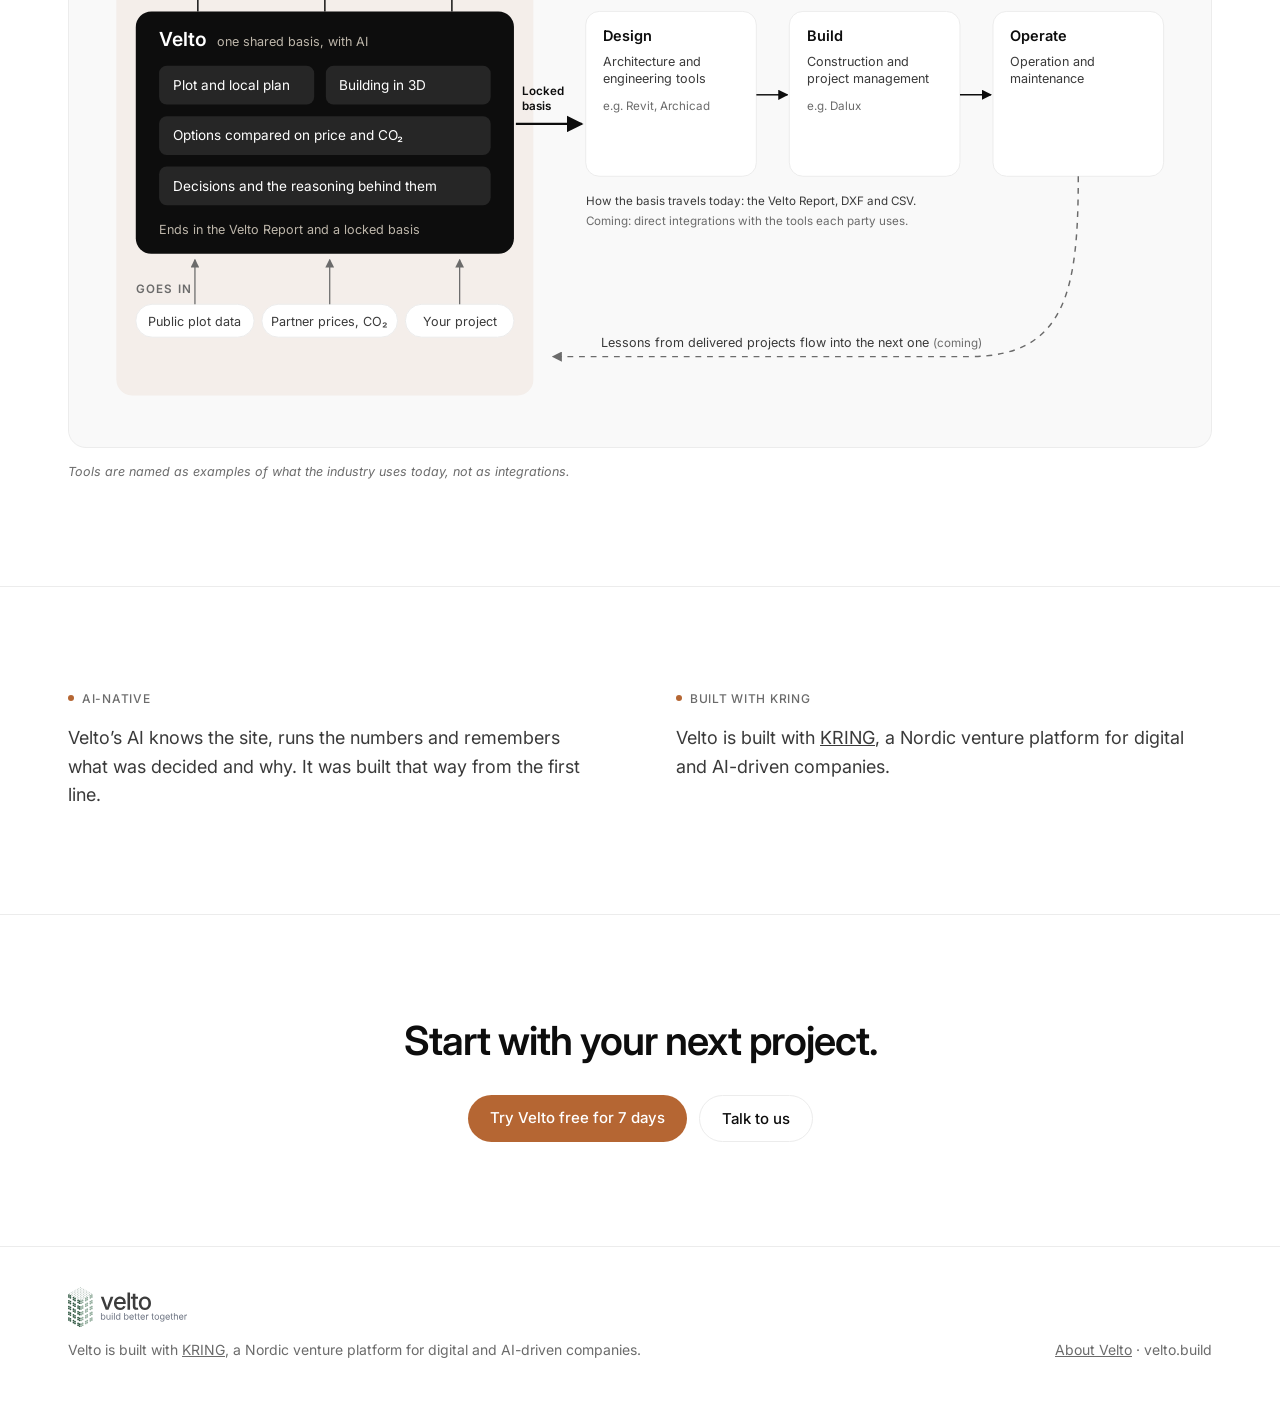
<file: v7/about.html>
<!doctype html><html lang="en"><head><meta charset="utf-8"><meta name="robots" content="noindex,nofollow"><meta name="viewport" content="width=device-width,initial-scale=1"><title>About Velto · draft v6</title>
<link href="https://fonts.googleapis.com/css2?family=Inter:wght@400;500;600&display=swap" rel="stylesheet"><link rel="stylesheet" href="style.css"><link rel="icon" href="img/brand/velto-favicon.svg" type="image/svg+xml"><link rel="alternate icon" href="img/brand/velto-favicon.ico"></head><body>
<div class="draft">Draft v7 · 26 November 2026 · new logo, app colours and screens · not the live page</div>
<nav><div class="w">
 <a class="logo" href="index.html"><img src="img/brand/velto-logo-horizontal-light.svg" alt="velto"></a>
 <div class="right"><a href="about.html">About</a><a href="https://app.velto.build/login">Log in</a><a class="btn s" href="https://app.velto.build/signup">Try Velto</a></div>
</div></nav>

<header style="padding:96px 0 104px"><div class="w">
 <div class="eb">Our mission</div>
 <p class="mission">Buildings could be far better with the right insights and decisions from the very start. That is what Velto is here for.</p>
 <div class="drives"><span class="caps">What drives us</span><div><span>More investable</span><span>More buildable</span><span>More sustainable</span><span>More livable</span></div></div>
</div></header>

<section><div class="w two" style="display:grid;grid-template-columns:1fr 1fr;gap:72px">
 <div><div class="eb">The problem we set out to solve</div>
 <p style="font-size:18px">Developers, owners and future residents miss out on large gains, because before anyone commits, it is hard to see what the plot and the building could become, and what each choice is worth. Where it can be done, it is slow, costly and hard to change. Systems are chosen on habit, the plot’s potential is found late, the parties work from different numbers, and buildability is settled after the fact. Every project pays for it, and every new project starts over.</p></div>
 <div><div class="eb">How Velto solves it</div>
 <p style="font-size:18px">With Velto's AI, everyone in the first phase can make the right decisions early and work together to carry them through. Velto knows the site, calculates every choice and remembers what was decided and why.</p>
 <p style="font-size:18px;margin-top:16px">It does not ask anyone to change how they work. What is decided in Velto carries on into the tools each party already uses.</p></div>
</div></section>

<section><div class="w">
 <div class="eb">How Velto fits in</div>
 <h2>Velto works where the big choices are still open, and hands a locked basis on.</h2>
 <p class="lead" style="margin-top:18px">The developer, the architect and the engineer decide on the same basis in Velto. Afterwards, each party keeps working in the tools it already uses.</p>
 <div class="fit" style="margin-top:44px"><svg viewBox="0 0 1120 600" role="img" aria-label="Where Velto sits: in Invest and Define, handing a locked basis to the tools each party already uses in Design, Build and Operate" style="width:100%;height:auto;font-family:Inter,sans-serif">
 <defs>
  <marker id="ah" viewBox="0 0 10 10" refX="9" refY="5" markerWidth="7" markerHeight="7" orient="auto"><path d="M0,0 L10,5 L0,10 z" fill="#0D0D0D"/></marker>
  <marker id="ahm" viewBox="0 0 10 10" refX="9" refY="5" markerWidth="7" markerHeight="7" orient="auto"><path d="M0,0 L10,5 L0,10 z" fill="#6B6B6B"/></marker>
 </defs>
 <!-- phase strip -->
 <rect x="20" y="20" width="430" height="560" rx="16" fill="#B56633" fill-opacity=".08"/>
 <g font-size="13" font-weight="600" letter-spacing="1.5" fill="#6B6B6B">
  <text x="40" y="52">01 INVEST</text><text x="245" y="52">02 DEFINE</text>
  <text x="490" y="52">03 DESIGN</text><text x="700" y="52">04 BUILD</text><text x="910" y="52">05 OPERATE</text>
 </g>
 <g stroke="#ECECEC"><line x1="20" y1="66" x2="1100" y2="66"/><line x1="230" y1="34" x2="230" y2="66"/><line x1="470" y1="34" x2="470" y2="66"/><line x1="680" y1="34" x2="680" y2="66"/><line x1="890" y1="34" x2="890" y2="66"/></g>
 <text x="40" y="96" font-size="13" font-weight="600" fill="#B56633">Velto works here, where the big choices are still open</text>

 <!-- parties -->
 <g font-size="14" font-weight="600" text-anchor="middle">
  <rect x="44" y="118" width="120" height="38" rx="19" fill="#B56633"/><text x="104" y="142" fill="#fff">Developer</text>
  <rect x="175" y="118" width="120" height="38" rx="19" fill="#fff" stroke="#0D0D0D"/><text x="235" y="142" fill="#0D0D0D">Architect</text>
  <rect x="306" y="118" width="120" height="38" rx="19" fill="#fff" stroke="#0D0D0D"/><text x="366" y="142" fill="#0D0D0D">Engineer</text>
 </g>
 <g stroke="#0D0D0D" stroke-width="1.5"><line x1="104" y1="156" x2="104" y2="184"/><line x1="235" y1="156" x2="235" y2="184"/><line x1="366" y1="156" x2="366" y2="184"/></g>

 <!-- velto block -->
 <rect x="40" y="184" width="390" height="250" rx="16" fill="#0D0D0D"/>
 <text x="64" y="220" font-size="20" font-weight="600" fill="#FFFFFF">Velto</text>
 <text x="124" y="220" font-size="13" fill="#BDB6AA">one shared basis, with AI</text>
 <g font-size="14" fill="#FFFFFF">
  <rect x="64" y="240" width="160" height="40" rx="8" fill="#262626"/><text x="78" y="265">Plot and local plan</text>
  <rect x="236" y="240" width="170" height="40" rx="8" fill="#262626"/><text x="250" y="265">Building in 3D</text>
  <rect x="64" y="292" width="342" height="40" rx="8" fill="#262626"/><text x="78" y="317">Options compared on price and CO₂</text>
  <rect x="64" y="344" width="342" height="40" rx="8" fill="#262626"/><text x="78" y="369">Decisions and the reasoning behind them</text>
 </g>
 <text x="64" y="414" font-size="13" fill="#BDB6AA">Ends in the Velto Report and a locked basis</text>

 <!-- inputs -->
 <text x="40" y="474" font-size="12" font-weight="600" letter-spacing="1.2" fill="#6B6B6B">GOES IN</text>
 <g font-size="13" fill="#3A3A3A">
  <rect x="40" y="486" width="122" height="34" rx="17" fill="#fff" stroke="#ECECEC"/><text x="101" y="508" text-anchor="middle">Public plot data</text>
  <rect x="170" y="486" width="140" height="34" rx="17" fill="#fff" stroke="#ECECEC"/><text x="240" y="508" text-anchor="middle">Partner prices, CO₂</text>
  <rect x="318" y="486" width="112" height="34" rx="17" fill="#fff" stroke="#ECECEC"/><text x="374" y="508" text-anchor="middle">Your project</text>
 </g>
 <g stroke="#6B6B6B" stroke-width="1.3" marker-end="url(#ahm)"><line x1="101" y1="486" x2="101" y2="440"/><line x1="240" y1="486" x2="240" y2="440"/><line x1="374" y1="486" x2="374" y2="440"/></g>

 <!-- handover arrow -->
 <line x1="432" y1="300" x2="500" y2="300" stroke="#0D0D0D" stroke-width="2.5" marker-end="url(#ah)"/>
 <text x="438" y="270" font-size="12" font-weight="600" fill="#0D0D0D">Locked</text><text x="438" y="286" font-size="12" font-weight="600" fill="#0D0D0D">basis</text>

 <!-- existing tools -->
 <text x="504" y="128" font-size="12" font-weight="600" letter-spacing="1.2" fill="#6B6B6B">EACH PARTY KEEPS ITS OWN TOOLS</text>
 <g>
  <rect x="504" y="184" width="176" height="170" rx="14" fill="#fff" stroke="#ECECEC"/>
  <text x="522" y="214" font-size="15" font-weight="600" fill="#0D0D0D">Design</text>
  <text x="522" y="240" font-size="13" fill="#3A3A3A">Architecture and</text><text x="522" y="258" font-size="13" fill="#3A3A3A">engineering tools</text>
  <text x="522" y="286" font-size="12" fill="#6B6B6B">e.g. Revit, Archicad</text>
  <rect x="714" y="184" width="176" height="170" rx="14" fill="#fff" stroke="#ECECEC"/>
  <text x="732" y="214" font-size="15" font-weight="600" fill="#0D0D0D">Build</text>
  <text x="732" y="240" font-size="13" fill="#3A3A3A">Construction and</text><text x="732" y="258" font-size="13" fill="#3A3A3A">project management</text>
  <text x="732" y="286" font-size="12" fill="#6B6B6B">e.g. Dalux</text>
  <rect x="924" y="184" width="176" height="170" rx="14" fill="#fff" stroke="#ECECEC"/>
  <text x="942" y="214" font-size="15" font-weight="600" fill="#0D0D0D">Operate</text>
  <text x="942" y="240" font-size="13" fill="#3A3A3A">Operation and</text><text x="942" y="258" font-size="13" fill="#3A3A3A">maintenance</text>
 </g>
 <g stroke="#0D0D0D" stroke-width="1.5" marker-end="url(#ah)"><line x1="680" y1="270" x2="712" y2="270"/><line x1="890" y1="270" x2="922" y2="270"/></g>
 <g font-size="12" fill="#3A3A3A">
  <text x="504" y="384">How the basis travels today: the Velto Report, DXF and CSV.</text>
  <text x="504" y="404" fill="#6B6B6B">Coming: direct integrations with the tools each party uses.</text>
 </g>

 <!-- feedback loop -->
 <path d="M1012,354 C1012,470 1000,540 900,540 L470,540" fill="none" stroke="#6B6B6B" stroke-width="1.5" stroke-dasharray="6 6" marker-end="url(#ahm)"/>
 <text x="520" y="530" font-size="13" fill="#3A3A3A">Lessons from delivered projects flow into the next one <tspan fill="#6B6B6B" font-size="12">(coming)</tspan></text>
</svg>
</div>
 <p class="note">Tools are named as examples of what the industry uses today, not as integrations.</p>
</div></section>

<section><div class="w two" style="display:grid;grid-template-columns:1fr 1fr;gap:72px">
 <div><div class="eb">AI-native</div><p style="font-size:18px">Velto’s AI knows the site, runs the numbers and remembers what was decided and why. It was built that way from the first line.</p></div>
 <div><div class="eb">Built with KRING</div><p style="font-size:18px">Velto is built with <a href="https://kring.com" style="text-decoration:underline">KRING</a>, a Nordic venture platform for digital and AI-driven companies.</p></div>
</div></section>

<section><div class="w" style="text-align:center">
 <h2 style="margin:0 auto">Start with your next project.</h2>
 <div style="display:flex;gap:12px;flex-wrap:wrap;justify-content:center;margin-top:32px"><a class="btn" href="https://app.velto.build/signup">Try Velto free for 7 days</a><a class="btn o" href="mailto:filip@velto.build?subject=Velto">Talk to us</a></div>
</div></section>
<footer><div class="w" style="display:flex;justify-content:space-between;align-items:flex-end;gap:24px;flex-wrap:wrap">
 <div><img class="flogo" src="img/brand/velto-lockup-horizontal-light.svg" alt="velto, build better together">
 <span>Velto is built with <a href="https://kring.com" style="text-decoration:underline">KRING</a>, a Nordic venture platform for digital and AI-driven companies.</span></div>
 <span><a href="about.html" style="text-decoration:underline">About Velto</a> · velto.build</span>
</div></footer></body></html>
</file>
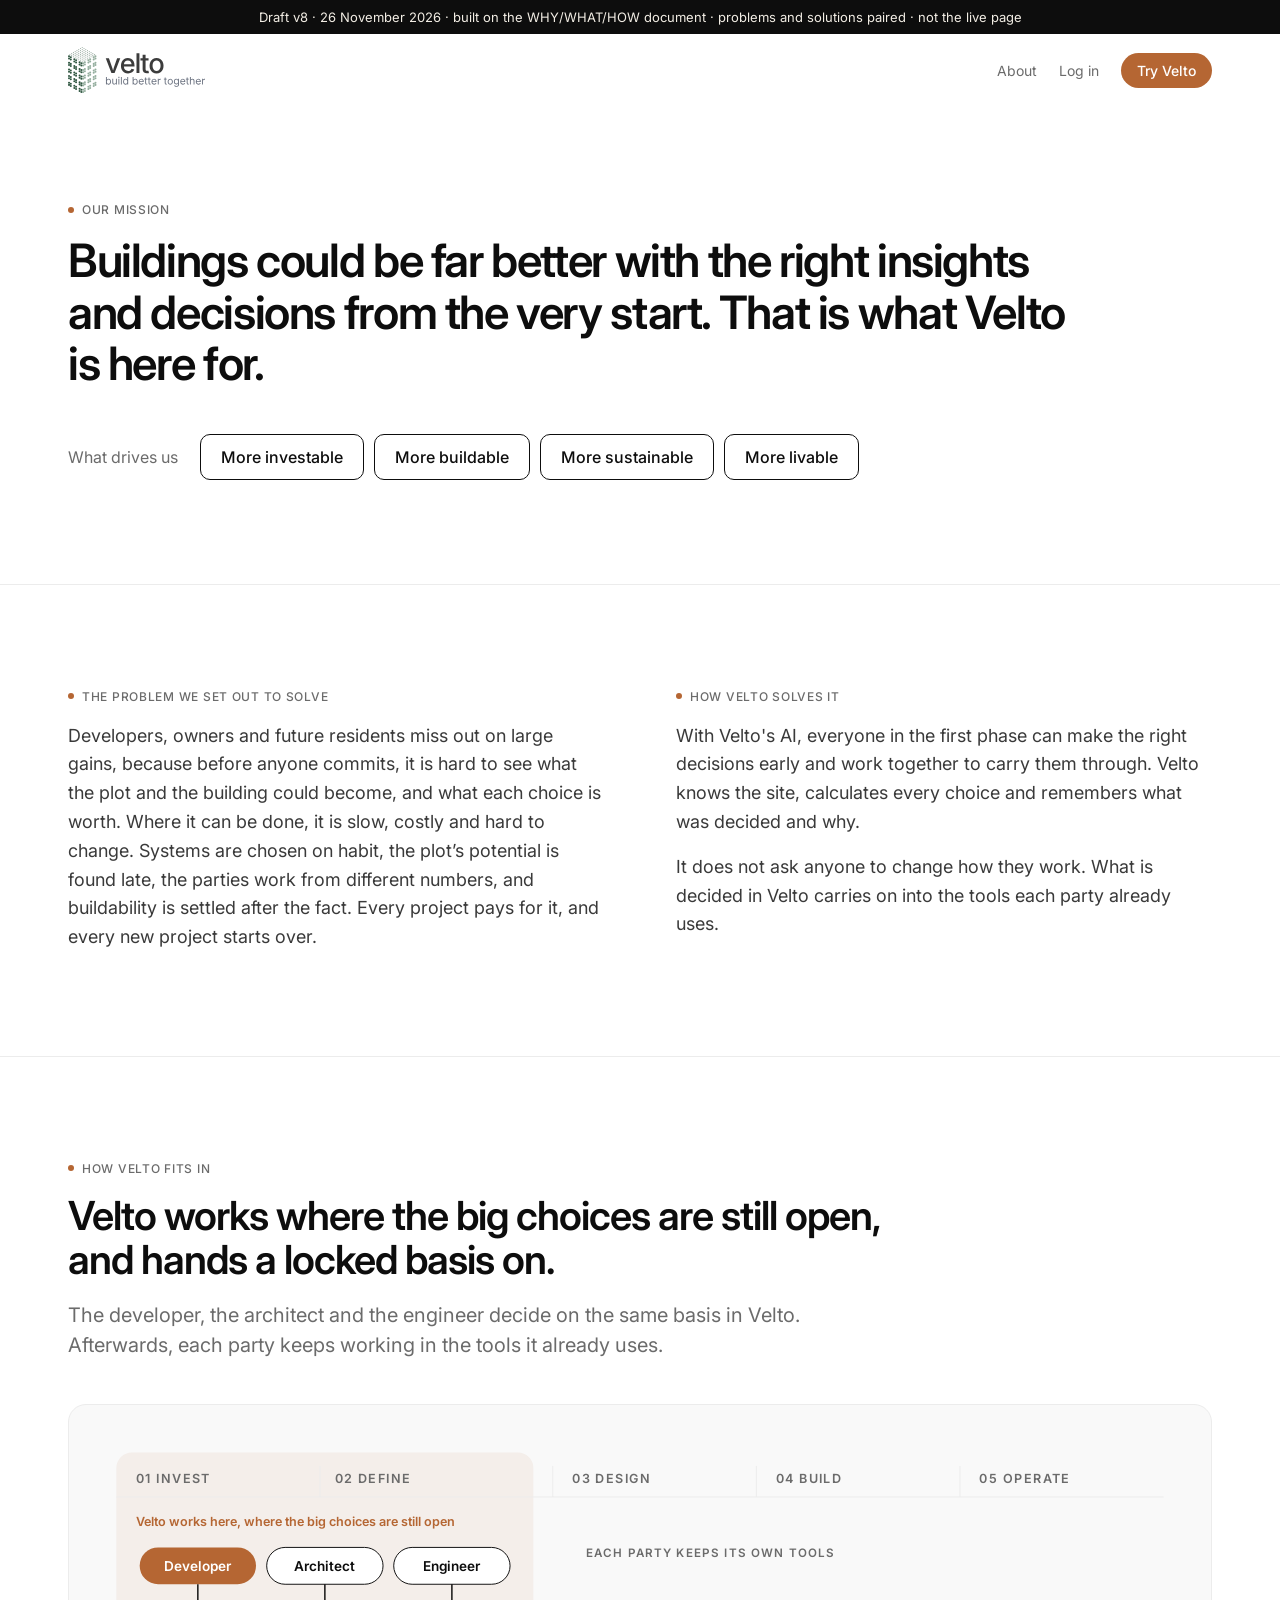
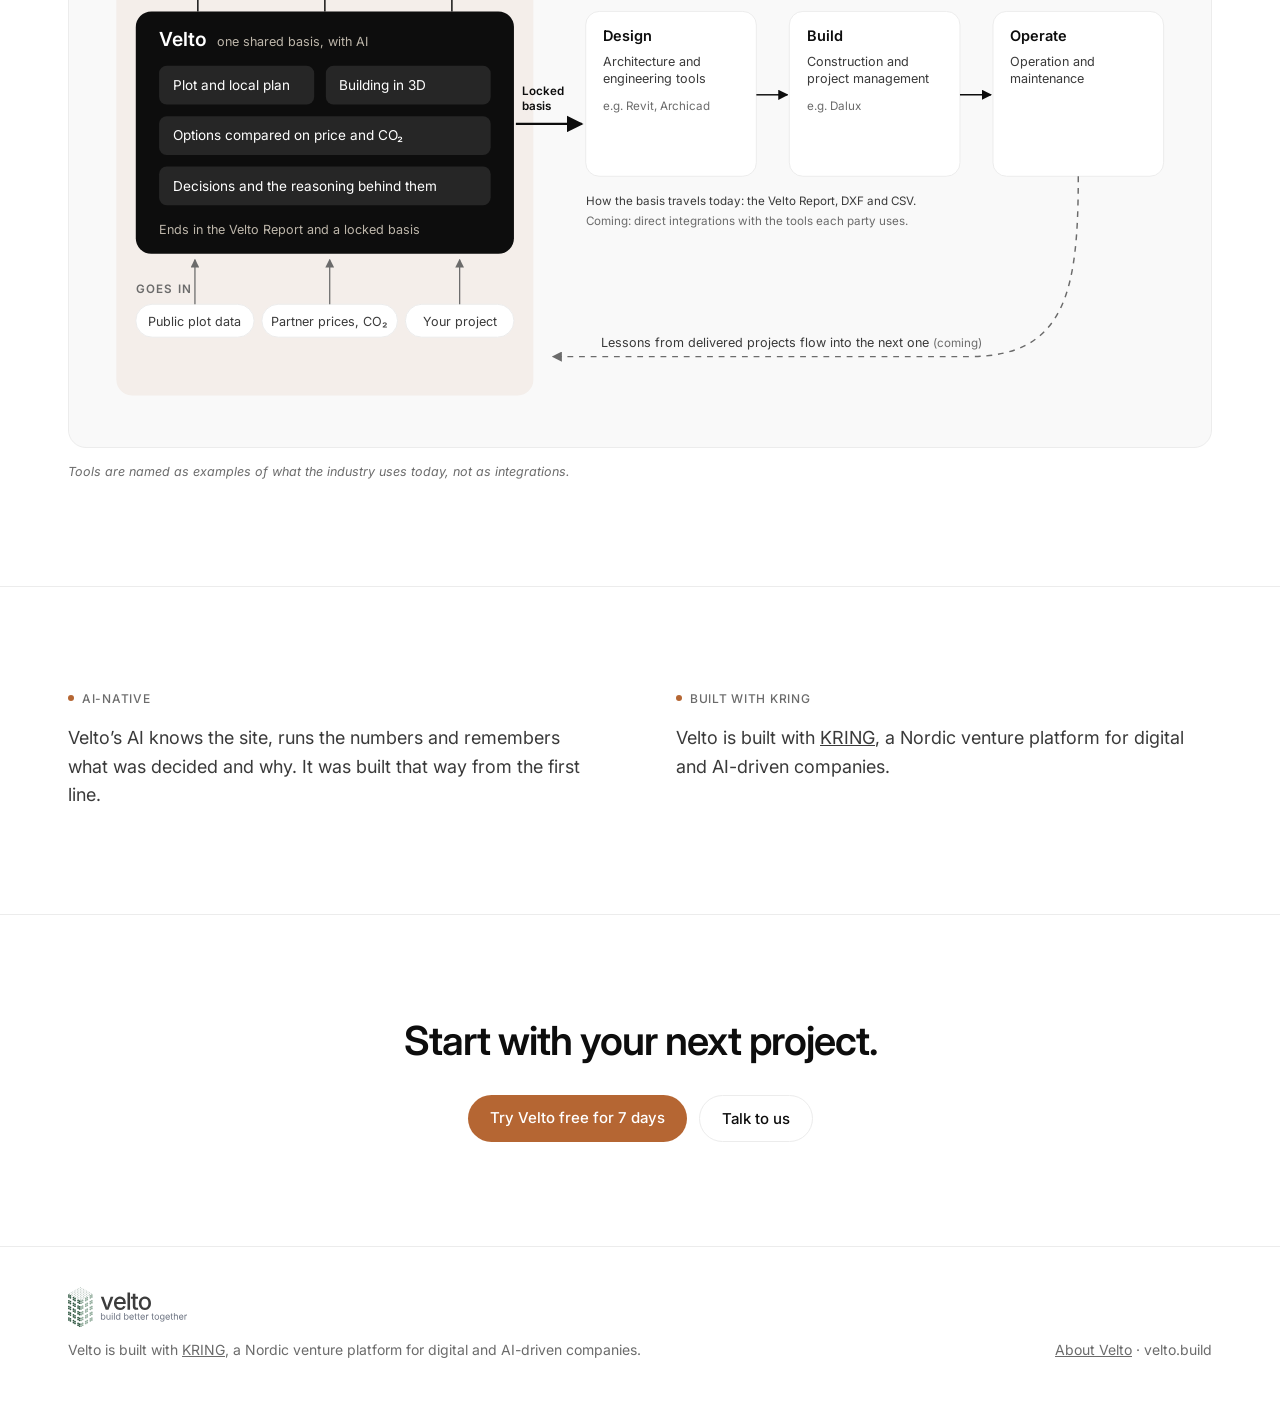
<file: v8/about.html>
<!doctype html><html lang="en"><head><meta charset="utf-8"><meta name="robots" content="noindex,nofollow"><meta name="viewport" content="width=device-width,initial-scale=1"><title>About Velto · draft v6</title>
<link href="https://fonts.googleapis.com/css2?family=Inter:wght@400;500;600&display=swap" rel="stylesheet"><link rel="stylesheet" href="style.css"><link rel="icon" href="img/brand/velto-favicon.svg" type="image/svg+xml"><link rel="alternate icon" href="img/brand/velto-favicon.ico"></head><body>
<div class="draft">Draft v8 · 26 November 2026 · built on the WHY/WHAT/HOW document · problems and solutions paired · not the live page</div>
<nav><div class="w">
 <a class="logo" href="index.html"><img src="img/brand/velto-lockup-horizontal-light.svg" alt="velto, build better together"></a>
 <div class="right"><a href="about.html">About</a><a href="https://app.velto.build/login">Log in</a><a class="btn s" href="https://app.velto.build/signup">Try Velto</a></div>
</div></nav>

<header style="padding:96px 0 104px"><div class="w">
 <div class="eb">Our mission</div>
 <p class="mission">Buildings could be far better with the right insights and decisions from the very start. That is what Velto is here for.</p>
 <div class="drives"><span class="caps">What drives us</span><div><span>More investable</span><span>More buildable</span><span>More sustainable</span><span>More livable</span></div></div>
</div></header>

<section><div class="w two" style="display:grid;grid-template-columns:1fr 1fr;gap:72px">
 <div><div class="eb">The problem we set out to solve</div>
 <p style="font-size:18px">Developers, owners and future residents miss out on large gains, because before anyone commits, it is hard to see what the plot and the building could become, and what each choice is worth. Where it can be done, it is slow, costly and hard to change. Systems are chosen on habit, the plot’s potential is found late, the parties work from different numbers, and buildability is settled after the fact. Every project pays for it, and every new project starts over.</p></div>
 <div><div class="eb">How Velto solves it</div>
 <p style="font-size:18px">With Velto's AI, everyone in the first phase can make the right decisions early and work together to carry them through. Velto knows the site, calculates every choice and remembers what was decided and why.</p>
 <p style="font-size:18px;margin-top:16px">It does not ask anyone to change how they work. What is decided in Velto carries on into the tools each party already uses.</p></div>
</div></section>

<section><div class="w">
 <div class="eb">How Velto fits in</div>
 <h2>Velto works where the big choices are still open, and hands a locked basis on.</h2>
 <p class="lead" style="margin-top:18px">The developer, the architect and the engineer decide on the same basis in Velto. Afterwards, each party keeps working in the tools it already uses.</p>
 <div class="fit" style="margin-top:44px"><svg viewBox="0 0 1120 600" role="img" aria-label="Where Velto sits: in Invest and Define, handing a locked basis to the tools each party already uses in Design, Build and Operate" style="width:100%;height:auto;font-family:Inter,sans-serif">
 <defs>
  <marker id="ah" viewBox="0 0 10 10" refX="9" refY="5" markerWidth="7" markerHeight="7" orient="auto"><path d="M0,0 L10,5 L0,10 z" fill="#0D0D0D"/></marker>
  <marker id="ahm" viewBox="0 0 10 10" refX="9" refY="5" markerWidth="7" markerHeight="7" orient="auto"><path d="M0,0 L10,5 L0,10 z" fill="#6B6B6B"/></marker>
 </defs>
 <!-- phase strip -->
 <rect x="20" y="20" width="430" height="560" rx="16" fill="#B56633" fill-opacity=".08"/>
 <g font-size="13" font-weight="600" letter-spacing="1.5" fill="#6B6B6B">
  <text x="40" y="52">01 INVEST</text><text x="245" y="52">02 DEFINE</text>
  <text x="490" y="52">03 DESIGN</text><text x="700" y="52">04 BUILD</text><text x="910" y="52">05 OPERATE</text>
 </g>
 <g stroke="#ECECEC"><line x1="20" y1="66" x2="1100" y2="66"/><line x1="230" y1="34" x2="230" y2="66"/><line x1="470" y1="34" x2="470" y2="66"/><line x1="680" y1="34" x2="680" y2="66"/><line x1="890" y1="34" x2="890" y2="66"/></g>
 <text x="40" y="96" font-size="13" font-weight="600" fill="#B56633">Velto works here, where the big choices are still open</text>

 <!-- parties -->
 <g font-size="14" font-weight="600" text-anchor="middle">
  <rect x="44" y="118" width="120" height="38" rx="19" fill="#B56633"/><text x="104" y="142" fill="#fff">Developer</text>
  <rect x="175" y="118" width="120" height="38" rx="19" fill="#fff" stroke="#0D0D0D"/><text x="235" y="142" fill="#0D0D0D">Architect</text>
  <rect x="306" y="118" width="120" height="38" rx="19" fill="#fff" stroke="#0D0D0D"/><text x="366" y="142" fill="#0D0D0D">Engineer</text>
 </g>
 <g stroke="#0D0D0D" stroke-width="1.5"><line x1="104" y1="156" x2="104" y2="184"/><line x1="235" y1="156" x2="235" y2="184"/><line x1="366" y1="156" x2="366" y2="184"/></g>

 <!-- velto block -->
 <rect x="40" y="184" width="390" height="250" rx="16" fill="#0D0D0D"/>
 <text x="64" y="220" font-size="20" font-weight="600" fill="#FFFFFF">Velto</text>
 <text x="124" y="220" font-size="13" fill="#BDB6AA">one shared basis, with AI</text>
 <g font-size="14" fill="#FFFFFF">
  <rect x="64" y="240" width="160" height="40" rx="8" fill="#262626"/><text x="78" y="265">Plot and local plan</text>
  <rect x="236" y="240" width="170" height="40" rx="8" fill="#262626"/><text x="250" y="265">Building in 3D</text>
  <rect x="64" y="292" width="342" height="40" rx="8" fill="#262626"/><text x="78" y="317">Options compared on price and CO₂</text>
  <rect x="64" y="344" width="342" height="40" rx="8" fill="#262626"/><text x="78" y="369">Decisions and the reasoning behind them</text>
 </g>
 <text x="64" y="414" font-size="13" fill="#BDB6AA">Ends in the Velto Report and a locked basis</text>

 <!-- inputs -->
 <text x="40" y="474" font-size="12" font-weight="600" letter-spacing="1.2" fill="#6B6B6B">GOES IN</text>
 <g font-size="13" fill="#3A3A3A">
  <rect x="40" y="486" width="122" height="34" rx="17" fill="#fff" stroke="#ECECEC"/><text x="101" y="508" text-anchor="middle">Public plot data</text>
  <rect x="170" y="486" width="140" height="34" rx="17" fill="#fff" stroke="#ECECEC"/><text x="240" y="508" text-anchor="middle">Partner prices, CO₂</text>
  <rect x="318" y="486" width="112" height="34" rx="17" fill="#fff" stroke="#ECECEC"/><text x="374" y="508" text-anchor="middle">Your project</text>
 </g>
 <g stroke="#6B6B6B" stroke-width="1.3" marker-end="url(#ahm)"><line x1="101" y1="486" x2="101" y2="440"/><line x1="240" y1="486" x2="240" y2="440"/><line x1="374" y1="486" x2="374" y2="440"/></g>

 <!-- handover arrow -->
 <line x1="432" y1="300" x2="500" y2="300" stroke="#0D0D0D" stroke-width="2.5" marker-end="url(#ah)"/>
 <text x="438" y="270" font-size="12" font-weight="600" fill="#0D0D0D">Locked</text><text x="438" y="286" font-size="12" font-weight="600" fill="#0D0D0D">basis</text>

 <!-- existing tools -->
 <text x="504" y="128" font-size="12" font-weight="600" letter-spacing="1.2" fill="#6B6B6B">EACH PARTY KEEPS ITS OWN TOOLS</text>
 <g>
  <rect x="504" y="184" width="176" height="170" rx="14" fill="#fff" stroke="#ECECEC"/>
  <text x="522" y="214" font-size="15" font-weight="600" fill="#0D0D0D">Design</text>
  <text x="522" y="240" font-size="13" fill="#3A3A3A">Architecture and</text><text x="522" y="258" font-size="13" fill="#3A3A3A">engineering tools</text>
  <text x="522" y="286" font-size="12" fill="#6B6B6B">e.g. Revit, Archicad</text>
  <rect x="714" y="184" width="176" height="170" rx="14" fill="#fff" stroke="#ECECEC"/>
  <text x="732" y="214" font-size="15" font-weight="600" fill="#0D0D0D">Build</text>
  <text x="732" y="240" font-size="13" fill="#3A3A3A">Construction and</text><text x="732" y="258" font-size="13" fill="#3A3A3A">project management</text>
  <text x="732" y="286" font-size="12" fill="#6B6B6B">e.g. Dalux</text>
  <rect x="924" y="184" width="176" height="170" rx="14" fill="#fff" stroke="#ECECEC"/>
  <text x="942" y="214" font-size="15" font-weight="600" fill="#0D0D0D">Operate</text>
  <text x="942" y="240" font-size="13" fill="#3A3A3A">Operation and</text><text x="942" y="258" font-size="13" fill="#3A3A3A">maintenance</text>
 </g>
 <g stroke="#0D0D0D" stroke-width="1.5" marker-end="url(#ah)"><line x1="680" y1="270" x2="712" y2="270"/><line x1="890" y1="270" x2="922" y2="270"/></g>
 <g font-size="12" fill="#3A3A3A">
  <text x="504" y="384">How the basis travels today: the Velto Report, DXF and CSV.</text>
  <text x="504" y="404" fill="#6B6B6B">Coming: direct integrations with the tools each party uses.</text>
 </g>

 <!-- feedback loop -->
 <path d="M1012,354 C1012,470 1000,540 900,540 L470,540" fill="none" stroke="#6B6B6B" stroke-width="1.5" stroke-dasharray="6 6" marker-end="url(#ahm)"/>
 <text x="520" y="530" font-size="13" fill="#3A3A3A">Lessons from delivered projects flow into the next one <tspan fill="#6B6B6B" font-size="12">(coming)</tspan></text>
</svg>
</div>
 <p class="note">Tools are named as examples of what the industry uses today, not as integrations.</p>
</div></section>

<section><div class="w two" style="display:grid;grid-template-columns:1fr 1fr;gap:72px">
 <div><div class="eb">AI-native</div><p style="font-size:18px">Velto’s AI knows the site, runs the numbers and remembers what was decided and why. It was built that way from the first line.</p></div>
 <div><div class="eb">Built with KRING</div><p style="font-size:18px">Velto is built with <a href="https://kring.com" style="text-decoration:underline">KRING</a>, a Nordic venture platform for digital and AI-driven companies.</p></div>
</div></section>

<section><div class="w" style="text-align:center">
 <h2 style="margin:0 auto">Start with your next project.</h2>
 <div style="display:flex;gap:12px;flex-wrap:wrap;justify-content:center;margin-top:32px"><a class="btn" href="https://app.velto.build/signup">Try Velto free for 7 days</a><a class="btn o" href="mailto:filip@velto.build?subject=Velto">Talk to us</a></div>
</div></section>
<footer><div class="w" style="display:flex;justify-content:space-between;align-items:flex-end;gap:24px;flex-wrap:wrap">
 <div><img class="flogo" src="img/brand/velto-lockup-horizontal-light.svg" alt="velto, build better together">
 <span>Velto is built with <a href="https://kring.com" style="text-decoration:underline">KRING</a>, a Nordic venture platform for digital and AI-driven companies.</span></div>
 <span><a href="about.html" style="text-decoration:underline">About Velto</a> · velto.build</span>
</div></footer></body></html>
</file>
<file: v6/style.css>
:root{--bg:#F2EDE4;--ink:#1A1A1A;--body:#3A3A3A;--muted:#6B6B6B;--ochre:#C76A3A;--line:#D9D2C6;--soft:#EAE3D7}
*{box-sizing:border-box;margin:0;padding:0} body{font-family:Inter,sans-serif;background:var(--bg);color:var(--ink);-webkit-font-smoothing:antialiased}
a{color:inherit;text-decoration:none} img{display:block;max-width:100%}
.draft{background:#1A1A1A;color:#F2EDE4;font-size:13px;text-align:center;padding:9px}
.w{max-width:1240px;margin:0 auto;padding:0 48px}
nav .w{display:flex;align-items:center;justify-content:space-between;height:72px}
.logo{display:flex;align-items:center;gap:10px;font-size:20px;font-weight:500;letter-spacing:-.02em}
.bars{display:flex;flex-direction:column;gap:3px} .bars span{display:block;width:22px;height:3px;background:var(--ink)}
.bars span:nth-child(1){opacity:.35}.bars span:nth-child(2){opacity:.55}.bars span:nth-child(3){opacity:.8}
.right{display:flex;gap:22px;align-items:center;font-size:14px;color:var(--muted)}
.btn{display:inline-block;background:var(--ochre);color:#fff;font-weight:500;font-size:15px;padding:13px 22px;border-radius:999px}
.btn.o{background:transparent;color:var(--ink);border:1px solid var(--ink)} .btn.s{padding:9px 16px;font-size:14px}
.eb{font-size:12px;color:var(--muted);display:flex;gap:8px;align-items:center;font-weight:500;letter-spacing:.06em;text-transform:uppercase;margin-bottom:18px} .eb:before{content:"";width:6px;height:6px;border-radius:50%;background:var(--ochre)}
h1{font-size:58px;font-weight:600;letter-spacing:-.035em;line-height:1.04}
h2{font-size:40px;font-weight:600;letter-spacing:-.025em;line-height:1.1;max-width:860px}
h3{font-size:19px;font-weight:600;letter-spacing:-.01em;margin-bottom:8px}
.lead{font-size:20px;line-height:1.5;color:var(--muted);max-width:760px}
p{font-size:16px;line-height:1.6;color:var(--body)}
section{padding:104px 0;border-top:1px solid var(--line)}
.card{background:#fff;border-radius:14px;padding:28px}
.frame{background:#fff;border-radius:14px;padding:10px;box-shadow:0 30px 60px -30px rgba(26,26,26,.35)}
.frame .dots{display:flex;gap:6px;padding:4px 6px 10px} .frame .dots i{width:9px;height:9px;border-radius:50%;background:var(--line)}
.frame img{border-radius:8px}
.chips{display:flex;flex-wrap:wrap;gap:8px;margin:30px 0 34px} .chips span{font-size:14px;padding:8px 14px;border:1px solid var(--line);border-radius:999px;background:rgba(255,255,255,.5)}
.g5{display:grid;grid-template-columns:repeat(5,1fr);gap:14px;margin-top:48px}
.g5 .card{padding:24px} .g5 .n{font-size:13px;color:var(--ochre);font-weight:600;margin-bottom:28px}
.g5 p{font-size:14.5px}
.box{background:#fff;border-radius:18px;padding:56px;display:grid;grid-template-columns:1fr 1.05fr;gap:56px;align-items:center}
.box p{font-size:18px;line-height:1.6}
blockquote{font-size:26px;line-height:1.38;letter-spacing:-.015em;font-weight:500}
.cite{font-size:14px;color:var(--muted);margin-top:16px}
.figs{display:grid;grid-template-columns:1fr 1fr;gap:14px}
.figs b{display:block;font-size:40px;font-weight:600;letter-spacing:-.03em;margin-bottom:6px}
.figs p{font-size:14.5px}
.step{display:grid;grid-template-columns:.8fr 1.4fr;gap:56px;align-items:center;margin-top:64px}
.step .k{font-size:13px;font-weight:600;color:var(--ochre);margin-bottom:10px}
.step h3{font-size:28px;letter-spacing:-.02em}
.tag{display:inline-block;font-size:11px;font-weight:600;letter-spacing:.08em;text-transform:uppercase;color:var(--muted);border:1px dashed var(--muted);border-radius:999px;padding:3px 9px;margin-left:6px;vertical-align:2px}
ul.list{list-style:none;margin-top:26px} ul.list li{font-size:16px;padding:14px 0;border-top:1px solid var(--line);color:var(--body);display:flex;gap:14px;align-items:baseline}
ul.list li:before{content:"";flex:none;width:7px;height:7px;border-radius:50%;background:var(--ochre);transform:translateY(-2px)}
.dark{background:#1A1A1A;color:#F2EDE4;border-top:none} .dark p,.dark .lead{color:#BDB6AA} .dark .eb{color:#BDB6AA}
.note{font-size:12.5px;color:var(--muted);margin-top:14px;font-style:italic}
footer{padding:40px 0 60px;border-top:1px solid var(--line);font-size:14px;color:var(--muted)}
@media (max-width:900px){
 .w{padding:0 20px} .right>a:not(.btn){display:none}
 h1{font-size:38px} h2{font-size:28px} .lead{font-size:17px} section{padding:60px 0}
 .hero,.box,.step,.two{grid-template-columns:1fr!important;gap:28px!important} .box{padding:28px}
 .g5{grid-template-columns:1fr 1fr} blockquote{font-size:21px} .figs b{font-size:30px}
}

.trio{display:grid;grid-template-columns:repeat(3,1fr);gap:20px;margin-top:52px}
.trio .frame{padding:8px} .trio h3{margin-top:18px} .trio p{font-size:15px}
.beats{display:grid;grid-template-columns:repeat(3,1fr);gap:0;margin-top:44px;border-top:1px solid var(--line)}
.beats div{padding:26px 26px 0 0} .beats b{display:block;font-size:13px;color:var(--ochre);margin-bottom:10px}
.beats p{font-size:19px;line-height:1.45;color:var(--ink);font-weight:500;letter-spacing:-.01em}
.mission{font-size:46px;font-weight:600;letter-spacing:-.03em;line-height:1.12;max-width:1000px}
@media (max-width:900px){.trio,.beats{grid-template-columns:1fr!important}.mission{font-size:30px}}
.trio .frame img{aspect-ratio:16/10;width:100%;object-fit:cover;object-position:top left}
p.mission{color:var(--ink);font-size:46px;line-height:1.12}
@media (max-width:900px){p.mission{font-size:30px}}
</file>
<file: v7-beige/style.css>
:root{--bg:#F2EDE4;--ink:#1A1A1A;--body:#3A3A3A;--muted:#6B6B6B;--ochre:#C76A3A;--line:#D9D2C6;--soft:#EAE3D7}
*{box-sizing:border-box;margin:0;padding:0} body{font-family:Inter,sans-serif;background:var(--bg);color:var(--ink);-webkit-font-smoothing:antialiased}
a{color:inherit;text-decoration:none} img{display:block;max-width:100%}
.draft{background:#1A1A1A;color:#F2EDE4;font-size:13px;text-align:center;padding:9px}
.w{max-width:1240px;margin:0 auto;padding:0 48px}
nav .w{display:flex;align-items:center;justify-content:space-between;height:72px}
.logo{display:flex;align-items:center;gap:10px;font-size:20px;font-weight:500;letter-spacing:-.02em}
.bars{display:flex;flex-direction:column;gap:3px} .bars span{display:block;width:22px;height:3px;background:var(--ink)}
.bars span:nth-child(1){opacity:.35}.bars span:nth-child(2){opacity:.55}.bars span:nth-child(3){opacity:.8}
.right{display:flex;gap:22px;align-items:center;font-size:14px;color:var(--muted)}
.btn{display:inline-block;background:var(--ochre);color:#fff;font-weight:500;font-size:15px;padding:13px 22px;border-radius:999px}
.btn.o{background:transparent;color:var(--ink);border:1px solid var(--ink)} .btn.s{padding:9px 16px;font-size:14px}
.eb{font-size:12px;color:var(--muted);display:flex;gap:8px;align-items:center;font-weight:500;letter-spacing:.06em;text-transform:uppercase;margin-bottom:18px} .eb:before{content:"";width:6px;height:6px;border-radius:50%;background:var(--ochre)}
h1{font-size:58px;font-weight:600;letter-spacing:-.035em;line-height:1.04}
h2{font-size:40px;font-weight:600;letter-spacing:-.025em;line-height:1.1;max-width:860px}
h3{font-size:19px;font-weight:600;letter-spacing:-.01em;margin-bottom:8px}
.lead{font-size:20px;line-height:1.5;color:var(--muted);max-width:760px}
p{font-size:16px;line-height:1.6;color:var(--body)}
section{padding:104px 0;border-top:1px solid var(--line)}
.card{background:#fff;border-radius:14px;padding:28px}
.frame{background:#fff;border-radius:14px;padding:10px;box-shadow:0 30px 60px -30px rgba(26,26,26,.35)}
.frame .dots{display:flex;gap:6px;padding:4px 6px 10px} .frame .dots i{width:9px;height:9px;border-radius:50%;background:var(--line)}
.frame img{border-radius:8px}
.chips{display:flex;flex-wrap:wrap;gap:8px;margin:30px 0 34px} .chips span{font-size:14px;padding:8px 14px;border:1px solid var(--line);border-radius:999px;background:rgba(255,255,255,.5)}
.g5{display:grid;grid-template-columns:repeat(5,1fr);gap:14px;margin-top:48px}
.g5 .card{padding:24px} .g5 .n{font-size:13px;color:var(--ochre);font-weight:600;margin-bottom:28px}
.g5 p{font-size:14.5px}
.box{background:#fff;border-radius:18px;padding:56px;display:grid;grid-template-columns:1fr 1.05fr;gap:56px;align-items:center}
.box p{font-size:18px;line-height:1.6}
blockquote{font-size:26px;line-height:1.38;letter-spacing:-.015em;font-weight:500}
.cite{font-size:14px;color:var(--muted);margin-top:16px}
.figs{display:grid;grid-template-columns:1fr 1fr;gap:14px}
.figs b{display:block;font-size:40px;font-weight:600;letter-spacing:-.03em;margin-bottom:6px}
.figs p{font-size:14.5px}
.step{display:grid;grid-template-columns:.8fr 1.4fr;gap:56px;align-items:center;margin-top:64px}
.step .k{font-size:13px;font-weight:600;color:var(--ochre);margin-bottom:10px}
.step h3{font-size:28px;letter-spacing:-.02em}
.tag{display:inline-block;font-size:11px;font-weight:600;letter-spacing:.08em;text-transform:uppercase;color:var(--muted);border:1px dashed var(--muted);border-radius:999px;padding:3px 9px;margin-left:6px;vertical-align:2px}
ul.list{list-style:none;margin-top:26px} ul.list li{font-size:16px;padding:14px 0;border-top:1px solid var(--line);color:var(--body);display:flex;gap:14px;align-items:baseline}
ul.list li:before{content:"";flex:none;width:7px;height:7px;border-radius:50%;background:var(--ochre);transform:translateY(-2px)}
.dark{background:#1A1A1A;color:#F2EDE4;border-top:none} .dark p,.dark .lead{color:#BDB6AA} .dark .eb{color:#BDB6AA}
.note{font-size:12.5px;color:var(--muted);margin-top:14px;font-style:italic}
footer{padding:40px 0 60px;border-top:1px solid var(--line);font-size:14px;color:var(--muted)}
@media (max-width:900px){
 .w{padding:0 20px} .right>a:not(.btn){display:none}
 h1{font-size:38px} h2{font-size:28px} .lead{font-size:17px} section{padding:60px 0}
 .hero,.box,.step,.two{grid-template-columns:1fr!important;gap:28px!important} .box{padding:28px}
 .g5{grid-template-columns:1fr 1fr} blockquote{font-size:21px} .figs b{font-size:30px}
}

.trio{display:grid;grid-template-columns:repeat(3,1fr);gap:20px;margin-top:52px}
.trio .frame{padding:8px} .trio h3{margin-top:18px} .trio p{font-size:15px}
.beats{display:grid;grid-template-columns:repeat(3,1fr);gap:0;margin-top:44px;border-top:1px solid var(--line)}
.beats div{padding:26px 26px 0 0} .beats b{display:block;font-size:13px;color:var(--ochre);margin-bottom:10px}
.beats p{font-size:19px;line-height:1.45;color:var(--ink);font-weight:500;letter-spacing:-.01em}
.mission{font-size:46px;font-weight:600;letter-spacing:-.03em;line-height:1.12;max-width:1000px}
@media (max-width:900px){.trio,.beats{grid-template-columns:1fr!important}.mission{font-size:30px}}
.trio .frame img{aspect-ratio:16/10;width:100%;object-fit:cover;object-position:top left}
p.mission{color:var(--ink);font-size:46px;line-height:1.12}
@media (max-width:900px){p.mission{font-size:30px}}
.beats.four{grid-template-columns:repeat(4,1fr)} .beats.four p{font-size:17px}
@media (max-width:900px){.beats.four{grid-template-columns:1fr!important}}
.drives{margin-top:44px;display:flex;align-items:center;gap:22px;flex-wrap:wrap}
.drives .caps{color:var(--muted)} .drives div{display:flex;gap:10px;flex-wrap:wrap}
.drives div span{font-size:16px;font-weight:500;padding:12px 20px;border:1.5px solid var(--ink);border-radius:10px;background:#fff}
.fit{background:#fff;border-radius:18px;padding:28px;overflow-x:auto} .fit svg{min-width:760px}
@media (max-width:900px){.fit{padding:14px}}
</file>
<file: v7/style.css>
:root{--bg:#FFFFFF;--ink:#0D0D0D;--body:#3A3A3A;--muted:#6B6B6B;--ochre:#B56633;--line:#ECECEC;--soft:#F3F3F3;--side:#F9F9F9}
*{box-sizing:border-box;margin:0;padding:0} body{font-family:Inter,sans-serif;background:var(--bg);color:var(--ink);-webkit-font-smoothing:antialiased}
a{color:inherit;text-decoration:none} img{display:block;max-width:100%}
.draft{background:#1A1A1A;color:#F2EDE4;font-size:13px;text-align:center;padding:9px}
.w{max-width:1240px;margin:0 auto;padding:0 48px}
nav .w{display:flex;align-items:center;justify-content:space-between;height:72px}
.logo{display:flex;align-items:center;gap:10px;font-size:20px;font-weight:500;letter-spacing:-.02em}
.bars{display:flex;flex-direction:column;gap:3px} .bars span{display:block;width:22px;height:3px;background:var(--ink)}
.bars span:nth-child(1){opacity:.35}.bars span:nth-child(2){opacity:.55}.bars span:nth-child(3){opacity:.8}
.right{display:flex;gap:22px;align-items:center;font-size:14px;color:var(--muted)}
.btn{display:inline-block;background:var(--ochre);color:#fff;font-weight:500;font-size:15px;padding:13px 22px;border-radius:999px}
.btn.o{background:transparent;color:var(--ink);border:1px solid var(--ink)} .btn.s{padding:9px 16px;font-size:14px}
.eb{font-size:12px;color:var(--muted);display:flex;gap:8px;align-items:center;font-weight:500;letter-spacing:.06em;text-transform:uppercase;margin-bottom:18px} .eb:before{content:"";width:6px;height:6px;border-radius:50%;background:var(--ochre)}
h1{font-size:58px;font-weight:600;letter-spacing:-.035em;line-height:1.04}
h2{font-size:40px;font-weight:600;letter-spacing:-.025em;line-height:1.1;max-width:860px}
h3{font-size:19px;font-weight:600;letter-spacing:-.01em;margin-bottom:8px}
.lead{font-size:20px;line-height:1.5;color:var(--muted);max-width:760px}
p{font-size:16px;line-height:1.6;color:var(--body)}
section{padding:104px 0;border-top:1px solid var(--line)}
.card{background:#fff;border-radius:14px;padding:28px}
.frame{background:#fff;border-radius:14px;padding:10px;box-shadow:0 30px 60px -30px rgba(26,26,26,.35)}
.frame .dots{display:flex;gap:6px;padding:4px 6px 10px} .frame .dots i{width:9px;height:9px;border-radius:50%;background:var(--line)}
.frame img{border-radius:8px}
.chips{display:flex;flex-wrap:wrap;gap:8px;margin:30px 0 34px} .chips span{font-size:14px;padding:8px 14px;border:1px solid var(--line);border-radius:999px;background:rgba(255,255,255,.5)}
.g5{display:grid;grid-template-columns:repeat(5,1fr);gap:14px;margin-top:48px}
.g5 .card{padding:24px} .g5 .n{font-size:13px;color:var(--ochre);font-weight:600;margin-bottom:28px}
.g5 p{font-size:14.5px}
.box{background:#fff;border-radius:18px;padding:56px;display:grid;grid-template-columns:1fr 1.05fr;gap:56px;align-items:center}
.box p{font-size:18px;line-height:1.6}
blockquote{font-size:26px;line-height:1.38;letter-spacing:-.015em;font-weight:500}
.cite{font-size:14px;color:var(--muted);margin-top:16px}
.figs{display:grid;grid-template-columns:1fr 1fr;gap:14px}
.figs b{display:block;font-size:40px;font-weight:600;letter-spacing:-.03em;margin-bottom:6px}
.figs p{font-size:14.5px}
.step{display:grid;grid-template-columns:.8fr 1.4fr;gap:56px;align-items:center;margin-top:64px}
.step .k{font-size:13px;font-weight:600;color:var(--ochre);margin-bottom:10px}
.step h3{font-size:28px;letter-spacing:-.02em}
.tag{display:inline-block;font-size:11px;font-weight:600;letter-spacing:.08em;text-transform:uppercase;color:var(--muted);border:1px dashed var(--muted);border-radius:999px;padding:3px 9px;margin-left:6px;vertical-align:2px}
ul.list{list-style:none;margin-top:26px} ul.list li{font-size:16px;padding:14px 0;border-top:1px solid var(--line);color:var(--body);display:flex;gap:14px;align-items:baseline}
ul.list li:before{content:"";flex:none;width:7px;height:7px;border-radius:50%;background:var(--ochre);transform:translateY(-2px)}
.dark{background:#1A1A1A;color:#F2EDE4;border-top:none} .dark p,.dark .lead{color:#BDB6AA} .dark .eb{color:#BDB6AA}
.note{font-size:12.5px;color:var(--muted);margin-top:14px;font-style:italic}
footer{padding:40px 0 60px;border-top:1px solid var(--line);font-size:14px;color:var(--muted)}
@media (max-width:900px){
 .w{padding:0 20px} .right>a:not(.btn){display:none}
 h1{font-size:38px} h2{font-size:28px} .lead{font-size:17px} section{padding:60px 0}
 .hero,.box,.step,.two{grid-template-columns:1fr!important;gap:28px!important} .box{padding:28px}
 .g5{grid-template-columns:1fr 1fr} blockquote{font-size:21px} .figs b{font-size:30px}
}

.trio{display:grid;grid-template-columns:repeat(3,1fr);gap:20px;margin-top:52px}
.trio .frame{padding:8px} .trio h3{margin-top:18px} .trio p{font-size:15px}
.beats{display:grid;grid-template-columns:repeat(3,1fr);gap:0;margin-top:44px;border-top:1px solid var(--line)}
.beats div{padding:26px 26px 0 0} .beats b{display:block;font-size:13px;color:var(--ochre);margin-bottom:10px}
.beats p{font-size:19px;line-height:1.45;color:var(--ink);font-weight:500;letter-spacing:-.01em}
.mission{font-size:46px;font-weight:600;letter-spacing:-.03em;line-height:1.12;max-width:1000px}
@media (max-width:900px){.trio,.beats{grid-template-columns:1fr!important}.mission{font-size:30px}}
.trio .frame img{aspect-ratio:16/10;width:100%;object-fit:cover;object-position:top left}
p.mission{color:var(--ink);font-size:46px;line-height:1.12}
@media (max-width:900px){p.mission{font-size:30px}}
.beats.four{grid-template-columns:repeat(4,1fr)} .beats.four p{font-size:17px}
@media (max-width:900px){.beats.four{grid-template-columns:1fr!important}}
.drives{margin-top:44px;display:flex;align-items:center;gap:22px;flex-wrap:wrap}
.drives .caps{color:var(--muted)} .drives div{display:flex;gap:10px;flex-wrap:wrap}
.drives div span{font-size:16px;font-weight:500;padding:12px 20px;border:1.5px solid var(--ink);border-radius:10px;background:#fff}
.fit{background:#fff;border-radius:18px;padding:28px;overflow-x:auto} .fit svg{min-width:760px}
@media (max-width:900px){.fit{padding:14px}}

/* new app look: white page, grey surfaces, ochre accent; green only in the logo */
.card,.box,.fit{background:var(--side);border:1px solid var(--line)}
.frame{background:#fff;border:1px solid var(--line);box-shadow:0 1px 2px rgba(0,0,0,.04),0 12px 40px -12px rgba(0,0,0,.14)}
.chips span{background:#fff;border-color:var(--line)}
.btn.o{border-color:var(--line)}
.drives div span{border-color:var(--ink)}
.logo img{height:38px;width:auto;display:block}
footer .flogo{height:40px;width:auto;margin-bottom:14px;display:block}
.dark{background:#0D0D0D}
.draft{background:#0D0D0D}
</file>
<file: v8/style.css>
:root{--bg:#FFFFFF;--ink:#0D0D0D;--body:#3A3A3A;--muted:#6B6B6B;--ochre:#B56633;--line:#ECECEC;--soft:#F3F3F3;--side:#F9F9F9}
*{box-sizing:border-box;margin:0;padding:0} body{font-family:Inter,sans-serif;background:var(--bg);color:var(--ink);-webkit-font-smoothing:antialiased}
a{color:inherit;text-decoration:none} img{display:block;max-width:100%}
.draft{background:#1A1A1A;color:#F2EDE4;font-size:13px;text-align:center;padding:9px}
.w{max-width:1240px;margin:0 auto;padding:0 48px}
nav .w{display:flex;align-items:center;justify-content:space-between;height:72px}
.logo{display:flex;align-items:center;gap:10px;font-size:20px;font-weight:500;letter-spacing:-.02em}
.bars{display:flex;flex-direction:column;gap:3px} .bars span{display:block;width:22px;height:3px;background:var(--ink)}
.bars span:nth-child(1){opacity:.35}.bars span:nth-child(2){opacity:.55}.bars span:nth-child(3){opacity:.8}
.right{display:flex;gap:22px;align-items:center;font-size:14px;color:var(--muted)}
.btn{display:inline-block;background:var(--ochre);color:#fff;font-weight:500;font-size:15px;padding:13px 22px;border-radius:999px}
.btn.o{background:transparent;color:var(--ink);border:1px solid var(--ink)} .btn.s{padding:9px 16px;font-size:14px}
.eb{font-size:12px;color:var(--muted);display:flex;gap:8px;align-items:center;font-weight:500;letter-spacing:.06em;text-transform:uppercase;margin-bottom:18px} .eb:before{content:"";width:6px;height:6px;border-radius:50%;background:var(--ochre)}
h1{font-size:58px;font-weight:600;letter-spacing:-.035em;line-height:1.04}
h2{font-size:40px;font-weight:600;letter-spacing:-.025em;line-height:1.1;max-width:860px}
h3{font-size:19px;font-weight:600;letter-spacing:-.01em;margin-bottom:8px}
.lead{font-size:20px;line-height:1.5;color:var(--muted);max-width:760px}
p{font-size:16px;line-height:1.6;color:var(--body)}
section{padding:104px 0;border-top:1px solid var(--line)}
.card{background:#fff;border-radius:14px;padding:28px}
.frame{background:#fff;border-radius:14px;padding:10px;box-shadow:0 30px 60px -30px rgba(26,26,26,.35)}
.frame .dots{display:flex;gap:6px;padding:4px 6px 10px} .frame .dots i{width:9px;height:9px;border-radius:50%;background:var(--line)}
.frame img{border-radius:8px}
.chips{display:flex;flex-wrap:wrap;gap:8px;margin:30px 0 34px} .chips span{font-size:14px;padding:8px 14px;border:1px solid var(--line);border-radius:999px;background:rgba(255,255,255,.5)}
.g5{display:grid;grid-template-columns:repeat(5,1fr);gap:14px;margin-top:48px}
.g5 .card{padding:24px} .g5 .n{font-size:13px;color:var(--ochre);font-weight:600;margin-bottom:28px}
.g5 p{font-size:14.5px}
.box{background:#fff;border-radius:18px;padding:56px;display:grid;grid-template-columns:1fr 1.05fr;gap:56px;align-items:center}
.box p{font-size:18px;line-height:1.6}
blockquote{font-size:26px;line-height:1.38;letter-spacing:-.015em;font-weight:500}
.cite{font-size:14px;color:var(--muted);margin-top:16px}
.figs{display:grid;grid-template-columns:1fr 1fr;gap:14px}
.figs b{display:block;font-size:40px;font-weight:600;letter-spacing:-.03em;margin-bottom:6px}
.figs p{font-size:14.5px}
.step{display:grid;grid-template-columns:.8fr 1.4fr;gap:56px;align-items:center;margin-top:64px}
.step .k{font-size:13px;font-weight:600;color:var(--ochre);margin-bottom:10px}
.step h3{font-size:28px;letter-spacing:-.02em}
.tag{display:inline-block;font-size:11px;font-weight:600;letter-spacing:.08em;text-transform:uppercase;color:var(--muted);border:1px dashed var(--muted);border-radius:999px;padding:3px 9px;margin-left:6px;vertical-align:2px}
ul.list{list-style:none;margin-top:26px} ul.list li{font-size:16px;padding:14px 0;border-top:1px solid var(--line);color:var(--body);display:flex;gap:14px;align-items:baseline}
ul.list li:before{content:"";flex:none;width:7px;height:7px;border-radius:50%;background:var(--ochre);transform:translateY(-2px)}
.dark{background:#1A1A1A;color:#F2EDE4;border-top:none} .dark p,.dark .lead{color:#BDB6AA} .dark .eb{color:#BDB6AA}
.note{font-size:12.5px;color:var(--muted);margin-top:14px;font-style:italic}
footer{padding:40px 0 60px;border-top:1px solid var(--line);font-size:14px;color:var(--muted)}
@media (max-width:900px){
 .w{padding:0 20px} .right>a:not(.btn){display:none}
 h1{font-size:38px} h2{font-size:28px} .lead{font-size:17px} section{padding:60px 0}
 .hero,.box,.step,.two{grid-template-columns:1fr!important;gap:28px!important} .box{padding:28px}
 .g5{grid-template-columns:1fr 1fr} blockquote{font-size:21px} .figs b{font-size:30px}
}

.trio{display:grid;grid-template-columns:repeat(3,1fr);gap:20px;margin-top:52px}
.trio .frame{padding:8px} .trio h3{margin-top:18px} .trio p{font-size:15px}
.beats{display:grid;grid-template-columns:repeat(3,1fr);gap:0;margin-top:44px;border-top:1px solid var(--line)}
.beats div{padding:26px 26px 0 0} .beats b{display:block;font-size:13px;color:var(--ochre);margin-bottom:10px}
.beats p{font-size:19px;line-height:1.45;color:var(--ink);font-weight:500;letter-spacing:-.01em}
.mission{font-size:46px;font-weight:600;letter-spacing:-.03em;line-height:1.12;max-width:1000px}
@media (max-width:900px){.trio,.beats{grid-template-columns:1fr!important}.mission{font-size:30px}}
.trio .frame img{aspect-ratio:16/10;width:100%;object-fit:cover;object-position:top left}
p.mission{color:var(--ink);font-size:46px;line-height:1.12}
@media (max-width:900px){p.mission{font-size:30px}}
.beats.four{grid-template-columns:repeat(4,1fr)} .beats.four p{font-size:17px}
@media (max-width:900px){.beats.four{grid-template-columns:1fr!important}}
.drives{margin-top:44px;display:flex;align-items:center;gap:22px;flex-wrap:wrap}
.drives .caps{color:var(--muted)} .drives div{display:flex;gap:10px;flex-wrap:wrap}
.drives div span{font-size:16px;font-weight:500;padding:12px 20px;border:1.5px solid var(--ink);border-radius:10px;background:#fff}
.fit{background:#fff;border-radius:18px;padding:28px;overflow-x:auto} .fit svg{min-width:760px}
@media (max-width:900px){.fit{padding:14px}}

/* new app look: white page, grey surfaces, ochre accent; green only in the logo */
.card,.box,.fit{background:var(--side);border:1px solid var(--line)}
.frame{background:#fff;border:1px solid var(--line);box-shadow:0 1px 2px rgba(0,0,0,.04),0 12px 40px -12px rgba(0,0,0,.14)}
.chips span{background:#fff;border-color:var(--line)}
.btn.o{border-color:var(--line)}
.drives div span{border-color:var(--ink)}
.logo img{height:38px;width:auto;display:block}
footer .flogo{height:40px;width:auto;margin-bottom:14px;display:block}
.dark{background:#0D0D0D}
.draft{background:#0D0D0D}
.logo img{height:46px}
.probs{display:grid;grid-template-columns:repeat(4,1fr);gap:28px;margin-top:44px;padding:36px;align-items:start}
.pr b{display:block;font-size:13px;font-weight:600;color:var(--ochre);margin-bottom:12px}
.pr p{font-size:15.5px}
.sols{display:grid;grid-template-columns:1fr 1fr;gap:48px 40px;margin-top:52px}
.sol .frame{padding:8px} .sol .frame img{aspect-ratio:16/10;width:100%;object-fit:cover;object-position:top left;border-radius:8px}
.sol .sn{font-size:13px;font-weight:600;color:var(--ochre);margin-top:20px}
.sol h3{font-size:21px;margin-top:6px} .sol p{font-size:15.5px}
@media (max-width:900px){.probs,.sols{grid-template-columns:1fr!important}.probs{padding:24px}.logo img{height:38px}}
</file>
